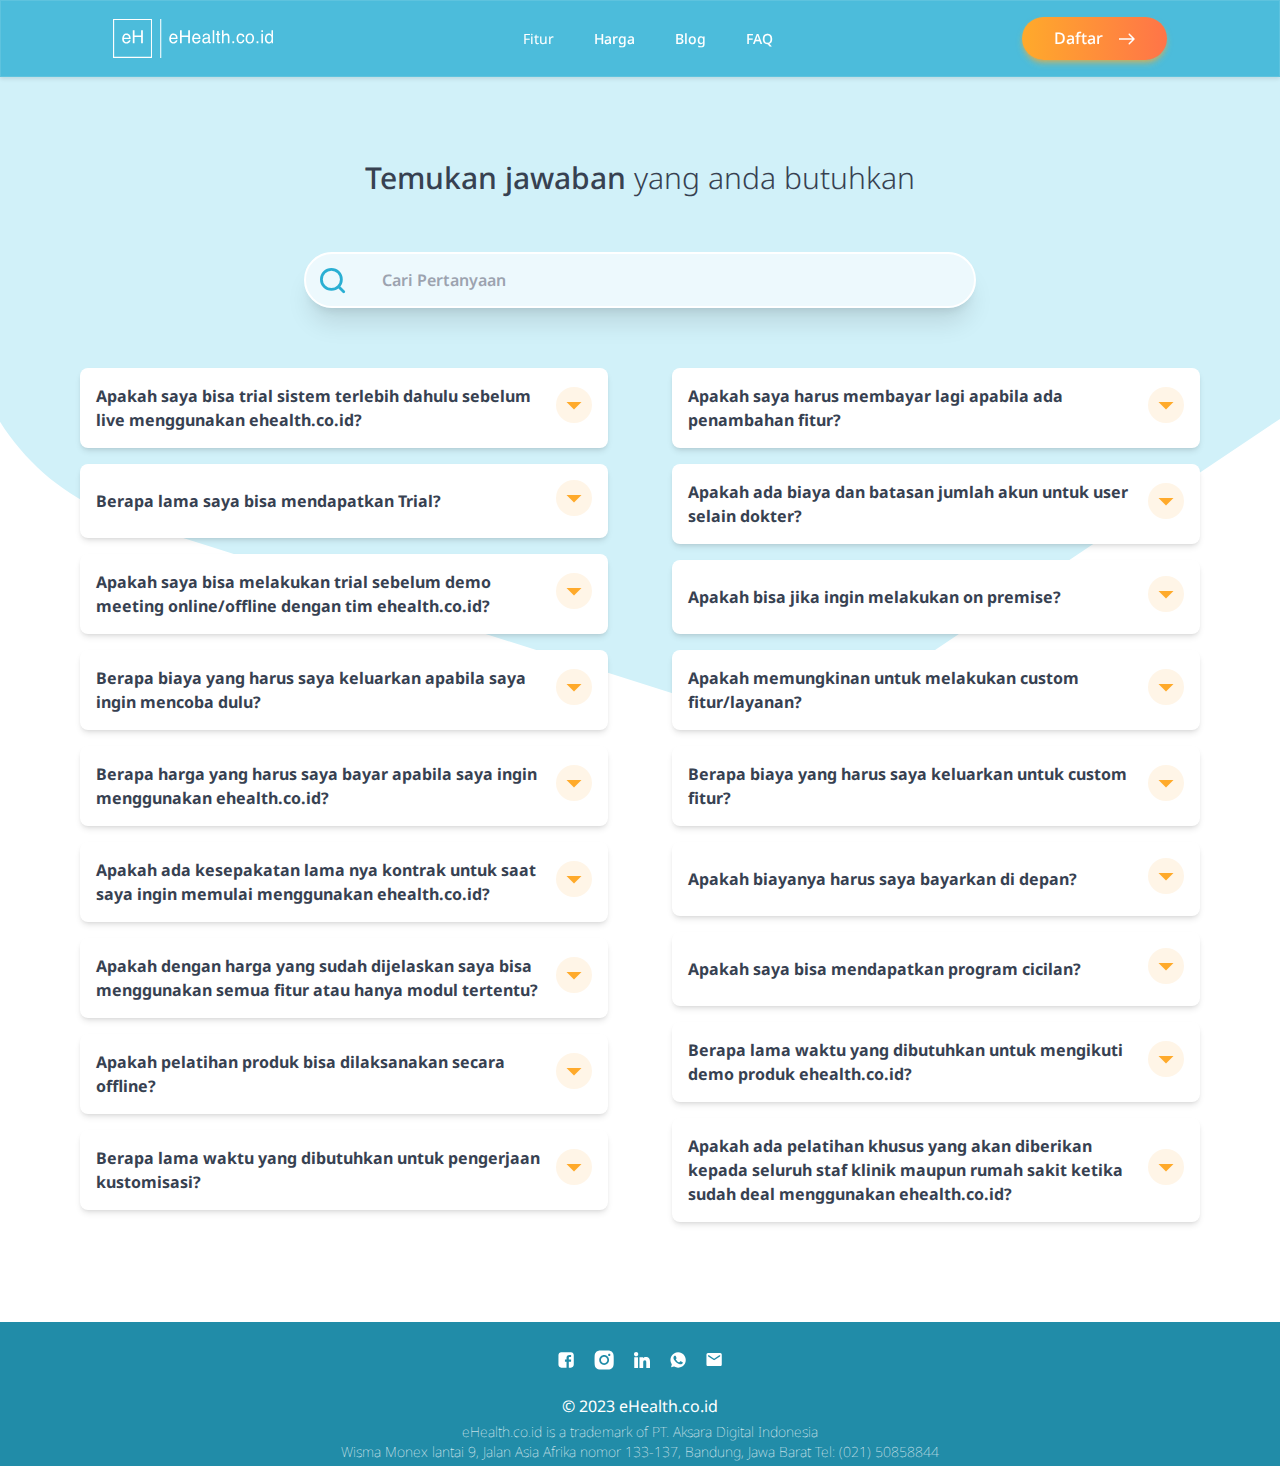
<file: faq/index.html>
<!DOCTYPE html>
<html lang="id">

<head>
  <meta charset="UTF-8">

  <link rel="preconnect" href="https://code.jquery.com">
  <link rel="dns-prefetch" href="https://code.jquery.com">

  <link rel="preconnect" href="https://www.googletagmanager.com">
  <link rel="dns-prefetch" href="https://www.googletagmanager.com">
  <link rel="preconnect" href="https://www.googleoptimize.com">
  <link rel="dns-prefetch" href="https://www.googleoptimize.com">
  <link rel="preconnect" href="https://connect.facebook.net">
  <link rel="dns-prefetch" href="https://connect.facebook.net">
  <link rel="preconnect" href="https://www.facebook.com">
  <link rel="dns-prefetch" href="https://www.facebook.com">

  <link rel="preconnect" href="https://api.ehealth.co.id">
  <link rel="dns-prefetch" href="https://api.ehealth.co.id">

  <meta name="viewport" content="width=device-width, initial-scale=1.0">
  <meta http-equiv="X-UA-Compatible" content="ie=edge">

  <meta name="keywords" content="FAQ ehealth.co.id">
  <meta name="description"
    content="Berapa biaya yang harus saya keluarkan apabila saya ingin mencoba dulu? Tidak ada biaya yang dikeluarkan untuk trial. Anda akan mendapatkan akun dan layanan secara gratis dari kami.">
  <meta name="subject" content="eHealth.co.id">
  <meta name="copyright" content="PT. Aksara Digital Indonesia">
  <meta name="language" content="ID">
  <meta name="robots" content="index,follow">
  <meta name="Classification" content="Business">
  <meta name="author" content="Ibrohim Kholilul Islam, ibrohim@ehealth.co.id">
  <meta name="reply-to" content="info@ehealth.co.id">
  <meta name="url" content="https://ehealth.co.id">
  <meta name="identifier-URL" content="https://ehealth.co.id">
  <meta name="directory" content="submission">
  <meta name="coverage" content="Worldwide">
  <meta name="distribution" content="Global">
  <meta name="rating" content="General">
  <meta name="revisit-after" content="7 days">
  <meta name="target" content="all">
  <meta name="HandheldFriendly" content="True">

  <link rel="canonical" href="https://ehealth.co.id/faq/">

  <script>
    (function (w, d, s, l, i) {
      w[l] = w[l] || []; w[l].push({
        'gtm.start':
          new Date().getTime(), event: 'gtm.js'
      }); var f = d.getElementsByTagName(s)[0],
        j = d.createElement(s), dl = l != 'dataLayer' ? '&l=' + l : ''; j.async = true; j.src =
          'https://www.googletagmanager.com/gtm.js?id=' + i + dl; f.parentNode.insertBefore(j, f);
    })(window, document, 'script', 'dataLayer', 'GTM-NV3CTMW');
  </script>

  <script async src="https://www.googleoptimize.com/optimize.js?id=OPT-KFR2ZQ6"></script>
  <link rel="stylesheet" href="/static/css/tailwind.css">
  <link rel="stylesheet" href="/static/css/mystyle.css">
  <link rel="stylesheet" href="public/css/mystyle.css">
  <link href="/static/css/output.css" rel="stylesheet">
  <title>FAQ | Aplikasi Software eHealth.co.id</title>
  <link rel="icon" type="image/png" href="/static/images/favicon.png" />
</head>

<body>
  <div class="overflow-x-hidden bg-no-repeat bg-local md:bg-contain"
    style="background-image: url('public/images/PolygonLightBlue.svg')">
    <div class="bg-no-repeat bg-local md:bg-contain">
      <!-- Navigation -->
      <nav
        class="glassmorphism w-screen lg:px-28 md:px-20 2xl:px-80 px-6 py-4 bg-fixed fixed inset-x-0 bg-primary z-20">
        <div class="flex flex-row items-center justify-between">
          <a href="/">
            <img class="w-36 md:w-40" alt="logo eHealth.co.id" src="/static/images/Logo-eH.svg">
          </a>
          <ul class=" flex-row gap-x-10 hidden md:flex">
            <li><a class="feature-link text-white font-p-dekstop text-p-mobile hover:text-secondary" href="/fitur/">
                Fitur
              </a></li>
            <li><a class="pricing-link text-white font-p-desktop text-p-mobile hover:text-secondary" href="/harga/">
                Harga
              </a></li>
            <li><a class="blog-link text-white font-p-desktop text-p-mobile hover:text-secondary" href="/blog/"> Blog
              </a>
            </li>
            <li><a class="faq-link text-white font-p-desktop text-p-mobile hover:text-secondary" href="/faq/"> FAQ </a>
            </li>
          </ul>
          <div
            class="hidden md:flex py-2 px-8 items-center gap-x-4 bg-gradient-custom rounded-full shadow-md shadow-secondary-bg hover:shadow-lg hover:shadow-secondary-bg">
            <a href="/mulai-sekarang/" id="register-link"
              class="font-sans font-p-desktop text-p-desktop text-white register-link">Daftar</a>
            <img class="w-4" alt="daftar sekarang" src="/static/images/arrow.svg">
          </div>
          <div id="mobileMenuButton" class="md:hidden flex items-left my-auto">
            <svg xmlns="http://www.w3.org/2000/svg" class="h-7 w-7" fill="none" viewBox="0 0 24 24" stroke="#ffffff">
              <path stroke-linecap="round" stroke-linejoin="round" stroke-width="2" d="M4 6h16M4 12h16M4 18h16" />
            </svg>
            <svg xmlns="http://www.w3.org/2000/svg" class="h-7 w-7 hidden" fill="none" viewBox="0 0 24 24"
              stroke="#ffffff">
              <path stroke-linecap="round" stroke-linejoin="round" stroke-width="2" d="M6 18L18 6M6 6l12 12" />
            </svg>
          </div>
        </div>
        <div id="mobileMenu" class="hidden text-center mx-auto gap-y-4">
          <div>
            <a href="/fitur/"
              class="feature-link block py-2 px-4 font-p-mobile text-p-mobile text-white hover:text-secondary">Fitur</a>
            <a href="/harga/"
              class="pricing-link block py-2 px-4 font-p-mobile text-p-mobile text-white hover:text-secondary">Harga</a>
            <a href="/blog/"
              class="blog-link block py-2 px-4 font-p-mobile text-p-mobile text-white hover:text-secondary">Blog</a>
            <a href="/faq/"
              class="faq-link block py-2 px-4 font-p-mobile text-p-mobile text-white hover:text-secondary">
              FAQ </a>
          </div>
          <div
            class="w-fit py-2 px-8 items-center gap-x-4 bg-gradient-custom rounded-full shadow-md shadow-secondary-bg hover:shadow-lg hover:shadow-secondary-bg flex mx-auto">
            <a href="/mulai-sekarang/" id="reservasi-link"
              class="font-sans font-p-mobile text-p-mobile text-white reservasi-link">Daftar</a>
            <img class="w-4" alt="daftar sekarang" src="/static/images/arrow.svg">
          </div>
        </div>
      </nav>

      <div class="container mx-auto pb-5 pt-20">
        <div class="flex flex-col items-center justify-start min-h-screen p-3 text-gray-700 md:pb-10 md:pt-20 md:px-20">
          <h1 class="text-center text-3xl mx-auto font-sans md:font-medium font-semibold mb-5 md:px-4 px-20">Temukan
            jawaban
            <span class="font-sans font-light"> yang anda butuhkan</span>
          </h1>

          <!-- Component Desktop Version Start -->
          <div class="flex flex-col md:flex items-center justify-center w-full mt-8">
            <div class="flex flex-row justify-center items-center bg-transparent w-full mb-12">
              <!-- search bar -->
              <div class="form-container flex flex-row justify-center items-center w-full md:w-3/5">
                <div class="flex mx-auto justify-center py-1 w-full">
                  <form id="subscribe-form"
                    class="flex border-2 border-white bg-white bg-opacity-60 rounded-full shadow-xl h-14 w-full md:mr-0">
                    <div class="icon-container w-16 h-full">
                      <img class="h-full w-max p-2" src="./public/images/search_icon_transparent.svg" alt="icon search">
                    </div>
                    <input onkeyup="searchFaq()" id="search-input"
                      class="subscribe-input w-full md:text-base text-xs font-semibold text-black bg-transparent rounded-lg"
                      type="text" placeholder="Cari Pertanyaan" />
                  </form>
                </div>
              </div>
            </div>

            <!-- FAQ List -->
            <div class="faq-list-container flex flex-col md:flex-row gap-x-16 justify-between bg-transparent w-full">
              <div id="faq-card-container-column1"
                class="faq-card-container flex flex-col justify-start items-center md:w-1/2">
                <div
                  class="faq-card flex flex-col w-full justify-center bg-white-ehealth p-4 my-2 rounded-lg shadow-md">
                  <div class="question flex flex-row justify-between items-center">
                    <p class="font-bold">Apakah saya bisa trial sistem terlebih dahulu sebelum live menggunakan
                      ehealth.co.id?</p>
                  </div>
                  <div class="answer flex flex-col">
                    <p class="border-t-2 pt-2 mt-2">Kami sangat senang apabila Anda tertarik untuk trial dengan
                      ehealth.co.id. Anda bisa mulai berlangganan saat Anda telah mendapatkan manfaat dengan menggunakan
                      layanan kami.</p>
                  </div>
                </div>
                <div
                  class="faq-card flex flex-col w-full justify-center bg-white-ehealth p-4 my-2 rounded-lg shadow-md">
                  <div class="question flex flex-row justify-between items-center">
                    <p class="font-bold">Berapa lama saya bisa mendapatkan Trial?</p>
                  </div>
                  <div class="answer flex flex-col">
                    <p class="border-t-2 pt-2 mt-2">Masa trial berlangsung selama 14 hari, hal ini berdasarkan
                      pengalaman kami pada klinik-klinik yang sebelumnya pernah trial. Namun, apabila 14 hari tidak
                      cukup, Anda perlu mengkonfirmasi ke kami dulu melakukan perpanjangan masa trial.</p>
                  </div>
                </div>
                <div
                  class="faq-card flex flex-col w-full justify-center bg-white-ehealth p-4 my-2 rounded-lg shadow-md">
                  <div class="question flex flex-row justify-between items-center">
                    <p class="font-bold">Apakah saya bisa melakukan trial sebelum demo meeting online/offline dengan tim
                      ehealth.co.id?</p>
                  </div>
                  <div class="answer flex flex-col">
                    <p class="border-t-2 pt-2 mt-2">Mohon maaf tidak bisa. Meskipun klinik yang melakukan trial akan
                      dibekali dengan manual book sistem penggunaan ehealth.co.id, demo meeting perlu dilakukan terlebih
                      dahulu sebelum trial.</p>
                  </div>
                </div>
                <div
                  class="faq-card flex flex-col w-full justify-center bg-white-ehealth p-4 my-2 rounded-lg shadow-md">
                  <div class="question flex flex-row justify-between items-center">
                    <p class="font-bold">Berapa biaya yang harus saya keluarkan apabila saya ingin mencoba dulu?</p>
                  </div>
                  <div class="answer flex flex-col">
                    <p class="border-t-2 pt-2 mt-2">Tidak ada biaya yang dikeluarkan untuk trial. Anda akan mendapatkan
                      akun dan layanan secara gratis dari kami.</p>
                  </div>
                </div>
                <div
                  class="faq-card flex flex-col w-full justify-center bg-white-ehealth p-4 my-2 rounded-lg shadow-md">
                  <div class="question flex flex-row justify-between items-center">
                    <p class="font-bold">Berapa harga yang harus saya bayar apabila saya ingin menggunakan
                      ehealth.co.id?</p>
                  </div>
                  <div class="answer flex flex-col">
                    <p class="border-t-2 pt-2 mt-2">Sistem pembayaran ehealth.co.id berbentuk langganan yang dibayarkan
                      setiap bulan yaitu sebesar Rp250.000/dokter/bulan. Besarnya biaya yang dibayarkan sesuai dengan
                      jumlah dokter yang dimiliki klinik atau rumah sakit Anda.</p>
                  </div>
                </div>
                <div
                  class="faq-card flex flex-col w-full justify-center bg-white-ehealth p-4 my-2 rounded-lg shadow-md">
                  <div class="question flex flex-row justify-between items-center">
                    <p class="font-bold">Apakah ada kesepakatan lama nya kontrak untuk saat saya ingin memulai
                      menggunakan ehealth.co.id?</p>
                  </div>
                  <div class="answer flex flex-col">
                    <p class="border-t-2 pt-2 mt-2">Di awal penggunaan, Anda perlu kontrak selama 3 bulan dengan kami.
                      Setelah 3 bulan tidak ada kontrak yang perlu dilanjutkan jadi Anda bisa memutus langganan
                      ehealth.co.id kapan saja apabila sudah tidak diperlukan.</p>
                  </div>
                </div>
                <div
                  class="faq-card flex flex-col w-full justify-center bg-white-ehealth p-4 my-2 rounded-lg shadow-md">
                  <div class="question flex flex-row justify-between items-center">
                    <p class="font-bold">Apakah dengan harga yang sudah dijelaskan saya bisa menggunakan semua fitur
                      atau hanya modul tertentu?</p>
                  </div>
                  <div class="answer flex flex-col">
                    <p class="border-t-2 pt-2 mt-2">Fitur kami tidak dipisahkan berdasarkan modul, jadi dengan biaya
                      yang sudah dijelaskan Anda dapat menggunakan semua fitur yang kami miliki.</p>
                  </div>
                </div>
                <div
                  class="faq-card flex flex-col w-full justify-center bg-white-ehealth p-4 my-2 rounded-lg shadow-md">
                  <div class="question flex flex-row justify-between items-center">
                    <p class="font-bold">Apakah pelatihan produk bisa dilaksanakan secara offline?</p>
                  </div>
                  <div class="answer flex flex-col">
                    <p class="border-t-2 pt-2 mt-2">Pelatihan yang dilaksanakan secara offline akan dikenakan biaya
                      sebesar Rp. 1.000.000.</p>
                  </div>
                </div>
                <div
                  class="faq-card flex flex-col w-full justify-center bg-white-ehealth p-4 my-2 rounded-lg shadow-md">
                  <div class="question flex flex-row justify-between items-center">
                    <p class="font-bold">Berapa lama waktu yang dibutuhkan untuk pengerjaan kustomisasi?</p>
                  </div>
                  <div class="answer flex flex-col">
                    <p class="border-t-2 pt-2 mt-2">Lamanya waktu yang dibutuhkan akan berbeda tergantung pada tingkat
                      kesulitan kustomisasi-nya.</p>
                  </div>
                </div>
              </div>
              <div id="faq-card-container-column2"
                class="faq-card-container flex flex-col justify-start items-center md:w-1/2">
                <div
                  class="faq-card flex flex-col w-full justify-center bg-white-ehealth p-4 my-2 rounded-lg shadow-md">
                  <div class="question flex flex-row justify-between items-center">
                    <p class="font-bold">Apakah saya harus membayar lagi apabila ada penambahan fitur?</p>
                  </div>
                  <div class="answer flex flex-col">
                    <p class="border-t-2 pt-2 mt-2">Untuk setiap fitur yang kami kembangkan, Anda tidak perlu
                      mengeluarkan biaya tambahan untuk dapat menikmati update fitur tersebut.</p>
                  </div>
                </div>
                <div
                  class="faq-card flex flex-col w-full justify-center bg-white-ehealth p-4 my-2 rounded-lg shadow-md">
                  <div class="question flex flex-row justify-between items-center">
                    <p class="font-bold">Apakah ada biaya dan batasan jumlah akun untuk user selain dokter?</p>
                  </div>
                  <div class="answer flex flex-col">
                    <p class="border-t-2 pt-2 mt-2">Biaya yang kami kenakan hanya untuk banyaknya jumlah dokter. Untuk
                      akun user selain dokter tidak dikenakan biaya apapun dan jumlah akunnya pun tidak ada batasan.</p>
                  </div>
                </div>
                <div
                  class="faq-card flex flex-col w-full justify-center bg-white-ehealth p-4 my-2 rounded-lg shadow-md">
                  <div class="question flex flex-row justify-between items-center">
                    <p class="font-bold">Apakah bisa jika ingin melakukan on premise?</p>
                  </div>
                  <div class="answer flex flex-col">
                    <p class="border-t-2 pt-2 mt-2">Bisa. Namun ada perbedaan biaya dengan pembayaran langganan yang
                      sudah ditentukan. Besaran biayanya perlu didiskusikan dengan tim kami.</p>
                  </div>
                </div>
                <div
                  class="faq-card flex flex-col w-full justify-center bg-white-ehealth p-4 my-2 rounded-lg shadow-md">
                  <div class="question flex flex-row justify-between items-center">
                    <p class="font-bold">Apakah memungkinan untuk melakukan custom fitur/layanan?</p>
                  </div>
                  <div class="answer flex flex-col">
                    <p class="border-t-2 pt-2 mt-2">Kami senang membantu Anda dalam membuat layanan yang sesuai dengan
                      kebutuhan Anda. Sangat memungkinkan untuk kami membuatkan custom fitur/layanan.</p>
                  </div>
                </div>
                <div
                  class="faq-card flex flex-col w-full justify-center bg-white-ehealth p-4 my-2 rounded-lg shadow-md">
                  <div class="question flex flex-row justify-between items-center">
                    <p class="font-bold">Berapa biaya yang harus saya keluarkan untuk custom fitur?</p>
                  </div>
                  <div class="answer flex flex-col">
                    <p class="border-t-2 pt-2 mt-2">Kami perlu menganalisis terlebih dahulu fitur seperti apa yang perlu
                      di custom. Apabila kami mengkategorikan sebagai minor custom maka Anda tidak perlu membayar
                      biayanya. Namun, apabila termasuk major custom kami mengenakan biaya berdasarkan man hours.</p>
                  </div>
                </div>
                <div
                  class="faq-card flex flex-col w-full justify-center bg-white-ehealth p-4 my-2 rounded-lg shadow-md">
                  <div class="question flex flex-row justify-between items-center">
                    <p class="font-bold">Apakah biayanya harus saya bayarkan di depan?</p>
                  </div>
                  <div class="answer flex flex-col">
                    <p class="border-t-2 pt-2 mt-2">Tidak ada biaya investasi yang harus Anda keluarkan di awal. Anda
                      hanya perlu membayar biaya langganan per bulan saja.</p>
                  </div>
                </div>
                <div
                  class="faq-card flex flex-col w-full justify-center bg-white-ehealth p-4 my-2 rounded-lg shadow-md">
                  <div class="question flex flex-row justify-between items-center">
                    <p class="font-bold">Apakah saya bisa mendapatkan program cicilan?</p>
                  </div>
                  <div class="answer flex flex-col">
                    <p class="border-t-2 pt-2 mt-2">Untuk kustomisasi dengan biaya ≥Rp5.000.000 bisa dilakukan
                      pembayaran dengan cicilan selama 12 bulan dengan syarat kontrak menggunakan ehealth selama 1
                      tahun.</p>
                  </div>
                </div>
                <div
                  class="faq-card flex flex-col w-full justify-center bg-white-ehealth p-4 my-2 rounded-lg shadow-md">
                  <div class="question flex flex-row justify-between items-center">
                    <p class="font-bold">Berapa lama waktu yang dibutuhkan untuk mengikuti demo produk ehealth.co.id?
                    </p>
                  </div>
                  <div class="answer flex flex-col">
                    <p class="border-t-2 pt-2 mt-2">Demo produk biasanya membutuhkan waktu selama kurang lebih satu jam
                      dan dilaksanakan secara online menggunakan aplikasi Zoom.</p>
                  </div>
                </div>
                <div
                  class="faq-card flex flex-col w-full justify-center bg-white-ehealth p-4 my-2 rounded-lg shadow-md">
                  <div class="question flex flex-row justify-between items-center">
                    <p class="font-bold">Apakah ada pelatihan khusus yang akan diberikan kepada seluruh staf klinik
                      maupun rumah sakit ketika sudah deal menggunakan ehealth.co.id?</p>
                  </div>
                  <div class="answer flex flex-col">
                    <p class="border-t-2 pt-2 mt-2">Tim ehealth.co.id akan memberikan pelatihan secara online kepada
                      seluruh staf selama kurang lebih 2 jam.</p>
                  </div>
                </div>
              </div>
            </div>
          </div>
          <!-- Component End  -->

          <!-- Component Mobile Version Start -->
          <!-- Component End  -->
        </div>
      </div>
    </div>

    <div class="bg-blue-ehealth mt-8">
      <footer class="text-center text-white" style="background-color: rgba(0, 0, 0, 0.2);">
        <div class="container px-6 pt-6 text-center mx-auto pb-6">
          <a href="https://www.facebook.com/ehealth.co.id/" target="_blank"><img
              class="inline-block my-auto lazyload px-2 w-8" data-src="/static/images/facebook.svg"
              alt="Icon facebook"></a>
          <a href="https://www.instagram.com/ehealth_indonesia/" target="_blank"><img
              class="inline-block my-auto lazyload px-2 w-9" data-src="/static/images/instagram.svg"
              alt="Icon instagram"></a>
          <a href="https://www.linkedin.com/company/ehealth-co-id/" target="_blank"><img
              class="inline-block my-auto lazyload px-2 w-8" data-src="/static/images/linkedin.svg"
              alt="Icon linkedin"></a>
          <a href="https://wa.me/622150858844" target="_blank"><img class="inline-block my-auto lazyload px-2 w-8"
              data-src="/static/images/whatsapp.svg" alt="Icon whatsapp"></a>
          <a href="mailto:info@ehealth.co.id" target="_blank"><img class="inline-block my-auto lazyload px-2 w-8"
              data-src="/static/images/email.svg" alt="Icon email"></a>
        </div>
        <div class="text-center px-4">
          © 2023
          <a class="text-whitehite">eHealth.co.id</a>
        </div>
        <div class="text-center font-thin py-1 text-sm">
          eHealth.co.id is a trademark of PT. Aksara Digital Indonesia <br />
          Wisma Monex lantai 9, Jalan Asia Afrika nomor 133-137, Bandung, Jawa Barat Tel: (021) 50858844
        </div>
      </footer>
    </div>
  </div>

  <script async src="/static/js/lazysizes.min.js"></script>

  <!-- Facebook Pixel Code -->
  <script>
    !function (f, b, e, v, n, t, s) {
      if (f.fbq) return; n = f.fbq = function () {
        n.callMethod ?
          n.callMethod.apply(n, arguments) : n.queue.push(arguments)
      };
      if (!f._fbq) f._fbq = n; n.push = n; n.loaded = !0; n.version = '2.0';
      n.queue = []; t = b.createElement(e); t.async = !0;
      t.src = v; s = b.getElementsByTagName(e)[0];
      s.parentNode.insertBefore(t, s)
    }(window, document, 'script',
      'https://connect.facebook.net/en_US/fbevents.js');
    fbq('init', '382584023005404');
    fbq('track', 'PageView');
  </script>
  <noscript><img height="1" width="1" style="display:none"
      src="https://www.facebook.com/tr?id=382584023005404&ev=PageView&noscript=1" /></noscript>
  <!-- End Facebook Pixel Code -->

  <script type="text/javascript">
    (function (f, b) {
      if (!b.__SV) {
        var e, g, i, h; window.mixpanel = b; b._i = []; b.init = function (e, f, c) {
          function g(a, d) { var b = d.split("."); 2 == b.length && (a = a[b[0]], d = b[1]); a[d] = function () { a.push([d].concat(Array.prototype.slice.call(arguments, 0))) } } var a = b; "undefined" !== typeof c ? a = b[c] = [] : c = "mixpanel"; a.people = a.people || []; a.toString = function (a) { var d = "mixpanel"; "mixpanel" !== c && (d += "." + c); a || (d += " (stub)"); return d }; a.people.toString = function () { return a.toString(1) + ".people (stub)" }; i = "disable time_event track track_pageview track_links track_forms track_with_groups add_group set_group remove_group register register_once alias unregister identify name_tag set_config reset opt_in_tracking opt_out_tracking has_opted_in_tracking has_opted_out_tracking clear_opt_in_out_tracking start_batch_senders people.set people.set_once people.unset people.increment people.append people.union people.track_charge people.clear_charges people.delete_user people.remove".split(" ");
          for (h = 0; h < i.length; h++)g(a, i[h]); var j = "set set_once union unset remove delete".split(" "); a.get_group = function () { function b(c) { d[c] = function () { call2_args = arguments; call2 = [c].concat(Array.prototype.slice.call(call2_args, 0)); a.push([e, call2]) } } for (var d = {}, e = ["get_group"].concat(Array.prototype.slice.call(arguments, 0)), c = 0; c < j.length; c++)b(j[c]); return d }; b._i.push([e, f, c])
        }; b.__SV = 1.2; e = f.createElement("script"); e.type = "text/javascript"; e.async = !0; e.src = "undefined" !== typeof MIXPANEL_CUSTOM_LIB_URL ?
          MIXPANEL_CUSTOM_LIB_URL : "file:" === f.location.protocol && "//cdn.mxpnl.com/libs/mixpanel-2-latest.min.js".match(/^\/\//) ? "https://cdn.mxpnl.com/libs/mixpanel-2-latest.min.js" : "//cdn.mxpnl.com/libs/mixpanel-2-latest.min.js"; g = f.getElementsByTagName("script")[0]; g.parentNode.insertBefore(e, g)
      }
    })(document, window.mixpanel || []);
  </script>

  <script>(function (w, d, s, l, i) {
      w[l] = w[l] || []; w[l].push({
        'gtm.start':
          new Date().getTime(), event: 'gtm.js'
      }); var f = d.getElementsByTagName(s)[0],
        j = d.createElement(s), dl = l != 'dataLayer' ? '&l=' + l : ''; j.async = true; j.src =
          'https://www.googletagmanager.com/gtm.js?id=' + i + dl; f.parentNode.insertBefore(j, f);
    })(window, document, 'script', 'dataLayer', 'GTM-NV3CTMW');</script>

  <script defer src="https://code.jquery.com/jquery-3.5.1.min.js"
    integrity="sha256-9/aliU8dGd2tb6OSsuzixeV4y/faTqgFtohetphbbj0=" crossorigin="anonymous"></script>
  <script defer src="/static/js/fp.min.js"></script>
  <script defer src="https://s3-ap-southeast-1.amazonaws.com/qiscus-sdk/public/qismo/qismo-v4.js"></script>
  <script defer src="/static/js/index.js"></script>
  <script src="./index.js"></script>
</body>

</html>
</file>
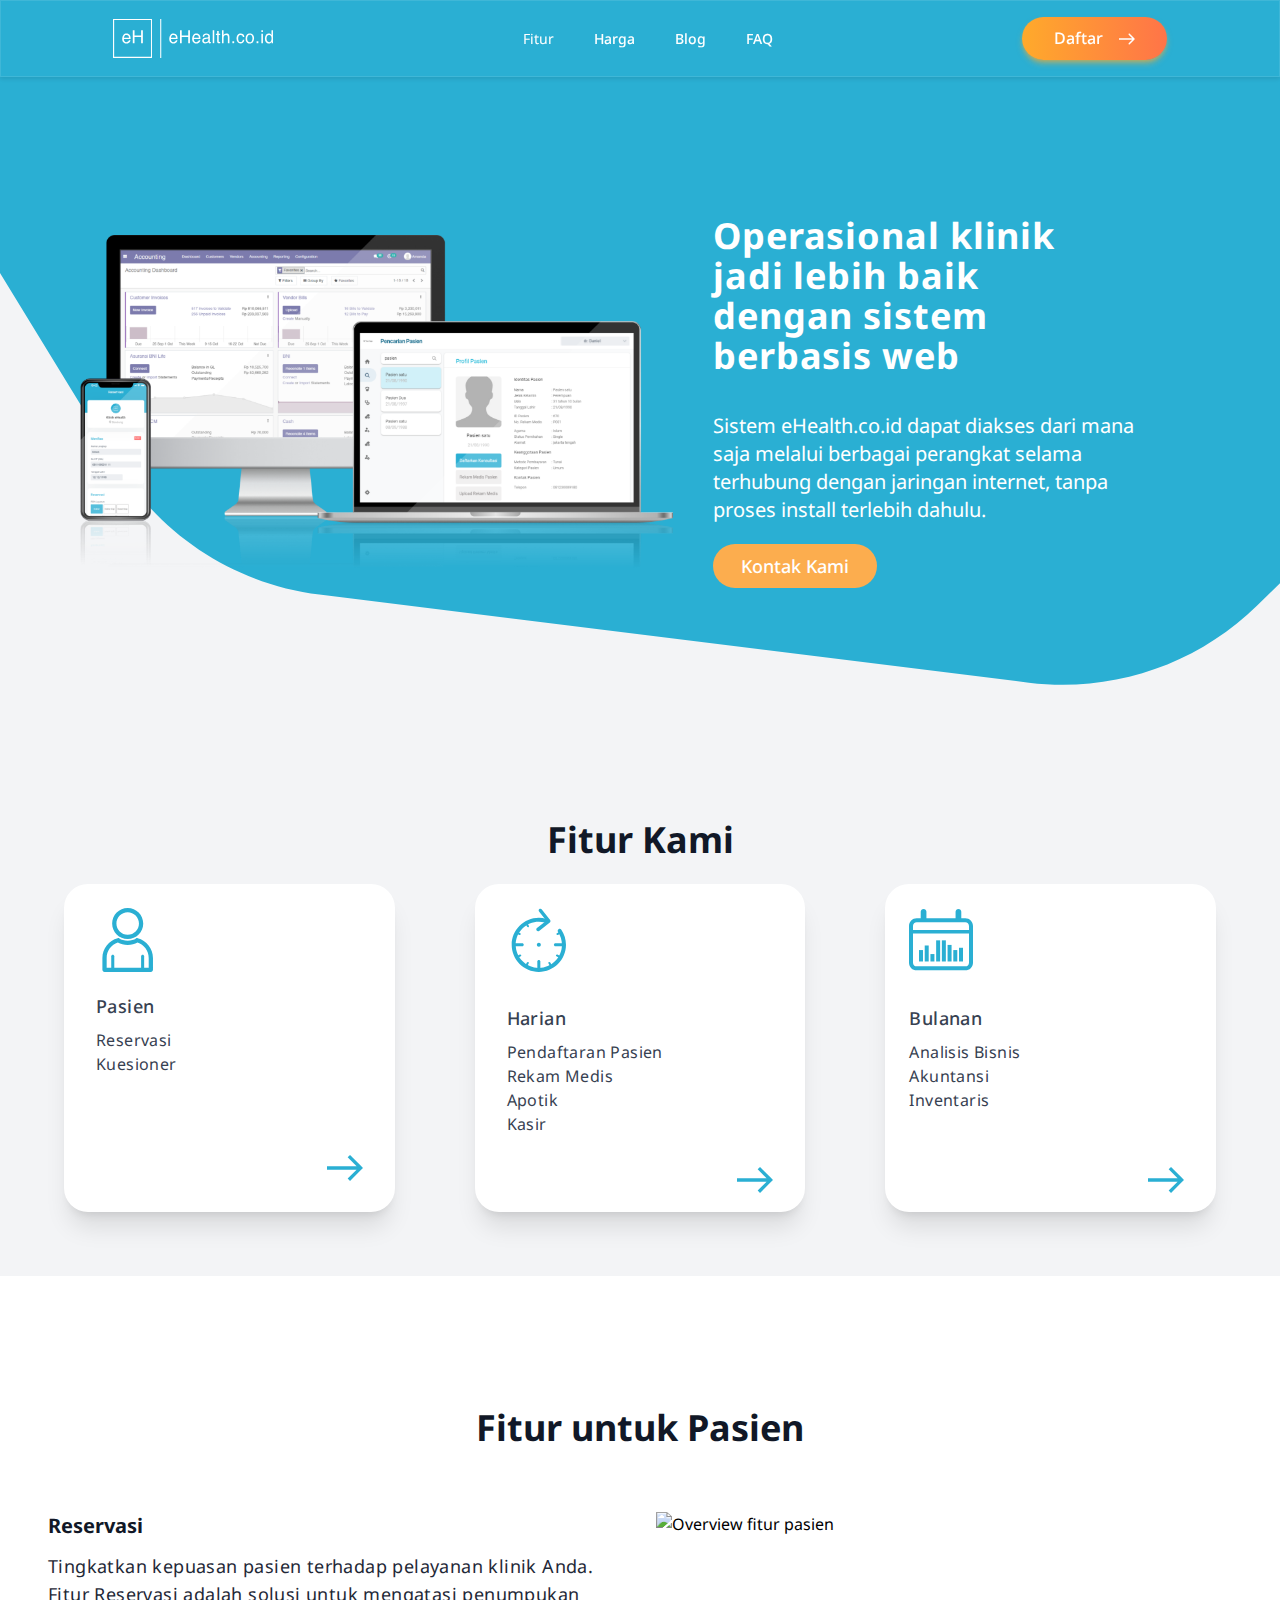
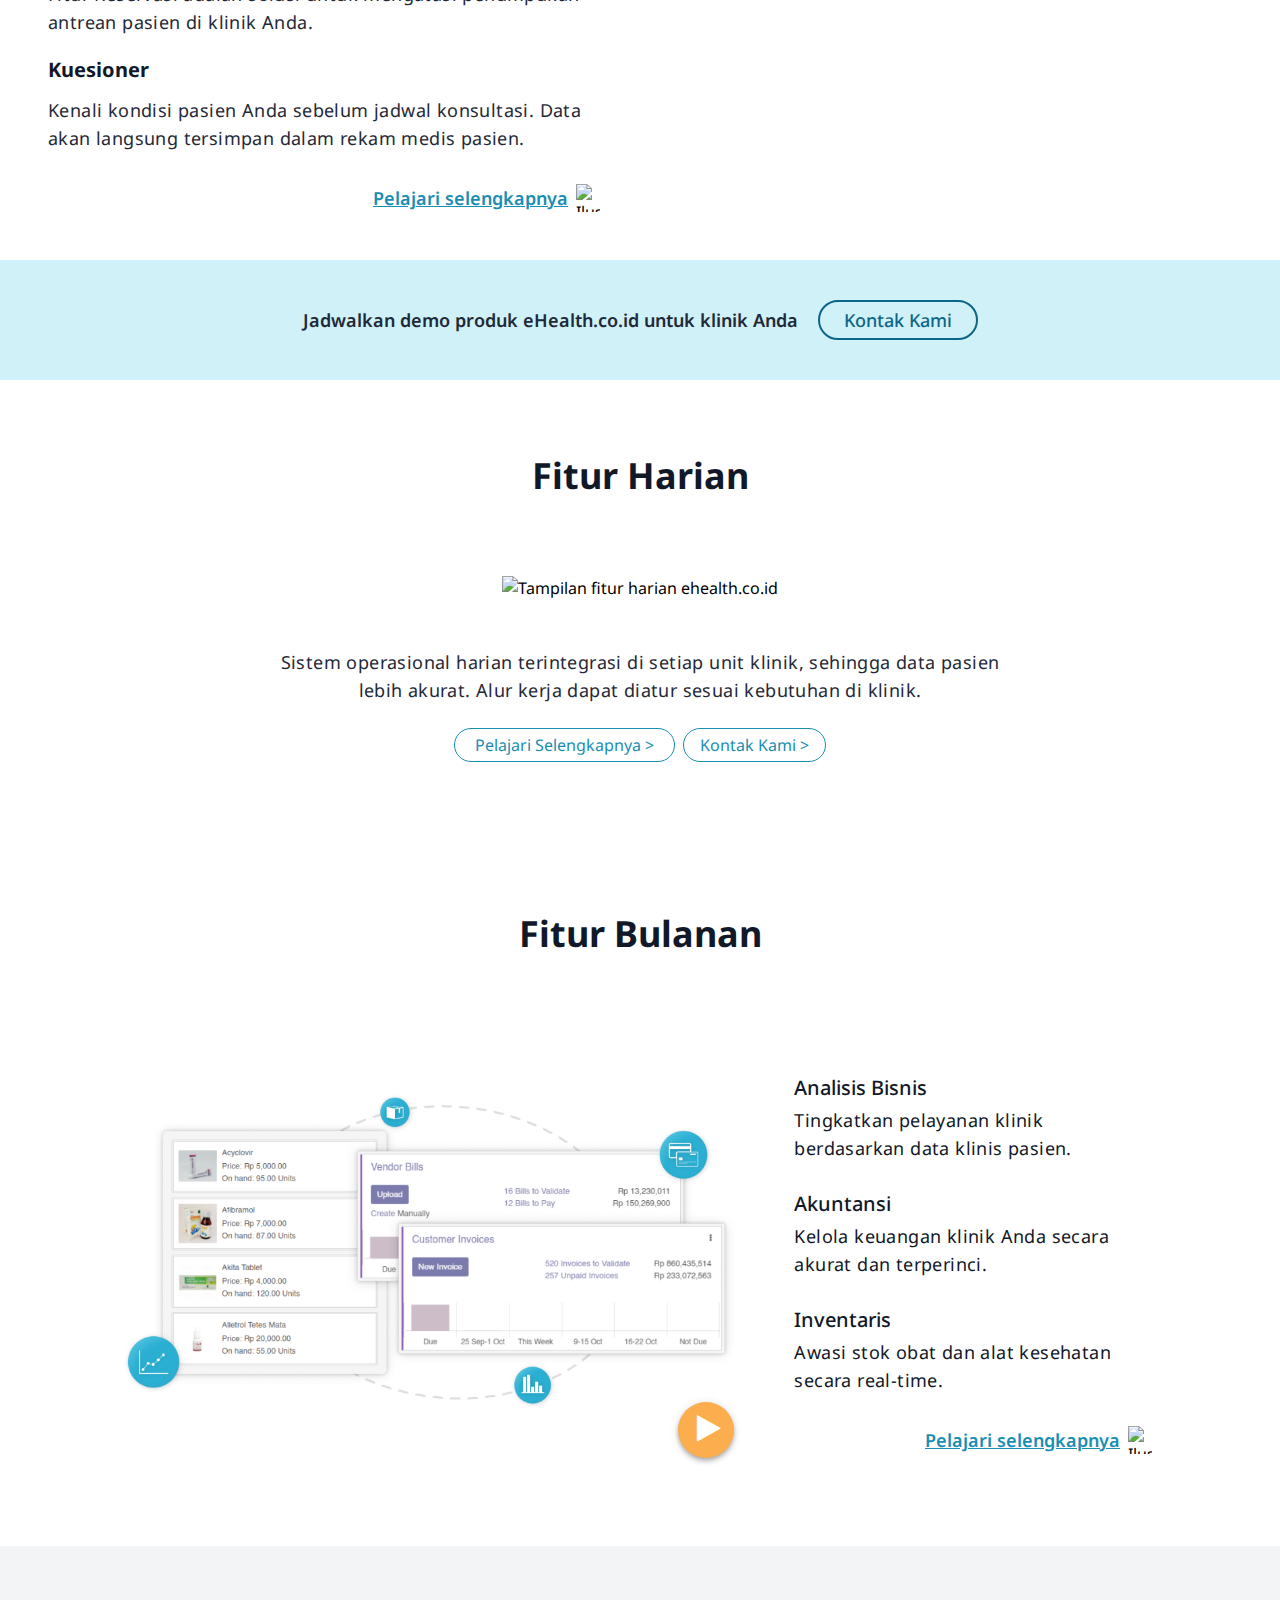
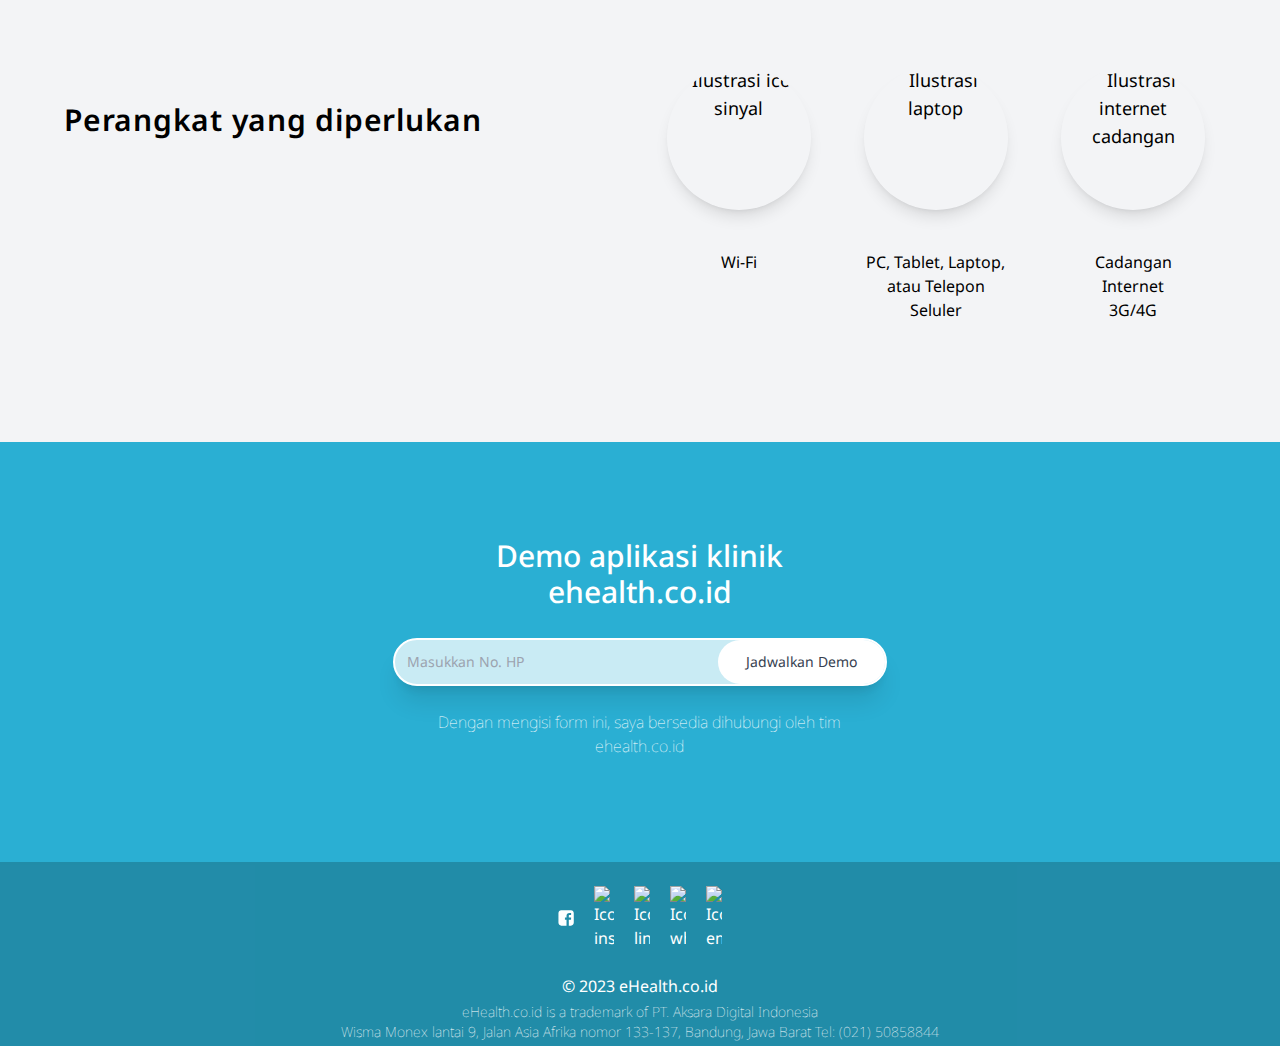
<file: fitur/index.html>
<!DOCTYPE html>
<html lang="id">

<head>
  <meta charset="UTF-8">

  <link rel="preconnect" href="https://code.jquery.com">
  <link rel="dns-prefetch" href="https://code.jquery.com">

  <link rel="preconnect" href="https://www.googletagmanager.com">
  <link rel="dns-prefetch" href="https://www.googletagmanager.com">
  <link rel="preconnect" href="https://www.googleoptimize.com">
  <link rel="dns-prefetch" href="https://www.googleoptimize.com">
  <link rel="preconnect" href="https://connect.facebook.net">
  <link rel="dns-prefetch" href="https://connect.facebook.net">
  <link rel="preconnect" href="https://www.facebook.com">
  <link rel="dns-prefetch" href="https://www.facebook.com">

  <link rel="preconnect" href="https://api.ehealth.co.id">
  <link rel="dns-prefetch" href="https://api.ehealth.co.id">

  <meta name="viewport" content="width=device-width, initial-scale=1.0">
  <meta http-equiv="X-UA-Compatible" content="ie=edge">

  <meta name="keywords" content="Fitur ehealth.co.id">
  <meta name="description" content="Dapat diakses dari mana saja melalui berbagai perangkat selama terhubung dengan jaringan internet, tanpa proses install terlebih dahulu.">
  <meta name="subject" content="eHealth.co.id">
  <meta name="copyright" content="PT. Aksara Digital Indonesia">
  <meta name="language" content="ID">
  <meta name="robots" content="index,follow">
  <meta name="Classification" content="Business">
  <meta name="author" content="Ibrohim Kholilul Islam, ibrohim@ehealth.co.id">
  <meta name="reply-to" content="info@ehealth.co.id">
  <meta name="url" content="https://ehealth.co.id">
  <meta name="identifier-URL" content="https://ehealth.co.id">
  <meta name="directory" content="submission">
  <meta name="coverage" content="Worldwide">
  <meta name="distribution" content="Global">
  <meta name="rating" content="General">
  <meta name="revisit-after" content="7 days">
  <meta name="target" content="all">
  <meta name="HandheldFriendly" content="True">

  <link rel="canonical" href="https://ehealth.co.id/fitur/">

  <script>
    (function (w, d, s, l, i) {
      w[l] = w[l] || []; w[l].push({
        'gtm.start':
          new Date().getTime(), event: 'gtm.js'
      }); var f = d.getElementsByTagName(s)[0],
        j = d.createElement(s), dl = l != 'dataLayer' ? '&l=' + l : ''; j.async = true; j.src =
          'https://www.googletagmanager.com/gtm.js?id=' + i + dl; f.parentNode.insertBefore(j, f);
    })(window, document, 'script', 'dataLayer', 'GTM-NV3CTMW');
  </script>

  <script async src="https://www.googleoptimize.com/optimize.js?id=OPT-KFR2ZQ6"></script>
  <link rel="stylesheet" href="/static/css/tailwind.css">
  <link rel="stylesheet" href="public/css/mystyle.css">
  <link href="/static/css/output.css" rel="stylesheet">
  <link rel="stylesheet" href="//cdnjs.cloudflare.com/ajax/libs/font-awesome/4.7.0/css/font-awesome.min.css">

  <title>Fitur | Software Klinik eHealth.co.id</title>
  <link rel="icon" type="image/png" href="/static/images/favicon.png" />
</head>

<body>

  <noscript><iframe src="https://www.googletagmanager.com/ns.html?id=GTM-NV3CTMW" height="0" width="0"
      style="display:none;visibility:hidden"></iframe></noscript>

  <div class="overflow-x-hidden">
    <div class="bg-gray-100">
      <div class="bg-no-repeat bg-blue-ehealth md:bg-cover md:bg-polygon">
    <!-- navigation -->
    <nav class="glassmorphism w-screen lg:px-28 md:px-20 2xl:px-80 px-6 py-4 bg-fixed fixed inset-x-0 bg-primary z-20">
      <div class="flex flex-row items-center justify-between">
        <a href="/">
          <img class="w-36 md:w-40" alt="logo eHealth.co.id" src="/static/images/Logo-eH.svg">
        </a>
        <ul class=" flex-row gap-x-10 hidden md:flex">
          <li><a class="feature-link text-white font-p-dekstop text-p-mobile hover:text-secondary" href="/fitur/"> Fitur
            </a></li>
          <li><a class="pricing-link text-white font-p-desktop text-p-mobile hover:text-secondary" href="/harga/"> Harga
            </a></li>
          <li><a class="blog-link text-white font-p-desktop text-p-mobile hover:text-secondary" href="/blog/"> Blog </a>
          </li>
          <li><a class="faq-link text-white font-p-desktop text-p-mobile hover:text-secondary" href="/faq/"> FAQ </a></li>
        </ul>
        <div
          class="hidden md:flex py-2 px-8 items-center gap-x-4 bg-gradient-custom rounded-full shadow-md shadow-secondary-bg hover:shadow-lg hover:shadow-secondary-bg">
          <a href="/mulai-sekarang/" id="register-link"
            class="font-sans font-p-desktop text-p-desktop text-white register-link">Daftar</a>
          <img class="w-4" alt="daftar sekarang" src="/static/images/arrow.svg">
        </div>
        <div id="mobileMenuButton" class="md:hidden flex items-left my-auto">
          <svg xmlns="http://www.w3.org/2000/svg" class="h-7 w-7" fill="none" viewBox="0 0 24 24" stroke="#ffffff">
            <path stroke-linecap="round" stroke-linejoin="round" stroke-width="2" d="M4 6h16M4 12h16M4 18h16" />
          </svg>
          <svg xmlns="http://www.w3.org/2000/svg" class="h-7 w-7 hidden" fill="none" viewBox="0 0 24 24" stroke="#ffffff">
            <path stroke-linecap="round" stroke-linejoin="round" stroke-width="2" d="M6 18L18 6M6 6l12 12" />
          </svg>
        </div>
      </div>
      <div id="mobileMenu" class="hidden text-center mx-auto gap-y-4">
        <div>
          <a href="/fitur/"
            class="feature-link block py-2 px-4 font-p-mobile text-p-mobile text-white hover:text-secondary">Fitur</a>
          <a href="/harga/"
            class="pricing-link block py-2 px-4 font-p-mobile text-p-mobile text-white hover:text-secondary">Harga</a>
          <a href="/blog/"
            class="blog-link block py-2 px-4 font-p-mobile text-p-mobile text-white hover:text-secondary">Blog</a>
          <a href="/faq/" class="faq-link block py-2 px-4 font-p-mobile text-p-mobile text-white hover:text-secondary">
            FAQ </a>
        </div>
        <div
          class="w-fit py-2 px-8 items-center gap-x-4 bg-gradient-custom rounded-full shadow-md shadow-secondary-bg hover:shadow-lg hover:shadow-secondary-bg flex mx-auto">
          <a href="/mulai-sekarang/" id="reservasi-link"
            class="font-sans font-p-mobile text-p-mobile text-white reservasi-link">Daftar</a>
          <img class="w-4" alt="daftar sekarang" src="/static/images/arrow.svg">
        </div>
      </div>
    </nav>
        <div class="container flex flex-col md:flex-row md:mx-auto md:px-20 md:pt-44 md:pb-36">
          <div class="md:hidden pt-32">
            <div class="items-center float-right">
              <img class="" src="public/images/Fitur ehealth on devices small.png" alt="Fitur ehealth on device">
            </div>

          </div>
          <div class="hidden md:block w-3/4 flex items-center justify-center self-center">
            <div class="w-full">
              <img class="" src="public/images/Fitur ehealth on devices large 01 1.png" alt="Fitur ehealth on device">
            </div>
          </div>
          <div class="mx-auto pb-10 md:pt-10 md:w-4/6">
            <div>
              <h1 class="tracking-wide text-center md:text-left px-10 md:pr-32 font-sans md:text-4xl text-3xl text-white font-bold">
                Operasional klinik jadi lebih baik dengan sistem berbasis web
              </h1>
            </div>
            <div class="container mx-auto pt-9 px-10">
              <h1 class="mx-auto text-center md:text-left font-sans md:text-xl text-lg text-white font-normal">
                Sistem eHealth.co.id dapat diakses dari mana saja melalui berbagai perangkat selama terhubung dengan jaringan internet, tanpa proses install terlebih dahulu.
              </h1>
            </div>
            <div class="flex mx-auto justify-center md:justify-start md:px-10 pt-5">
              <button
                class="contact-us text-white lg:text-lg md:text-base text-lg md:font-medium font-medium bg-yellow-ehealth rounded-full py-2 md:px-7 px-24">
                Kontak Kami
              </button>
            </div>
          </div>
        </div>
      </div>
      <div class="container mx-auto pt-12 pb-4">
        <div class="text-center">
          <h1 class="mx-auto md:text-4xl text-2xl font-sans font-bold text-gray-900">Fitur Kami</h1>
        </div>
        <section>
          <div class="flex flex-wrap mx-6 pb-8 pt-2">
            <div class="lg:w-1/3 md:w-1/2 w-full py-4 lg:px-10">
              <div
                class="mx-auto md:flex-col flex-row md:pb-10 bg-white border-1 border-gray-300 rounded-3xl tracking-wide shadow-xl">
                <div class="lg:h-72">
                  <div class="md:py-6 px-8 pt-8 w-full flex-col flex">
                    <div class="md:w-full w-1/5 flex pb-2">
                      <img data-src="public/images/IconPasien.svg"
                        class="lazyload md:w-16 md:h-16 sm:w-12 sm:h-12 w-10 h-10" alt="Ilustrasi icon pasien">
                    </div>
                    <div class="text-gray-700 w-4/5">
                      <h2 class="text-lg mx-auto font-sans font-medium mb-2 md:mt-3">Pasien</h2>
                      <div class="text-gray-700 w-4/5 flex flex-col">
                        <span class="text-left font-sans md:text-base text-sm pr-2">Reservasi</span>
                        <span class="text-left font-sans md:text-base text-sm md:pb-12">Kuesioner</span>
                      </div>
                    </div>
                  </div>
                  <div class="flex flex-col justify-center items-end my-auto pb-3 mr-8">
                    <a href="#fitur-pasien">
                      <img class="lazyload h-10 w-9" data-src="public/images/Union.svg" alt="Ilustrasi panah">
                    </a>
                  </div>
                </div>
              </div>
            </div>
            <div class="lg:w-1/3 md:w-1/2 w-full py-4 lg:px-10">
              <div
                class="mx-auto md:flex-col flex-row md:pb-10 bg-white border-1 border-gray-300 rounded-3xl tracking-wide shadow-xl">
                <div class="lg:h-72">
                  <div class="md:py-6 px-8 pt-8 w-full flex-col flex">
                    <div class="md:w-full w-1/5 flex pb-2">
                      <img data-src="public/images/IconHarian.svg"
                        class="lazyload md:w-16 md:h-16 sm:w-12 sm:h-12 w-10 h-10" alt="Ilustrasi icon harian">
                    </div>
                    <div class="text-gray-700 md:w-full w-4/5 md:mt-3">
                      <h2 class="text-lg mx-auto font-sans font-medium mb-2 md:mt-3">Harian</h2>
                      <div class="text-gray-700 flex flex-col">
                        <span class="text-left font-sans  md:text-base text-sm">Pendaftaran Pasien</span>
                        <span class="text-left font-sans  md:text-base text-sm">Rekam Medis</span>
                        <span class="text-left font-sans  md:text-base text-sm">Apotik</span>
                        <span class="text-left font-sans  md:text-base text-sm">Kasir</span>
                      </div>
                    </div>
                  </div>
                  <div class="flex flex-col justify-center items-end my-auto pb-3 mr-8">
                    <a href="#fitur-harian">
                      <img class="lazyload h-10 w-9" data-src="public/images/Union.svg" alt="Ilustrasi panah">
                    </a>
                  </div>
                </div>
              </div>
            </div>
            <div class="lg:w-1/3 md:w-1/2 py-4 w-full lg:px-10">
              <div
                class="mx-auto md:flex-col flex-row md:pb-10 bg-white border-1 border-gray-300 rounded-3xl tracking-wide shadow-xl">
                <div class="lg:h-72">
                  <div class="md:py-6 p-6 w-full flex-col flex">
                    <div class="md:w-full w-1/5 flex pb-2">
                      <img data-src="public/images/IconBulanan.svg"
                        class="lazyload md:w-16 md:h-16 sm:w-12 sm:h-12 w-10 h-10" alt="Ilustrasi grafik">
                    </div>
                    <div class="text-gray-700 w-4/5 md:mt-3">
                      <h2 class="text-lg mx-auto font-sans font-medium mb-2 md:mt-3">Bulanan</h2>
                      <div class="text-gray-700 w-4/5 flex flex-col">
                        <span class="text-left font-sans md:text-base text-sm">Analisis Bisnis</span>
                        <span class="text-left font-sans md:text-base text-sm">Akuntansi</span>
                        <span class="text-left font-sans md:text-base text-sm md:pb-6">Inventaris</span>
                      </div>
                    </div>
                  </div>
                  <div class="flex flex-col justify-center items-end my-auto pb-3 mr-8">
                    <a href="#fitur-bulanan">
                      <img class="lazyload h-10 w-9" data-src="public/images/Union.svg" alt="Ilustrasi panah">
                    </a>
                  </div>
                </div>
              </div>
            </div>
          </div>
        </section>
      </div>
    </div>
    <span id="fitur-pasien" class="block h-8 -mt-8 invisible"></span>
    <div class="container mx-auto pt-9 md:mt-24 mt-8">
      <div class="flex items-center text-center">
        <h1 class="flex mx-auto md:text-4xl text-2xl font-sans font-bold text-gray-900">Fitur untuk Pasien</h1>
      </div>
      <div>
        <section>
          <div class="max-w-6xl mx-auto md:py-16 py-8">
            <div class="hidden md:flex flex-wrap -m-4">
              <div class="md:w-1/2 pr-4 pt-4 flex flex-col items-center self-center">
                <div>
                  <div class="text-gray-900 flex">
                    <h2 class="text-left text-xl font-sans font-bold"> Reservasi</h2>
                  </div>
                  <div class="text-gray-800 mt-3 tracking-wide font-normal">
                    <p class="text-left font-sans text-lg">Tingkatkan kepuasan pasien terhadap pelayanan klinik Anda. Fitur Reservasi adalah solusi untuk mengatasi penumpukan antrean pasien di klinik Anda.</p>
                  </div>
                </div>
                <div class="mt-5">
                  <div class="text-gray-900 flex">
                    <h2 class="text-left text-xl mr-1 font-sans font-bold"> Kuesioner</h2>
                  </div>
                  <div class="text-gray-800 mt-3 tracking-wide font-normal">
                    <p class="text-left font-sans text-lg">
                      Kenali kondisi pasien Anda sebelum jadwal konsultasi. Data akan langsung tersimpan dalam rekam medis pasien.
                    </p>
                  </div>
                </div>
                <div class="mt-8 px-6 w-full float-right">
                  <a href="/fitur/layanan-pasien/" class="flex justify-end">
                    <span class="font-semibold text-lg underline self-center text-blue-ehealth-600">Pelajari selengkapnya </span>
                    <img class="lazyload h-7 w-8 pl-2" data-src="public/images/Union.svg" alt="Ilustrasi panah">
                  </a>
                </div>
              </div>
              <div class="md:w-1/2 p-4">
                <div class="">
                  <div class="items-center mb-10 mx-auto">
                    <img data-src="public/images/Fitur pasien overview large 1.png" class="lazyload" alt="Overview fitur pasien">
                  </div>
                </div>
              </div>
            </div>
            <div class="md:hidden -mt-20">
              <div class="md:w-1/2">
                <div class="">
                  <div class="items-center mb-5">
                    <img class="lazyload px-10 mx-auto mt-16" data-src="public/images/Fitur pasien overview small.png" alt="Overview fitur pasien">
                  </div>
                </div>
              </div>
              <div class="md:w-1/2 px-10">
                <div>
                  <div class="text-gray-900 flex">
                    <h2 class="text-left text-xl font-sans font-bold"> Reservasi</h2>
                  </div>
                  <div class="text-gray-900 mt-3 tracking-wide font-normal">
                    <p class="text-left font-sans text-lg">Tingkatkan kepuasan pasien terhadap pelayanan klinik Anda. Fitur Reservasi adalah solusi untuk mengatasi penumpukan antrean pasien di klinik Anda.</p>
                  </div>
                </div>
                <div class="mt-5">
                  <div class="text-gray-900 flex">
                    <h2 class="text-left text-xl mr-1 font-sans font-bold"> Kuesioner</h2>
                  </div>
                  <div class="text-gray-900 mt-3 tracking-wide font-normal">
                    <p class="text-left font-sans text-lg md:text-xl-ehealth">
                      Kenali kondisi pasien Anda sebelum jadwal konsultasi. Data akan langsung tersimpan dalam rekam medis pasien.
                    </p>
                  </div>
                </div>
              </div>
              <div class="mt-8 px-6">
                <a href="/fitur/layanan-pasien/" class="flex justify-end">
                  <span class="font-semibold text-lg underline self-center text-blue-ehealth-600">Pelajari selengkapnya </span>
                  <img class="lazyload h-7 w-8 pl-2" data-src="public/images/Union.svg" alt="Ilustrasi panah">
                </a>
              </div>
            </div>
          </div>
        </section>
      </div>
    </div>
    <section class="container-fluid bg-blue-ehealth-200">
      <div class="container mx-auto flex flex-col gap-y-5 md:gap-x-5 md:flex-row items-center px-10 py-8 md:py-10 text-lg text-center justify-between md:justify-center">
        <p class="text-gray-800 font-semibold">Jadwalkan demo produk eHealth.co.id untuk klinik Anda</p>
        <button class="contact-us font-semibold md:font-medium text-blue-ehealth-700 border-2 border-blue-ehealth-700 w-full md:w-40 py-2 md:py-1 rounded-full">
          Kontak Kami
        </button>
      </div>
    </section>
    <span id="fitur-harian" class="block h-12 -mt-12 invisible"></span>
    <div class="container mx-auto py-9 md:mt-10 mt-6 md:mb-20 mb-10">
      <div class="flex items-center text-center">
        <h1 class="flex mx-auto md:text-4xl text-2xl font-sans font-bold text-gray-900">Fitur Harian</h1>
      </div>
      <div class="hidden md:flex justify-center">
        <div class="px-44 pt-20 pb-5">
          <img class="lazyload w-full" data-src="public/images/Fitur Harian - Large (1) 1.png" alt="Tampilan fitur harian ehealth.co.id">
        </div>
      </div>
      <div class="md:hidden flex flex-col mx-auto justify-center mt-8">
        <div class="w-full mx-auto px-12 flex justify-center">
          <img class="lazyload my-auto" data-src="public/images/Fitur Harian - Small (1) 1.png" alt="Tampilan fitur harian ehealth.co.id">
        </div>
      </div>
      <div class="text-gray-800 mt-7 px-10 flex justify-center tracking-wide font-normal">
        <p class="text-left md:text-center font-sans text-lg md:px-20 md:w-9/12">Sistem operasional harian terintegrasi di setiap unit klinik, sehingga data pasien lebih akurat. Alur kerja dapat diatur sesuai kebutuhan di klinik.</p>
      </div>
      <div class="flex flex-col md:flex-row justify-center">
        <div class="flex flex-col px-8 md:px-1 mt-6">
          <a href="/fitur/operasional-harian/" class="w-full rounded-full border border-blue-ehealth-600 text-center py-1 text-blue-ehealth-600 md:px-5">Pelajari Selengkapnya ></a>
        </div>
        <div class="flex flex-col px-8 md:px-1 mt-1 md:mt-6">
          <button class="contact-us w-full rounded-full border border-blue-ehealth-600 py-1 text-blue-ehealth-600 md:px-4">Kontak Kami ></button>
        </div>
      </div>
    </div>
    <span id="fitur-bulanan" class="block h-14 -mt-14 invisible"></span>
    <div class="container mx-auto py-9 md:mb-14">
      <div>
        <div class="flex items-center text-center">
          <h1 class="flex mx-auto md:text-4xl text-2xl font-sans font-bold text-gray-900">Fitur Bulanan</h1>
        </div>
        <div class="flex flex-col md:flex-row md:mx-24 md:pt-24">
          <div class="mx-auto md:w-7/12 xl:w-4/6">
            <div class="relative flex items items-center justify-center mx-auto h-full">
              <div>
                <img class="lazyload px-6 hidden md:flex" alt="Tampilan fitur bulanan ehealth.co.id" src="public/images/Fitur Bulanan - Large 1.png">
                <img class="lazyload px-6 py-3 md:hidden" alt="Tampilan fitur bulanan ehealth.co.id" src="public/images/Fitur Bulanan - Small 1.png">
              </div>
              <a href="#" class="absolute flex w-10 h-10 md:w-14 md:h-14 rounded-full md:-bottom-8 md:right-0 btn-play bg-yellow-ehealth js-trigger-video-modal" data-youtube-id="HapDdxY4CEE">
                <i class="fa fa-fw fa-play mx-auto items-center justify-center self-center text-white border-0">​</i>
              </a>
            </div>
          </div>
          <div class="md:w-5/12 px-10 md:px-8 md:mt-6">
            <div>
              <div class="text-gray-900 flex">
                <h2 class="text-left text-xl font-sans font-bold md:font-medium">Analisis Bisnis</h2>
              </div>
              <div class="text-gray-900 mt-3 md:mt-1 tracking-wide font-normal">
                <p class="text-left font-sans text-lg">Tingkatkan pelayanan klinik berdasarkan data klinis pasien.</p>
              </div>
            </div>
            <div class="mt-5 md:mt-7">
              <div class="text-gray-900 flex">
                <h2 class="text-left text-xl mr-1 font-sans font-bold md:font-medium">Akuntansi</h2>
              </div>
              <div class="text-gray-900 mt-3 md:mt-1 tracking-wide font-normal">
                <p class="text-left font-sans text-lg">
                  Kelola keuangan klinik Anda secara akurat dan terperinci.
                </p>
              </div>
            </div>
            <div class="mt-5 md:mt-7">
              <div class="text-gray-900 flex">
                <h2 class="text-left text-xl mr-1 font-sans font-bold md:font-medium">Inventaris</h2>
              </div>
              <div class="text-gray-900 mt-3 md:mt-1 tracking-wide font-normal">
                <p class="text-left font-sans text-lg">
                  Awasi stok obat dan alat kesehatan secara real-time.
                </p>
              </div>
            </div>
            <div class="mt-8 px-0">
              <a href="/fitur/manajemen-bulanan/" class="flex justify-end">
                <span class="font-semibold text-lg underline self-center text-blue-ehealth-600">Pelajari selengkapnya </span>
                <img class="lazyload h-7 w-8 pl-2" data-src="public/images/Union.svg" alt="Ilustrasi panah">
              </a>
            </div>
          </div>
        </div>
      </div>
    </div>
    <div class="bg-gray-100">
      <div class="container mx-auto py-10">
        <section>
          <div class="max-w-6xl mx-auto py-20">
            <div class="flex flex-wrap -m-4">
              <div class="md:w-3/6 w-full p-4">
                <div class="md:mt-8 -mt-14">
                  <div class="md:py-1">
                    <h1
                      class="tracking-wide text-center md:text-left font-sans md:text-3xl text-2xl text-black font-semibold">
                      Perangkat yang diperlukan
                    </h1>
                  </div>
                </div>
              </div>
              <div class="md:w-1/6 w-full p-4">
                <div class="text-center md:text-lg text-sm font-normal">
                  <div class="items-center md:mb-10 mb-3 mx-auto">
                    <img class="lazyload filter shadow-lg rounded-full w-56 h-56 md:h-36 md:w-36  mx-auto" data-src="public/images/Wi-Fi.svg" alt="Ilustrasi icon sinyal">
                  </div>
                  <p class="text-lg md:text-base"> Wi-Fi </p>
                </div>
              </div>
              <div class="md:w-1/6 w-full p-4">
                <div class="text-center md:text-lg text-sm font-normal">
                  <div class="items-center md:mb-10 mb-3 mx-auto">
                    <img class="lazyload filter shadow-lg rounded-full w-56 h-56 md:h-36 md:w-36  mx-auto" data-src="public/images/Laptop.svg" alt="Ilustrasi laptop">
                  </div>
                  <p class="text-lg md:text-base px-36 md:px-2"> PC, Tablet, Laptop, atau Telepon Seluler </p>
                </div>
              </div>
              <div class="md:w-1/6 w-full p-4">
                <div class="text-center md:text-lg text-sm font-normal">
                  <div class="items-center md:mb-10 mb-3 mx-auto">
                    <img class="lazyload filter shadow-lg rounded-full w-56 h-56 md:h-36 md:w-36 mx-auto" data-src="public/images/Internet Cadangan.svg" alt="Ilustrasi internet cadangan">
                  </div>
                  <p class="text-lg md:text-base px-32 md:px-7"> Cadangan Internet 3G/4G </p>
                </div>
              </div>
            </div>
          </div>
        </section>
      </div>
    </div>
    <div class="">
      <div class="bg-no-repeat bg-local bg-cover bg-blue-ehealth">
        <div class="container mx-auto pt-8 py-8 md:w-5/12 md:pb-16 md:pt-14">
          <!-- <div class="flex mx-auto w-10/12 lg:w-6/12 md:w-7/12 sm:h-72 rounded-xl bg-white mb-32"> -->
            <div class="flex-col justify-center mx-auto my-auto py-10 px-5">
              <h2 class="text-center text-white md:text-3xl text-2xl mx-auto font-sans font-medium mb-7 md:px-4 px-12">
                Demo aplikasi klinik ehealth.co.id
              </h2>
              <form id="subscribe-form" class="flex w-full border-2 border-white bg-white bg-opacity-75 rounded-full shadow-xl h-12 mt-3">
                <input id="phone" class="subscribe-input w-full text-sm text-black bg-transparent rounded-lg pl-3" type="tel" placeholder="Masukkan No. HP"/>
                <button type="submit" class="bg-white text-tiny text-gray-700 rounded-full font-normal w-60 flex justify-center items-center px-4">
                  <span class="loading-indicator"><i class="fa fa-circle-o-notch fa-spin"></i>&nbsp;Tunggu</span>
                  <span class="button-label text-sm">Jadwalkan Demo</span>
                </button>
              </form>
              <div class="pt-6"> 
                <p class="font-sans font-thin text-xxs text-white text-center"> Dengan mengisi form ini, saya bersedia dihubungi oleh tim ehealth.co.id</p>
              </div>
            </div>
        </div>
        <footer class="text-center bg-blue-ehealth text-white" style="background-color: rgba(0, 0, 0, 0.2);">
          <div class="container px-6 pt-6 text-center mx-auto pb-6">
            <a href="https://www.facebook.com/ehealth.co.id/" target="_blank"><img class="inline-block my-auto lazyload px-2 w-8" src="/static/images/facebook.svg" alt="Icon facebook"></a>
            <a href="https://www.instagram.com/ehealth_indonesia/" target="_blank"><img class="inline-block my-auto lazyload px-2 w-9" data-src="/static/images/instagram.svg" alt="Icon instagram"></a>
            <a href="https://www.linkedin.com/company/ehealth-co-id/" target="_blank"><img class="inline-block my-auto lazyload px-2 w-8" data-src="/static/images/linkedin.svg" alt="Icon linkedin"></a>
            <a href="https://wa.me/622150858844" target="_blank"><img class="inline-block my-auto lazyload px-2 w-8" data-src="/static/images/whatsapp.svg" alt="Icon whatsapp"></a>
            <a href="mailto:info@ehealth.co.id" target="_blank"><img class="inline-block my-auto lazyload px-2 w-8" data-src="/static/images/email.svg" alt="Icon email"></a>
          </div>
          <div class="text-center px-4">
            © 2023
            <a class="text-whitehite">eHealth.co.id</a>
          </div>
          <div class="text-center font-thin py-1 text-sm">
            eHealth.co.id is a trademark of PT. Aksara Digital Indonesia <br/>
            Wisma Monex lantai 9, Jalan Asia Afrika nomor 133-137, Bandung, Jawa Barat Tel: (021) 50858844
          </div>
        </footer>
      </div>
    </div>
  </div>
  </div>

  <div id="card_panel" class="main-modal fixed w-full inset-0 z-50 overflow-hidden flex justify-center items-center hidden" style="background: rgba(0,0,0,.4);">
    <div class="modal-container bg-white md:w-3/12 sm:w-11/12 md:max-w-11/12 mx-auto rounded-xl z-50 overflow-y-auto">
        <div class="modal-content py-4 text-left px-6">
            <div class="flex justify-between items-center pb-3">
                <p class="text-2xl font-bold text-gray-500 center">Terima kasih</p>
                <div id="card_close" class="modal-close cursor-pointer z-50">
                    <svg class="fill-current text-gray-500" xmlns="http://www.w3.org/2000/svg" width="18" height="18" viewBox="0 0 18 18">
                        <path d="M14.53 4.53l-1.06-1.06L9 7.94 4.53 3.47 3.47 4.53 7.94 9l-4.47 4.47 1.06 1.06L9 10.06l4.47 4.47 1.06-1.06L10.06 9z"></path>
                    </svg>
                </div>
            </div>
            <div class="my-5 mr-5 ml-5 text-center">
              <img class="w-50 lazyload" data-src="/static/images/contact_soon.webp" alt="Contact Soon">
              <span>Kami akan menghubungi anda segera.</span>
            </div>
        </div>
    </div>
  </div>

  <section class="video-modal">
    <div id="video-modal-content" class="video-modal-content">
      <iframe id="youtube" width="100%" height="100%" frameborder="0" allow="autoplay" allowfullscreen src=""></iframe>
      <a 
        href="#" 
        class="close-video-modal" 
      >
        <svg 
          version="1.1" 
          xmlns="http://www.w3.org/2000/svg" 
          xmlns:xlink="http://www.w3.org/1999/xlink"
          x="0"
          y="0"
          viewBox="0 0 32 32" 
          style="enable-background:new 0 0 32 32;" 
          xml:space="preserve" 
          width="24" 
          height="24" 
        >
          <g id="icon-x-close">
              <path fill="#ffffff" d="M30.3448276,31.4576271 C29.9059965,31.4572473 29.4852797,31.2855701 29.1751724,30.980339 L0.485517241,2.77694915 C-0.122171278,2.13584324 -0.104240278,1.13679247 0.52607603,0.517159487 C1.15639234,-0.102473494 2.17266813,-0.120100579 2.82482759,0.477288136 L31.5144828,28.680678 C31.9872448,29.1460053 32.1285698,29.8453523 31.8726333,30.4529866 C31.6166968,31.0606209 31.0138299,31.4570487 30.3448276,31.4576271 Z" id="Shape"></path>
              <path fill="#ffffff" d="M1.65517241,31.4576271 C0.986170142,31.4570487 0.383303157,31.0606209 0.127366673,30.4529866 C-0.12856981,29.8453523 0.0127551942,29.1460053 0.485517241,28.680678 L29.1751724,0.477288136 C29.8273319,-0.120100579 30.8436077,-0.102473494 31.473924,0.517159487 C32.1042403,1.13679247 32.1221713,2.13584324 31.5144828,2.77694915 L2.82482759,30.980339 C2.51472031,31.2855701 2.09400353,31.4572473 1.65517241,31.4576271 Z" id="Shape"></path>
          </g>
        </svg>
      </a>
    </div>
    <div class="overlay"></div>
  </section>

  <script async src="/static/js/lazysizes.min.js"></script>

  <!-- Facebook Pixel Code -->
  <script>
    !function (f, b, e, v, n, t, s) {
      if (f.fbq) return; n = f.fbq = function () {
        n.callMethod ?
          n.callMethod.apply(n, arguments) : n.queue.push(arguments)
      };
      if (!f._fbq) f._fbq = n; n.push = n; n.loaded = !0; n.version = '2.0';
      n.queue = []; t = b.createElement(e); t.async = !0;
      t.src = v; s = b.getElementsByTagName(e)[0];
      s.parentNode.insertBefore(t, s)
    }(window, document, 'script',
      'https://connect.facebook.net/en_US/fbevents.js');
    fbq('init', '382584023005404');
    fbq('track', 'PageView');
  </script>
  <noscript><img height="1" width="1" style="display:none"
      src="https://www.facebook.com/tr?id=382584023005404&ev=PageView&noscript=1" /></noscript>
  <!-- End Facebook Pixel Code -->

  <script type="text/javascript">
    (function (f, b) {
      if (!b.__SV) {
        var e, g, i, h; window.mixpanel = b; b._i = []; b.init = function (e, f, c) {
          function g(a, d) { var b = d.split("."); 2 == b.length && (a = a[b[0]], d = b[1]); a[d] = function () { a.push([d].concat(Array.prototype.slice.call(arguments, 0))) } } var a = b; "undefined" !== typeof c ? a = b[c] = [] : c = "mixpanel"; a.people = a.people || []; a.toString = function (a) { var d = "mixpanel"; "mixpanel" !== c && (d += "." + c); a || (d += " (stub)"); return d }; a.people.toString = function () { return a.toString(1) + ".people (stub)" }; i = "disable time_event track track_pageview track_links track_forms track_with_groups add_group set_group remove_group register register_once alias unregister identify name_tag set_config reset opt_in_tracking opt_out_tracking has_opted_in_tracking has_opted_out_tracking clear_opt_in_out_tracking start_batch_senders people.set people.set_once people.unset people.increment people.append people.union people.track_charge people.clear_charges people.delete_user people.remove".split(" ");
          for (h = 0; h < i.length; h++)g(a, i[h]); var j = "set set_once union unset remove delete".split(" "); a.get_group = function () { function b(c) { d[c] = function () { call2_args = arguments; call2 = [c].concat(Array.prototype.slice.call(call2_args, 0)); a.push([e, call2]) } } for (var d = {}, e = ["get_group"].concat(Array.prototype.slice.call(arguments, 0)), c = 0; c < j.length; c++)b(j[c]); return d }; b._i.push([e, f, c])
        }; b.__SV = 1.2; e = f.createElement("script"); e.type = "text/javascript"; e.async = !0; e.src = "undefined" !== typeof MIXPANEL_CUSTOM_LIB_URL ?
          MIXPANEL_CUSTOM_LIB_URL : "file:" === f.location.protocol && "//cdn.mxpnl.com/libs/mixpanel-2-latest.min.js".match(/^\/\//) ? "https://cdn.mxpnl.com/libs/mixpanel-2-latest.min.js" : "//cdn.mxpnl.com/libs/mixpanel-2-latest.min.js"; g = f.getElementsByTagName("script")[0]; g.parentNode.insertBefore(e, g)
      }
    })(document, window.mixpanel || []);
    mixpanel.init('cc865e939d6e0ba0134f17a4508e7264', { debug: true });
    mixpanel.track_links('.feature-link', "feature_link_clicked");
    mixpanel.track_links('.blog-link', "blog_link_clicked");
    mixpanel.track_links('.reservasi-link', "reservasi_link_clicked"); 
  </script>

  <script>(function (w, d, s, l, i) {
      w[l] = w[l] || []; w[l].push({
        'gtm.start':
          new Date().getTime(), event: 'gtm.js'
      }); var f = d.getElementsByTagName(s)[0],
        j = d.createElement(s), dl = l != 'dataLayer' ? '&l=' + l : ''; j.async = true; j.src =
          'https://www.googletagmanager.com/gtm.js?id=' + i + dl; f.parentNode.insertBefore(j, f);
    })(window, document, 'script', 'dataLayer', 'GTM-NV3CTMW');</script>

  <script defer src="https://code.jquery.com/jquery-3.5.1.min.js"
    integrity="sha256-9/aliU8dGd2tb6OSsuzixeV4y/faTqgFtohetphbbj0=" crossorigin="anonymous"></script>
  <script defer src="/static/js/fp.min.js"></script>
  <script defer src="https://s3-ap-southeast-1.amazonaws.com/qiscus-sdk/public/qismo/qismo-v4.js"></script>
  <script defer src="/static/js/index.js"></script>

</body>

</html>
</file>
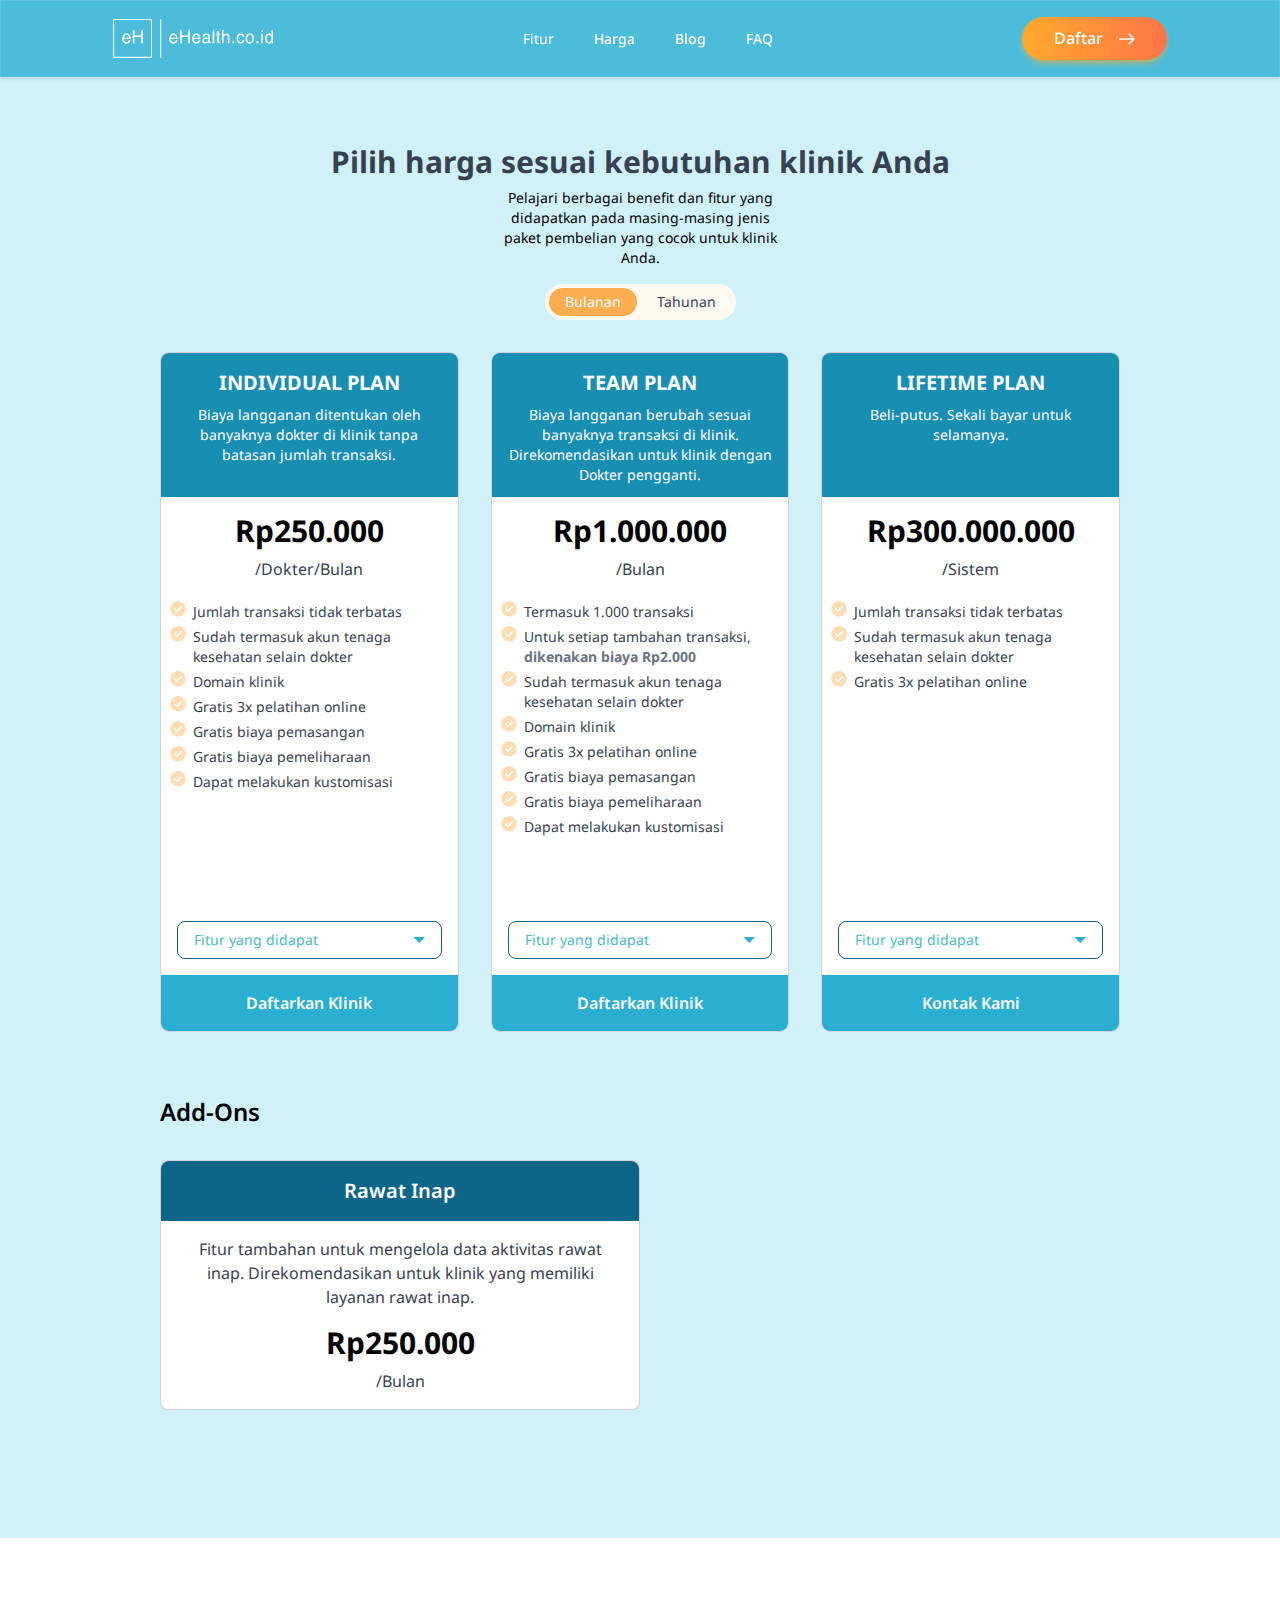
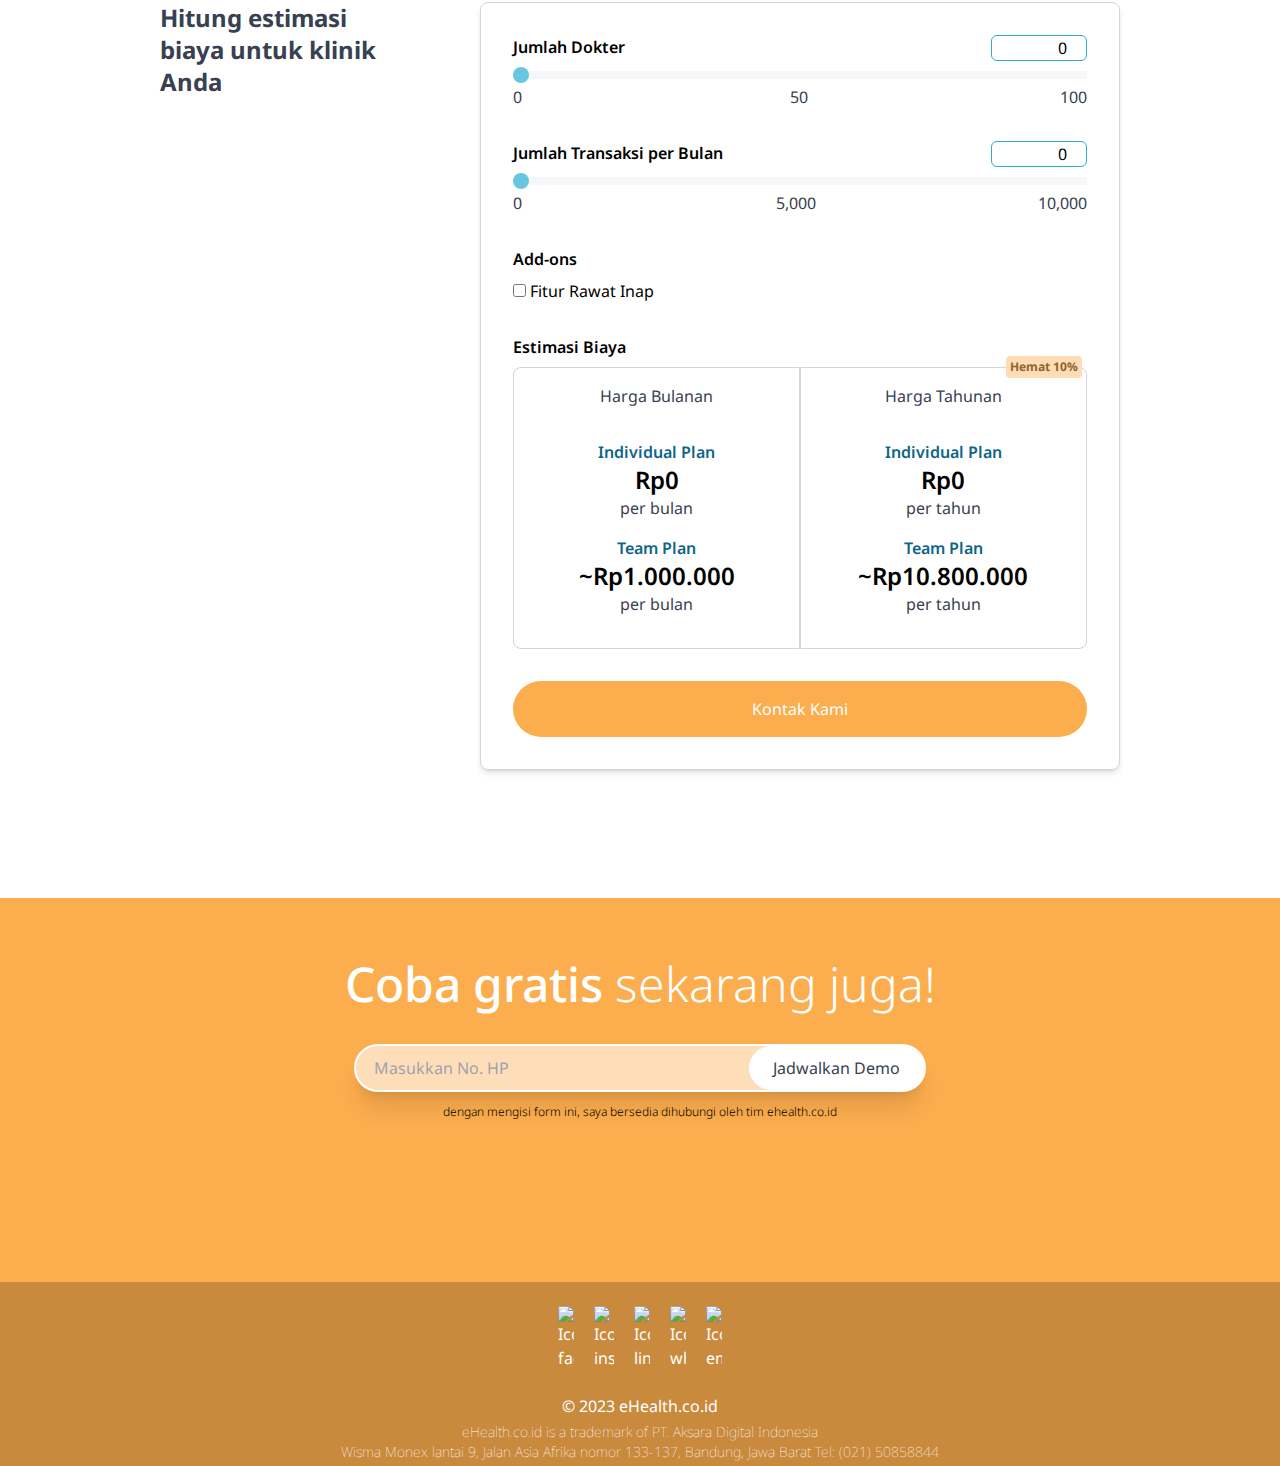
<file: harga/index.html>
<!DOCTYPE html>
<html lang="id">
<head>
    <meta charset="UTF-8">

    <link rel="preconnect" href="https://code.jquery.com">
    <link rel="dns-prefetch" href="https://code.jquery.com">
    
    <link rel="preconnect" href="https://www.googletagmanager.com">
    <link rel="dns-prefetch" href="https://www.googletagmanager.com">
    <link rel="preconnect" href="https://www.googleoptimize.com">
    <link rel="dns-prefetch" href="https://www.googleoptimize.com">
    <link rel="preconnect" href="https://connect.facebook.net">
    <link rel="dns-prefetch" href="https://connect.facebook.net">
    <link rel="preconnect" href="https://www.facebook.com">
    <link rel="dns-prefetch" href="https://www.facebook.com">

    <link rel="preconnect" href="https://api.ehealth.co.id">
    <link rel="dns-prefetch" href="https://api.ehealth.co.id">

    <meta name="viewport" content="width=device-width, initial-scale=1.0">
    <meta http-equiv="X-UA-Compatible" content="ie=edge">

    <meta name="keywords" content="Pricing ehealth.co.id">
    <meta name="description" content="Harga berlangganan ehealth.co.id adalah Rp250.000,00 per dokter per bulan">
    <meta name="subject" content="eHealth.co.id">
    <meta name="copyright" content="PT. Aksara Digital Indonesia">
    <meta name="language" content="ID">
    <meta name="robots" content="index,follow">
    <meta name="Classification" content="Business">
    <meta name="author" content="Ibrohim Kholilul Islam, ibrohim@ehealth.co.id">
    <meta name="reply-to" content="info@ehealth.co.id">
    <meta name="url" content="https://ehealth.co.id">
    <meta name="identifier-URL" content="https://ehealth.co.id">
    <meta name="directory" content="submission">
    <meta name="coverage" content="Worldwide">
    <meta name="distribution" content="Global">
    <meta name="rating" content="General">
    <meta name="revisit-after" content="7 days">
    <meta name="target" content="all">
    <meta name="HandheldFriendly" content="True">

    <link rel="canonical" href="https://ehealth.co.id/harga/">

    <script>
      (function(w,d,s,l,i){w[l]=w[l]||[];w[l].push({'gtm.start':
      new Date().getTime(),event:'gtm.js'});var f=d.getElementsByTagName(s)[0],
      j=d.createElement(s),dl=l!='dataLayer'?'&l='+l:'';j.async=true;j.src=
      'https://www.googletagmanager.com/gtm.js?id='+i+dl;f.parentNode.insertBefore(j,f);
      })(window,document,'script','dataLayer','GTM-NV3CTMW');
    </script>

    <script async src="https://www.googleoptimize.com/optimize.js?id=OPT-KFR2ZQ6"></script>
    <link rel="stylesheet" href="/static/css/tailwind.css">
    <link rel="stylesheet" href="/static/css/mystyle.css">
    <link rel="stylesheet" href="public/css/mystyle.css">
    <link href="/static/css/output.css" rel="stylesheet">
    <title>Harga | Aplikasi Klinik eHealth.co.id</title>
    <link rel="icon" type="image/png" href="/static/images/favicon.png"/>
</head>
<body onload="onStateChangeListener(this)">

<noscript><iframe src="https://www.googletagmanager.com/ns.html?id=GTM-NV3CTMW"
height="0" width="0" style="display:none;visibility:hidden"></iframe></noscript>

<div class="overflow-x-hidden">
  <div class="bg-no-repeat bg-local md:bg-contain">  
    <!-- navigation -->
    <nav class="glassmorphism w-screen lg:px-28 md:px-20 2xl:px-80 px-6 py-4 bg-fixed fixed inset-x-0 bg-primary z-20">
      <div class="flex flex-row items-center justify-between">
        <a href="/">
          <img class="w-36 md:w-40" alt="logo eHealth.co.id" src="/static/images/Logo-eH.svg">
        </a>
        <ul class=" flex-row gap-x-10 hidden md:flex">
          <li><a class="feature-link text-white font-p-dekstop text-p-mobile hover:text-secondary" href="/fitur/"> Fitur
            </a></li>
          <li><a class="pricing-link text-white font-p-desktop text-p-mobile hover:text-secondary" href="/harga/"> Harga
            </a></li>
          <li><a class="blog-link text-white font-p-desktop text-p-mobile hover:text-secondary" href="/blog/"> Blog </a>
          </li>
          <li><a class="faq-link text-white font-p-desktop text-p-mobile hover:text-secondary" href="/faq/"> FAQ </a></li>
        </ul>
        <div
          class="hidden md:flex py-2 px-8 items-center gap-x-4 bg-gradient-custom rounded-full shadow-md shadow-secondary-bg hover:shadow-lg hover:shadow-secondary-bg">
          <a href="/mulai-sekarang/" id="register-link"
            class="font-sans font-p-desktop text-p-desktop text-white register-link">Daftar</a>
          <img class="w-4" alt="daftar sekarang" src="/static/images/arrow.svg">
        </div>
        <div id="mobileMenuButton" class="md:hidden flex items-left my-auto">
          <svg xmlns="http://www.w3.org/2000/svg" class="h-7 w-7" fill="none" viewBox="0 0 24 24" stroke="#ffffff">
            <path stroke-linecap="round" stroke-linejoin="round" stroke-width="2" d="M4 6h16M4 12h16M4 18h16" />
          </svg>
          <svg xmlns="http://www.w3.org/2000/svg" class="h-7 w-7 hidden" fill="none" viewBox="0 0 24 24" stroke="#ffffff">
            <path stroke-linecap="round" stroke-linejoin="round" stroke-width="2" d="M6 18L18 6M6 6l12 12" />
          </svg>
        </div>
      </div>
      <div id="mobileMenu" class="hidden text-center mx-auto gap-y-4">
        <div>
          <a href="/fitur/"
            class="feature-link block py-2 px-4 font-p-mobile text-p-mobile text-white hover:text-secondary">Fitur</a>
          <a href="/harga/"
            class="pricing-link block py-2 px-4 font-p-mobile text-p-mobile text-white hover:text-secondary">Harga</a>
          <a href="/blog/"
            class="blog-link block py-2 px-4 font-p-mobile text-p-mobile text-white hover:text-secondary">Blog</a>
          <a href="/faq/" class="faq-link block py-2 px-4 font-p-mobile text-p-mobile text-white hover:text-secondary">
            FAQ </a>
        </div>
        <div
          class="w-fit py-2 px-8 items-center gap-x-4 bg-gradient-custom rounded-full shadow-md shadow-secondary-bg hover:shadow-lg hover:shadow-secondary-bg flex mx-auto">
          <a href="/mulai-sekarang/" id="reservasi-link"
            class="font-sans font-p-mobile text-p-mobile text-white reservasi-link">Daftar</a>
          <img class="w-4" alt="daftar sekarang" src="/static/images/arrow.svg">
        </div>
      </div>
    </nav>

    <div class="bg-blue-ehealth-200 pt-20">
      <div class="flex flex-col items-center pb-8 mb-8 lg:mb-16 lg:pb-16 bg-blue-ehealth-200">
        <div class="pricing-title flex flex-col items-center">
          <div class="title"><h2 class="text-center text-3xl font-sans font-bold text-gray-700 mb-2 mt-16">Pilih harga sesuai kebutuhan klinik Anda</h2></div>
          <div class="caption text-center text-sm font-sans w-5/6 lg:w-2/6"><p>Pelajari berbagai benefit dan fitur yang didapatkan pada masing-masing jenis paket pembelian yang cocok untuk klinik Anda.</p></div>
        </div>
        <div class="pricing-card flex flex-col items-center mt-4">
          <div class="pricing-button-pills p-1 rounded-full bg-orange-ehealth-100 mb-8">
            <button class="px-4 py-1 rounded-full active" id="monthly-button" type="button"><p class="text-sm text-gray-700">Bulanan</p></button>
            <button class="px-4 py-1 rounded-full" id="yearly-button" type="button"><p class="text-sm text-gray-700">Tahunan</p></button>
          </div>
          <div class="pricing-card-items flex flex-col lg:flex-row items-start w-3/4 mb-16 gap-y-8 lg:gap-x-8">
            <div class="pricing-card-container w-full lg:w-4/12 rounded-lg bg-white border border-gray-300">
              <div class="card-title-container bg-blue-ehealth-600 rounded-t-lg p-4">
                <div class="card-title text-xl text-center text-white font-bold mb-2">INDIVIDUAL PLAN</div>
                <div class="card-caption text-sm text-center text-white"><p>Biaya langganan ditentukan oleh banyaknya dokter di klinik tanpa batasan jumlah transaksi.</p></div>
              </div>
              <div class="card-price-container px-4">
                <h1 class="font-bold text-3xl text-center mt-4" id="individual-price">Rp250.000</h1>
                <div class="duration-discount-container flex flex-row justify-center items-end">
                  <p class="text-center text-gray-700 mt-2 mb-4" id="individual-duration">/Dokter/Bulan</p>
                  <span class="discount-price mt-2 mb-4 ml-1">Hemat 10%</span>
                </div>
                <ul class="pl-4 h-80">
                  <li class="text-gray-700 my-1">Jumlah transaksi tidak terbatas</li>
                  <li class="text-gray-700 my-1">Sudah termasuk akun tenaga kesehatan selain dokter</li>
                  <li class="text-gray-700 my-1">Domain klinik</li>
                  <li class="text-gray-700 my-1">Gratis 3x pelatihan online</li>
                  <li class="text-gray-700 my-1">Gratis biaya pemasangan</li>
                  <li class="text-gray-700 my-1">Gratis biaya pemeliharaan</li>
                  <li class="text-gray-700 my-1">Dapat melakukan kustomisasi</li>
                </ul>
                <div class="featured-items rounded-lg border border-blue-ehealth-700 px-4 py-2 mb-4">
                  <div class="featured-accordion-title flex flex-row justify-between">
                    <p class="text-tosca-500-ehealth">Fitur yang didapat</p>
                    <img src="./public/images/ehealth_dropdown_blue.svg" alt="dropdown icon">
                  </div>
                  <div class="featured-accordion-caption">
                    <ul class="my-4 pl-6 text-gray-700">
                      <li class="text-gray-700">Reservasi Online</li>
                      <li class="text-gray-700">Kuesioner</li>
                      <li class="text-gray-700">Pendaftaran Pasien</li>
                      <li class="text-gray-700">Rekam Medis Elektronik</li>
                      <li class="text-gray-700">Apotek</li>
                      <li class="text-gray-700">Kasir</li>
                      <li class="text-gray-700">Analisis Bisnis</li>
                      <li class="text-gray-700">Inventaris</li>
                      <li class="text-gray-700">Akuntansi</li>
                      <li class="text-gray-700">Bridging BPJS</li>
                      <li class="text-gray-700">Integrasi SATUSEHAT</li>
                    </ul>
                  </div>
                </div>
              </div>
              <a href="/mulai-sekarang/" class="register-button block cursor-pointer rounded-b-lg font-semibold text-center text-white py-4 bg-blue-ehealth-500">Daftarkan Klinik</a>
            </div>
            <div class="pricing-card-container w-full lg:w-4/12 rounded-lg bg-white border border-gray-300">
              <div class="card-title-container bg-blue-ehealth-600 rounded-t-lg p-4">
                <div class="card-title text-xl text-center text-white font-bold mb-2">TEAM PLAN</div>
                <div class="card-caption text-sm text-center text-white"><p>Biaya langganan berubah sesuai banyaknya transaksi di klinik. Direkomendasikan untuk klinik dengan Dokter pengganti.</p></div>
              </div>
              <div class="card-price-container px-4">
                <h1 class="font-bold text-3xl text-center mt-4" id="team-price">Rp1.000.000</h1>
                <div class="duration-discount-container flex flex-row justify-center items-end">
                  <p class="text-center text-gray-700 mt-2 mb-4" id="team-duration">/Bulan</p>
                  <span class="discount-price mt-2 mb-4 ml-1">Hemat 10%</span>
                </div>
                <ul class="pl-4 h-80">
                  <li class="text-gray-700 my-1">Termasuk 1.000 transaksi</li>
                  <li class="text-gray-700 my-1">Untuk setiap tambahan transaksi, <span class="font-bold text-gray-500">dikenakan biaya Rp2.000</span></li>
                  <li class="text-gray-700 my-1">Sudah termasuk akun tenaga kesehatan selain dokter</li>
                  <li class="text-gray-700 my-1">Domain klinik</li>
                  <li class="text-gray-700 my-1">Gratis 3x pelatihan online</li>
                  <li class="text-gray-700 my-1">Gratis biaya pemasangan</li>
                  <li class="text-gray-700 my-1">Gratis biaya pemeliharaan</li>
                  <li class="text-gray-700 my-1">Dapat melakukan kustomisasi</li>
                </ul>
                <div class="featured-items rounded-lg border border-blue-ehealth-700 px-4 py-2 mb-4">
                  <div class="featured-accordion-title flex flex-row justify-between">
                    <p class="text-tosca-500-ehealth">Fitur yang didapat</p>
                    <img src="./public/images/ehealth_dropdown_blue.svg" alt="dropdown icon">
                  </div>
                  <div class="featured-accordion-caption">
                    <ul class="my-4 pl-6 text-gray-700">
                      <li class="text-gray-700">Reservasi Online</li>
                      <li class="text-gray-700">Kuesioner</li>
                      <li class="text-gray-700">Pendaftaran Pasien</li>
                      <li class="text-gray-700">Rekam Medis Elektronik</li>
                      <li class="text-gray-700">Apotek</li>
                      <li class="text-gray-700">Kasir</li>
                      <li class="text-gray-700">Analisis Bisnis</li>
                      <li class="text-gray-700">Inventaris</li>
                      <li class="text-gray-700">Akuntansi</li>
                      <li class="text-gray-700">Bridging BPJS</li>
                      <li class="text-gray-700">Integrasi SATUSEHAT</li>
                    </ul>
                  </div>
                </div>
              </div>
              <a href="/mulai-sekarang/" class="register-button block cursor-pointer rounded-b-lg font-semibold text-center text-white py-4 bg-blue-ehealth-500">Daftarkan Klinik</a>
            </div>
            <div class="pricing-card-container w-full lg:w-4/12 rounded-lg bg-white border border-gray-300">
              <div class="card-title-container bg-blue-ehealth-600 rounded-t-lg p-4">
                <div class="card-title text-xl text-center text-white font-bold mb-2">LIFETIME PLAN</div>
                <div class="card-caption text-sm text-center text-white"><p>Beli-putus. Sekali bayar untuk selamanya.</p></div>
              </div>
              <div class="card-price-container px-4">
                <h1 class="font-bold text-3xl text-center mt-4" id="lifetime-price">Rp300.000.000</h1>
                <div class="duration-discount-container flex flex-row justify-center items-end">
                  <p class="text-center text-gray-700 mt-2 mb-4" id="lifetime-duration">/Sistem</p>
                </div>
                <ul class="pl-4 h-80">
                  <li class="text-gray-700 my-1">Jumlah transaksi tidak terbatas</li>
                  <li class="text-gray-700 my-1">Sudah termasuk akun tenaga kesehatan selain dokter</li>
                  <li class="text-gray-700 my-1">Gratis 3x pelatihan online</li>
                </ul>
                <div class="featured-items rounded-lg border border-blue-ehealth-700 px-4 py-2 mb-4">
                  <div class="featured-accordion-title flex flex-row justify-between">
                    <p class="text-tosca-500-ehealth">Fitur yang didapat</p>
                    <img src="./public/images/ehealth_dropdown_blue.svg" alt="dropdown icon">
                  </div>
                  <div class="featured-accordion-caption">
                    <ul class="my-4 pl-6 text-gray-700">
                      <li class="text-gray-700">Reservasi Online</li>
                      <li class="text-gray-700">Kuesioner</li>
                      <li class="text-gray-700">Pendaftaran Pasien</li>
                      <li class="text-gray-700">Rekam Medis Elektronik</li>
                      <li class="text-gray-700">Apotek</li>
                      <li class="text-gray-700">Kasir</li>
                      <li class="text-gray-700">Analisis Bisnis</li>
                      <li class="text-gray-700">Inventaris</li>
                      <li class="text-gray-700">Akuntansi</li>
                      <li class="text-gray-700">Bridging BPJS</li>
                      <li class="text-gray-700">Integrasi SATUSEHAT</li>
                    </ul>
                  </div>
                </div>
              </div>
              <h1 class="contact-us block cursor-pointer rounded-b-lg font-semibold text-center text-white py-4 bg-blue-ehealth-500">Kontak Kami</h1>
            </div>
          </div>
          <section class="add-ons-section w-3/4">
            <div class="add-ons-title">
              <h1 class="text-2xl font-semibold mb-8">Add-Ons</h1>
            </div>
            <div class="add-ons-card-container pricing-individual-container lg:w-1/2 rounded-lg bg-white border border-gray-300">
              <div class="add-ons-card-title">
                <h1 class="text-xl font-semibold text-center bg-blue-ehealth-700 rounded-t-lg py-4 text-white">Rawat Inap</h1>
              </div>
              <div class="add-ons-card-caption-price px-8 py-4">
                <p class="text-center text-gray-700 mb-4">Fitur tambahan untuk mengelola data aktivitas rawat inap. Direkomendasikan untuk klinik yang memiliki layanan rawat inap.</p>
                <p class="text-3xl text-center font-bold mb-2">Rp250.000</p>
                <p class="text-center text-gray-700">/Bulan</p>
              </div>
            </div>
          </section>
        </div>
      </div>
      <div class="pricing-calculator-section flex flex-col lg:flex-row w-full justify-center items-center bg-white pt-16">
        <div class="pricing-calculator-container w-3/4 flex flex-col lg:flex-row items-center lg:justify-between lg:items-start">
          <div class="pricing-calculator-title lg:w-1/4 mb-4">
            <h1 class="font-bold text-2xl text-gray-700 text-center lg:text-left">Hitung estimasi biaya untuk klinik Anda</h1>
          </div>
          <div class="pricing-calculator-card w-full lg:w-8/12 border border-gray-300 rounded-lg shadow-md">
            <div class="pricing-calculator-inner-container p-8">
              <div class="pricing-calculator-slider">
                <div class="doctor-slider mb-8">
                  <div class="slider-title-container flex flex-row justify-between">
                    <label class="w-fit font-semibold" for="doctor-quantity">Jumlah Dokter</label>
                    <input class="border rounded-md px-1 w-2/12 border-blue-ehealth-500 text-right" id="doctor-value" type="number" value="0" min="0" oninput="onStateChangeListener(this)">
                  </div>
                  <input class="slider w-full bg-gray-100" type="range" id="doctor-slider" name="doctor"
                          min="0" max="100" value="0" step="1" oninput="onStateChangeListener(this)">
                  <div class="slider-value flex flex-row justify-between text-gray-700">
                    <p>0</p>
                    <p class="relative left-2">50</p>
                    <p>100</p>
                  </div>
                </div>
                <div class="transaction-slider mb-8">
                  <form>
                    <div class="slider-title-container flex flex-row justify-between">
                      <label class="w-fit font-semibold" for="transaction-quantity">Jumlah Transaksi per Bulan</label>
                      <input class="border rounded-md px-1 w-2/12 border-blue-ehealth-500 text-right" id="transaction-value" type="number" value="0" min="0" oninput="onStateChangeListener(this)">
                    </div>
                    <input class="slider w-full bg-gray-100" type="range" id="transaction-slider" name="transaction"
                            min="0" max="10000" value="0" step="1" oninput="onStateChangeListener(this)">
                  </form>
                  <div class="slider-value flex flex-row justify-between text-gray-700">
                    <p>0</p>
                    <p class="relative left-4">5,000</p>
                    <p>10,000</p>
                  </div>
                </div>
              </div>
              <div class="add-ons-pricing-container">
                <h1 class="font-semibold mb-2">Add-ons</h1>
                <div class="inpatient-checkbox mb-8">
                  <label for="inpatient">
                    <input type="checkbox" id="inpatient-checkbox" name="inpatient" onclick="onStateChangeListener(this)">
                    Fitur Rawat Inap
                  </label>
                </div>
              </div>
              <div class="price-estimation-title">
                <h1 class="font-semibold mb-2">Estimasi Biaya</h1>
              </div>
              <div class="price-estimation flex flex-col lg:flex-row mb-8">
                <div class="monthly-estimation lg:w-1/2 text-center py-4 border border-gray-300 rounded-t-lg lg:rounded-none lg:rounded-l-lg">
                  <p class="text-gray-700 mb-8">Harga Bulanan</p>
                  <div class="plan-container mb-4">
                    <p class="font-semibold text-blue-ehealth-700">Individual Plan</p>
                    <span class="font-semibold text-2xl">Rp</span><span class="font-semibold text-2xl" id="monthly-individual">0</span>
                    <p class="text-gray-700">per bulan</p>
                  </div>
                  <div class="plan-container mb-4">
                    <p class="font-semibold text-blue-ehealth-700">Team Plan</p>
                    <span class="font-semibold text-2xl">~Rp</span><span class="font-semibold text-2xl" id="monthly-team">0</span>
                    <p class="text-gray-700">per bulan</p>
                  </div>
                </div>
                <div class="yearly-estimation relative lg:w-1/2 text-center py-4 border border-gray-300 rounded-b-lg lg:rounded-none lg:rounded-r-lg">
                  <span class="discount-price-calculator mt-2 mb-4 ml-1">Hemat 10%</span>
                  <p class="text-gray-700 mt-4 lg:mt-0 mb-8">Harga Tahunan</p>
                  <div class="plan-container mb-4">
                    <p class="font-semibold text-blue-ehealth-700">Individual Plan</p>
                    <span class="font-semibold text-2xl">Rp</span><span class="font-semibold text-2xl" id="yearly-individual">0</span>
                    <p class="text-gray-700">per tahun</p>
                  </div>
                  <div class="plan-container mb-4">
                    <p class="font-semibold text-blue-ehealth-700">Team Plan</p>
                    <span class="font-semibold text-2xl">~Rp</span><span class="font-semibold text-2xl" id="yearly-team">0</span>
                    <p class="text-gray-700">per tahun</p>
                  </div>
                </div>
              </div>
              <div class="contact-us-container">
                <button class="contact-us rounded-full bg-orange-ehealth-500 text-white w-full py-4">Kontak Kami</button>
              </div>
            </div>
          </div>
        </div>
      </div>
    </div>
  </div>

  <div class="bg-orange-ehealth-500 mt-32">
    <div class="container mx-auto py-8">
      <div class="flex mx-auto w-11/12 lg:w-5/6 md:w-4/6 h-56 rounded-xl bg-orange-ehealth-500 mb-24">
          <div class="flex-col justify-center mx-auto my-auto">
              <h2 class="text-center text-white lg:text-5xl md:text-4xl text-2xl mx-auto font-sans font-medium mb-5 md:px-4 px-10">Coba gratis
                  <span class="font-sans font-light">sekarang juga!</span>
              </h2>
              <div class="flex mx-auto justify-center py-1">
                <form id="subscribe-form" class="flex border-2 border-white bg-white bg-opacity-60 rounded-full shadow-xl h-9 md:h-12 w-11/12 mt-3 md:mr-0">
                  <input id="phone" class="subscribe-input w-full md:text-base text-xs text-black bg-transparent rounded-lg" type="tel" placeholder="Masukkan No. HP"/>
                  <button type="submit" class="bg-white text-tiny text-gray-700 rounded-full font-normal w-60 flex justify-center items-center px-4">
                    <span class="loading-indicator"><i class="fa fa-circle-o-notch fa-spin"></i>&nbsp;Tunggu</span>
                    <span class="button-label md:text-base text-xs">Jadwalkan Demo</span>
                  </button>
                </form>
              </div>
              <div class="mx-auto xl:px-28 md:px-8 sm:px-2 pt-1">
                <div class="py-1"> 
                  <p class="font-sans font-light text-xs text-black text-center md:ml-0 md:mx-0 mx-6"> dengan mengisi form ini, saya bersedia dihubungi oleh tim ehealth.co.id</p>
                </div>
              </div>
          </div>
        </div>
      </div>
      <footer class="text-center text-white" style="background-color: rgba(0, 0, 0, 0.2);">
        <div class="container px-6 pt-6 text-center mx-auto pb-6">
          <a href="https://www.facebook.com/ehealth.co.id/" target="_blank"><img class="inline-block my-auto lazyload px-2 w-8" data-src="/static/images/facebook.svg" alt="Icon facebook"></a>
          <a href="https://www.instagram.com/ehealth_indonesia/" target="_blank"><img class="inline-block my-auto lazyload px-2 w-9" data-src="/static/images/instagram.svg" alt="Icon instagram"></a>
          <a href="https://www.linkedin.com/company/ehealth-co-id/" target="_blank"><img class="inline-block my-auto lazyload px-2 w-8" data-src="/static/images/linkedin.svg" alt="Icon linkedin"></a>
          <a href="https://wa.me/622150858844" target="_blank"><img class="inline-block my-auto lazyload px-2 w-8" data-src="/static/images/whatsapp.svg" alt="Icon whatsapp"></a>
          <a href="mailto:info@ehealth.co.id" target="_blank"><img class="inline-block my-auto lazyload px-2 w-8" data-src="/static/images/email.svg" alt="Icon email"></a>
        </div>
        <div class="text-center px-4">
          © 2023
          <a class="text-white">eHealth.co.id</a>
        </div>
        <div class="text-center font-thin py-1 text-sm">
          eHealth.co.id is a trademark of PT. Aksara Digital Indonesia <br/>
          Wisma Monex lantai 9, Jalan Asia Afrika nomor 133-137, Bandung, Jawa Barat Tel: (021) 50858844
        </div>
      </footer>
    </div>
</div>

<div id="card_panel" class="main-modal fixed w-full inset-0 z-50 overflow-hidden flex justify-center items-center hidden" style="background: rgba(0,0,0,.4);">
  <div class="modal-container bg-white md:w-3/12 sm:w-11/12 md:max-w-11/12 mx-auto rounded-xl z-50 overflow-y-auto">
      <div class="modal-content py-4 text-left px-6">
          <div class="flex justify-between items-center pb-3">
              <p class="text-2xl font-bold text-gray-500 center">Terima kasih</p>
              <div id="card_close" class="modal-close cursor-pointer z-50">
                  <svg class="fill-current text-gray-500" xmlns="http://www.w3.org/2000/svg" width="18" height="18" viewBox="0 0 18 18">
                      <path d="M14.53 4.53l-1.06-1.06L9 7.94 4.53 3.47 3.47 4.53 7.94 9l-4.47 4.47 1.06 1.06L9 10.06l4.47 4.47 1.06-1.06L10.06 9z"></path>
                  </svg>
              </div>
          </div>
          <div class="my-5 mr-5 ml-5 text-center">
            <img class="w-50 lazyload" data-src="/static/images/contact_soon.webp" alt="Contact Soon">
            <span>Kami akan menghubungi anda segera.</span>
          </div>
      </div>
  </div>
</div>

<script async src="/static/js/lazysizes.min.js"></script>

<!-- Facebook Pixel Code -->
<script>
  !function (f, b, e, v, n, t, s) {
  if (f.fbq) return; n = f.fbq = function () {
    n.callMethod ?
    n.callMethod.apply(n, arguments) : n.queue.push(arguments)
  };
  if (!f._fbq) f._fbq = n; n.push = n; n.loaded = !0; n.version = '2.0';
  n.queue = []; t = b.createElement(e); t.async = !0;
  t.src = v; s = b.getElementsByTagName(e)[0];
  s.parentNode.insertBefore(t, s)
  }(window, document, 'script',
  'https://connect.facebook.net/en_US/fbevents.js');
  fbq('init', '382584023005404');
  fbq('track', 'PageView');
</script>
<noscript><img height="1" width="1" style="display:none"
  src="https://www.facebook.com/tr?id=382584023005404&ev=PageView&noscript=1" /></noscript>
<!-- End Facebook Pixel Code -->

<script type="text/javascript">
  (function(f,b){if(!b.__SV){var e,g,i,h;window.mixpanel=b;b._i=[];b.init=function(e,f,c){function g(a,d){var b=d.split(".");2==b.length&&(a=a[b[0]],d=b[1]);a[d]=function(){a.push([d].concat(Array.prototype.slice.call(arguments,0)))}}var a=b;"undefined"!==typeof c?a=b[c]=[]:c="mixpanel";a.people=a.people||[];a.toString=function(a){var d="mixpanel";"mixpanel"!==c&&(d+="."+c);a||(d+=" (stub)");return d};a.people.toString=function(){return a.toString(1)+".people (stub)"};i="disable time_event track track_pageview track_links track_forms track_with_groups add_group set_group remove_group register register_once alias unregister identify name_tag set_config reset opt_in_tracking opt_out_tracking has_opted_in_tracking has_opted_out_tracking clear_opt_in_out_tracking start_batch_senders people.set people.set_once people.unset people.increment people.append people.union people.track_charge people.clear_charges people.delete_user people.remove".split(" ");
  for(h=0;h<i.length;h++)g(a,i[h]);var j="set set_once union unset remove delete".split(" ");a.get_group=function(){function b(c){d[c]=function(){call2_args=arguments;call2=[c].concat(Array.prototype.slice.call(call2_args,0));a.push([e,call2])}}for(var d={},e=["get_group"].concat(Array.prototype.slice.call(arguments,0)),c=0;c<j.length;c++)b(j[c]);return d};b._i.push([e,f,c])};b.__SV=1.2;e=f.createElement("script");e.type="text/javascript";e.async=!0;e.src="undefined"!==typeof MIXPANEL_CUSTOM_LIB_URL?
  MIXPANEL_CUSTOM_LIB_URL:"file:"===f.location.protocol&&"//cdn.mxpnl.com/libs/mixpanel-2-latest.min.js".match(/^\/\//)?"https://cdn.mxpnl.com/libs/mixpanel-2-latest.min.js":"//cdn.mxpnl.com/libs/mixpanel-2-latest.min.js";g=f.getElementsByTagName("script")[0];g.parentNode.insertBefore(e,g)}})(document,window.mixpanel||[]);
</script>

<script defer src="https://code.jquery.com/jquery-3.5.1.min.js" integrity="sha256-9/aliU8dGd2tb6OSsuzixeV4y/faTqgFtohetphbbj0=" crossorigin="anonymous"></script>
<script defer src="/static/js/fp.min.js"></script>
<script defer src="https://s3-ap-southeast-1.amazonaws.com/qiscus-sdk/public/qismo/qismo-v4.js"></script>
<script defer src="/static/js/index.js"></script>
<script defer src="/harga/index.js"></script>

</body>
</html>
</file>
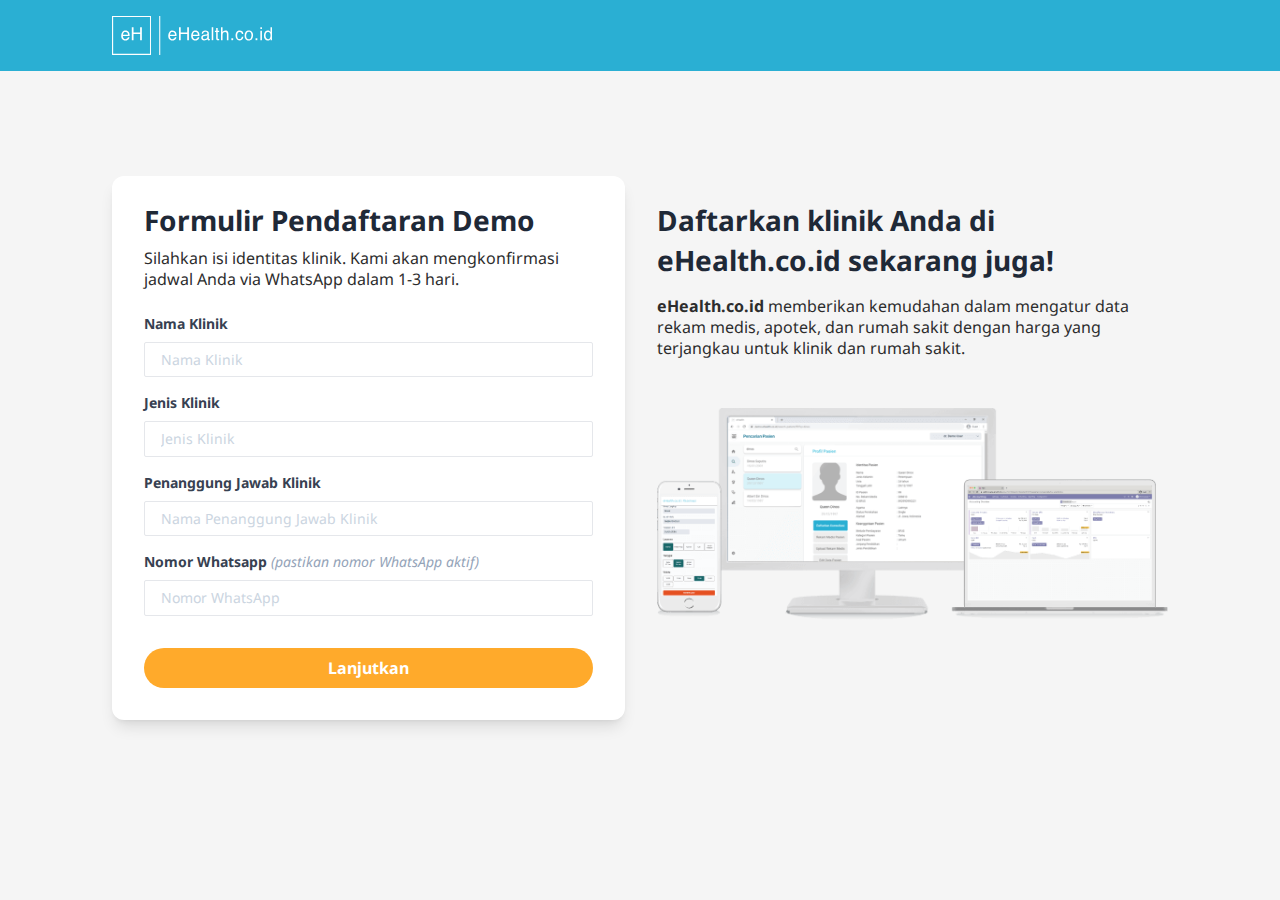
<file: mulai-sekarang/index.html>
<!doctype html>
<html lang="id">

<head>
  <meta charset="UTF-8" />
  <link rel="preconnect" href="https://code.jquery.com">
  <link rel="dns-prefetch" href="https://code.jquery.com">
  <link rel="preconnect" href="https://www.googletagmanager.com">
  <link rel="dns-prefetch" href="https://www.googletagmanager.com">
  <link rel="preconnect" href="https://www.googleoptimize.com">
  <link rel="dns-prefetch" href="https://www.googleoptimize.com">
  <link rel="preconnect" href="https://www.google-analytics.com">
  <link rel="dns-prefetch" href="https://www.google-analytics.com">
  <link rel="preconnect" href="https://connect.facebook.net">
  <link rel="dns-prefetch" href="https://connect.facebook.net">
  <link rel="preconnect" href="https://www.facebook.com">
  <link rel="dns-prefetch" href="https://www.facebook.com">
  <link rel="preconnect" href="https://admin.ehealth.co.id">
  <link rel="dns-prefetch" href="https://admin.ehealth.co.id">

  <meta name="viewport" content="width=device-width, initial-scale=1.0" />
  <meta http-equiv="X-UA-Compatible" content="ie=edge">

  <meta name="keywords" content="mulai sekarang,daftar ehealth.co.id">
  <meta name="description"
    content="Mulai menggunakan eHealth.co.id sekarang. eHealth.co.id memberikan kemudahan dalam mengatur data rekam medis, apotek, dan rumah sakit dengan harga yang terjangkau.">
  <meta name="subject" content="eHealth.co.id">
  <meta name="copyright" content="PT. Aksara Digital Indonesia">
  <meta name="language" content="ID">
  <meta name="robots" content="index,follow">
  <meta name="Classification" content="Business">
  <meta name="author" content="Ibrohim Kholilul Islam, ibrohim@ehealth.co.id">
  <meta name="reply-to" content="info@ehealth.co.id">
  <meta name="url" content="https://ehealth.co.id">
  <meta name="identifier-URL" content="https://ehealth.co.id">
  <meta name="directory" content="submission">
  <meta name="coverage" content="Worldwide">
  <meta name="distribution" content="Global">
  <meta name="rating" content="General">
  <meta name="revisit-after" content="7 days">
  <meta name="target" content="all">
  <meta name="HandheldFriendly" content="True">

  <link rel="canonical" href="https://ehealth.co.id/mulai-sekarang/">

  <script>
    (function (w, d, s, l, i) {
      w[l] = w[l] || []; w[l].push({
        'gtm.start':
          new Date().getTime(), event: 'gtm.js'
      }); var f = d.getElementsByTagName(s)[0],
        j = d.createElement(s), dl = l != 'dataLayer' ? '&l=' + l : ''; j.async = true; j.src =
          'https://www.googletagmanager.com/gtm.js?id=' + i + dl; f.parentNode.insertBefore(j, f);
    })(window, document, 'script', 'dataLayer', 'GTM-NV3CTMW');
  </script>

  <script async src="https://www.googleoptimize.com/optimize.js?id=OPT-KFR2ZQ6"></script>
  <link href="/static/css/output.css" rel="stylesheet">
  <title>Mulai Sekarang | Software Klinik eHealth.co.id</title>
  <link rel="icon" type="image/png" href="/static/images/favicon.png" />

</head>

<body class="font-sans bg-white-bg min-h-screen">
  <noscript><iframe src="https://www.googletagmanager.com/ns.html?id=GTM-NV3CTMW" height="0" width="0"
      style="display:none;visibility:hidden"></iframe></noscript>

  <!-- Navigation -->
  <nav class="w-screen lg:px-28 md:px-20 2xl:px-80 px-5 py-4 bg-fixed fixed inset-x-0 bg-primary z-20">
    <div class="flex flex-row items-center">
      <a href="/">
        <img class="w-36 md:w-40" alt="logo eHealth.co.id" src="/static/images/Logo-eH.svg">
      </a>
    </div>
  </nav>

  <!-- Container -->
  <div class="w-screen lg:px-28 md:px-20 2xl:px-80 px-0 h-screen flex justify-center items-center">
    <!-- Row -->
    <div class="flex flex-col gap-x-8 md:flex-row z-10 ">
      <!-- Col -->
      <div class="hidden md:flex flex-col text-center md:text-left justify-center gap-y-4 py-6 z-10 order-1 md:order-2 w-1/2">
        <h1 class="text-[28px] leading-[40px] font-bold text-[#1F2937] md:pt-0">Daftarkan klinik Anda
          di eHealth.co.id sekarang
          juga!</h1>
        <p class="text-[16px] leading-[21px] font-400 text-[#2D2D2D]"><span class="font-bold">eHealth.co.id</span>
          memberikan
          kemudahan dalam mengatur data rekam medis, apotek, dan rumah sakit dengan harga yang terjangkau untuk
          klinik dan rumah sakit.</p>
        <div class="flex items-center mt-8 my-20 bottom-0">
          <img class="lazyload" src="/static/images/form-img.png" alt="Reservasi eHealth.co.id">
        </div>
      </div>
      <!-- Col -->
      <div class="flex flex-col gap-y-6 z-10 bg-white rounded-[12px] p-8 shadow-lg md:h-fit h-screen pt-36 md:pt-6 order-2 md:order-1 md:w-1/2">
        <div class="space-y-2">
          <h2 class="md:text-[28px] text-[26px] leading-[40px] font-bold text-[#1F2937]">Formulir Pendaftaran Demo</h2>
          <p class="text-[16px] leading-[21px] font-400 text-[#2D2D2D]">Silahkan isi identitas klinik. Kami akan
            mengkonfirmasi jadwal Anda via WhatsApp dalam 1-3 hari.</p>
        </div>
        <form id="form" action="" class="flex flex-col gap-y-4">
          <div>
            <label class="block text-sm font-bold text-[#374151]" for="NamaKlinik">
              Nama Klinik
            </label>
            <input
              class="w-full px-4 py-2 mt-2 text-sm leading-tight text-grey-th border rounded-[2px] appearance-none focus:outline-primary-bg focus:shadow-outline placeholder:text-slate-300"
              id="NamaKlinik" type="text" placeholder="Nama Klinik" required />
          </div>
          <div>
            <label class="block text-sm font-bold text-[#374151]" for="JenisKlinik">
              Jenis Klinik
            </label>
            <input
              class="w-full px-4 py-2 mt-2 text-sm leading-tight text-grey-th border rounded-[2px] appearance-none focus:outline-primary-bg focus:shadow-outline placeholder:text-slate-300"
              id="JenisKlinik" type="text" placeholder="Jenis Klinik" required />
          </div>
          <div>
            <label class="block text-sm font-bold text-[#374151]" for="PenanggungJawab">
              Penanggung Jawab Klinik
            </label>
            <input
              class="w-full px-4 py-2 mt-2 text-sm leading-tight text-grey-th border rounded-[2px] appearance-none focus:outline-primary-bg focus:shadow-outline placeholder:text-slate-300"
              id="PenanggungJawab" type="text" placeholder="Nama Penanggung Jawab Klinik" required />
          </div>
          <div>
            <label class="block text-sm font-bold text-[#374151]" for="NomorWA">
              Nomor Whatsapp <span class="font-sans text-slate-400 font-p-mobile"><em>(pastikan nomor WhatsApp aktif)</em></span>
            </label>
            <input
              class="w-full px-4 py-2 mt-2 text-sm leading-tight text-grey-th border rounded-[2px] appearance-none focus:outline-primary-bg focus:shadow-outline placeholder:text-slate-300"
              id="NomorWA" type="text" placeholder="Nomor WhatsApp" required />
          </div>
          <button id="register-button"
            class="w-full px-4 py-2 mt-4 font-bold text-white bg-secondary rounded-full cursor-pointer"
            type="button">Lanjutkan
          </button>
        </form>
      </div>
    </div>
  </div>

  <div id="card_panel"
    class="main-modal fixed w-full inset-0 z-50 overflow-hidden flex justify-center items-center hidden"
    style="background: rgba(0,0,0,.4);">
    <div class="modal-container bg-white md:w-3/12 sm:w-11/12 md:max-w-11/12 mx-auto rounded-xl z-50 overflow-y-auto">
      <div class="modal-content py-4 text-left px-6">
        <div class="flex justify-between items-center pb-3">
          <p id="card_panel_title" class="text-2xl font-bold text-gray-500 center">Terima kasih</p>
          <div id="card_close" class="modal-close cursor-pointer z-50">
            <svg class="fill-current text-gray-500" xmlns="http://www.w3.org/2000/svg" width="18" height="18"
              viewBox="0 0 18 18">
              <path
                d="M14.53 4.53l-1.06-1.06L9 7.94 4.53 3.47 3.47 4.53 7.94 9l-4.47 4.47 1.06 1.06L9 10.06l4.47 4.47 1.06-1.06L10.06 9z">
              </path>
            </svg>
          </div>
        </div>
        <div class="my-5 mr-5 ml-5 text-center">
          <img id="card_panel_image" class="w-50 lazyload" data-src="/static/images/contact_soon.webp"
            alt="Contact Soon">
          <span id="card_panel_message">Klinik Anda sedang dalam proses konfigurasi. Kami akan menghubungi Anda setelah
            proses konfigurasi selesai.</span>
        </div>
      </div>
    </div>
  </div>
  <script async src="/static/js/lazysizes.min.js"></script>
  <script defer src="/static/js/pixel.js"></script>
  <script defer src="/static/js/mixpanel.js"></script>
  <script defer src="/static/js/jquery-3.5.1.min.js"></script>
  <script defer src="/static/js/fp.min.js"></script>
  <script defer src="https://js.xendit.co/v1/xendit.min.js"></script>
  <script defer src="/static/js/register.js"></script>
  <script defer src="https://s3-ap-southeast-1.amazonaws.com/qiscus-sdk/public/qismo/qismo-v4.js"></script>
</body>

</html>
</file>
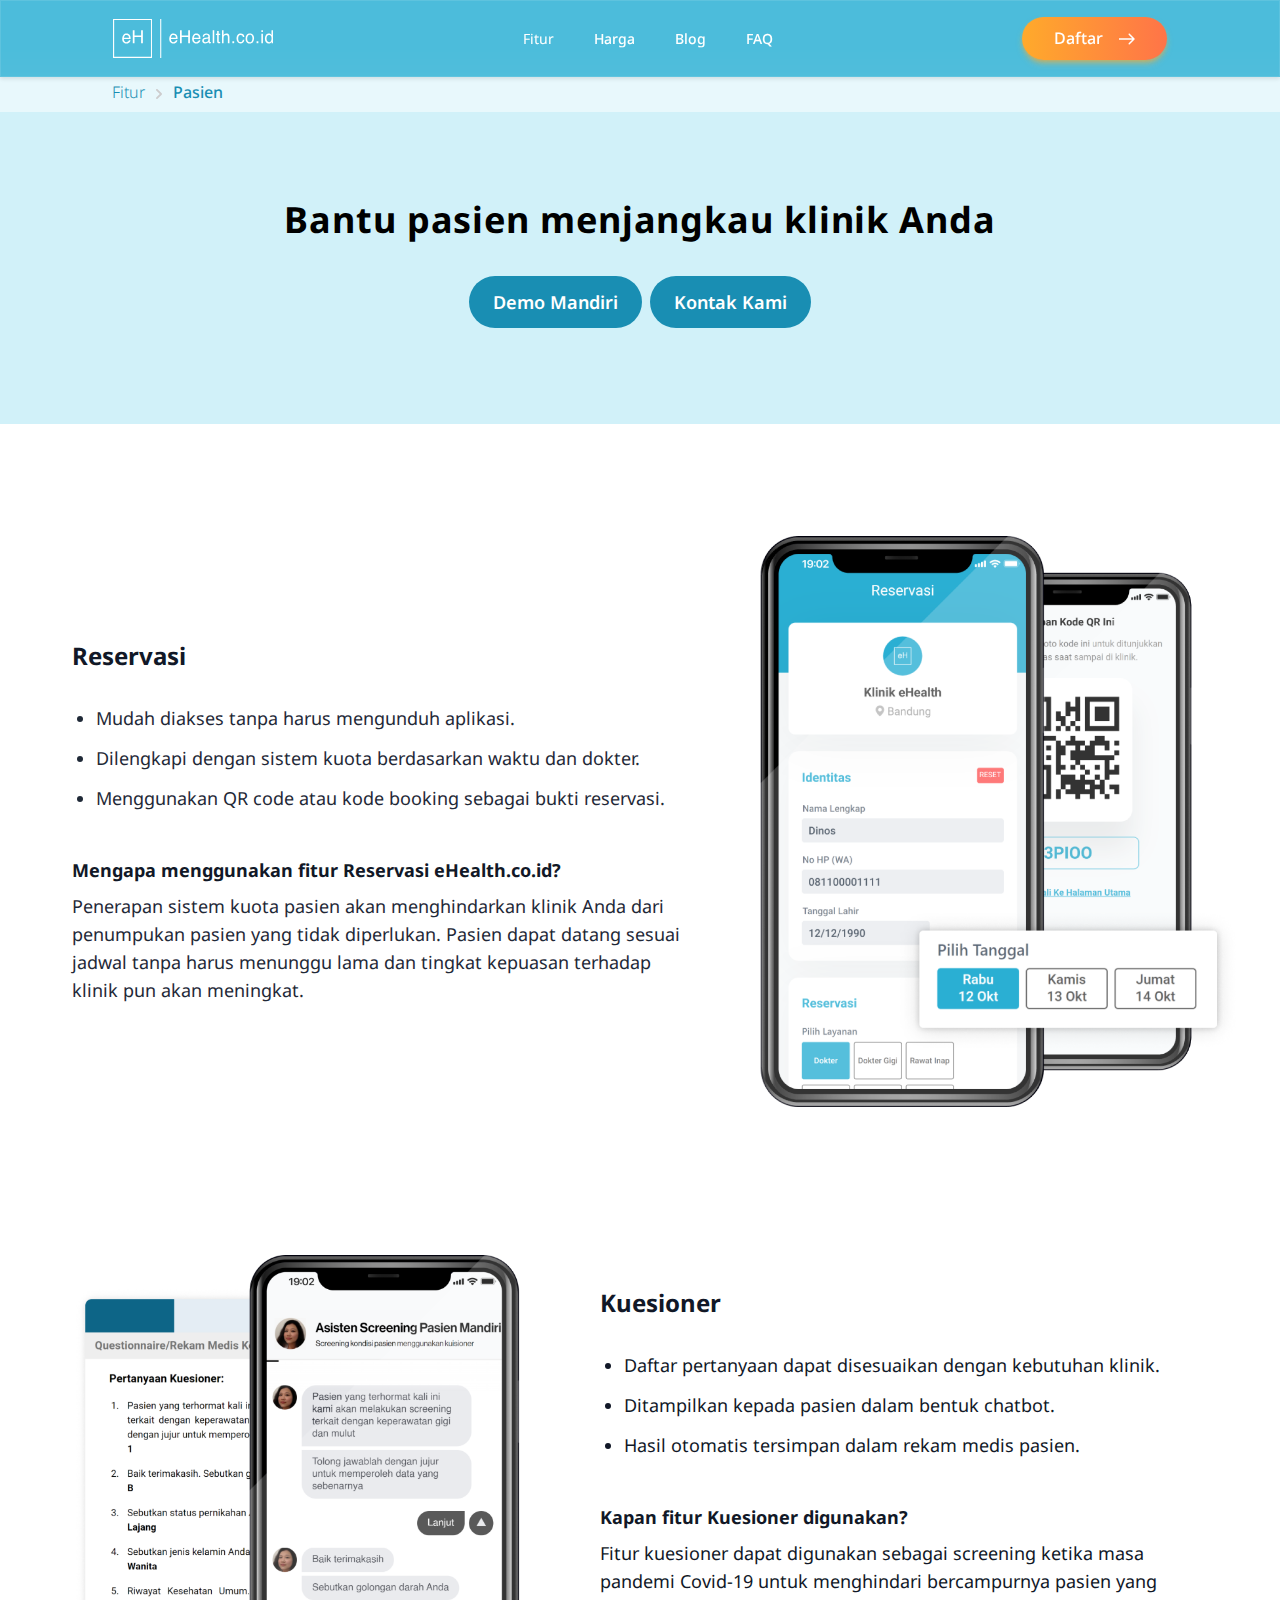
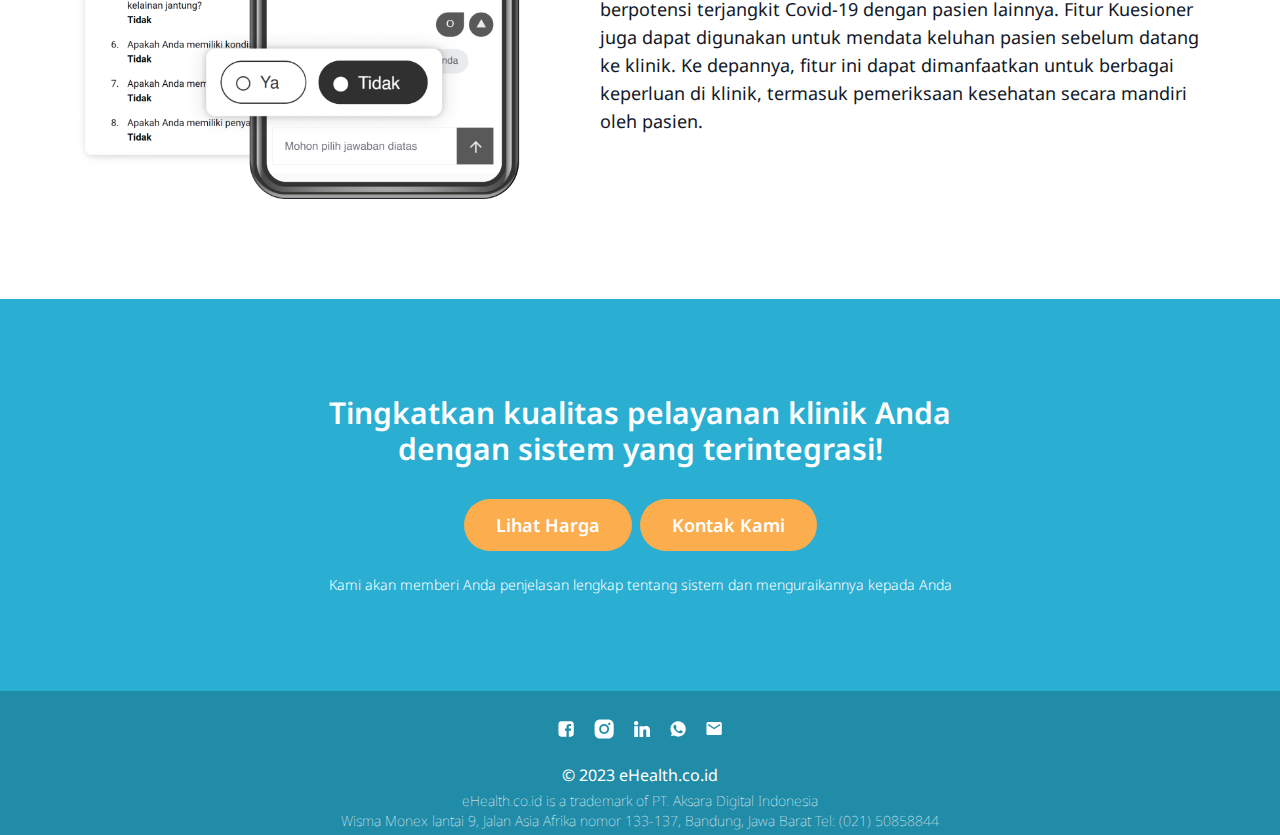
<file: fitur/layanan-pasien/index.html>
<!DOCTYPE html>
<html lang="id">

<head>
	<meta charset="UTF-8">

	<link rel="preconnect" href="https://code.jquery.com">
	<link rel="dns-prefetch" href="https://code.jquery.com">

	<link rel="preconnect" href="https://www.googletagmanager.com">
	<link rel="dns-prefetch" href="https://www.googletagmanager.com">
	<link rel="preconnect" href="https://www.googleoptimize.com">
	<link rel="dns-prefetch" href="https://www.googleoptimize.com">
	<link rel="preconnect" href="https://connect.facebook.net">
	<link rel="dns-prefetch" href="https://connect.facebook.net">
	<link rel="preconnect" href="https://www.facebook.com">
	<link rel="dns-prefetch" href="https://www.facebook.com">

	<link rel="preconnect" href="https://api.ehealth.co.id">
	<link rel="dns-prefetch" href="https://api.ehealth.co.id">

	<meta name="viewport" content="width=device-width, initial-scale=1.0">
	<meta http-equiv="X-UA-Compatible" content="ie=edge">

	<meta name="keywords" content="Fitur ehealth.co.id">
	<meta name="description"
		content="Bantu pasien menjangkau klinik Anda; Menggunakan sistem reservasi klinik dari ehealth.co.id. Mudah diakses tanpa harus mengunduh aplikasi. Dilengkapi dengan sistem kuota berdasarkan waktu dan dokter. Menggunakan QR code atau kode booking sebagai bukti reservasi.">
	<meta name="subject" content="eHealth.co.id">
	<meta name="copyright" content="PT. Aksara Digital Indonesia">
	<meta name="language" content="ID">
	<meta name="robots" content="index,follow">
	<meta name="Classification" content="Business">
	<meta name="author" content="Ibrohim Kholilul Islam, ibrohim@ehealth.co.id">
	<meta name="reply-to" content="info@ehealth.co.id">
	<meta name="url" content="https://ehealth.co.id">
	<meta name="identifier-URL" content="https://ehealth.co.id">
	<meta name="directory" content="submission">
	<meta name="coverage" content="Worldwide">
	<meta name="distribution" content="Global">
	<meta name="rating" content="General">
	<meta name="revisit-after" content="7 days">
	<meta name="target" content="all">
	<meta name="HandheldFriendly" content="True">

	<link rel="canonical" href="https://ehealth.co.id/fitur/layanan-pasien/">

	<script>
		(function (w, d, s, l, i) {
			w[l] = w[l] || []; w[l].push({
				'gtm.start':
					new Date().getTime(), event: 'gtm.js'
			}); var f = d.getElementsByTagName(s)[0],
				j = d.createElement(s), dl = l != 'dataLayer' ? '&l=' + l : ''; j.async = true; j.src =
					'https://www.googletagmanager.com/gtm.js?id=' + i + dl; f.parentNode.insertBefore(j, f);
		})(window, document, 'script', 'dataLayer', 'GTM-NV3CTMW');
	</script>

	<script async src="https://www.googleoptimize.com/optimize.js?id=OPT-KFR2ZQ6"></script>
	<link rel="stylesheet" href="/static/css/tailwind.css">
	<link href="/static/css/output.css" rel="stylesheet">
	<link rel="stylesheet" href="/fitur/public/css/mystyle.css">
	<link rel="stylesheet" href="//cdnjs.cloudflare.com/ajax/libs/font-awesome/4.7.0/css/font-awesome.min.css">

	<title>Fitur Layanan Pasien | Software Klinik eHealth.co.id</title>
	<link rel="icon" type="image/png" href="/static/images/favicon.png" />
</head>

<body>

	<noscript><iframe src="https://www.googletagmanager.com/ns.html?id=GTM-NV3CTMW" height="0" width="0"
			style="display:none;visibility:hidden"></iframe></noscript>

	<div class="overflow-x-hidden">
		<div class="bg-gray-100">
			<!-- Navigation -->
			<nav
				class="glassmorphism w-screen lg:px-28 md:px-20 2xl:px-80 px-6 py-4 bg-fixed fixed inset-x-0 bg-primary z-20">
				<div class="flex flex-row items-center justify-between">
					<a href="/">
						<img class="w-36 md:w-40" alt="logo eHealth.co.id" src="/static/images/Logo-eH.svg">
					</a>
					<ul class=" flex-row gap-x-10 hidden md:flex">
						<li><a class="feature-link text-white font-p-dekstop text-p-mobile hover:text-secondary"
								href="/fitur/">
								Fitur
							</a></li>
						<li><a class="pricing-link text-white font-p-desktop text-p-mobile hover:text-secondary"
								href="/harga/">
								Harga
							</a></li>
						<li><a class="blog-link text-white font-p-desktop text-p-mobile hover:text-secondary"
								href="/blog/"> Blog
							</a>
						</li>
						<li><a class="faq-link text-white font-p-desktop text-p-mobile hover:text-secondary"
								href="/faq/"> FAQ </a>
						</li>
					</ul>
					<div
						class="hidden md:flex py-2 px-8 items-center gap-x-4 bg-gradient-custom rounded-full shadow-md shadow-secondary-bg hover:shadow-lg hover:shadow-secondary-bg">
						<a href="/mulai-sekarang/" id="register-link"
							class="font-sans font-p-desktop text-p-desktop text-white register-link">Daftar</a>
						<img class="w-4" alt="daftar sekarang" src="/static/images/arrow.svg">
					</div>
					<div id="mobileMenuButton" class="md:hidden flex items-left my-auto">
						<svg xmlns="http://www.w3.org/2000/svg" class="h-7 w-7" fill="none" viewBox="0 0 24 24"
							stroke="#ffffff">
							<path stroke-linecap="round" stroke-linejoin="round" stroke-width="2"
								d="M4 6h16M4 12h16M4 18h16" />
						</svg>
						<svg xmlns="http://www.w3.org/2000/svg" class="h-7 w-7 hidden" fill="none" viewBox="0 0 24 24"
							stroke="#ffffff">
							<path stroke-linecap="round" stroke-linejoin="round" stroke-width="2"
								d="M6 18L18 6M6 6l12 12" />
						</svg>
					</div>
				</div>
				<div id="mobileMenu" class="hidden text-center mx-auto gap-y-4">
					<div>
						<a href="/fitur/"
							class="feature-link block py-2 px-4 font-p-mobile text-p-mobile text-white hover:text-secondary">Fitur</a>
						<a href="/harga/"
							class="pricing-link block py-2 px-4 font-p-mobile text-p-mobile text-white hover:text-secondary">Harga</a>
						<a href="/blog/"
							class="blog-link block py-2 px-4 font-p-mobile text-p-mobile text-white hover:text-secondary">Blog</a>
						<a href="/faq/"
							class="faq-link block py-2 px-4 font-p-mobile text-p-mobile text-white hover:text-secondary">
							FAQ </a>
					</div>
					<div
						class="w-fit py-2 px-8 items-center gap-x-4 bg-gradient-custom rounded-full shadow-md shadow-secondary-bg hover:shadow-lg hover:shadow-secondary-bg flex mx-auto">
						<a href="/mulai-sekarang/" id="reservasi-link"
							class="font-sans font-p-mobile text-p-mobile text-white reservasi-link">Daftar</a>
						<img class="w-4" alt="daftar sekarang" src="/static/images/arrow.svg">
					</div>
				</div>
			</nav>
			<div class="bg-blue-ehealth-200 pt-16">
				<div>
					<nav class="w-full lg:px-28 md:px-20 2xl:px-80 px-6 bg-white bg-opacity-50 md:pt-4 md:pb-1">
						<ol class="list-reset flex">
							<li>
								<a href="/fitur/" class="text-blue-ehealth-600 font-light">
									Fitur
								</a>
							</li>
							<li>
								<img class="lazyload w-7 h-7"
									src="/fitur/public/images/ic_round-keyboard-arrow-right.svg" alt="Ilustrasi panah">
							</li>
							<li>
								<a href="#" class="text-blue-ehealth-600 font-medium">
									Pasien
								</a>
							</li>
						</ol>
					</nav>
				</div>
				<div class="md:flex md:justify-center">
					<h1
						class="tracking-wide text-center py-8 md:mt-14 px-10 font-sans md:text-4xl text-3xl text-black font-bold">
						Bantu pasien menjangkau klinik Anda
					</h1>
				</div>
				<div class="flex flex-col md:flex-row justify-center pb-10 md:pb-24">
					<div class="flex flex-col px-10 md:px-1 md:mt-1">
						<a href="https://www.youtube.com/watch?v=2_w7vzJu0mc&list=PL1UNPckLa3sH28Wflj1KWgYB8gCIn0xgN"
							target="_blank"
							class="w-full rounded-full py-3 bg-blue-ehealth-600 text-center text-white text-lg font-semibold md:px-6">Demo
							Mandiri</a>
					</div>
					<div class="flex flex-col px-10 md:px-1 mt-1">
						<button
							class="contact-us w-full rounded-full py-3 bg-blue-ehealth-600 text-white text-lg font-semibold md:px-6">Kontak
							Kami</button>
					</div>
				</div>
			</div>
		</div>
		<div class="container flex flex-col md:flex-row md:mx-auto">
			<div class="container mx-auto pb-7 pt-14 md:pt-28 md:mb-8">
				<div>
					<div class="flex items-center text-center md:hidden">
						<h1 class="flex mx-auto md:text-4xl text-2xl font-sans font-bold text-gray-900">Reservasi</h1>
					</div>
					<div class="flex flex-col md:flex-row md:px-10">
						<div class="md:hidden mx-auto pt-8">
							<img class="lazyload px-8" alt="Tampilan pencarian pasien ehealth.co.id"
								src="/fitur/public/images/Fitur Pasien - Reservasi.png">
						</div>
						<div class="mx-auto py-7 text-gray-900 md:w-3/5 md:flex md:flex-col md:self-center md:pr-8">
							<h1 class="hidden md:flex pl-8 pb-8  text-2xl text-left font-sans font-bold text-gray-900">
								Reservasi</h1>
							<ul class="list-disc font-noto pb-7 text-lg text-gray-800 pl-14 pr-8">
								<li>Mudah diakses tanpa harus mengunduh aplikasi.</li>
								<li class="pt-3">Dilengkapi dengan sistem kuota berdasarkan waktu dan dokter.</li>
								<li class="pt-3">Menggunakan QR code atau kode booking sebagai bukti reservasi.</li>
							</ul>
							<div>
								<div class="px-8 md:pt-4">
									<h1 class="flex mx-auto md:text-lg text-xl font-sans font-bold text-gray-900">
										Mengapa menggunakan fitur Reservasi eHealth.co.id?
									</h1>
								</div>
								<div class="px-8 pt-4 md:pt-2">
									<span class="text-left text-lg text-gray-800">Penerapan sistem kuota pasien akan
										menghindarkan klinik Anda dari penumpukan pasien yang tidak diperlukan. Pasien
										dapat datang sesuai jadwal tanpa harus menunggu lama dan tingkat kepuasan
										terhadap klinik pun akan meningkat.</span>
								</div>
							</div>
						</div>
						<div class="hidden md:block w-2/5">
							<img class="w-full lazyload" alt="Tampilan reservasi pasien ehealth.co.id"
								src="/fitur/public/images/Fitur Pasien - Reservasi.png">
						</div>
					</div>
				</div>
			</div>
		</div>
		<div>
			<div class="container mx-auto pb-9 pt-14 md:mb-16">
				<div>
					<div class="flex items-center text-center md:hidden">
						<h1 class="flex mx-auto md:text-4xl text-2xl font-sans font-bold text-gray-900">Kuesioner</h1>
					</div>
					<div class="flex flex-col md:flex-row md:px-10">
						<div class="mx-auto pt-8 md:w-2/5">
							<img class="md:w-full lazyload px-8 md:pl-8 md:pr-0"
								alt="Tampilan kuesioner pasien ehealth.co.id"
								src="/fitur/public/images/Fitur Pasien - Kuesioner.png">
						</div>
						<div class="mx-auto py-7 text-gray-900 md:w-3/5 md:pl-12 md:flex md:flex-col md:self-center">
							<h1 class="hidden md:flex pl-8 pb-8 text-2xl text-left font-sans font-bold text-gray-900">
								Kuesioner</h1>
							<ul class="list-disc font-noto pb-7 text-lg pl-14 pr-8">
								<li>Daftar pertanyaan dapat disesuaikan dengan kebutuhan klinik.</li>
								<li class="pt-3">Ditampilkan kepada pasien dalam bentuk chatbot.</li>
								<li class="pt-3">Hasil otomatis tersimpan dalam rekam medis pasien.</li>
							</ul>
							<div>
								<div class="px-8 md:pt-4">
									<h1 class="flex mx-auto md:text-lg text-xl font-sans font-bold text-gray-900">
										Kapan fitur Kuesioner digunakan?
									</h1>
								</div>
								<div class="px-8 pt-4 md:pt-2">
									<span class="text-left text-lg text-gray-900">
										Fitur kuesioner dapat digunakan sebagai screening ketika masa pandemi Covid-19
										untuk menghindari bercampurnya pasien yang berpotensi terjangkit Covid-19 dengan
										pasien lainnya. Fitur Kuesioner juga dapat digunakan untuk mendata keluhan
										pasien sebelum datang ke klinik. Ke depannya, fitur ini dapat dimanfaatkan untuk
										berbagai keperluan di klinik, termasuk pemeriksaan kesehatan secara mandiri oleh
										pasien.
									</span>
								</div>
							</div>
						</div>
					</div>
				</div>
			</div>
		</div>
		<div class="bg-no-repeat bg-local bg-cover bg-blue-ehealth">
			<div class="container mx-auto pt-8 py-8 md:w-1/2 md:pb-16 md:pt-14">
				<div class="flex-col justify-center mx-auto my-auto pt-10 pb-8 px-9 md:px-0">
					<h2 class="text-center text-white md:text-3xl text-2xl mx-auto font-sans font-semibold mb-7">
						Tingkatkan kualitas pelayanan klinik Anda dengan sistem yang terintegrasi!
					</h2>
					<div class="flex flex-col md:flex-row justify-center pb-6">
						<div class="flex flex-col md:px-1 md:mt-1">
							<a href="/harga/"
								class="w-full md:px-8 rounded-full py-3 bg-yellow-ehealth text-white text-lg text-center font-semibold">Lihat
								Harga</a>
						</div>
						<div class="flex flex-col md:px-1 mt-2 md:mt-1">
							<button
								class="contact-us w-full md:px-8 rounded-full py-3 bg-yellow-ehealth text-white text-lg font-semibold">Kontak
								Kami</button>
						</div>
					</div>
					<div class="">
						<p class="font-sans font-light text-sm text-white text-center"> Kami akan memberi Anda
							penjelasan lengkap tentang sistem dan menguraikannya kepada Anda</p>
					</div>
				</div>
			</div>
			<footer class="text-center bg-blue-ehealth text-white" style="background-color: rgba(0, 0, 0, 0.2);">
				<div class="container px-6 pt-6 text-center mx-auto pb-6">
					<a href="https://www.facebook.com/ehealth.co.id/" target="_blank"><img
							class="inline-block my-auto lazyload px-2 w-8" src="/static/images/facebook.svg"
							alt="Icon facebook"></a>
					<a href="https://www.instagram.com/ehealth_indonesia/" target="_blank"><img
							class="inline-block my-auto lazyload px-2 w-9" src="/static/images/instagram.svg"
							alt="Icon instagram"></a>
					<a href="https://www.linkedin.com/company/ehealth-co-id/" target="_blank"><img
							class="inline-block my-auto lazyload px-2 w-8" src="/static/images/linkedin.svg"
							alt="Icon linkedin"></a>
					<a href="https://wa.me/622150858844" target="_blank"><img
							class="inline-block my-auto lazyload px-2 w-8" src="/static/images/whatsapp.svg"
							alt="Icon whatsapp"></a>
					<a href="mailto:info@ehealth.co.id" target="_blank"><img
							class="inline-block my-auto lazyload px-2 w-8" src="/static/images/email.svg"
							alt="Icon email"></a>
				</div>
				<div class="text-center px-4">
					© 2023
					<a class="text-whitehite">eHealth.co.id</a>
				</div>
				<div class="text-center font-thin py-1 text-sm px-5">
					eHealth.co.id is a trademark of PT. Aksara Digital Indonesia <br />
					Wisma Monex lantai 9, Jalan Asia Afrika nomor 133-137, Bandung, Jawa Barat Tel: (021) 50858844
				</div>
			</footer>
		</div>
	</div>

	<script async src="/static/js/lazysizes.min.js"></script>

	<!-- Facebook Pixel Code -->
	<script>
		!function (f, b, e, v, n, t, s) {
			if (f.fbq) return; n = f.fbq = function () {
				n.callMethod ?
					n.callMethod.apply(n, arguments) : n.queue.push(arguments)
			};
			if (!f._fbq) f._fbq = n; n.push = n; n.loaded = !0; n.version = '2.0';
			n.queue = []; t = b.createElement(e); t.async = !0;
			t.src = v; s = b.getElementsByTagName(e)[0];
			s.parentNode.insertBefore(t, s)
		}(window, document, 'script',
			'https://connect.facebook.net/en_US/fbevents.js');
		fbq('init', '382584023005404');
		fbq('track', 'PageView');
	</script>
	<noscript><img height="1" width="1" style="display:none"
			src="https://www.facebook.com/tr?id=382584023005404&ev=PageView&noscript=1" /></noscript>
	<!-- End Facebook Pixel Code -->

	<script type="text/javascript">
		(function (f, b) {
			if (!b.__SV) {
				var e, g, i, h; window.mixpanel = b; b._i = []; b.init = function (e, f, c) {
					function g(a, d) { var b = d.split("."); 2 == b.length && (a = a[b[0]], d = b[1]); a[d] = function () { a.push([d].concat(Array.prototype.slice.call(arguments, 0))) } } var a = b; "undefined" !== typeof c ? a = b[c] = [] : c = "mixpanel"; a.people = a.people || []; a.toString = function (a) { var d = "mixpanel"; "mixpanel" !== c && (d += "." + c); a || (d += " (stub)"); return d }; a.people.toString = function () { return a.toString(1) + ".people (stub)" }; i = "disable time_event track track_pageview track_links track_forms track_with_groups add_group set_group remove_group register register_once alias unregister identify name_tag set_config reset opt_in_tracking opt_out_tracking has_opted_in_tracking has_opted_out_tracking clear_opt_in_out_tracking start_batch_senders people.set people.set_once people.unset people.increment people.append people.union people.track_charge people.clear_charges people.delete_user people.remove".split(" ");
					for (h = 0; h < i.length; h++)g(a, i[h]); var j = "set set_once union unset remove delete".split(" "); a.get_group = function () { function b(c) { d[c] = function () { call2_args = arguments; call2 = [c].concat(Array.prototype.slice.call(call2_args, 0)); a.push([e, call2]) } } for (var d = {}, e = ["get_group"].concat(Array.prototype.slice.call(arguments, 0)), c = 0; c < j.length; c++)b(j[c]); return d }; b._i.push([e, f, c])
				}; b.__SV = 1.2; e = f.createElement("script"); e.type = "text/javascript"; e.async = !0; e.src = "undefined" !== typeof MIXPANEL_CUSTOM_LIB_URL ?
					MIXPANEL_CUSTOM_LIB_URL : "file:" === f.location.protocol && "//cdn.mxpnl.com/libs/mixpanel-2-latest.min.js".match(/^\/\//) ? "https://cdn.mxpnl.com/libs/mixpanel-2-latest.min.js" : "//cdn.mxpnl.com/libs/mixpanel-2-latest.min.js"; g = f.getElementsByTagName("script")[0]; g.parentNode.insertBefore(e, g)
			}
		})(document, window.mixpanel || []);
		mixpanel.init('cc865e939d6e0ba0134f17a4508e7264', { debug: true });
		mixpanel.track_links('.feature-link', "feature_link_clicked");
		mixpanel.track_links('.blog-link', "blog_link_clicked");
		mixpanel.track_links('.reservasi-link', "reservasi_link_clicked"); 
	</script>

	<script>(function (w, d, s, l, i) {
			w[l] = w[l] || []; w[l].push({
				'gtm.start':
					new Date().getTime(), event: 'gtm.js'
			}); var f = d.getElementsByTagName(s)[0],
				j = d.createElement(s), dl = l != 'dataLayer' ? '&l=' + l : ''; j.async = true; j.src =
					'https://www.googletagmanager.com/gtm.js?id=' + i + dl; f.parentNode.insertBefore(j, f);
		})(window, document, 'script', 'dataLayer', 'GTM-NV3CTMW');</script>

	<script defer src="https://code.jquery.com/jquery-3.5.1.min.js"
		integrity="sha256-9/aliU8dGd2tb6OSsuzixeV4y/faTqgFtohetphbbj0=" crossorigin="anonymous"></script>
	<script defer src="/static/js/fp.min.js"></script>
	<script defer src="https://s3-ap-southeast-1.amazonaws.com/qiscus-sdk/public/qismo/qismo-v4.js"></script>
	<script defer src="/static/js/index.js"></script>
</body>

</html>
</file>
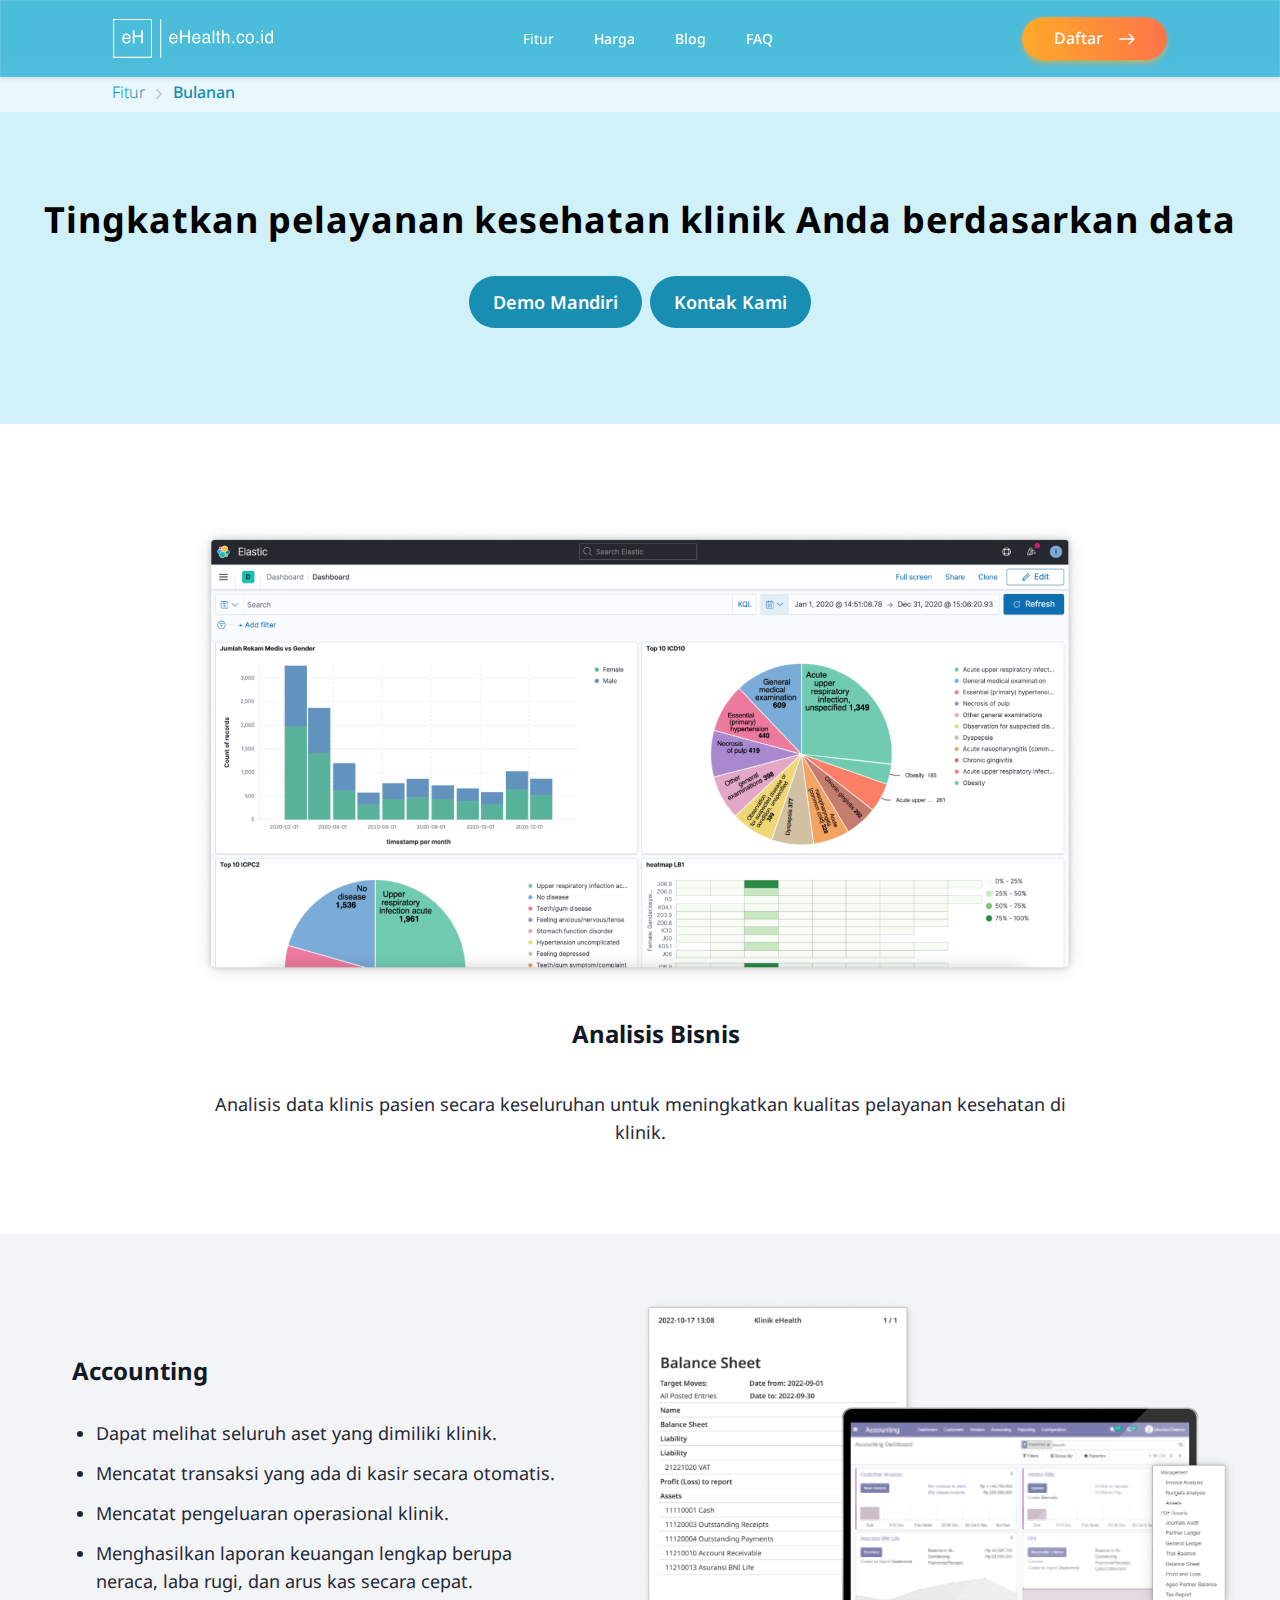
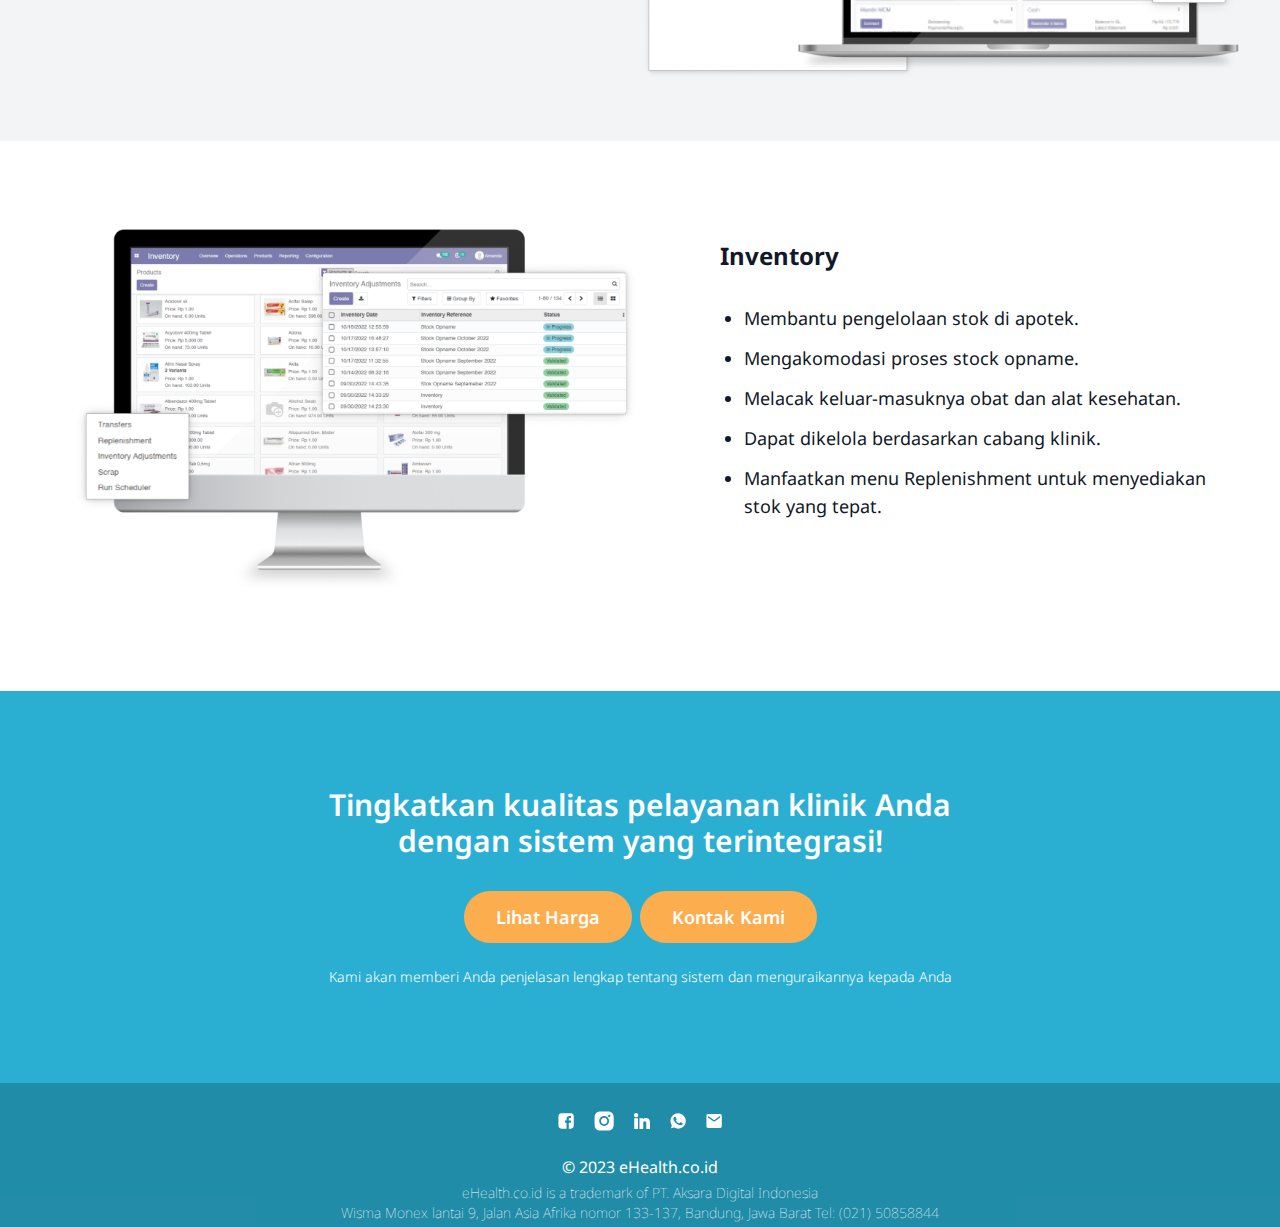
<file: fitur/manajemen-bulanan/index.html>
<!DOCTYPE html>
<html lang="id">

<head>
  <meta charset="UTF-8">

  <link rel="preconnect" href="https://code.jquery.com">
  <link rel="dns-prefetch" href="https://code.jquery.com">

  <link rel="preconnect" href="https://www.googletagmanager.com">
  <link rel="dns-prefetch" href="https://www.googletagmanager.com">
  <link rel="preconnect" href="https://www.googleoptimize.com">
  <link rel="dns-prefetch" href="https://www.googleoptimize.com">
  <link rel="preconnect" href="https://connect.facebook.net">
  <link rel="dns-prefetch" href="https://connect.facebook.net">
  <link rel="preconnect" href="https://www.facebook.com">
  <link rel="dns-prefetch" href="https://www.facebook.com">

  <link rel="preconnect" href="https://api.ehealth.co.id">
  <link rel="dns-prefetch" href="https://api.ehealth.co.id">

  <meta name="viewport" content="width=device-width, initial-scale=1.0">
  <meta http-equiv="X-UA-Compatible" content="ie=edge">

  <meta name="keywords" content="Fitur ehealth.co.id">
  <meta name="description" content="Tingkatkan pelayanan kesehatan klinik Anda berdasarkan data. Analisis data klinis pasien secara keseluruhan untuk meningkatkan kualitas pelayanan kesehatan di klinik. eHealth.co.id terintegrasi dengan accounting dan inventory untuk klinik.">
  <meta name="subject" content="eHealth.co.id">
  <meta name="copyright" content="PT. Aksara Digital Indonesia">
  <meta name="language" content="ID">
  <meta name="robots" content="index,follow">
  <meta name="Classification" content="Business">
  <meta name="author" content="Ibrohim Kholilul Islam, ibrohim@ehealth.co.id">
  <meta name="reply-to" content="info@ehealth.co.id">
  <meta name="url" content="https://ehealth.co.id">
  <meta name="identifier-URL" content="https://ehealth.co.id">
  <meta name="directory" content="submission">
  <meta name="coverage" content="Worldwide">
  <meta name="distribution" content="Global">
  <meta name="rating" content="General">
  <meta name="revisit-after" content="7 days">
  <meta name="target" content="all">
  <meta name="HandheldFriendly" content="True">

  <link rel="canonical" href="https://ehealth.co.id/fitur/manajemen-bulanan/">

  <script>
    (function (w, d, s, l, i) {
      w[l] = w[l] || []; w[l].push({
        'gtm.start':
          new Date().getTime(), event: 'gtm.js'
      }); var f = d.getElementsByTagName(s)[0],
        j = d.createElement(s), dl = l != 'dataLayer' ? '&l=' + l : ''; j.async = true; j.src =
          'https://www.googletagmanager.com/gtm.js?id=' + i + dl; f.parentNode.insertBefore(j, f);
    })(window, document, 'script', 'dataLayer', 'GTM-NV3CTMW');
  </script>

  <script async src="https://www.googleoptimize.com/optimize.js?id=OPT-KFR2ZQ6"></script>
  <link rel="stylesheet" href="/static/css/tailwind.css">
	<link rel="stylesheet" href="/fitur/public/css/mystyle.css">
	<link href="/static/css/output.css" rel="stylesheet">
  <link rel="stylesheet" href="//cdnjs.cloudflare.com/ajax/libs/font-awesome/4.7.0/css/font-awesome.min.css">

  <title>Fitur Manajemen Bulanan | Software Klinik eHealth.co.id</title>
  <link rel="icon" type="image/png" href="/static/images/favicon.png" />
</head>

<body>

  <noscript><iframe src="https://www.googletagmanager.com/ns.html?id=GTM-NV3CTMW" height="0" width="0"
      style="display:none;visibility:hidden"></iframe></noscript>

  <div class="overflow-x-hidden">
		<div class="bg-gray-100">
			<!-- Navigation -->
			<nav
				class="glassmorphism w-screen lg:px-28 md:px-20 2xl:px-80 px-6 py-4 bg-fixed fixed inset-x-0 bg-primary z-20">
				<div class="flex flex-row items-center justify-between">
					<a href="/">
						<img class="w-36 md:w-40" alt="logo eHealth.co.id" src="/static/images/Logo-eH.svg">
					</a>
					<ul class=" flex-row gap-x-10 hidden md:flex">
						<li><a class="feature-link text-white font-p-dekstop text-p-mobile hover:text-secondary"
								href="/fitur/">
								Fitur
							</a></li>
						<li><a class="pricing-link text-white font-p-desktop text-p-mobile hover:text-secondary"
								href="/harga/">
								Harga
							</a></li>
						<li><a class="blog-link text-white font-p-desktop text-p-mobile hover:text-secondary"
								href="/blog/"> Blog
							</a>
						</li>
						<li><a class="faq-link text-white font-p-desktop text-p-mobile hover:text-secondary"
								href="/faq/"> FAQ </a>
						</li>
					</ul>
					<div
						class="hidden md:flex py-2 px-8 items-center gap-x-4 bg-gradient-custom rounded-full shadow-md shadow-secondary-bg hover:shadow-lg hover:shadow-secondary-bg">
						<a href="/mulai-sekarang/" id="register-link"
							class="font-sans font-p-desktop text-p-desktop text-white register-link">Daftar</a>
						<img class="w-4" alt="daftar sekarang" src="/static/images/arrow.svg">
					</div>
					<div id="mobileMenuButton" class="md:hidden flex items-left my-auto">
						<svg xmlns="http://www.w3.org/2000/svg" class="h-7 w-7" fill="none" viewBox="0 0 24 24"
							stroke="#ffffff">
							<path stroke-linecap="round" stroke-linejoin="round" stroke-width="2"
								d="M4 6h16M4 12h16M4 18h16" />
						</svg>
						<svg xmlns="http://www.w3.org/2000/svg" class="h-7 w-7 hidden" fill="none" viewBox="0 0 24 24"
							stroke="#ffffff">
							<path stroke-linecap="round" stroke-linejoin="round" stroke-width="2"
								d="M6 18L18 6M6 6l12 12" />
						</svg>
					</div>
				</div>
				<div id="mobileMenu" class="hidden text-center mx-auto gap-y-4">
					<div>
						<a href="/fitur/"
							class="feature-link block py-2 px-4 font-p-mobile text-p-mobile text-white hover:text-secondary">Fitur</a>
						<a href="/harga/"
							class="pricing-link block py-2 px-4 font-p-mobile text-p-mobile text-white hover:text-secondary">Harga</a>
						<a href="/blog/"
							class="blog-link block py-2 px-4 font-p-mobile text-p-mobile text-white hover:text-secondary">Blog</a>
						<a href="/faq/"
							class="faq-link block py-2 px-4 font-p-mobile text-p-mobile text-white hover:text-secondary">
							FAQ </a>
					</div>
					<div
						class="w-fit py-2 px-8 items-center gap-x-4 bg-gradient-custom rounded-full shadow-md shadow-secondary-bg hover:shadow-lg hover:shadow-secondary-bg flex mx-auto">
						<a href="/mulai-sekarang/" id="reservasi-link"
							class="font-sans font-p-mobile text-p-mobile text-white reservasi-link">Daftar</a>
						<img class="w-4" alt="daftar sekarang" src="/static/images/arrow.svg">
					</div>
				</div>
			</nav>
			<div class="bg-blue-ehealth-200 pt-16">
				<div>
					<nav class="w-full lg:px-28 md:px-20 2xl:px-80 px-6 bg-white bg-opacity-50 md:pt-4 md:pb-1">
						<ol class="list-reset flex">
							<li>
								<a href="/fitur/" class="text-blue-ehealth-600 font-light">
									Fitur
								</a>
							</li>
							<li>
								<img class="lazyload w-7 h-7" src="/fitur/public/images/ic_round-keyboard-arrow-right.svg" alt="Ilustrasi panah">
							</li>
							<li>
								<a href="#" class="text-blue-ehealth-600 font-medium">
									Bulanan
								</a>
							</li>
						</ol>
					</nav>
				</div>
				<div class="md:flex md:justify-center">
					<h1 class="tracking-wide text-center py-8 md:mt-14 px-10 font-sans md:text-4xl text-3xl text-black font-bold">
						Tingkatkan pelayanan kesehatan klinik Anda berdasarkan data
					</h1>
				</div>
				<div class="flex flex-col md:flex-row justify-center pb-10 md:pb-24">
					<div class="flex flex-col px-10 md:px-1 md:mt-1">
						<a href="https://www.youtube.com/watch?v=2_w7vzJu0mc&list=PL1UNPckLa3sH28Wflj1KWgYB8gCIn0xgN" target="_blank"  class="w-full rounded-full py-3 bg-blue-ehealth-600 text-center text-white text-lg font-semibold md:px-6">Demo Mandiri</a>
					</div>
					<div class="flex flex-col px-10 md:px-1 mt-1">
						<button class="contact-us w-full rounded-full py-3 bg-blue-ehealth-600 text-white text-lg font-semibold md:px-6">Kontak Kami</button>
					</div>
				</div>
			</div>   
    </div>
		<div class="container flex flex-col md:mx-auto">
			<div class="container mx-auto pb-7 pt-14 md:pt-16 md:mb-8">
				<div>
					<div class="flex items-center text-center md:hidden">
						<h1 class="flex mx-auto md:text-4xl text-2xl font-sans font-bold text-gray-900">Analisis Bisnis</h1>
					</div>
					<div class="flex flex-col md:px-10">
						<div class="mx-auto pt-8 md:flex justify-center">
							<img class="lazyload px-8 md:hidden" alt="Tampilan fitur analisis bisnis ehealth.co.id" src="/fitur/public/images/Fitur Bulanan - Analisis Bisnis - Small.png">
							<img class="lazyload px-0 hidden md:block w-3/4" alt="Tampilan fitur analisis bisnis ehealth.co.id" src="/fitur/public/images/Fitur Bulanan - Analisis Bisnis - Large.png">
						</div>
						<div class="mx-auto py-7 text-gray-900 md:w-4/5 md:flex md:flex-col md:self-center">
							<h1 class="hidden md:flex justify-center pl-8 pb-8  text-2xl text-center font-sans font-bold text-gray-900">Analisis Bisnis</h1>
							<div class="px-8 pt-4 md:pt-2">
								<span class="text-left md:text-center md:flex md:justify-center text-lg text-gray-800">Analisis data klinis pasien secara keseluruhan untuk meningkatkan kualitas pelayanan kesehatan di klinik.</span>
							</div>
						</div>
					</div>
				</div>
			</div>
		</div>
		<div class="flex flex-col md:flex-row md:mx-auto bg-gray-100">
			<div class="container mx-auto pb-7 pt-14 md:pt-16 md:mb-8">
				<div>
					<div class="flex items-center text-center md:hidden">
						<h1 class="flex mx-auto md:text-4xl text-2xl font-sans font-bold text-gray-900">Accounting</h1>
					</div>
					<div class="flex flex-col md:flex-row md:px-10">
						<div class="md:hidden mx-auto pt-8">
							<img class="lazyload px-8" alt="Tampilan fitur accounting ehealth.co.id" src="/fitur/public/images/Fitur Bulanan - Accounting - Small 1.png">
						</div>
						<div class="mx-auto py-7 text-gray-900 md:w-1/2 md:flex md:flex-col md:self-center md:pr-8">
							<h1 class="hidden md:flex pl-8 pb-8  text-2xl text-left font-sans font-bold text-gray-900">Accounting</h1>
							<ul class="list-disc font-noto pb-7 text-lg text-gray-800 pl-14 pr-8">
								<li>Dapat melihat seluruh aset yang dimiliki klinik.</li>
								<li class="pt-3">Mencatat transaksi yang ada di kasir secara otomatis.</li>
								<li class="pt-3">Mencatat pengeluaran operasional klinik.</li>
								<li class="pt-3">Menghasilkan laporan keuangan lengkap berupa neraca, laba rugi, dan arus kas secara cepat.</li>
							</ul>
						</div>
						<div class="hidden md:block w-1/2">
							<img class="w-full lazyload" alt="Tampilan fitur accounting ehealth.co.id" src="/fitur/public/images/Fitur Bulanan - Accounting - Large.png">
						</div>
					</div>
				</div>
			</div>
		</div>
		<div>
			<div class="container mx-auto pb-9 pt-14 md:mb-16">
				<div>
					<div class="flex items-center text-center md:hidden">
						<h1 class="flex mx-auto md:text-4xl text-2xl font-sans font-bold text-gray-900">Inventory</h1>
					</div>
					<div class="flex flex-col md:flex-row md:px-10">
						<div class="mx-auto pt-8 md:w-1/2">
							<img class="md:w-full lazyload px-8 md:pl-8 md:pr-0" alt="Tampilan fitur inventory ehealth.co.id" src="/fitur/public/images/Fitur Bulanan - Inventory - Large Small.png">
						</div>
						<div class="mx-auto py-7 text-gray-900 md:w-1/2 md:pl-12 md:flex md:flex-col md:self-center">
							<h1 class="hidden md:flex pl-8 pb-8 text-2xl text-left font-sans font-bold text-gray-900">Inventory</h1>
							<ul class="list-disc font-noto pb-7 text-lg pl-14 pr-8">
								<li>Membantu pengelolaan stok di apotek.</li>
								<li class="pt-3">Mengakomodasi proses stock opname.</li>
								<li class="pt-3">Melacak keluar-masuknya obat dan alat kesehatan.</li>
								<li class="pt-3">Dapat dikelola berdasarkan cabang klinik.</li>
								<li class="pt-3">Manfaatkan menu Replenishment untuk menyediakan stok yang tepat.</li>
							</ul>
						</div>
					</div>
				</div>
			</div>
		</div>
		<div class="bg-no-repeat bg-local bg-cover bg-blue-ehealth">
			<div class="container mx-auto pt-8 py-8 md:w-1/2 md:pb-16 md:pt-14">
					<div class="flex-col justify-center mx-auto my-auto pt-10 pb-8 px-9 md:px-0">
						<h2 class="text-center text-white md:text-3xl text-2xl mx-auto font-sans font-semibold mb-7">
							Tingkatkan kualitas pelayanan klinik Anda dengan sistem yang terintegrasi!
						</h2>
						<div class="flex flex-col md:flex-row justify-center pb-6">
							<div class="flex flex-col md:px-1 md:mt-1">
								<a href="/harga/" class="w-full md:px-8 rounded-full py-3 bg-yellow-ehealth text-white text-lg text-center font-semibold">Lihat Harga</a>
							</div>
							<div class="flex flex-col md:px-1 mt-2 md:mt-1">
								<button class="contact-us w-full md:px-8 rounded-full py-3 bg-yellow-ehealth text-white text-lg font-semibold">Kontak Kami</button>
							</div>
						</div>
						<div class=""> 
							<p class="font-sans font-light text-sm text-white text-center"> Kami akan memberi Anda penjelasan lengkap tentang sistem dan menguraikannya kepada Anda</p>
						</div>
					</div>
			</div>
			<footer class="text-center bg-blue-ehealth text-white" style="background-color: rgba(0, 0, 0, 0.2);">
				<div class="container px-6 pt-6 text-center mx-auto pb-6">
					<a href="https://www.facebook.com/ehealth.co.id/" target="_blank"><img class="inline-block my-auto lazyload px-2 w-8" src="/static/images/facebook.svg" alt="Icon facebook"></a>
					<a href="https://www.instagram.com/ehealth_indonesia/" target="_blank"><img class="inline-block my-auto lazyload px-2 w-9" src="/static/images/instagram.svg" alt="Icon instagram"></a>
					<a href="https://www.linkedin.com/company/ehealth-co-id/" target="_blank"><img class="inline-block my-auto lazyload px-2 w-8" src="/static/images/linkedin.svg" alt="Icon linkedin"></a>
					<a href="https://wa.me/622150858844" target="_blank"><img class="inline-block my-auto lazyload px-2 w-8" src="/static/images/whatsapp.svg" alt="Icon whatsapp"></a>
					<a href="mailto:info@ehealth.co.id" target="_blank"><img class="inline-block my-auto lazyload px-2 w-8" src="/static/images/email.svg" alt="Icon email"></a>
				</div>
				<div class="text-center px-4">
					© 2023
					<a class="text-whitehite">eHealth.co.id</a>
				</div>
				<div class="text-center font-thin py-1 text-sm px-5">
					eHealth.co.id is a trademark of PT. Aksara Digital Indonesia <br/>
					Wisma Monex lantai 9, Jalan Asia Afrika nomor 133-137, Bandung, Jawa Barat Tel: (021) 50858844
				</div>
			</footer>
		</div>
  </div>

	<script async src="/static/js/lazysizes.min.js"></script>

  <!-- Facebook Pixel Code -->
  <script>
    !function (f, b, e, v, n, t, s) {
      if (f.fbq) return; n = f.fbq = function () {
        n.callMethod ?
          n.callMethod.apply(n, arguments) : n.queue.push(arguments)
      };
      if (!f._fbq) f._fbq = n; n.push = n; n.loaded = !0; n.version = '2.0';
      n.queue = []; t = b.createElement(e); t.async = !0;
      t.src = v; s = b.getElementsByTagName(e)[0];
      s.parentNode.insertBefore(t, s)
    }(window, document, 'script',
      'https://connect.facebook.net/en_US/fbevents.js');
    fbq('init', '382584023005404');
    fbq('track', 'PageView');
  </script>
  <noscript><img height="1" width="1" style="display:none"
      src="https://www.facebook.com/tr?id=382584023005404&ev=PageView&noscript=1" /></noscript>
  <!-- End Facebook Pixel Code -->

  <script type="text/javascript">
    (function (f, b) {
      if (!b.__SV) {
        var e, g, i, h; window.mixpanel = b; b._i = []; b.init = function (e, f, c) {
          function g(a, d) { var b = d.split("."); 2 == b.length && (a = a[b[0]], d = b[1]); a[d] = function () { a.push([d].concat(Array.prototype.slice.call(arguments, 0))) } } var a = b; "undefined" !== typeof c ? a = b[c] = [] : c = "mixpanel"; a.people = a.people || []; a.toString = function (a) { var d = "mixpanel"; "mixpanel" !== c && (d += "." + c); a || (d += " (stub)"); return d }; a.people.toString = function () { return a.toString(1) + ".people (stub)" }; i = "disable time_event track track_pageview track_links track_forms track_with_groups add_group set_group remove_group register register_once alias unregister identify name_tag set_config reset opt_in_tracking opt_out_tracking has_opted_in_tracking has_opted_out_tracking clear_opt_in_out_tracking start_batch_senders people.set people.set_once people.unset people.increment people.append people.union people.track_charge people.clear_charges people.delete_user people.remove".split(" ");
          for (h = 0; h < i.length; h++)g(a, i[h]); var j = "set set_once union unset remove delete".split(" "); a.get_group = function () { function b(c) { d[c] = function () { call2_args = arguments; call2 = [c].concat(Array.prototype.slice.call(call2_args, 0)); a.push([e, call2]) } } for (var d = {}, e = ["get_group"].concat(Array.prototype.slice.call(arguments, 0)), c = 0; c < j.length; c++)b(j[c]); return d }; b._i.push([e, f, c])
        }; b.__SV = 1.2; e = f.createElement("script"); e.type = "text/javascript"; e.async = !0; e.src = "undefined" !== typeof MIXPANEL_CUSTOM_LIB_URL ?
          MIXPANEL_CUSTOM_LIB_URL : "file:" === f.location.protocol && "//cdn.mxpnl.com/libs/mixpanel-2-latest.min.js".match(/^\/\//) ? "https://cdn.mxpnl.com/libs/mixpanel-2-latest.min.js" : "//cdn.mxpnl.com/libs/mixpanel-2-latest.min.js"; g = f.getElementsByTagName("script")[0]; g.parentNode.insertBefore(e, g)
      }
    })(document, window.mixpanel || []);
    mixpanel.init('cc865e939d6e0ba0134f17a4508e7264', { debug: true });
    mixpanel.track_links('.feature-link', "feature_link_clicked");
    mixpanel.track_links('.blog-link', "blog_link_clicked");
    mixpanel.track_links('.reservasi-link', "reservasi_link_clicked"); 
  </script>

  <script>(function (w, d, s, l, i) {
      w[l] = w[l] || []; w[l].push({
        'gtm.start':
          new Date().getTime(), event: 'gtm.js'
      }); var f = d.getElementsByTagName(s)[0],
        j = d.createElement(s), dl = l != 'dataLayer' ? '&l=' + l : ''; j.async = true; j.src =
          'https://www.googletagmanager.com/gtm.js?id=' + i + dl; f.parentNode.insertBefore(j, f);
    })(window, document, 'script', 'dataLayer', 'GTM-NV3CTMW');</script>

  <script defer src="https://code.jquery.com/jquery-3.5.1.min.js"
    integrity="sha256-9/aliU8dGd2tb6OSsuzixeV4y/faTqgFtohetphbbj0=" crossorigin="anonymous"></script>
  <script defer src="/static/js/fp.min.js"></script>
  <script defer src="https://s3-ap-southeast-1.amazonaws.com/qiscus-sdk/public/qismo/qismo-v4.js"></script>
  <script defer src="/static/js/index.js"></script>
</body>
</html>
</file>
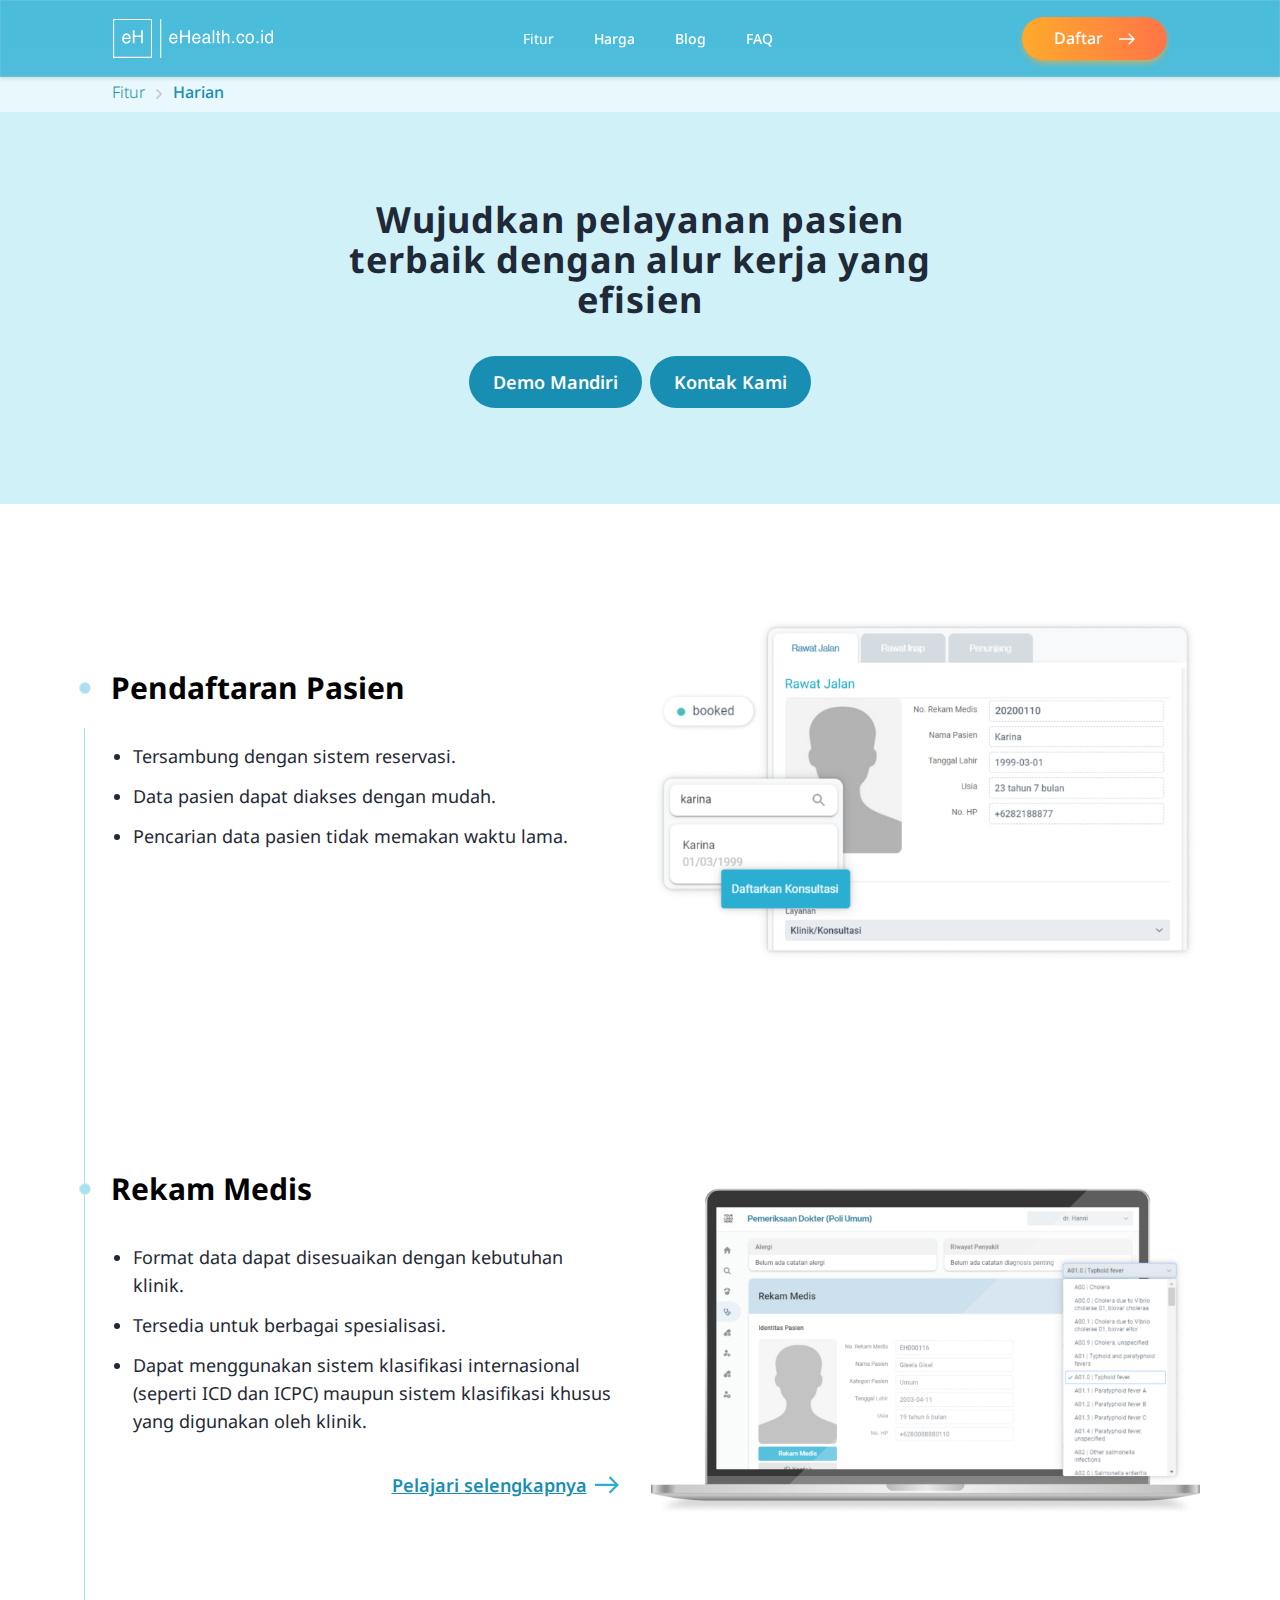
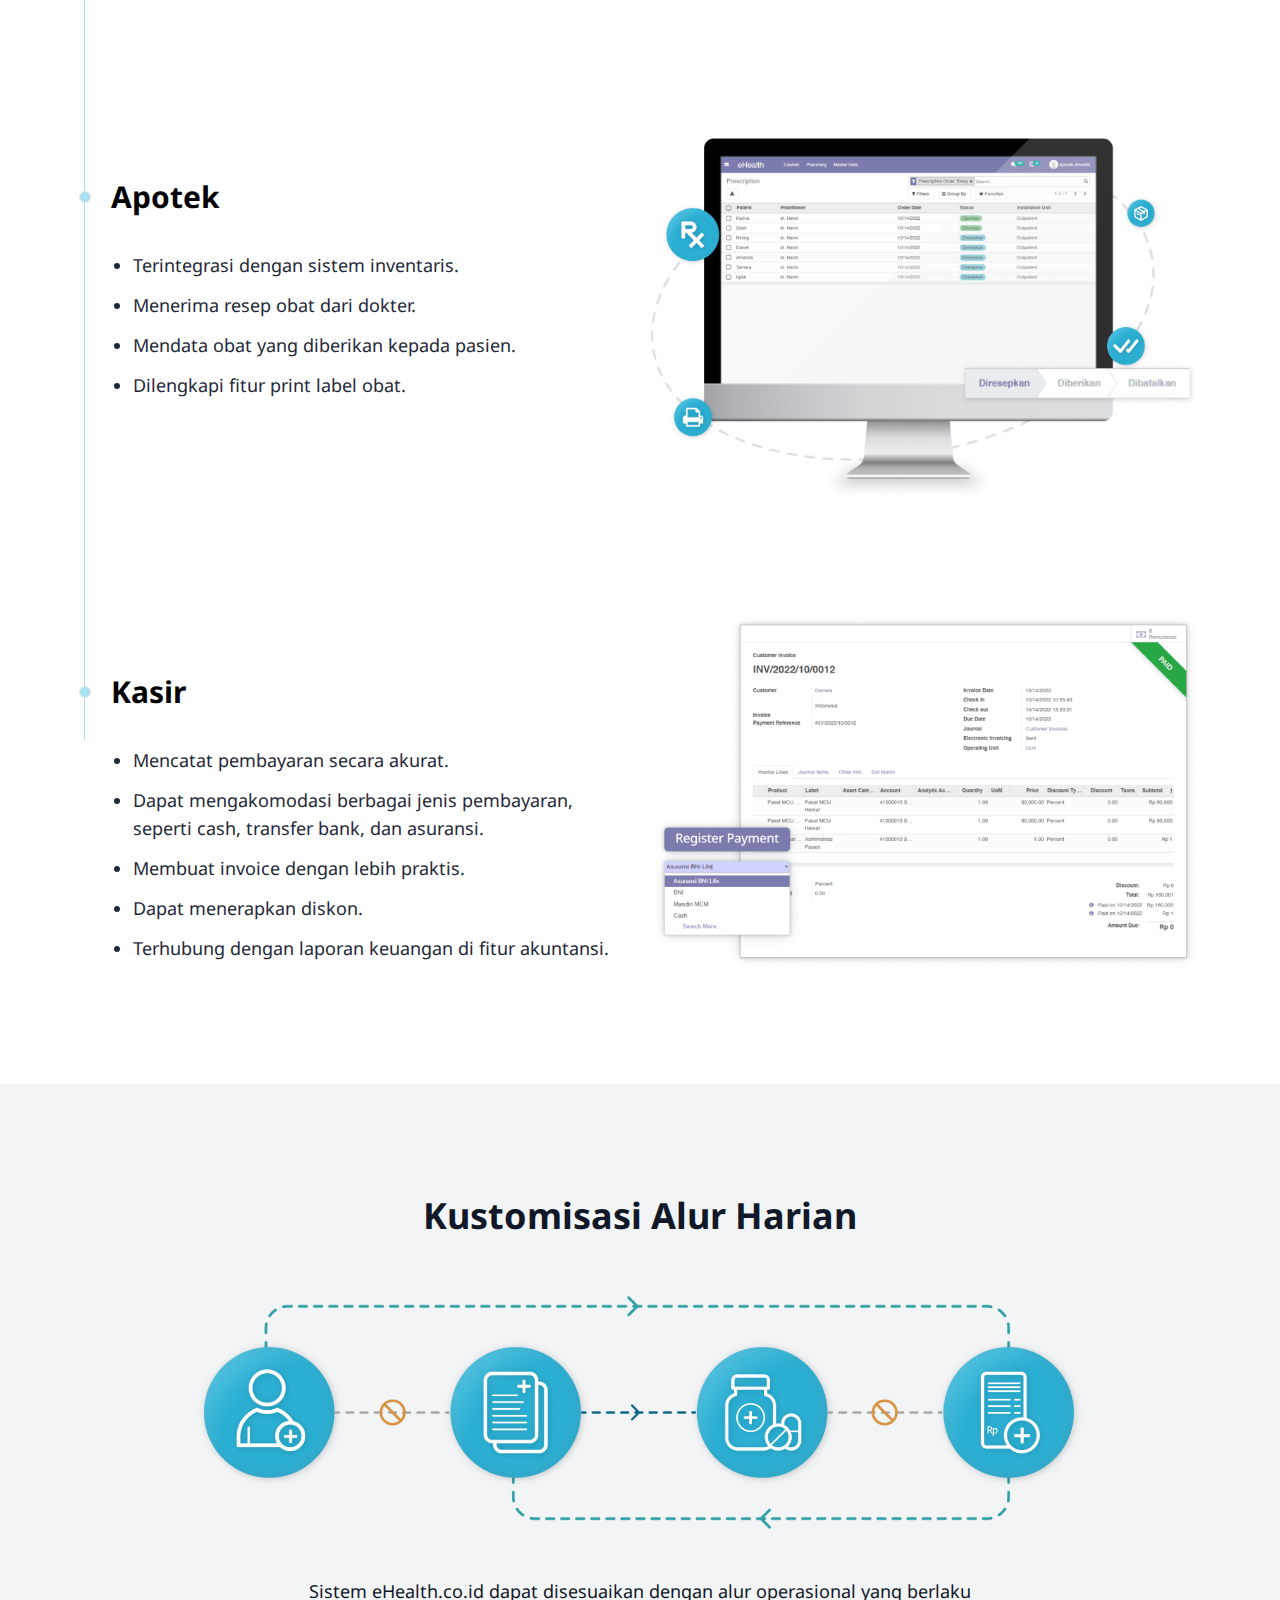
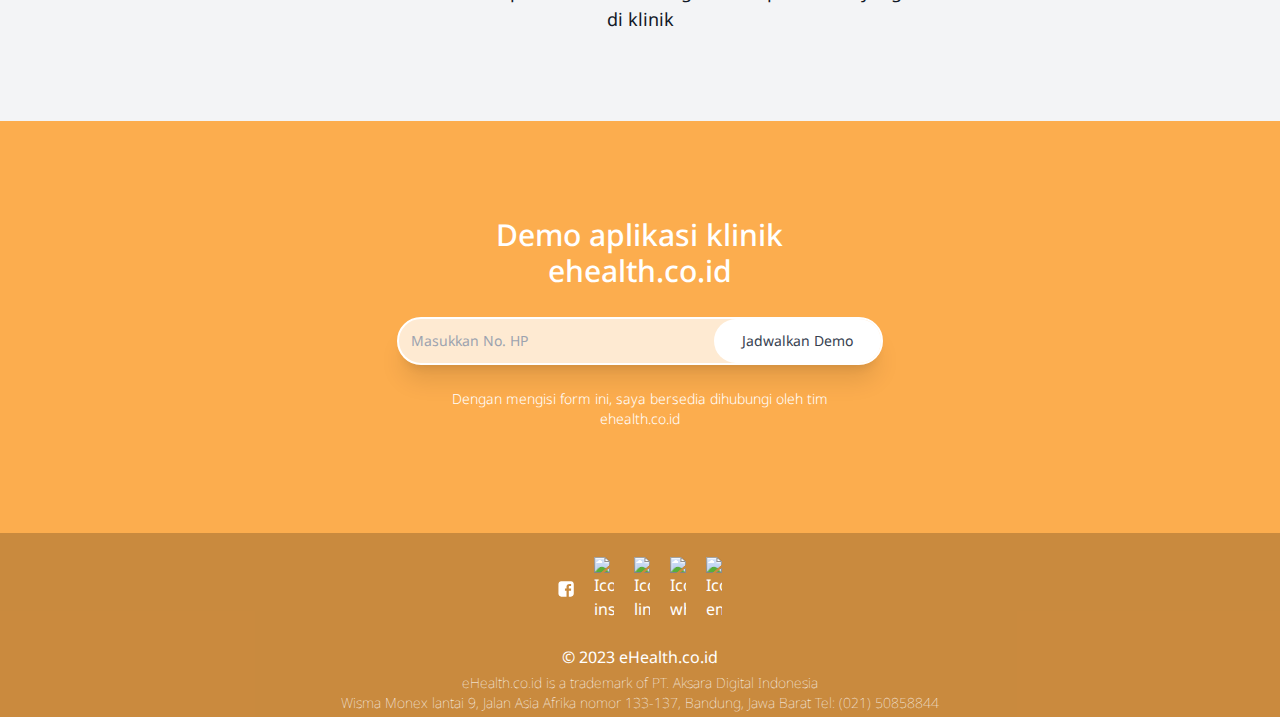
<file: fitur/operasional-harian/index.html>
<!DOCTYPE html>
<html lang="id">

<head>
  <meta charset="UTF-8">

  <link rel="preconnect" href="https://code.jquery.com">
  <link rel="dns-prefetch" href="https://code.jquery.com">

  <link rel="preconnect" href="https://www.googletagmanager.com">
  <link rel="dns-prefetch" href="https://www.googletagmanager.com">
  <link rel="preconnect" href="https://www.googleoptimize.com">
  <link rel="dns-prefetch" href="https://www.googleoptimize.com">
  <link rel="preconnect" href="https://connect.facebook.net">
  <link rel="dns-prefetch" href="https://connect.facebook.net">
  <link rel="preconnect" href="https://www.facebook.com">
  <link rel="dns-prefetch" href="https://www.facebook.com">

  <link rel="preconnect" href="https://api.ehealth.co.id">
  <link rel="dns-prefetch" href="https://api.ehealth.co.id">

  <meta name="viewport" content="width=device-width, initial-scale=1.0">
  <meta http-equiv="X-UA-Compatible" content="ie=edge">

  <meta name="keywords" content="Fitur ehealth.co.id">
  <meta name="description" content="Wujudkan pelayanan pasien terbaik dengan alur kerja yang efisien. Fitur operasional harian di ehealth.co.id mencakup: Pendaftaran Pasien, Rekam Medis, Apotek, dan Kasir">
  <meta name="subject" content="eHealth.co.id">
  <meta name="copyright" content="PT. Aksara Digital Indonesia">
  <meta name="language" content="ID">
  <meta name="robots" content="index,follow">
  <meta name="Classification" content="Business">
  <meta name="author" content="Ibrohim Kholilul Islam, ibrohim@ehealth.co.id">
  <meta name="reply-to" content="info@ehealth.co.id">
  <meta name="url" content="https://ehealth.co.id">
  <meta name="identifier-URL" content="https://ehealth.co.id">
  <meta name="directory" content="submission">
  <meta name="coverage" content="Worldwide">
  <meta name="distribution" content="Global">
  <meta name="rating" content="General">
  <meta name="revisit-after" content="7 days">
  <meta name="target" content="all">
  <meta name="HandheldFriendly" content="True">

  <link rel="canonical" href="https://ehealth.co.id/fitur/operasional-harian/">

  <script>
    (function (w, d, s, l, i) {
      w[l] = w[l] || []; w[l].push({
        'gtm.start':
          new Date().getTime(), event: 'gtm.js'
      }); var f = d.getElementsByTagName(s)[0],
        j = d.createElement(s), dl = l != 'dataLayer' ? '&l=' + l : ''; j.async = true; j.src =
          'https://www.googletagmanager.com/gtm.js?id=' + i + dl; f.parentNode.insertBefore(j, f);
    })(window, document, 'script', 'dataLayer', 'GTM-NV3CTMW');
  </script>

  <script async src="https://www.googleoptimize.com/optimize.js?id=OPT-KFR2ZQ6"></script>
  <link rel="stylesheet" href="/static/css/tailwind.css">
	<link rel="stylesheet" href="/fitur/public/css/mystyle.css">
	<link href="/static/css/output.css" rel="stylesheet">
  <link rel="stylesheet" href="//cdnjs.cloudflare.com/ajax/libs/font-awesome/4.7.0/css/font-awesome.min.css">

  <title>Fitur Operasional Harian | Software Klinik eHealth.co.id</title>
  <link rel="icon" type="image/png" href="/static/images/favicon.png" />
</head>

<body>

  <noscript><iframe src="https://www.googletagmanager.com/ns.html?id=GTM-NV3CTMW" height="0" width="0"
      style="display:none;visibility:hidden"></iframe></noscript>

  <div class="overflow-x-hidden">
		<div class="bg-gray-100">
			<!-- Navigation -->
			<nav
				class="glassmorphism w-screen lg:px-28 md:px-20 2xl:px-80 px-6 py-4 bg-fixed fixed inset-x-0 bg-primary z-20">
				<div class="flex flex-row items-center justify-between">
					<a href="/">
						<img class="w-36 md:w-40" alt="logo eHealth.co.id" src="/static/images/Logo-eH.svg">
					</a>
					<ul class=" flex-row gap-x-10 hidden md:flex">
						<li><a class="feature-link text-white font-p-dekstop text-p-mobile hover:text-secondary"
								href="/fitur/">
								Fitur
							</a></li>
						<li><a class="pricing-link text-white font-p-desktop text-p-mobile hover:text-secondary"
								href="/harga/">
								Harga
							</a></li>
						<li><a class="blog-link text-white font-p-desktop text-p-mobile hover:text-secondary"
								href="/blog/"> Blog
							</a>
						</li>
						<li><a class="faq-link text-white font-p-desktop text-p-mobile hover:text-secondary"
								href="/faq/"> FAQ </a>
						</li>
					</ul>
					<div
						class="hidden md:flex py-2 px-8 items-center gap-x-4 bg-gradient-custom rounded-full shadow-md shadow-secondary-bg hover:shadow-lg hover:shadow-secondary-bg">
						<a href="/mulai-sekarang/" id="register-link"
							class="font-sans font-p-desktop text-p-desktop text-white register-link">Daftar</a>
						<img class="w-4" alt="daftar sekarang" src="/static/images/arrow.svg">
					</div>
					<div id="mobileMenuButton" class="md:hidden flex items-left my-auto">
						<svg xmlns="http://www.w3.org/2000/svg" class="h-7 w-7" fill="none" viewBox="0 0 24 24"
							stroke="#ffffff">
							<path stroke-linecap="round" stroke-linejoin="round" stroke-width="2"
								d="M4 6h16M4 12h16M4 18h16" />
						</svg>
						<svg xmlns="http://www.w3.org/2000/svg" class="h-7 w-7 hidden" fill="none" viewBox="0 0 24 24"
							stroke="#ffffff">
							<path stroke-linecap="round" stroke-linejoin="round" stroke-width="2"
								d="M6 18L18 6M6 6l12 12" />
						</svg>
					</div>
				</div>
				<div id="mobileMenu" class="hidden text-center mx-auto gap-y-4">
					<div>
						<a href="/fitur/"
							class="feature-link block py-2 px-4 font-p-mobile text-p-mobile text-white hover:text-secondary">Fitur</a>
						<a href="/harga/"
							class="pricing-link block py-2 px-4 font-p-mobile text-p-mobile text-white hover:text-secondary">Harga</a>
						<a href="/blog/"
							class="blog-link block py-2 px-4 font-p-mobile text-p-mobile text-white hover:text-secondary">Blog</a>
						<a href="/faq/"
							class="faq-link block py-2 px-4 font-p-mobile text-p-mobile text-white hover:text-secondary">
							FAQ </a>
					</div>
					<div
						class="w-fit py-2 px-8 items-center gap-x-4 bg-gradient-custom rounded-full shadow-md shadow-secondary-bg hover:shadow-lg hover:shadow-secondary-bg flex mx-auto">
						<a href="/mulai-sekarang/" id="reservasi-link"
							class="font-sans font-p-mobile text-p-mobile text-white reservasi-link">Daftar</a>
						<img class="w-4" alt="daftar sekarang" src="/static/images/arrow.svg">
					</div>
				</div>
			</nav>
			<div class="bg-blue-ehealth-200 pt-16">
				<div>
					<nav class="w-full lg:px-28 md:px-20 2xl:px-80 px-6 bg-white bg-opacity-50 md:pt-4 md:pb-1">
						<ol class="list-reset flex">
							<li>
								<a href="/fitur/" class="text-blue-ehealth-600 font-light">
									Fitur
								</a>
							</li>
							<li>
								<img class="lazyload w-7 h-7" src="/fitur/public/images/ic_round-keyboard-arrow-right.svg" alt="Ilustrasi panah">
							</li>
							<li>
								<a href="#" class="text-blue-ehealth-600 font-medium">
									Harian
								</a>
							</li>
						</ol>
					</nav>
				</div>
				<div class="md:flex md:justify-center">
					<h1 class="tracking-wide text-center py-8 md:mt-14 px-5 md:w-1/2 font-sans md:text-4xl text-3xl text-gray-800 font-bold">
						Wujudkan pelayanan pasien terbaik dengan alur kerja yang efisien
					</h1>
				</div>
				<div class="flex flex-col md:flex-row justify-center pb-10 md:pb-24">
					<div class="flex flex-col px-10 md:px-1 md:mt-1">
						<a href="https://www.youtube.com/watch?v=2_w7vzJu0mc&list=PL1UNPckLa3sH28Wflj1KWgYB8gCIn0xgN" target="_blank" class="w-full rounded-full py-3 bg-blue-ehealth-600 text-center text-white text-lg font-semibold md:px-6">Demo Mandiri</a>
					</div>
					<div class="flex flex-col px-10 md:px-1 mt-1">
						<button class="contact-us w-full rounded-full py-3 bg-blue-ehealth-600 text-white text-lg font-semibold md:px-6">Kontak Kami</button>
					</div>
				</div>
			</div>   
    </div>
		<div class="md:hidden container mx-auto">
			<div class="container flex flex-col md:flex-row md:mx-auto">
				<div class="container mx-auto pb-7 pt-14 md:pt-28 md:mb-8">
					<div>
						<div class="flex items-center text-center md:hidden">
							<h1 class="flex mx-auto md:text-4xl text-2xl font-sans font-bold text-gray-900">Pendaftaran Pasien</h1>
						</div>
						<div class="flex flex-col md:flex-row md:px-20">
							<div class="md:hidden mx-auto pt-8">
								<img class="lazyload px-8" alt="Tampilan pendaftaran konsultasi pasien ehealth.co.id" src="/fitur/public/images/Halaman Fitur Harian - Pendaftaran - Small.png">
							</div>
							<div class="mx-10 py-7 text-gray-900 md:w-1/2 md:flex md:flex-col md:self-center md:pr-8">
								<h1 class="hidden md:flex pl-8 pb-8  text-2xl text-left font-sans font-bold text-gray-900">Pendaftaran Pasien</h1>
								<ul class="list-disc font-noto pb-7 text-lg text-gray-800 pl-14 pr-8">
									<li>Tersambung dengan sistem reservasi.</li>
									<li class="pt-3">Data pasien dapat diakses dengan mudah.</li>
									<li class="pt-3">Pencarian data pasien tidak memakan waktu lama.</li>
								</ul>
							</div>
						</div>
					</div>
				</div>
			</div>
			<div class="container flex flex-col md:flex-row md:mx-auto">
				<div class="container mx-auto pb-7 pt-10 md:pt-28 md:mb-8">
					<div>
						<div class="flex items-center text-center md:hidden">
							<h1 class="flex mx-auto md:text-4xl text-2xl font-sans font-bold text-gray-900">Rekam Medis</h1>
						</div>
						<div class="flex flex-col md:flex-row md:px-20">
							<div class="md:hidden mx-auto pt-8">
								<img class="lazyload px-8" alt="Tampilan rekam medis pasien ehealth.co.id" src="/fitur/public/images/Halaman Fitur Harian - RME - Large Small.png">
							</div>
							<div class="mx-10 py-7 text-gray-900 md:w-1/2 md:flex md:flex-col md:self-center md:pr-8">
								<h1 class="hidden md:flex pl-8 pb-8  text-2xl text-left font-sans font-bold text-gray-900">Rekam Medis</h1>
								<ul class="list-disc font-noto pb-7 text-lg text-gray-800 pl-14 pr-8">
									<li>Format data dapat disesuaikan dengan kebutuhan klinik.</li>
									<li class="pt-3">Tersedia untuk berbagai spesialisasi.</li>
									<li class="pt-3">Dapat menggunakan sistem klasifikasi internasional (seperti ICD dan ICPC) maupun sistem klasifikasi khusus yang digunakan oleh klinik.</li>
								</ul>
								<div class="mt-2 px-8">
									<a href="/fitur/operasional-harian/rekam-medis-elektronik/" class="flex justify-end">
										<span class="font-semibold text-lg underline self-center text-blue-ehealth-600">Pelajari selengkapnya </span>
										<img class="lazyload h-7 w-8 pl-2" src="/fitur/public/images/Union.svg" alt="Ilustrasi panah">
									</a>
								</div>
							</div>
						</div>
					</div>
				</div>
			</div>
			<div class="container flex flex-col md:flex-row md:mx-auto">
				<div class="container mx-auto pb-7 pt-10 md:pt-28 md:mb-8">
					<div>
						<div class="flex items-center text-center md:hidden">
							<h1 class="flex mx-auto md:text-4xl text-2xl font-sans font-bold text-gray-900">Apotek</h1>
						</div>
						<div class="flex flex-col md:flex-row md:px-20">
							<div class="md:hidden mx-auto pt-8">
								<img class="lazyload px-8" alt="Tampilan fitur apotek ehealth.co.id" src="/fitur/public/images/Halaman Fitur Harian - Apotek - Small.png">
							</div>
							<div class="mx-10 py-7 text-gray-900 md:w-1/2 md:flex md:flex-col md:self-center md:pr-8">
								<h1 class="hidden md:flex pl-8 pb-8  text-2xl text-left font-sans font-bold text-gray-900">Apotek</h1>
								<ul class="list-disc font-noto pb-7 text-lg text-gray-800 pl-14 pr-8">
									<li>Terintegrasi dengan sistem inventaris.</li>
									<li class="pt-3">Menerima resep obat dari dokter.</li>
									<li class="pt-3">Mendata obat yang diberikan kepada pasien.</li>
									<li class="pt-3">Dilengkapi fitur print label obat.</li>
								</ul>
							</div>
						</div>
					</div>
				</div>
			</div>
			<div class="container flex flex-col md:flex-row md:mx-auto">
				<div class="container mx-auto pb-7 pt-10 md:pt-28 md:mb-8">
					<div>
						<div class="flex items-center text-center md:hidden">
							<h1 class="flex mx-auto md:text-4xl text-2xl font-sans font-bold text-gray-900">Kasir</h1>
						</div>
						<div class="flex flex-col md:flex-row md:px-20">
							<div class="md:hidden mx-auto pt-8">
								<img class="lazyload px-8" alt="Tampilan fitur kasir ehealth.co.id" src="/fitur/public/images/Halaman Fitur Harian - Kasir - Small Large.png">
							</div>
							<div class="mx-10 py-7 text-gray-900 md:w-1/2 md:flex md:flex-col md:self-center md:pr-8">
								<h1 class="hidden md:flex pl-8 pb-8  text-2xl text-left font-sans font-bold text-gray-900">Kasir</h1>
								<ul class="list-disc font-noto pb-7 text-lg text-gray-800 pl-14 pr-8">
									<li>Mencatat pembayaran secara akurat.</li>
									<li class="pt-3">Dapat mengakomodasi berbagai jenis pembayaran, seperti cash, transfer bank, dan asuransi.</li>
									<li class="pt-3">Membuat invoice dengan lebih praktis.</li>
									<li class="pt-3">Dapat menerapkan diskon.</li>
									<li class="pt-3">Terhubung dengan laporan keuangan di fitur akuntansi.</li>
								</ul>
							</div>
						</div>
					</div>
				</div>
			</div>
		</div>
		<div class="container mx-auto px-20 hidden md:block">
			<div class="flex">
				<div class="flex flex-col items-center mr-4 md:mt-44 lg:mt-56 pl-1">
					<div class="w-px h-full bg-blue-ehealth-300"></div>
				</div>
				<div class="pb-8 w-1/2 flex flex-col self-center">
					<div class="flex">
						<div class="flex items-center justify-center w-3 h-3 border rounded-full bg-blue-ehealth-300 mt-3 -ml-22-px">
						</div>
						<p class="ml-5 mb-9 text-3xl font-bold">Pendaftaran Pasien</p>
					</div>
					<ul class="list-disc font-noto pb-7 text-lg text-gray-800 pl-8 pr-8">
						<li>Tersambung dengan sistem reservasi.</li>
						<li class="pt-3">Data pasien dapat diakses dengan mudah.</li>
						<li class="pt-3">Pencarian data pasien tidak memakan waktu lama.</li>
					</ul>
				</div>
				<div class="w-1/2 py-28">
					<img class="w-full lazyload" alt="Tampilan pendaftaran konsultasi pasien ehealth.co.id" src="/fitur/public/images/Halaman Fitur Harian - Pendaftaran - Large.png">
				</div>
			</div>
			<div class="flex">
				<div class="flex flex-col items-center mr-4 pl-1">
					<div class="w-px h-full bg-blue-ehealth-300"></div>
				</div>
				<div class="pb-8 w-1/2 flex flex-col self-center">
					<div class="flex">
						<div class="flex items-center justify-center w-3 h-3 border rounded-full bg-blue-ehealth-300 mt-3 -ml-22-px">
						</div>
						<p class="ml-5 mb-9 text-3xl font-bold">Rekam Medis</p>
					</div>
					<ul class="list-disc font-noto pb-7 text-lg text-gray-800 pl-8 pr-8">
						<li>Format data dapat disesuaikan dengan kebutuhan klinik.</li>
						<li class="pt-3">Tersedia untuk berbagai spesialisasi.</li>
						<li class="pt-3">Dapat menggunakan sistem klasifikasi internasional (seperti ICD dan ICPC) maupun sistem klasifikasi khusus yang digunakan oleh klinik.</li>
					</ul>
					<div class="mt-2 px-8">
						<a href="/fitur/operasional-harian/rekam-medis-elektronik/" class="flex justify-end">
							<span class="font-semibold text-lg underline self-center text-blue-ehealth-600">Pelajari selengkapnya </span>
							<img class="lazyload h-7 w-8 pl-2" src="/fitur/public/images/Union.svg" alt="Ilustrasi panah">
						</a>
					</div>
				</div>
				<div class="w-1/2 py-28">
					<img class="w-full lazyload" alt="Tampilan rekam medis pasien ehealth.co.id" src="/fitur/public/images/Halaman Fitur Harian - RME - Large Small.png">
				</div>
			</div>
			<div class="flex">
				<div class="flex flex-col items-center mr-4 pl-1">
					<div class="w-px h-full bg-blue-ehealth-300"></div>
				</div>
				<div class="pb-8 w-1/2 flex flex-col self-center">
					<div class="flex">
						<div class="flex items-center justify-center w-3 h-3 border rounded-full bg-blue-ehealth-300 mt-3 -ml-22-px">
						</div>
						<p class="ml-5 mb-9 text-3xl font-bold">Apotek</p>
					</div>
					<ul class="list-disc font-noto pb-7 text-lg text-gray-800 pl-8 pr-8">
						<li>Terintegrasi dengan sistem inventaris.</li>
						<li class="pt-3">Menerima resep obat dari dokter.</li>
						<li class="pt-3">Mendata obat yang diberikan kepada pasien.</li>
						<li class="pt-3">Dilengkapi fitur print label obat.</li>
					</ul>
				</div>
				<div class="w-1/2 py-28">
					<img class="w-full lazyload" alt="Tampilan apotek ehealth.co.id" src="/fitur/public/images/Halaman Fitur Harian - Apotek - Large.png">
				</div>
			</div>
			<div class="flex">
				<div class="flex flex-col items-center mr-4 pl-1">
					<div class="w-px h-32 bg-blue-ehealth-300"></div>
				</div>
				<div class="pb-8 w-1/2 flex flex-col self-center">
					<div class="flex">
						<div class="flex items-center justify-center w-3 h-3 border rounded-full bg-blue-ehealth-300 mt-3 -ml-22-px">
						</div>
						<p class="ml-5 mb-9 text-3xl font-bold">Kasir</p>
					</div>
					<ul class="list-disc font-noto pb-7 text-lg text-gray-800 pl-8 pr-8">
						<li>Mencatat pembayaran secara akurat.</li>
						<li class="pt-3">Dapat mengakomodasi berbagai jenis pembayaran, seperti cash, transfer bank, dan asuransi.</li>
						<li class="pt-3">Membuat invoice dengan lebih praktis.</li>
						<li class="pt-3">Dapat menerapkan diskon.</li>
						<li class="pt-3">Terhubung dengan laporan keuangan di fitur akuntansi.</li>
					</ul>
				</div>
				<div class="w-1/2 pb-28">
					<img class="w-full lazyload" alt="Tampilan kasir ehealth.co.id" src="/fitur/public/images/Halaman Fitur Harian - Kasir - Small Large.png">
				</div>
			</div>
		</div>
		<div class="flex flex-col bg-gray-100">
			<div class="container mx-auto pb-7 pt-14 md:pt-28 md:mb-8">
				<div>
					<div class="flex items-center text-center md:pb-5">
						<h1 class="flex mx-auto md:text-4xl text-2xl font-sans font-bold text-gray-900">Kustomisasi Alur Harian</h1>
					</div>
					<div class="md:hidden mx-auto pt-10">
						<img class="lazyload px-12" alt="Tampilan kustomisasi alur harian ehealth.co.id" src="/fitur/public/images/Halaman Fitur Harian - Kustomisasi - Small.png">
					</div>
					<div class="hidden md:flex mx-auto pt-10 w-3/4 py-12">
						<img class="lazyload px-8" alt="Tampilan kustomisasi alur harian ehealth.co.id" src="/fitur/public/images/Halaman Fitur Harian - Kustomisasi - Large.png">
					</div>
					<div class="mx-auto px-12 py-7 md:pt-0 text-gray-900 text-center text-lg md:w-3/5">
						<p>Sistem eHealth.co.id dapat disesuaikan dengan alur operasional yang berlaku di klinik</p>
					</div>
				</div>
			</div>
		</div>
		<div class="bg-yellow-ehealth">
			<div class="container mx-auto pt-8 py-8 md:w-5/12 md:pb-16 md:pt-14">
				<div class="flex-col justify-center mx-auto my-auto py-10 px-6">
					<h2 class="text-center text-white md:text-3xl text-2xl mx-auto font-sans font-medium mb-7 md:px-4 px-12">
						Demo aplikasi klinik ehealth.co.id
					</h2>
					<form id="subscribe-form" class="flex w-full border-2 border-white bg-white bg-opacity-75 rounded-full shadow-xl h-12 mt-3">
						<input id="phone" class="subscribe-input w-full text-sm text-black bg-transparent rounded-lg pl-3" type="tel" placeholder="Masukkan No. HP"/>
						<button type="submit" class="bg-white text-tiny text-gray-700 rounded-full font-normal w-60 flex justify-center items-center px-4">
							<span class="loading-indicator"><i class="fa fa-circle-o-notch fa-spin"></i>&nbsp;Tunggu</span>
							<span class="button-label text-sm">Jadwalkan Demo</span>
						</button>
					</form>
					<div class="pt-6 px-5"> 
						<p class="font-sans font-light text-sm text-white text-center"> Dengan mengisi form ini, saya bersedia dihubungi oleh tim ehealth.co.id</p>
					</div>
				</div>
			</div>
			<footer class="text-center bg-blue-ehealth text-white" style="background-color: rgba(0, 0, 0, 0.2);">
				<div class="container px-6 pt-6 text-center mx-auto pb-6">
					<a href="https://www.facebook.com/ehealth.co.id/" target="_blank"><img class="inline-block my-auto lazyload px-2 w-8" src="/static/images/facebook.svg" alt="Icon facebook"></a>
					<a href="https://www.instagram.com/ehealth_indonesia/" target="_blank"><img class="inline-block my-auto lazyload px-2 w-9" data-src="/static/images/instagram.svg" alt="Icon instagram"></a>
					<a href="https://www.linkedin.com/company/ehealth-co-id/" target="_blank"><img class="inline-block my-auto lazyload px-2 w-8" data-src="/static/images/linkedin.svg" alt="Icon linkedin"></a>
					<a href="https://wa.me/622150858844" target="_blank"><img class="inline-block my-auto lazyload px-2 w-8" data-src="/static/images/whatsapp.svg" alt="Icon whatsapp"></a>
					<a href="mailto:info@ehealth.co.id" target="_blank"><img class="inline-block my-auto lazyload px-2 w-8" data-src="/static/images/email.svg" alt="Icon email"></a>
				</div>
				<div class="text-center px-4">
					© 2023
					<a class="text-whitehite">eHealth.co.id</a>
				</div>
				<div class="text-center font-thin py-1 text-sm">
					eHealth.co.id is a trademark of PT. Aksara Digital Indonesia <br/>
					Wisma Monex lantai 9, Jalan Asia Afrika nomor 133-137, Bandung, Jawa Barat Tel: (021) 50858844
				</div>
			</footer>
		</div>
  </div>

	<script async src="/static/js/lazysizes.min.js"></script>

  <!-- Facebook Pixel Code -->
  <script>
    !function (f, b, e, v, n, t, s) {
      if (f.fbq) return; n = f.fbq = function () {
        n.callMethod ?
          n.callMethod.apply(n, arguments) : n.queue.push(arguments)
      };
      if (!f._fbq) f._fbq = n; n.push = n; n.loaded = !0; n.version = '2.0';
      n.queue = []; t = b.createElement(e); t.async = !0;
      t.src = v; s = b.getElementsByTagName(e)[0];
      s.parentNode.insertBefore(t, s)
    }(window, document, 'script',
      'https://connect.facebook.net/en_US/fbevents.js');
    fbq('init', '382584023005404');
    fbq('track', 'PageView');
  </script>
  <noscript><img height="1" width="1" style="display:none"
      src="https://www.facebook.com/tr?id=382584023005404&ev=PageView&noscript=1" /></noscript>
  <!-- End Facebook Pixel Code -->

  <script type="text/javascript">
    (function (f, b) {
      if (!b.__SV) {
        var e, g, i, h; window.mixpanel = b; b._i = []; b.init = function (e, f, c) {
          function g(a, d) { var b = d.split("."); 2 == b.length && (a = a[b[0]], d = b[1]); a[d] = function () { a.push([d].concat(Array.prototype.slice.call(arguments, 0))) } } var a = b; "undefined" !== typeof c ? a = b[c] = [] : c = "mixpanel"; a.people = a.people || []; a.toString = function (a) { var d = "mixpanel"; "mixpanel" !== c && (d += "." + c); a || (d += " (stub)"); return d }; a.people.toString = function () { return a.toString(1) + ".people (stub)" }; i = "disable time_event track track_pageview track_links track_forms track_with_groups add_group set_group remove_group register register_once alias unregister identify name_tag set_config reset opt_in_tracking opt_out_tracking has_opted_in_tracking has_opted_out_tracking clear_opt_in_out_tracking start_batch_senders people.set people.set_once people.unset people.increment people.append people.union people.track_charge people.clear_charges people.delete_user people.remove".split(" ");
          for (h = 0; h < i.length; h++)g(a, i[h]); var j = "set set_once union unset remove delete".split(" "); a.get_group = function () { function b(c) { d[c] = function () { call2_args = arguments; call2 = [c].concat(Array.prototype.slice.call(call2_args, 0)); a.push([e, call2]) } } for (var d = {}, e = ["get_group"].concat(Array.prototype.slice.call(arguments, 0)), c = 0; c < j.length; c++)b(j[c]); return d }; b._i.push([e, f, c])
        }; b.__SV = 1.2; e = f.createElement("script"); e.type = "text/javascript"; e.async = !0; e.src = "undefined" !== typeof MIXPANEL_CUSTOM_LIB_URL ?
          MIXPANEL_CUSTOM_LIB_URL : "file:" === f.location.protocol && "//cdn.mxpnl.com/libs/mixpanel-2-latest.min.js".match(/^\/\//) ? "https://cdn.mxpnl.com/libs/mixpanel-2-latest.min.js" : "//cdn.mxpnl.com/libs/mixpanel-2-latest.min.js"; g = f.getElementsByTagName("script")[0]; g.parentNode.insertBefore(e, g)
      }
    })(document, window.mixpanel || []);
    mixpanel.init('cc865e939d6e0ba0134f17a4508e7264', { debug: true });
    mixpanel.track_links('.feature-link', "feature_link_clicked");
    mixpanel.track_links('.blog-link', "blog_link_clicked");
    mixpanel.track_links('.reservasi-link', "reservasi_link_clicked"); 
  </script>

  <script>(function (w, d, s, l, i) {
      w[l] = w[l] || []; w[l].push({
        'gtm.start':
          new Date().getTime(), event: 'gtm.js'
      }); var f = d.getElementsByTagName(s)[0],
        j = d.createElement(s), dl = l != 'dataLayer' ? '&l=' + l : ''; j.async = true; j.src =
          'https://www.googletagmanager.com/gtm.js?id=' + i + dl; f.parentNode.insertBefore(j, f);
    })(window, document, 'script', 'dataLayer', 'GTM-NV3CTMW');</script>

  <script defer src="https://code.jquery.com/jquery-3.5.1.min.js"
    integrity="sha256-9/aliU8dGd2tb6OSsuzixeV4y/faTqgFtohetphbbj0=" crossorigin="anonymous"></script>
  <script defer src="/static/js/fp.min.js"></script>
  <script defer src="https://s3-ap-southeast-1.amazonaws.com/qiscus-sdk/public/qismo/qismo-v4.js"></script>
  <script defer src="/static/js/index.js"></script>
</body>
</html>
</file>
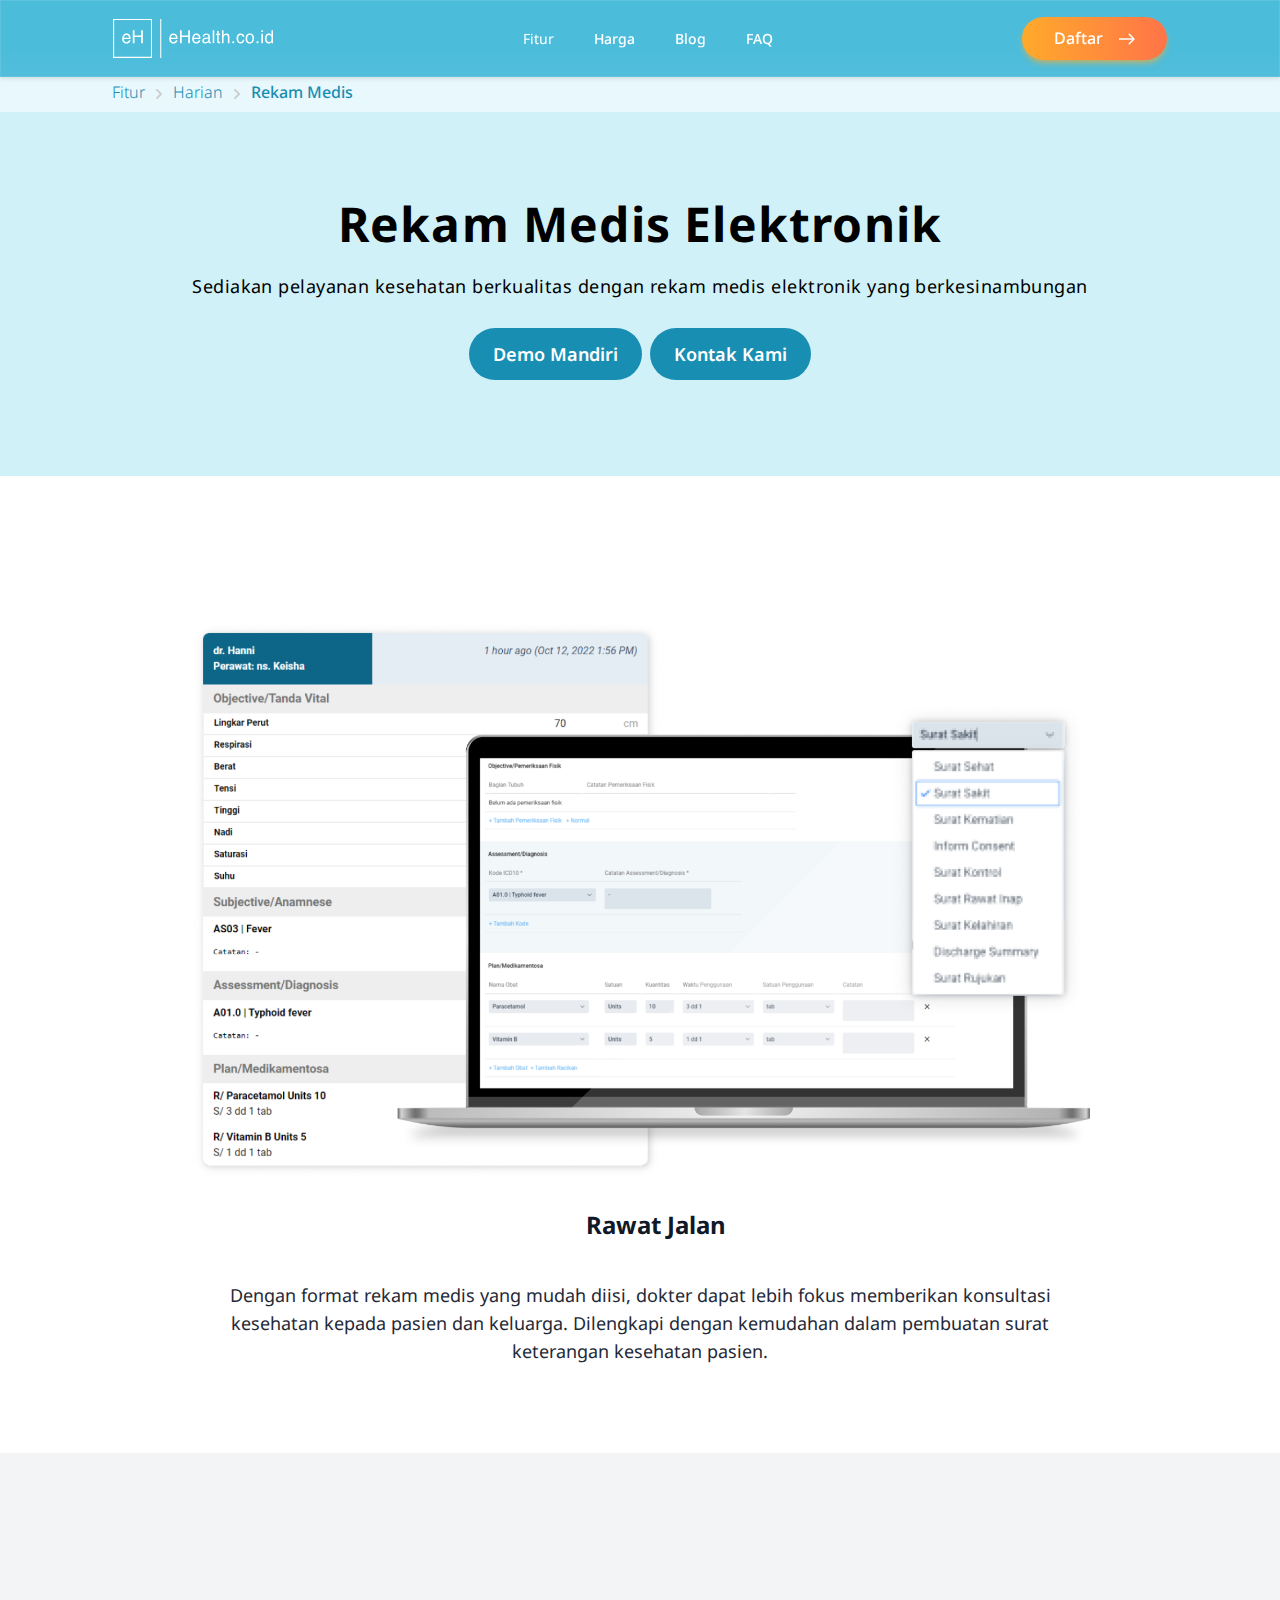
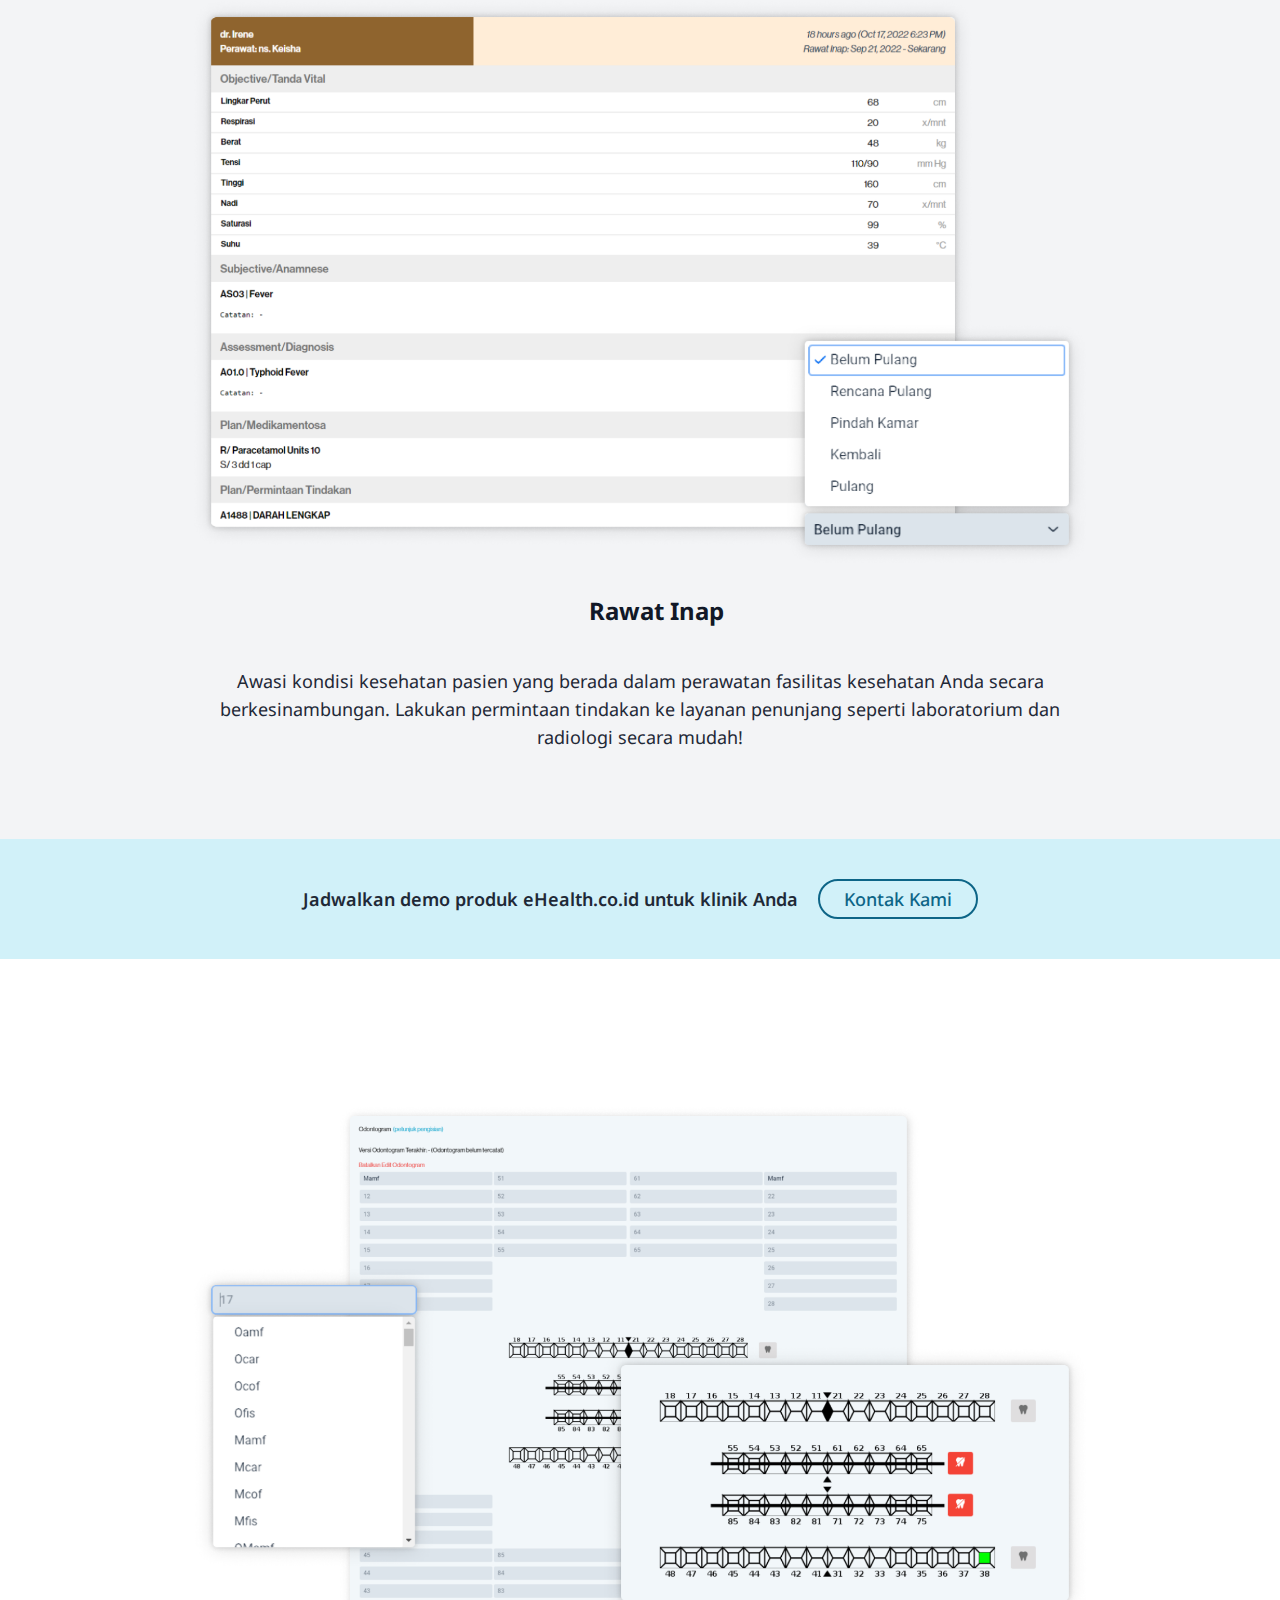
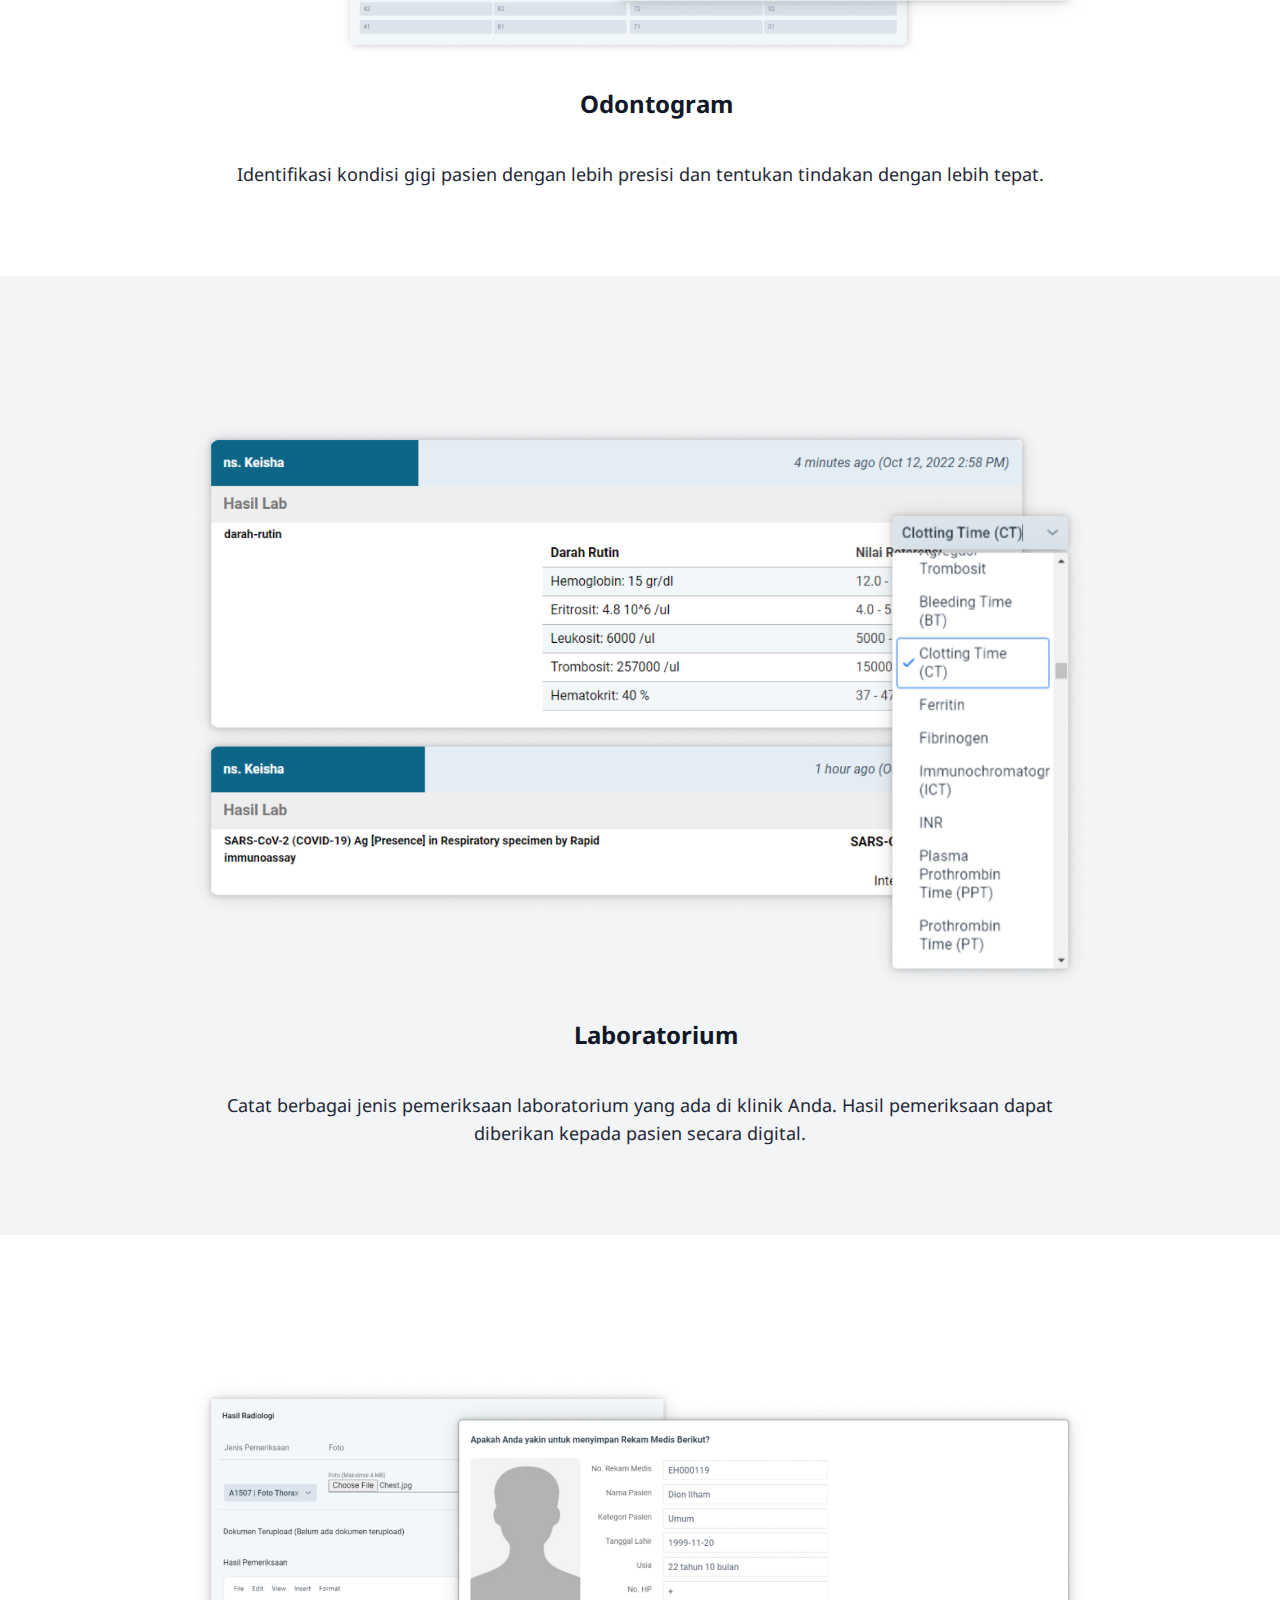
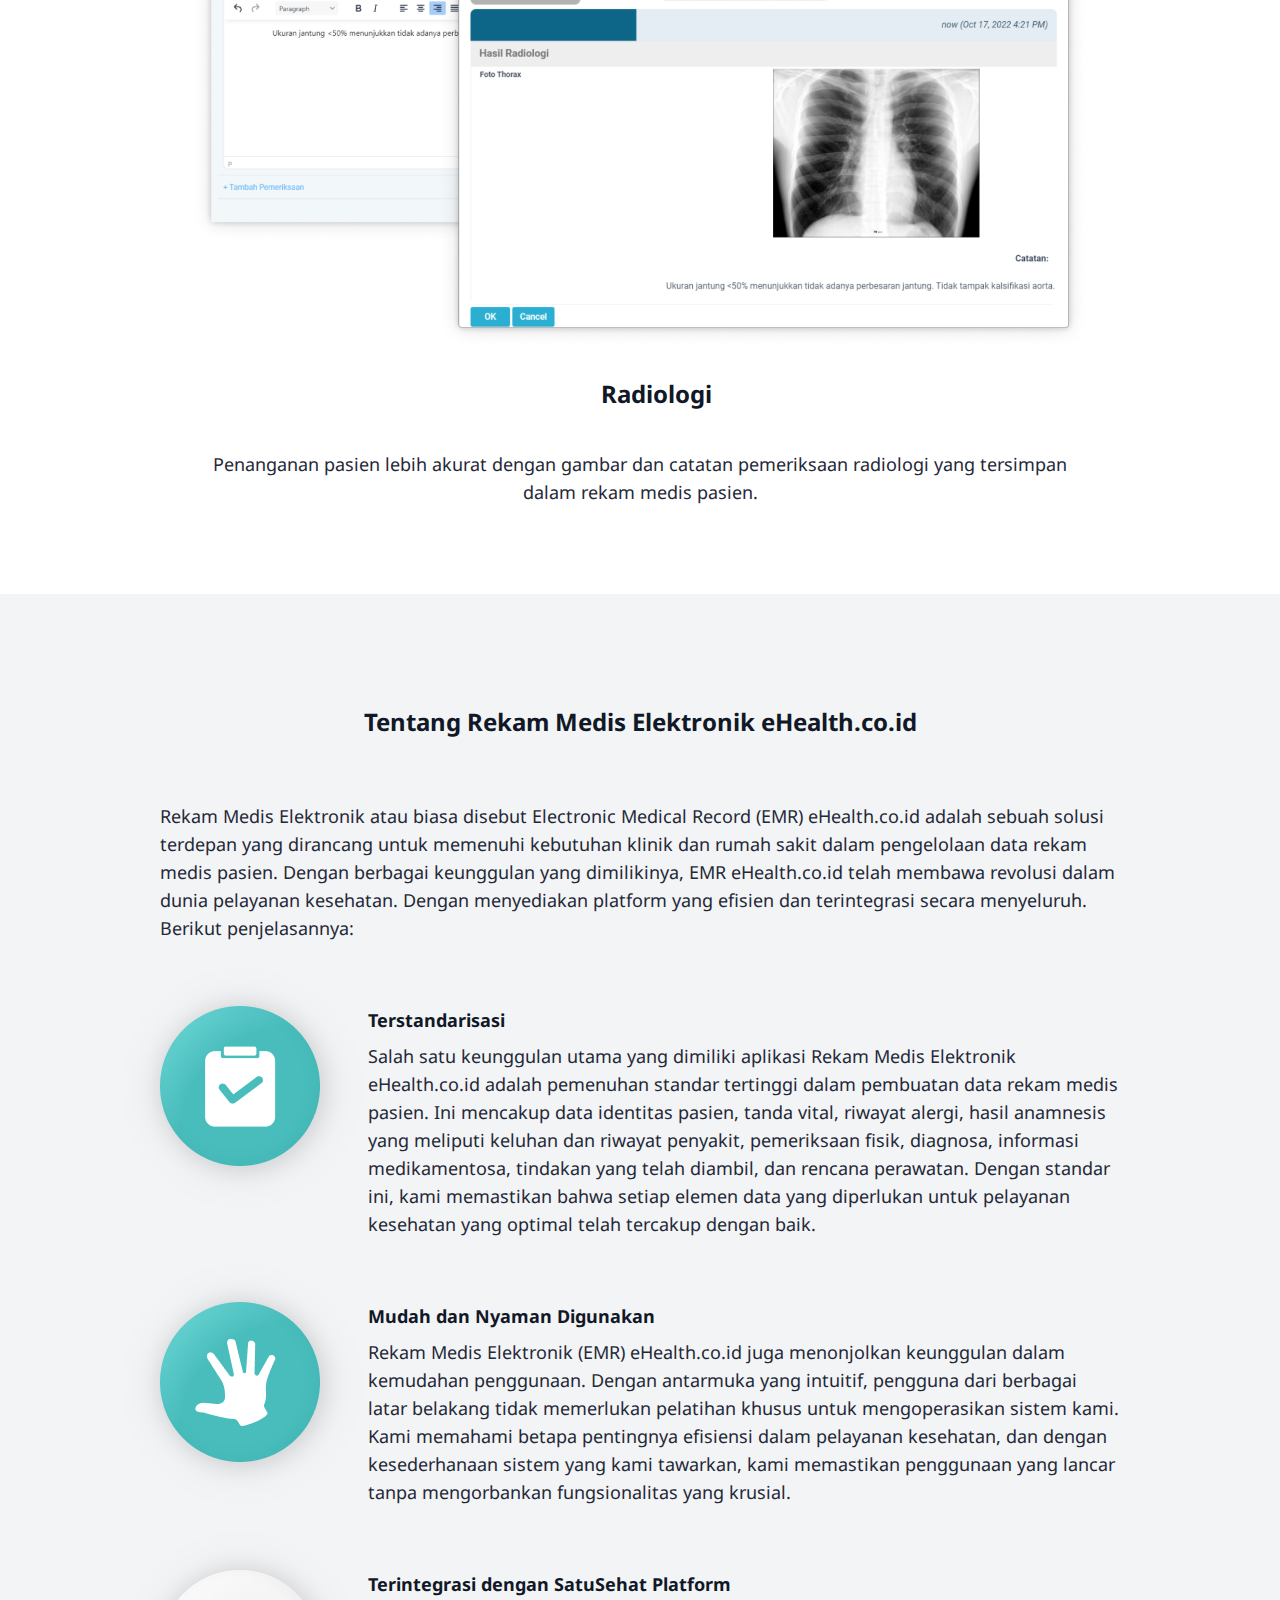
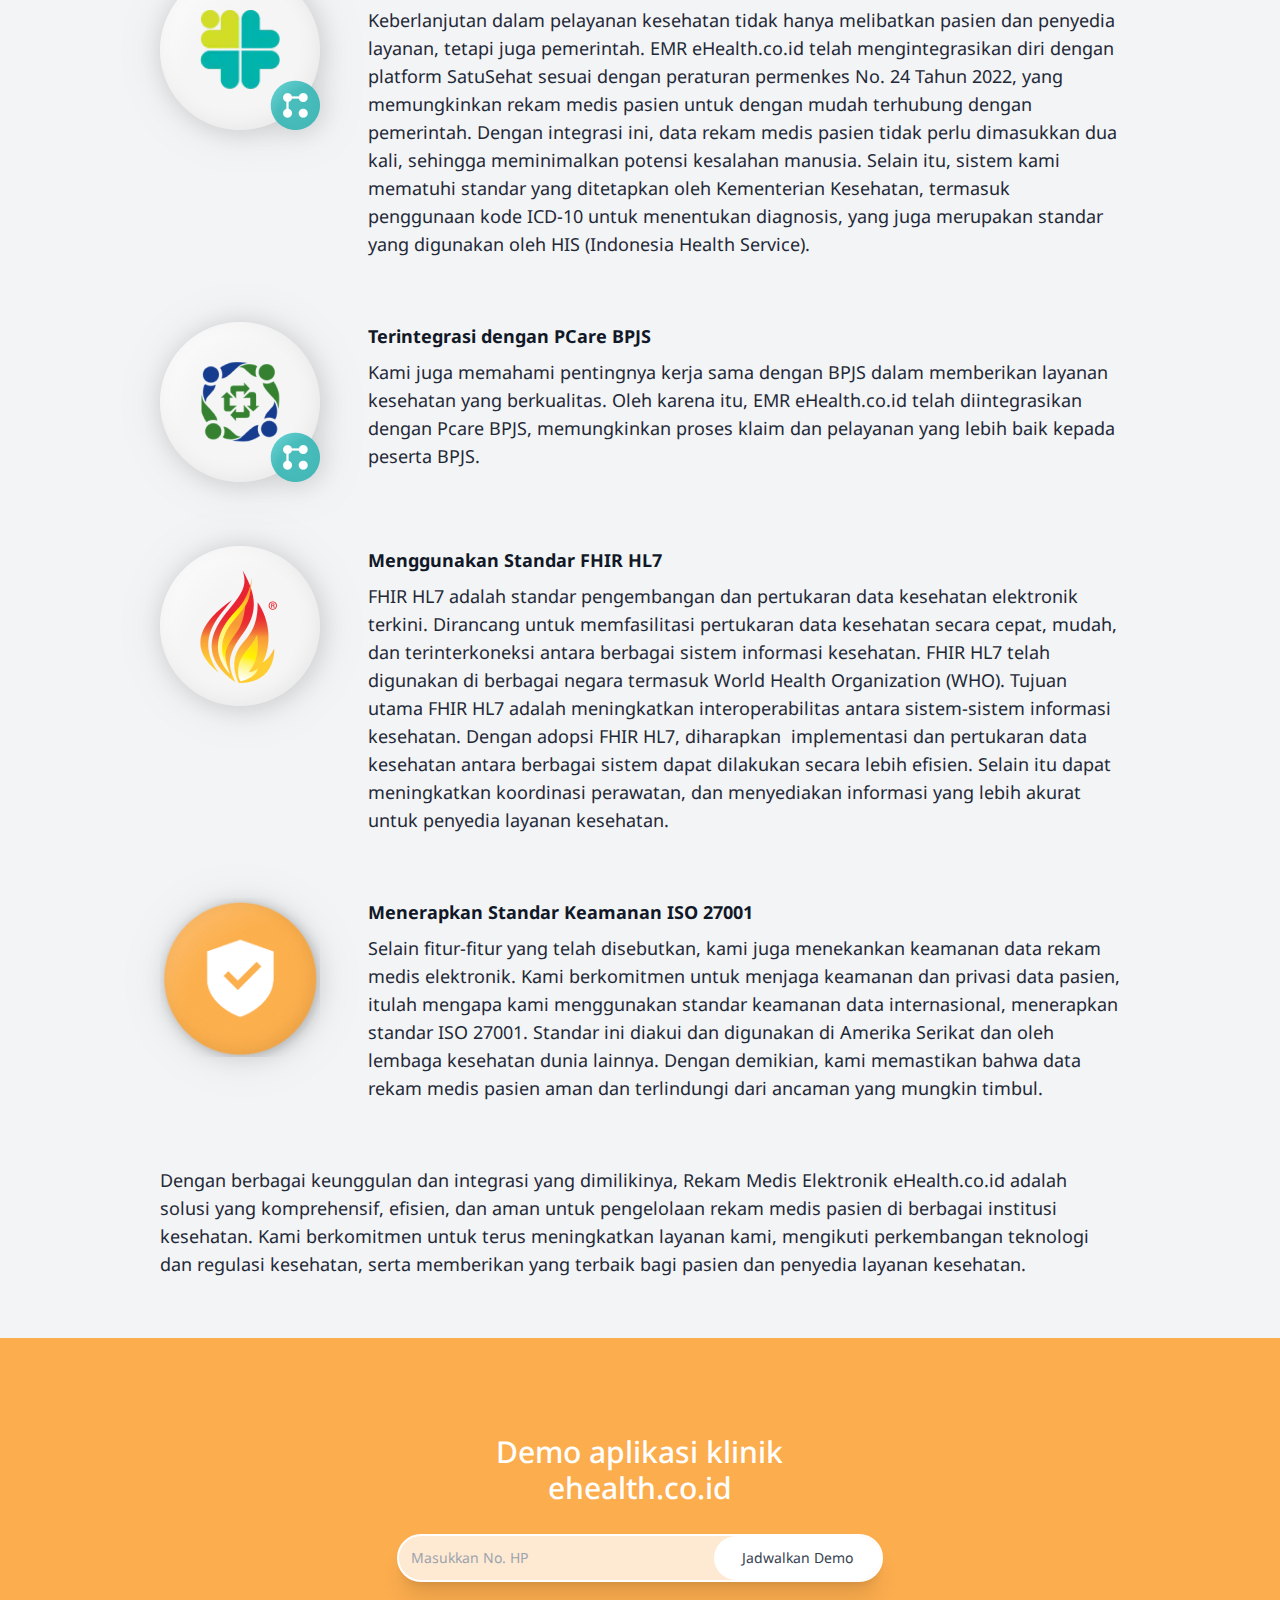
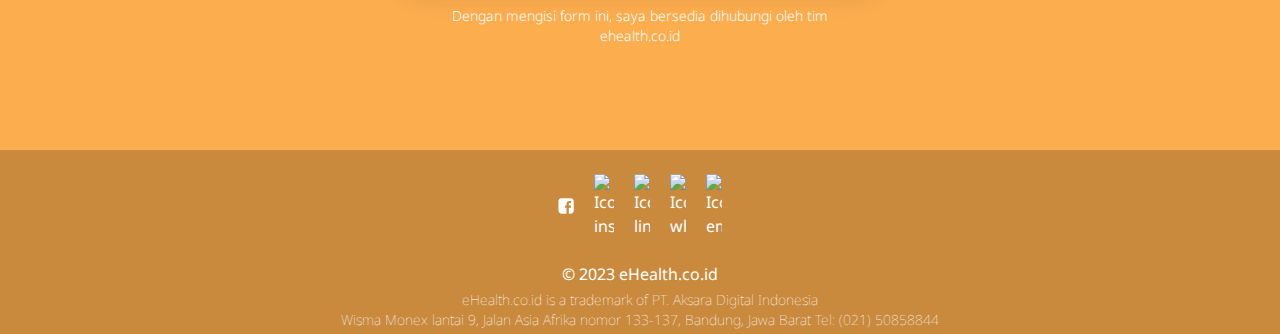
<file: fitur/operasional-harian/rekam-medis-elektronik/index.html>
<!DOCTYPE html>
<html lang="id">

<head>
  <meta charset="UTF-8">

  <link rel="preconnect" href="https://code.jquery.com">
  <link rel="dns-prefetch" href="https://code.jquery.com">

  <link rel="preconnect" href="https://www.googletagmanager.com">
  <link rel="dns-prefetch" href="https://www.googletagmanager.com">
  <link rel="preconnect" href="https://www.googleoptimize.com">
  <link rel="dns-prefetch" href="https://www.googleoptimize.com">
  <link rel="preconnect" href="https://connect.facebook.net">
  <link rel="dns-prefetch" href="https://connect.facebook.net">
  <link rel="preconnect" href="https://www.facebook.com">
  <link rel="dns-prefetch" href="https://www.facebook.com">

  <link rel="preconnect" href="https://api.ehealth.co.id">
  <link rel="dns-prefetch" href="https://api.ehealth.co.id">

  <meta name="viewport" content="width=device-width, initial-scale=1.0">
  <meta http-equiv="X-UA-Compatible" content="ie=edge">

  <meta name="keywords" content="Fitur ehealth.co.id">
  <meta name="description" content="Rekam Medis Elektronik: Sediakan pelayanan kesehatan berkualitas dengan rekam medis elektronik yang berkesinambungan. Dengan berbagai format yang bisa disesuaikan dengan kebutuhan klinik: Rekam Medis Rawat Jalan, Rekam Medis Rawat Inap, Odontogram, Laboratorium, dan Radiologi.">
  <meta name="subject" content="eHealth.co.id">
  <meta name="copyright" content="PT. Aksara Digital Indonesia">
  <meta name="language" content="ID">
  <meta name="robots" content="index,follow">
  <meta name="Classification" content="Business">
  <meta name="author" content="Ibrohim Kholilul Islam, ibrohim@ehealth.co.id">
  <meta name="reply-to" content="info@ehealth.co.id">
  <meta name="url" content="https://ehealth.co.id">
  <meta name="identifier-URL" content="https://ehealth.co.id">
  <meta name="directory" content="submission">
  <meta name="coverage" content="Worldwide">
  <meta name="distribution" content="Global">
  <meta name="rating" content="General">
  <meta name="revisit-after" content="7 days">
  <meta name="target" content="all">
  <meta name="HandheldFriendly" content="True">

  <link rel="canonical" href="https://ehealth.co.id/fitur/operasional-harian/rekam-medis-elektronik/">

  <script>
    (function (w, d, s, l, i) {
      w[l] = w[l] || []; w[l].push({
        'gtm.start':
          new Date().getTime(), event: 'gtm.js'
      }); var f = d.getElementsByTagName(s)[0],
        j = d.createElement(s), dl = l != 'dataLayer' ? '&l=' + l : ''; j.async = true; j.src =
          'https://www.googletagmanager.com/gtm.js?id=' + i + dl; f.parentNode.insertBefore(j, f);
    })(window, document, 'script', 'dataLayer', 'GTM-NV3CTMW');
  </script>

  <script async src="https://www.googleoptimize.com/optimize.js?id=OPT-KFR2ZQ6"></script>
  <link rel="stylesheet" href="/static/css/tailwind.css">
	<link rel="stylesheet" href="/fitur/public/css/mystyle.css">
	<link href="/static/css/output.css" rel="stylesheet">
  <link rel="stylesheet" href="//cdnjs.cloudflare.com/ajax/libs/font-awesome/4.7.0/css/font-awesome.min.css">

  <title>Fitur Rekam Medis Elektronik | Software Klinik eHealth.co.id</title>
  <link rel="icon" type="image/png" href="/static/images/favicon.png" />
</head>

<body>

  <noscript><iframe src="https://www.googletagmanager.com/ns.html?id=GTM-NV3CTMW" height="0" width="0"
      style="display:none;visibility:hidden"></iframe></noscript>

  <div class="overflow-x-hidden">
		<div class="bg-gray-100">
			<!-- Navigation -->
			<nav
				class="glassmorphism w-screen lg:px-28 md:px-20 2xl:px-80 px-6 py-4 bg-fixed fixed inset-x-0 bg-primary z-20">
				<div class="flex flex-row items-center justify-between">
					<a href="/">
						<img class="w-36 md:w-40" alt="logo eHealth.co.id" src="/static/images/Logo-eH.svg">
					</a>
					<ul class=" flex-row gap-x-10 hidden md:flex">
						<li><a class="feature-link text-white font-p-dekstop text-p-mobile hover:text-secondary"
								href="/fitur/">
								Fitur
							</a></li>
						<li><a class="pricing-link text-white font-p-desktop text-p-mobile hover:text-secondary"
								href="/harga/">
								Harga
							</a></li>
						<li><a class="blog-link text-white font-p-desktop text-p-mobile hover:text-secondary"
								href="/blog/"> Blog
							</a>
						</li>
						<li><a class="faq-link text-white font-p-desktop text-p-mobile hover:text-secondary"
								href="/faq/"> FAQ </a>
						</li>
					</ul>
					<div
						class="hidden md:flex py-2 px-8 items-center gap-x-4 bg-gradient-custom rounded-full shadow-md shadow-secondary-bg hover:shadow-lg hover:shadow-secondary-bg">
						<a href="/mulai-sekarang/" id="register-link"
							class="font-sans font-p-desktop text-p-desktop text-white register-link">Daftar</a>
						<img class="w-4" alt="daftar sekarang" src="/static/images/arrow.svg">
					</div>
					<div id="mobileMenuButton" class="md:hidden flex items-left my-auto">
						<svg xmlns="http://www.w3.org/2000/svg" class="h-7 w-7" fill="none" viewBox="0 0 24 24"
							stroke="#ffffff">
							<path stroke-linecap="round" stroke-linejoin="round" stroke-width="2"
								d="M4 6h16M4 12h16M4 18h16" />
						</svg>
						<svg xmlns="http://www.w3.org/2000/svg" class="h-7 w-7 hidden" fill="none" viewBox="0 0 24 24"
							stroke="#ffffff">
							<path stroke-linecap="round" stroke-linejoin="round" stroke-width="2"
								d="M6 18L18 6M6 6l12 12" />
						</svg>
					</div>
				</div>
				<div id="mobileMenu" class="hidden text-center mx-auto gap-y-4">
					<div>
						<a href="/fitur/"
							class="feature-link block py-2 px-4 font-p-mobile text-p-mobile text-white hover:text-secondary">Fitur</a>
						<a href="/harga/"
							class="pricing-link block py-2 px-4 font-p-mobile text-p-mobile text-white hover:text-secondary">Harga</a>
						<a href="/blog/"
							class="blog-link block py-2 px-4 font-p-mobile text-p-mobile text-white hover:text-secondary">Blog</a>
						<a href="/faq/"
							class="faq-link block py-2 px-4 font-p-mobile text-p-mobile text-white hover:text-secondary">
							FAQ </a>
					</div>
					<div
						class="w-fit py-2 px-8 items-center gap-x-4 bg-gradient-custom rounded-full shadow-md shadow-secondary-bg hover:shadow-lg hover:shadow-secondary-bg flex mx-auto">
						<a href="/mulai-sekarang/" id="reservasi-link"
							class="font-sans font-p-mobile text-p-mobile text-white reservasi-link">Daftar</a>
						<img class="w-4" alt="daftar sekarang" src="/static/images/arrow.svg">
					</div>
				</div>
			</nav>
			<div class="bg-blue-ehealth-200 pt-16">
				<div>
					<nav class="w-full lg:px-28 md:px-20 2xl:px-80 px-6 bg-white bg-opacity-50 md:pt-4 md:pb-1">
						<ol class="list-reset flex">
							<li>
								<a href="/fitur/" class="text-blue-ehealth-600 font-light">
									Fitur
								</a>
							</li>
							<li>
								<img class="lazyload w-7 h-7" src="/fitur/public/images/ic_round-keyboard-arrow-right.svg" alt="Ilustrasi panah">
							</li>
							<li>
								<a href="/fitur/operasional-harian/" class="text-blue-ehealth-600 font-light">
									Harian
								</a>
							</li>
							<li>
								<img class="lazyload w-7 h-7" src="/fitur/public/images/ic_round-keyboard-arrow-right.svg" alt="Ilustrasi panah">
							</li>
							<li>
								<a href="#" class="text-blue-ehealth-600 font-medium">
									Rekam Medis
								</a>
							</li>
						</ol>
					</nav>
				</div>
				<div class="md:flex md:justify-center">
					<h1 class="tracking-wide text-center pt-8 md:mt-14 px-10 font-sans md:text-5xl text-3xl text-black font-bold">
						Rekam Medis Elektronik
					</h1>
				</div>
				<div class="md:flex md:justify-center">
					<p class="tracking-wide text-center py-6 px-10 font-sans text-lg text-black">
						Sediakan pelayanan kesehatan berkualitas dengan rekam medis elektronik yang berkesinambungan
					</p>
				</div>
				<div class="flex flex-col md:flex-row justify-center pb-10 md:pb-24">
					<div class="flex flex-col px-10 md:px-1 md:mt-1">
						<a href="https://www.youtube.com/watch?v=2_w7vzJu0mc&list=PL1UNPckLa3sH28Wflj1KWgYB8gCIn0xgN" target="_blank"  class="w-full rounded-full py-3 bg-blue-ehealth-600 text-center text-white text-lg font-semibold md:px-6">Demo Mandiri</a>
					</div>
					<div class="flex flex-col px-10 md:px-1 mt-1">
						<button class="contact-us w-full rounded-full py-3 bg-blue-ehealth-600 text-white text-lg font-semibold md:px-6">Kontak Kami</button>
					</div>
				</div>
			</div>   
    </div>
		<div class="container flex flex-col md:mx-auto">
			<div class="container mx-auto pb-7 pt-14 md:pt-28 md:mb-8">
				<div>
					<div class="flex items-center text-center md:hidden">
						<h1 class="flex mx-auto md:text-4xl text-2xl font-sans font-bold text-gray-900">Rawat Jalan</h1>
					</div>
					<div class="flex flex-col md:px-10">
						<div class="mx-auto pt-8 md:flex justify-center">
							<img class="lazyload px-8 md:hidden" alt="Tampilan rekam medis rawat jalan ehealth.co.id" src="/fitur/public/images/Halaman Fitur RME - Rawat Jalan - Small.png">
							<img class="lazyload px-0 hidden md:block w-3/4" alt="Tampilan rekam medis rawat jalan ehealth.co.id" src="/fitur/public/images/Halaman Fitur RME - Rawat Jalan - Large.png">
						</div>
						<div class="mx-auto py-7 text-gray-900 md:w-4/5 md:flex md:flex-col md:self-center">
							<h1 class="hidden md:flex justify-center pl-8 pb-8  text-2xl text-center font-sans font-bold text-gray-900">Rawat Jalan</h1>
							<div class="px-8 pt-4 md:pt-2">
								<span class="text-left md:text-center md:flex md:justify-center text-lg text-gray-800">Dengan format rekam medis yang mudah diisi, dokter dapat lebih fokus memberikan konsultasi kesehatan kepada pasien dan keluarga. Dilengkapi dengan kemudahan dalam pembuatan surat keterangan kesehatan pasien.</span>
							</div>
						</div>
					</div>
				</div>
			</div>
		</div>
		<div class="flex flex-col md:flex-row md:mx-auto bg-gray-100">
			<div class="container mx-auto pb-7 pt-14 md:pt-28 md:mb-8">
				<div>
					<div class="flex items-center text-center md:hidden">
						<h1 class="flex mx-auto md:text-4xl text-2xl font-sans font-bold text-gray-900">Rawat Inap</h1>
					</div>
					<div class="flex flex-col md:px-10">
						<div class="mx-auto pt-8 md:flex justify-center">
							<img class="lazyload px-8 md:hidden" alt="Tampilan rekam medis pasien rawat inap ehealth.co.id" src="/fitur/public/images/Halaman Fitur RME - Rawat Inap - Small.png">
							<img class="lazyload px-0 hidden md:block w-3/4" alt="Tampilan rekam medis pasien rawat inap ehealth.co.id" src="/fitur/public/images/Halaman Fitur RME - Rawat Inap - Large.png">
						</div>
						<div class="mx-auto py-7 text-gray-900 md:w-4/5 md:flex md:flex-col md:self-center">
							<h1 class="hidden md:flex justify-center pl-8 pb-8  text-2xl text-left font-sans font-bold text-gray-900">Rawat Inap</h1>
							<div class="px-8 pt-4 md:pt-2">
								<span class="text-left md:text-center md:flex md:justify-center text-lg text-gray-800">Awasi kondisi kesehatan pasien yang berada dalam perawatan fasilitas kesehatan Anda secara berkesinambungan. Lakukan permintaan tindakan ke layanan penunjang seperti laboratorium dan radiologi secara mudah!</span>
							</div>
						</div>
					</div>
				</div>
			</div>
		</div>
		<section class="container-fluid bg-blue-ehealth-200">
      <div class="container mx-auto flex flex-col gap-y-5 md:gap-x-5 md:flex-row items-center px-10 py-8 md:py-10 text-lg text-center justify-between md:justify-center">
        <p class="text-gray-800 font-semibold">Jadwalkan demo produk eHealth.co.id untuk klinik Anda</p>
        <button class="contact-us font-semibold md:font-medium text-blue-ehealth-700 border-2 border-blue-ehealth-700 w-full md:w-40 py-2 md:py-1 rounded-full">
          Kontak Kami
        </button>
      </div>
    </section>
		<div class="container flex flex-col md:flex-row md:mx-auto">
			<div class="container mx-auto pb-7 pt-14 md:pt-28 md:mb-8">
				<div>
					<div class="flex items-center text-center md:hidden">
						<h1 class="flex mx-auto md:text-4xl text-2xl font-sans font-bold text-gray-900">Odontogram</h1>
					</div>
					<div class="flex flex-col md:px-10">
						<div class="mx-auto pt-8 md:flex justify-center">
							<img class="lazyload px-8 md:hidden" alt="Tampilan rekam medis odontogram ehealth.co.id" src="/fitur/public/images/Halaman Fitur RME - Odontogram - Small.png">
							<img class="lazyload px-0 hidden md:block w-3/4" alt="Tampilan rekam medis odontogram ehealth.co.id" src="/fitur/public/images/Halaman Fitur RME - Odontogram - Large.png">
						</div>
						<div class="mx-auto py-7 text-gray-900 md:w-4/5 md:flex md:flex-col md:self-center">
							<h1 class="hidden md:flex justify-center pl-8 pb-8  text-2xl text-left font-sans font-bold text-gray-900">Odontogram</h1>
							<div class="px-8 pt-4 md:pt-2">
								<span class="text-left md:text-center md:flex md:justify-center text-lg text-gray-800">Identifikasi kondisi gigi pasien dengan lebih presisi dan tentukan tindakan dengan lebih tepat.</span>
							</div>
						</div>
					</div>
				</div>
			</div>
		</div>
		<div class="flex flex-col md:flex-row md:mx-auto bg-gray-100">
			<div class="container mx-auto pb-7 pt-14 md:pt-28 md:mb-8">
				<div>
					<div class="flex items-center text-center md:hidden">
						<h1 class="flex mx-auto md:text-4xl text-2xl font-sans font-bold text-gray-900">Laboratorium</h1>
					</div>
					<div class="flex flex-col md:px-10">
						<div class="mx-auto pt-8 md:flex justify-center">
							<img class="lazyload px-8 md:hidden" alt="Tampilan rekam medis laboratorium ehealth.co.id" src="/fitur/public/images/Halaman Fitur RME - Lab- Large Small.png">
							<img class="lazyload px-0 hidden md:block w-3/4" alt="Tampilan rekam medis laboratorium ehealth.co.id" src="/fitur/public/images/Halaman Fitur RME - Lab- Large Small.png">
						</div>
						<div class="mx-auto py-7 text-gray-900 md:w-4/5 md:flex md:flex-col md:self-center">
							<h1 class="hidden md:flex justify-center pl-8 pb-8  text-2xl text-left font-sans font-bold text-gray-900">Laboratorium</h1>
							<div class="px-8 pt-4 md:pt-2">
								<span class="text-left md:text-center md:flex md:justify-center text-lg text-gray-800">Catat berbagai jenis pemeriksaan laboratorium yang ada di klinik Anda. Hasil pemeriksaan dapat diberikan kepada pasien secara digital.</span>
							</div>
						</div>
					</div>
				</div>
			</div>
		</div>
		<div class="container flex flex-col md:flex-row md:mx-auto">
			<div class="container mx-auto pb-7 pt-14 md:pt-28 md:mb-8">
				<div>
					<div class="flex items-center text-center md:hidden">
						<h1 class="flex mx-auto md:text-4xl text-2xl font-sans font-bold text-gray-900">Radiologi</h1>
					</div>
					<div class="flex flex-col md:px-10">
						<div class="mx-auto pt-8 md:flex justify-center">
							<img class="lazyload px-8 md:hidden" alt="Tampilan rekam medis radiologi ehealth.co.id" src="/fitur/public/images/Halaman Fitur RME - Radiologi - Large Small.png">
							<img class="lazyload px-0 hidden md:block w-3/4" alt="Tampilan rekam medis radiologi ehealth.co.id" src="/fitur/public/images/Halaman Fitur RME - Radiologi - Large Small.png">
						</div>
						<div class="mx-auto py-7 text-gray-900 md:w-4/5 md:flex md:flex-col md:self-center">
							<h1 class="hidden md:flex justify-center pl-8 pb-8  text-2xl text-left font-sans font-bold text-gray-900">Radiologi</h1>
							<div class="px-8 pt-4 md:pt-2">
								<span class="text-left md:text-center md:flex md:justify-center text-lg text-gray-800">Penanganan pasien lebih akurat dengan gambar dan catatan pemeriksaan radiologi yang tersimpan dalam rekam medis pasien.</span>
							</div>
						</div>
					</div>
				</div>
			</div>
		</div>
		<div class="flex flex-col md:flex-row md:mx-auto bg-gray-100">
			<div class="container mx-auto pb-7 pt-14 px-8 md:px-40 md:pt-28 md:mb-8">
				<div class="flex flex-col gap-10 md:gap-16">
					<div class="flex items-center text-center">
						<h1 class="flex mx-auto text-2xl font-sans font-bold text-gray-900">Tentang Rekam Medis Elektronik eHealth.co.id</h1>
					</div>
					<div class="text-left md:flex md:justify-center text-lg text-gray-800">
						Rekam Medis Elektronik atau biasa disebut Electronic Medical Record (EMR) eHealth.co.id adalah sebuah solusi terdepan yang dirancang untuk memenuhi kebutuhan klinik dan rumah sakit dalam pengelolaan data rekam medis pasien. Dengan berbagai keunggulan yang dimilikinya, EMR eHealth.co.id telah membawa revolusi dalam dunia pelayanan kesehatan. Dengan menyediakan platform yang efisien dan terintegrasi secara menyeluruh. Berikut penjelasannya:
					</div>
					<div class="flex flex-col md:flex-row gap-6 md:gap-12">
						<img class="lazyload rme-drop-shadow self-start md:hidden" src="/fitur/public/images/Terstandarisasi - Small.png" alt="Terstandarisasi">
						<img class="lazyload rme-drop-shadow self-start hidden md:flex" src="/fitur/public/images/Terstandarisasi - Large.png" alt="Terstandarisasi">
						<div class="flex flex-col gap-6 md:gap-2">
							<div class="text-lg font-sans font-bold text-gray-900">Terstandarisasi</div>
							<div class="text-left md:flex md:justify-center text-lg text-gray-800">
								Salah satu keunggulan utama yang dimiliki aplikasi Rekam Medis Elektronik eHealth.co.id adalah pemenuhan standar tertinggi dalam pembuatan data rekam medis pasien. Ini mencakup data identitas pasien, tanda vital, riwayat alergi, hasil anamnesis yang meliputi keluhan dan riwayat penyakit, pemeriksaan fisik, diagnosa, informasi medikamentosa, tindakan yang telah diambil, dan rencana perawatan. Dengan standar ini, kami memastikan bahwa setiap elemen data yang diperlukan untuk pelayanan kesehatan yang optimal telah tercakup dengan baik.
							</div>
						</div>
					</div>
					<div class="flex flex-col md:flex-row gap-6 md:gap-12">
						<img class="lazyload rme-drop-shadow self-start md:hidden" src="/fitur/public/images/Mudah - Small.png" alt="Mudah">
						<img class="lazyload rme-drop-shadow self-start hidden md:flex" src="/fitur/public/images/Mudah - Large.png" alt="Mudah">
						<div class="flex flex-col gap-6 md:gap-2">
							<div class="text-lg font-sans font-bold text-gray-900">Mudah dan Nyaman Digunakan</div>
							<div class="text-left md:flex md:justify-center text-lg text-gray-800">
								Rekam Medis Elektronik (EMR) eHealth.co.id juga menonjolkan keunggulan dalam kemudahan penggunaan. Dengan antarmuka yang intuitif, pengguna dari berbagai latar belakang tidak memerlukan pelatihan khusus untuk mengoperasikan sistem kami.
								<div class="md:hidden"><br></div>
								Kami memahami betapa pentingnya efisiensi dalam pelayanan kesehatan, dan dengan kesederhanaan sistem yang kami tawarkan, kami memastikan penggunaan yang lancar tanpa mengorbankan fungsionalitas yang krusial.
							</div>
						</div>
					</div>
					<div class="flex flex-col md:flex-row gap-6 md:gap-12">
						<img class="lazyload rme-drop-shadow self-start md:hidden" src="/fitur/public/images/Integrasi SatuSehat - Small.png" alt="Integrasi SatuSehat">
						<img class="lazyload rme-drop-shadow self-start hidden md:flex" src="/fitur/public/images/Integrasi SatuSehat - Large.png" alt="Integrasi SatuSehat">
						<div class="flex flex-col gap-6 md:gap-2">
							<div class="text-lg font-sans font-bold text-gray-900">Terintegrasi dengan SatuSehat Platform</div>
							<div class="text-left md:flex md:justify-center text-lg text-gray-800">
								Keberlanjutan dalam pelayanan kesehatan tidak hanya melibatkan pasien dan penyedia layanan, tetapi juga pemerintah. EMR eHealth.co.id telah mengintegrasikan diri dengan platform SatuSehat sesuai dengan peraturan permenkes No. 24 Tahun 2022, yang memungkinkan rekam medis pasien untuk dengan mudah terhubung dengan pemerintah.
								<div class="md:hidden"><br></div>
								Dengan integrasi ini, data rekam medis pasien tidak perlu dimasukkan dua kali, sehingga meminimalkan potensi kesalahan manusia. Selain itu, sistem kami mematuhi standar yang ditetapkan oleh Kementerian Kesehatan, termasuk penggunaan kode ICD-10 untuk menentukan diagnosis, yang juga merupakan standar yang digunakan oleh HIS (Indonesia Health Service).
							</div>
						</div>
					</div>
					<div class="flex flex-col md:flex-row gap-6 md:gap-12">
						<img class="lazyload rme-drop-shadow self-start md:hidden" src="/fitur/public/images/Integrasi_PCare_Small.png" alt="Integrasi Pcare">
						<img class="lazyload rme-drop-shadow self-start hidden md:flex" src="/fitur/public/images/Integrasi_PCare_Large.png" alt="Integrasi Pcare">
						<div class="flex flex-col gap-6 md:gap-2">
							<div class="text-lg font-sans font-bold text-gray-900">Terintegrasi dengan PCare BPJS</div>
							<div class="text-left md:flex md:justify-center text-lg text-gray-800">
								Kami juga memahami pentingnya kerja sama dengan BPJS dalam memberikan layanan kesehatan yang berkualitas. Oleh karena itu, EMR eHealth.co.id telah diintegrasikan dengan Pcare BPJS, memungkinkan proses klaim dan pelayanan yang lebih baik kepada peserta BPJS.
							</div>
						</div>
					</div>
					<div class="flex flex-col md:flex-row gap-6 md:gap-12">
						<img class="lazyload rme-drop-shadow self-start md:hidden" src="/fitur/public/images/FHIR - Small.png" alt="FHIR">
						<img class="lazyload rme-drop-shadow self-start hidden md:flex" src="/fitur/public/images/FHIR - Large.png" alt="FHIR">
						<div class="flex flex-col gap-6 md:gap-2">
							<div class="text-lg font-sans font-bold text-gray-900">Menggunakan Standar FHIR HL7</div>
							<div class="text-left md:flex md:justify-center text-lg text-gray-800">
								FHIR HL7 adalah standar pengembangan dan pertukaran data kesehatan elektronik terkini. Dirancang untuk memfasilitasi pertukaran data kesehatan secara cepat, mudah, dan terinterkoneksi antara berbagai sistem informasi kesehatan. FHIR HL7 telah digunakan di berbagai negara termasuk World Health Organization (WHO). Tujuan utama FHIR HL7 adalah meningkatkan interoperabilitas antara sistem-sistem informasi kesehatan. Dengan adopsi FHIR HL7, diharapkan  implementasi dan pertukaran data kesehatan antara berbagai sistem dapat dilakukan secara lebih efisien. Selain itu dapat meningkatkan koordinasi perawatan, dan menyediakan informasi yang lebih akurat untuk penyedia layanan kesehatan.
							</div>
						</div>
					</div>
					<div class="flex flex-col md:flex-row gap-6 md:gap-12">
						<img class="lazyload rme-drop-shadow self-start md:hidden" src="/fitur/public/images/KeamananData.png" style="width: 110px;" alt="FHIR">
						<img class="lazyload rme-drop-shadow self-start hidden md:flex" src="/fitur/public/images/KeamananData.png" style="width: 160px;" alt="FHIR">
						<div class="flex flex-col gap-6 md:gap-2">
							<div class="text-lg font-sans font-bold text-gray-900">Menerapkan Standar Keamanan ISO 27001</div>
							<div class="text-left md:flex md:justify-center text-lg text-gray-800">
								Selain fitur-fitur yang telah disebutkan, kami juga menekankan keamanan data rekam medis elektronik. Kami berkomitmen untuk menjaga keamanan dan privasi data pasien, itulah mengapa kami menggunakan standar keamanan data internasional, menerapkan standar ISO 27001. Standar ini diakui dan digunakan di Amerika Serikat dan oleh lembaga kesehatan dunia lainnya. Dengan demikian, kami memastikan bahwa data rekam medis pasien aman dan terlindungi dari ancaman yang mungkin timbul.
							</div>
						</div>
					</div>
					<div class="text-left md:flex md:justify-center text-lg text-gray-800">
						Dengan berbagai keunggulan dan integrasi yang dimilikinya, Rekam Medis Elektronik eHealth.co.id adalah solusi yang komprehensif, efisien, dan aman untuk pengelolaan rekam medis pasien di berbagai institusi kesehatan. Kami berkomitmen untuk terus meningkatkan layanan kami, mengikuti perkembangan teknologi dan regulasi kesehatan, serta memberikan yang terbaik bagi pasien dan penyedia layanan kesehatan.
					</div>
				</div>
			</div>
		</div>
		<div class="bg-yellow-ehealth">
			<div class="container mx-auto pt-8 py-8 md:w-5/12 md:pb-16 md:pt-14">
				<div class="flex-col justify-center mx-auto my-auto py-10 px-6">
					<h2 class="text-center text-white md:text-3xl text-2xl mx-auto font-sans font-medium mb-7 md:px-4 px-12">
						Demo aplikasi klinik ehealth.co.id
					</h2>
					<form id="subscribe-form" class="flex w-full border-2 border-white bg-white bg-opacity-75 rounded-full shadow-xl h-12 mt-3">
						<input id="phone" class="subscribe-input w-full text-sm text-black bg-transparent rounded-lg pl-3" type="tel" placeholder="Masukkan No. HP"/>
						<button type="submit" class="bg-white text-tiny text-gray-700 rounded-full font-normal w-60 flex justify-center items-center px-4">
							<span class="loading-indicator"><i class="fa fa-circle-o-notch fa-spin"></i>&nbsp;Tunggu</span>
							<span class="button-label text-sm">Jadwalkan Demo</span>
						</button>
					</form>
					<div class="pt-6 px-5"> 
						<p class="font-sans font-light text-sm text-white text-center"> Dengan mengisi form ini, saya bersedia dihubungi oleh tim ehealth.co.id</p>
					</div>
				</div>
			</div>
			<footer class="text-center bg-blue-ehealth text-white" style="background-color: rgba(0, 0, 0, 0.2);">
				<div class="container px-6 pt-6 text-center mx-auto pb-6">
					<a href="https://www.facebook.com/ehealth.co.id/" target="_blank"><img class="inline-block my-auto lazyload px-2 w-8" src="/static/images/facebook.svg" alt="Icon facebook"></a>
					<a href="https://www.instagram.com/ehealth_indonesia/" target="_blank"><img class="inline-block my-auto lazyload px-2 w-9" data-src="/static/images/instagram.svg" alt="Icon instagram"></a>
					<a href="https://www.linkedin.com/company/ehealth-co-id/" target="_blank"><img class="inline-block my-auto lazyload px-2 w-8" data-src="/static/images/linkedin.svg" alt="Icon linkedin"></a>
					<a href="https://wa.me/622150858844" target="_blank"><img class="inline-block my-auto lazyload px-2 w-8" data-src="/static/images/whatsapp.svg" alt="Icon whatsapp"></a>
					<a href="mailto:info@ehealth.co.id" target="_blank"><img class="inline-block my-auto lazyload px-2 w-8" data-src="/static/images/email.svg" alt="Icon email"></a>
				</div>
				<div class="text-center px-4">
					© 2023
					<a class="text-whitehite">eHealth.co.id</a>
				</div>
				<div class="text-center font-thin py-1 text-sm">
					eHealth.co.id is a trademark of PT. Aksara Digital Indonesia <br/>
					Wisma Monex lantai 9, Jalan Asia Afrika nomor 133-137, Bandung, Jawa Barat Tel: (021) 50858844
				</div>
			</footer>
		</div>
  </div>

	<script async src="/static/js/lazysizes.min.js"></script>

  <!-- Facebook Pixel Code -->
  <script>
    !function (f, b, e, v, n, t, s) {
      if (f.fbq) return; n = f.fbq = function () {
        n.callMethod ?
          n.callMethod.apply(n, arguments) : n.queue.push(arguments)
      };
      if (!f._fbq) f._fbq = n; n.push = n; n.loaded = !0; n.version = '2.0';
      n.queue = []; t = b.createElement(e); t.async = !0;
      t.src = v; s = b.getElementsByTagName(e)[0];
      s.parentNode.insertBefore(t, s)
    }(window, document, 'script',
      'https://connect.facebook.net/en_US/fbevents.js');
    fbq('init', '382584023005404');
    fbq('track', 'PageView');
  </script>
  <noscript><img height="1" width="1" style="display:none"
      src="https://www.facebook.com/tr?id=382584023005404&ev=PageView&noscript=1" /></noscript>
  <!-- End Facebook Pixel Code -->

  <script type="text/javascript">
    (function (f, b) {
      if (!b.__SV) {
        var e, g, i, h; window.mixpanel = b; b._i = []; b.init = function (e, f, c) {
          function g(a, d) { var b = d.split("."); 2 == b.length && (a = a[b[0]], d = b[1]); a[d] = function () { a.push([d].concat(Array.prototype.slice.call(arguments, 0))) } } var a = b; "undefined" !== typeof c ? a = b[c] = [] : c = "mixpanel"; a.people = a.people || []; a.toString = function (a) { var d = "mixpanel"; "mixpanel" !== c && (d += "." + c); a || (d += " (stub)"); return d }; a.people.toString = function () { return a.toString(1) + ".people (stub)" }; i = "disable time_event track track_pageview track_links track_forms track_with_groups add_group set_group remove_group register register_once alias unregister identify name_tag set_config reset opt_in_tracking opt_out_tracking has_opted_in_tracking has_opted_out_tracking clear_opt_in_out_tracking start_batch_senders people.set people.set_once people.unset people.increment people.append people.union people.track_charge people.clear_charges people.delete_user people.remove".split(" ");
          for (h = 0; h < i.length; h++)g(a, i[h]); var j = "set set_once union unset remove delete".split(" "); a.get_group = function () { function b(c) { d[c] = function () { call2_args = arguments; call2 = [c].concat(Array.prototype.slice.call(call2_args, 0)); a.push([e, call2]) } } for (var d = {}, e = ["get_group"].concat(Array.prototype.slice.call(arguments, 0)), c = 0; c < j.length; c++)b(j[c]); return d }; b._i.push([e, f, c])
        }; b.__SV = 1.2; e = f.createElement("script"); e.type = "text/javascript"; e.async = !0; e.src = "undefined" !== typeof MIXPANEL_CUSTOM_LIB_URL ?
          MIXPANEL_CUSTOM_LIB_URL : "file:" === f.location.protocol && "//cdn.mxpnl.com/libs/mixpanel-2-latest.min.js".match(/^\/\//) ? "https://cdn.mxpnl.com/libs/mixpanel-2-latest.min.js" : "//cdn.mxpnl.com/libs/mixpanel-2-latest.min.js"; g = f.getElementsByTagName("script")[0]; g.parentNode.insertBefore(e, g)
      }
    })(document, window.mixpanel || []);
    mixpanel.init('cc865e939d6e0ba0134f17a4508e7264', { debug: true });
    mixpanel.track_links('.feature-link', "feature_link_clicked");
    mixpanel.track_links('.blog-link', "blog_link_clicked");
    mixpanel.track_links('.reservasi-link', "reservasi_link_clicked"); 
  </script>

  <script>(function (w, d, s, l, i) {
      w[l] = w[l] || []; w[l].push({
        'gtm.start':
          new Date().getTime(), event: 'gtm.js'
      }); var f = d.getElementsByTagName(s)[0],
        j = d.createElement(s), dl = l != 'dataLayer' ? '&l=' + l : ''; j.async = true; j.src =
          'https://www.googletagmanager.com/gtm.js?id=' + i + dl; f.parentNode.insertBefore(j, f);
    })(window, document, 'script', 'dataLayer', 'GTM-NV3CTMW');</script>

  <script defer src="https://code.jquery.com/jquery-3.5.1.min.js"
    integrity="sha256-9/aliU8dGd2tb6OSsuzixeV4y/faTqgFtohetphbbj0=" crossorigin="anonymous"></script>
  <script defer src="/static/js/fp.min.js"></script>
  <script defer src="https://s3-ap-southeast-1.amazonaws.com/qiscus-sdk/public/qismo/qismo-v4.js"></script>
  <script defer src="/static/js/index.js"></script>
</body>
</html>
</file>
<file: static/css/mystyle.css>
.bg-blue-ehealth {
  --tw-bg-opacity: 1;
  background-color: rgba(42, 175, 211, var(--tw-bg-opacity));
}

.bg-blue-ehealth-hover {
  --tw-bg-opacity: 1;
  background-color: rgba(140, 226, 250, var(--tw-bg-opacity));
}

.bg-scale-mobile {
  background-size: 75% 50%;
}

.border-yellow-ehealth {
  --tw-border-opacity: 1;
  border-color: rgba(252, 173, 78, var(--tw-border-opacity));
}

.border-blue-ehealth {
  --tw-border-opacity: 1;
  border-color: rgba(25, 142, 179, var(--tw-border-opacity));
}

.bg-blue-ehealth-placeholder {
  --tw-bg-opacity: 1;
  background-color: rgba(183, 222, 232, var(--tw-bg-opacity));
}

.bg-yellow-ehealth {
  --tw-bg-opacity: 1;
  background-color: rgba(252, 173, 78, var(--tw-bg-opacity));
}

.bg-white-ehealth {
  --tw-bg-opacity: 1;
  background-color: rgba(255, 255, 255, var(--tw-bg-opacity));
}

.bg-green-ehealth-200 {
  --tw-bg-opacity: 1;
  background-color: rgba(196, 240, 179, var(--tw-bg-opacity));
}

.bg-green-ehealth-400 {
  --tw-bg-opacity: 1;
  background-color: rgba(161, 231, 88, var(--tw-bg-opacity));
}

.bg-green-ehealth-700 {
  --tw-bg-opacity: 1;
  background-color: rgba(52, 122, 24, var(--tw-bg-opacity));
}

.bg-orange-ehealth-100 {
  background-color: rgba(255, 249, 242, 1);
}

.bg-orange-ehealth-300 {
  background-color: rgba(254, 221, 181, 1);
}

.bg-orange-ehealth-500 {
  background-color: rgba(252, 173, 78, 1);
}

.bg-orange-ehealth-700 {
  background-color: rgba(143, 100, 46, 1);
}

.bg-orange-ehealth-900 {
  background-color: rgba(69, 47, 19, 1);
}


.hover\:bg-blue-ehealth:hover {
  --tw-bg-opacity: 1;
  background-color: rgba(25, 142, 179, var(--tw-bg-opacity));
}

.text-yellow-ehealth-500 {
  --tw-bg-opacity: 1;
  color: rgba(252, 173, 78, var(--tw-bg-opacity));
}

.text-blue-ehealth-600 {
  --tw-text-opacity: 1;
  color: rgba(25, 142, 179, var(--tw-text-opacity));
}

.text-blue-ehealth-700 {
  --tw-text-opacity: 1;
  color: rgba(13, 101, 135, var(--tw-text-opacity));
}

@media (min-width: 768px) {
  .md\:text-5xl-ehealth {
    font-size: 3rem;
    line-height: 1.2;
  }
}

@media (max-width: 768px) {
  .sm\:text-xs-small {
    font-size: 0.7rem;
    line-height: 1rem;
  }
}

.subscribe-input {
  padding-left: 18px;
  outline: none;
  border: none;
  background: transparent !important;
  border-top-left-radius: 28px;
  border-bottom-left-radius: 28px;
}

input.subscribe-input:-internal-autofill-selected {
  background: transparent !important;
}

input[type="submit"] {
  cursor: pointer;
}

form#subscribe-form.error {
  background-color: #FFBABA;
  border-width: 2px;
  border-color: #D8000C;
}

form#subscribe-form.error input[type=tel] {
  color: #D8000C;
}

form#subscribe-form.error input[type=tel]::placeholder {
  color: #D8000C;
}

button[type=submit] .loading-indicator {
  display: none;
}
button[type=submit] .button-label {
  display: block;
}

form#subscribe-form.loading {
  border-color: transparent;
}
form#subscribe-form.loading button[type=submit] {
  background-color: #6c757d;
  color: white;
}
form#subscribe-form.loading button[type=submit] .loading-indicator {
  display: block;
}
form#subscribe-form.loading button[type=submit] .button-label {
  display: none;
}

.font-noto {
  font-family: "Noto Sans", sans-serif, "Apple Color Emoji", "Segoe UI Emoji",
    "Segoe UI Symbol", "Noto Color Emoji";
}

.text-xxs {
  font-size: 0.6rem;
  line-height: 1rem;
}

.text-xs-small {
  font-size: 0.7rem;
  line-height: 1rem;
}

.text-sm-small {
  font-size: 0.8rem;
  line-height: 1.25rem;
}

/*Toast open/load animation*/
.alert-toast {
  -webkit-animation: slide-in-top 0.5s cubic-bezier(0.25, 0.46, 0.45, 0.94) both;
  animation: slide-in-top 0.5s cubic-bezier(0.25, 0.46, 0.45, 0.94) both;
}

/*Toast close animation*/
.alert-toast input:checked ~ * {
  -webkit-animation: fade-out-right 0.7s cubic-bezier(0.25, 0.46, 0.45, 0.94)
    both;
  animation: fade-out-right 0.7s cubic-bezier(0.25, 0.46, 0.45, 0.94) both;
}

.overlay {
  position: fixed;
  left: 0;
  top: 0;
  right: 0;
  bottom: 0;
  align-items: center;
  justify-content: center;
  background-color: rgba(0, 0, 0, 0.4);
  z-index: 2;
}

.popup{
  background-color: #ffffff;
  font-family: "Noto Sans",sans-serif;
  text-align: center;
  position: fixed;
  z-index: 2;
}

.button-close{
  display: block;
  margin:  0 0 20px auto;
  background-color: transparent;
  font-size: 30px;
  background: #ffffff;
  color: #198EB3;
  border-radius: 50px;
  border: solid 1px #198EB3;
  outline: none;
  cursor: pointer;
}

.popup p{
  font-size: 14px;
  text-align: justify;
  margin: 20px 0;
  line-height: 25px;
}

.fade-in-left {
  -webkit-animation: fade-in-left 0.5s cubic-bezier(0.25, 0.46, 0.45, 0.94) both;
  animation: fade-in-left 0.5s cubic-bezier(0.25, 0.46, 0.45, 0.94) both;
}
/* -------------------------------------------------------------
	 * Animations generated using Animista * w: http://animista.net, 
	 * ---------------------------------------------------------- */

@-webkit-keyframes slide-in-top {
  0% {
    -webkit-transform: translateY(-1000px);
    transform: translateY(-1000px);
    opacity: 0;
  }
  100% {
    -webkit-transform: translateY(0);
    transform: translateY(0);
    opacity: 1;
  }
}
@keyframes slide-in-top {
  0% {
    -webkit-transform: translateY(-1000px);
    transform: translateY(-1000px);
    opacity: 0;
  }
  100% {
    -webkit-transform: translateY(0);
    transform: translateY(0);
    opacity: 1;
  }
}
@-webkit-keyframes slide-out-top {
  0% {
    -webkit-transform: translateY(0);
    transform: translateY(0);
    opacity: 1;
  }
  100% {
    -webkit-transform: translateY(-1000px);
    transform: translateY(-1000px);
    opacity: 0;
  }
}
@keyframes slide-out-top {
  0% {
    -webkit-transform: translateY(0);
    transform: translateY(0);
    opacity: 1;
  }
  100% {
    -webkit-transform: translateY(-1000px);
    transform: translateY(-1000px);
    opacity: 0;
  }
}
@-webkit-keyframes slide-in-bottom {
  0% {
    -webkit-transform: translateY(1000px);
    transform: translateY(1000px);
    opacity: 0;
  }
  100% {
    -webkit-transform: translateY(0);
    transform: translateY(0);
    opacity: 1;
  }
}
@keyframes slide-in-bottom {
  0% {
    -webkit-transform: translateY(1000px);
    transform: translateY(1000px);
    opacity: 0;
  }
  100% {
    -webkit-transform: translateY(0);
    transform: translateY(0);
    opacity: 1;
  }
}
@-webkit-keyframes slide-out-bottom {
  0% {
    -webkit-transform: translateY(0);
    transform: translateY(0);
    opacity: 1;
  }
  100% {
    -webkit-transform: translateY(1000px);
    transform: translateY(1000px);
    opacity: 0;
  }
}
@keyframes slide-out-bottom {
  0% {
    -webkit-transform: translateY(0);
    transform: translateY(0);
    opacity: 1;
  }
  100% {
    -webkit-transform: translateY(1000px);
    transform: translateY(1000px);
    opacity: 0;
  }
}
@-webkit-keyframes slide-in-right {
  0% {
    -webkit-transform: translateX(1000px);
    transform: translateX(1000px);
    opacity: 0;
  }
  100% {
    -webkit-transform: translateX(0);
    transform: translateX(0);
    opacity: 1;
  }
}
@keyframes slide-in-right {
  0% {
    -webkit-transform: translateX(1000px);
    transform: translateX(1000px);
    opacity: 0;
  }
  100% {
    -webkit-transform: translateX(0);
    transform: translateX(0);
    opacity: 1;
  }
}
@-webkit-keyframes fade-out-right {
  0% {
    -webkit-transform: translateX(0);
    transform: translateX(0);
    opacity: 1;
  }
  100% {
    -webkit-transform: translateX(50px);
    transform: translateX(50px);
    opacity: 0;
  }
}
@keyframes fade-out-right {
  0% {
    -webkit-transform: translateX(0);
    transform: translateX(0);
    opacity: 1;
  }
  100% {
    -webkit-transform: translateX(50px);
    transform: translateX(50px);
    opacity: 0;
  }
}
@-webkit-keyframes fade-in-left {
  0% {
    -webkit-transform: translateX(-50px);
    transform: translateX(-50px);
    opacity: 0;
  }
  100% {
    -webkit-transform: translateX(0);
    transform: translateX(0);
    opacity: 1;
  }
}
@keyframes fade-in-left {
  0% {
    -webkit-transform: translateX(-50px);
    transform: translateX(-50px);
    opacity: 0;
  }
  100% {
    -webkit-transform: translateX(0);
    transform: translateX(0);
    opacity: 1;
  }
}
.btn-play {
  cursor: pointer;
  width: 80px;
  height: 80px;
  line-height: 80px;
  border-radius: 50%;
  transform: translate(-50%, -50%);
  box-shadow: 0px 2px 4px -1px rgba(0, 0, 0, 0.2),
  0px 4px 5px 0px rgba(0, 0, 0, 0.14),
  0px 1px 10px 0px rgba(0, 0, 0, 0.12);
  transition: box-shadow 0.2s ease-in-out;
}

.btn-play i {
  font-size: 30px;
  width: 100%;
  transform: translate(4.666%, -6.66%);
  text-align: center;
  vertical-align: middle;
  display: inline-block;
}

.btn-play:hover {
  box-shadow: 0px 4px 5px -2px rgba(0, 0, 0, 0.2),
  0px 7px 10px 1px rgba(0, 0, 0, 0.14),
  0px 2px 16px 1px rgba(0, 0, 0, 0.12);
}

/* .video-container {
  position: relative;
  padding-bottom: 56.25%;
  padding-top: 30px;
  height: 0;
  overflow: hidden;
}

.video-container iframe, .video-container object, .video-container embed {
  position: absolute;
  top: 0;
  left: 0;
  width: 100%;
  height: 100%;
} */


/* Video Modal
-----------------------------------------*/
.video-modal,
.video-modal .overlay {
    position: absolute;
    top: 0;
    right: 0;
    bottom: 0;
    left: 0;
    z-index: 3000;
}
.video-modal {
	overflow: hidden;
	position: fixed;
	opacity: 0.0;

  -webkit-transform: translate(500%,0%);
  transform: translate(500%,0%);

  -webkit-transition: -webkit-transform 0s linear 0s;
  transition: transform 0s linear 0s;


  /* using flexbox for vertical centering */

  /* Flexbox display */
  display: -webkit-box;
  display: -webkit-flex;
  display: flex;

  /* Vertical alignment */
  -webkit-box-align: center;
  -moz-box-align: center;
  -ms-flex-align: center;
  -webkit-align-items: center;
  align-items: center;

  -webkit-transform-style: preserve-3d;
  -moz-transform-style: preserve-3d;
  transform-style: preserve-3d;
}
.video-modal .overlay {
  z-index: 0;
  background: rgba(0,0,0,.4); /* overlay color */

  opacity: 0.0;

  -webkit-transition: opacity 0.2s ease-out 0.05s;
  transition: opacity 0.2s ease-out 0.05s;
}


.video-modal-content {
	position: relative;
	top: auto;
	right: auto;
	bottom: auto;
	left: auto;
	z-index: 1;
  
	margin: 0 auto;

	overflow-y: visible;

	background: #000;
  
  width: calc(100% - 12em);
  height: 0;
  padding-top: calc((100% - 12em) * 0.5625); /* 16:9 calc */
}

/* Scaling to fit within the current Viewport size:
   When viewport aspect ratio is greater than 16:9
   work off the height instead of the width for calc */
 @media (min-aspect-ratio: 16/9) {
  .video-modal-content {
    width: 0;
    height: calc(100vh - 10em);
    padding-top: 0;
    padding-left: calc((100vh - 10em) * 1.7778); /* 16:9 calc */
  }
}

/* Mobile Layout Tweaks - side margins reduced */
@media (max-width: 640px) {
	.video-modal-content {
		width: calc(100% - 1em);
    padding-top: calc((100% - 1em) * 0.5625); /* 16:9 calc */
	}
}

/* modal close button */
.close-video-modal {
	display: block;
    position: absolute;
    left: 0;
    top: -40px;

    text-decoration: none;
    font-size: 20px;
    font-weight: bold;
    color: #fff;
}

/* set the iframe element to stretch to fit its parent element */
iframe#youtube {
	position: absolute;
	top: 0;
	right: 0;
	bottom: 0;
	left: 0;
	z-index: 1;

	background: #000;
	box-shadow: 0px 2px 16px rgba(0,0,0,0.5);
}

/* show the modal: 
   add class to the body to reveal */
.show-video-modal .video-modal {
	opacity: 1.0;

	transform: translate(0%,0%);
	-webkit-transform: translate(0%,0%);
}
.show-video-modal .video-modal .overlay {
	opacity: 1.0;
}
.show-video-modal .video-modal-content {
	transform: translate(0%,0%);
	-webkit-transform: translate(0%,0%);
}
</file>
<file: faq/public/css/mystyle.css>
.scale-25 {
  --tw-scale-x: .25;
  --tw-scale-y: .25;
}
.bg-blue-ehealth {
  --tw-bg-opacity: 1;
  background-color: rgba(42, 175, 211, var(--tw-bg-opacity));
}

.bg-blue-ehealth-button {
  --tw-bg-opacity: 1;
  background-color: rgba(209, 241, 249, var(--tw-bg-opacity));
}

.bg-blue-ehealth-hover {
  --tw-bg-opacity: 1;
  background-color: rgba(140, 226, 250, var(--tw-bg-opacity));
}

.bg-scale-mobile {
  background-size: 75% 50%;
}

.border-yellow-ehealth {
  --tw-border-opacity: 1;
  border-color: rgba(252, 173, 78, var(--tw-border-opacity));
}

.bg-blue-ehealth-600 {
  --tw-bg-opacity: 1;
  background-color: rgba(25, 142, 179, var(--tw-bg-opacity));
}

.border-blue-ehealth-700 {
  --tw-border-opacity: 1;
  border-color: rgba(13, 101, 135, var(--tw-border-opacity));
}

.bg-blue-ehealth-placeholder {
  --tw-bg-opacity: 1;
  background-color: rgba(183, 222, 232, var(--tw-bg-opacity));
}

.bg-yellow-ehealth {
  --tw-bg-opacity: 1;
  background-color: rgba(252, 173, 78, var(--tw-bg-opacity));
}

.bg-orange-ehealth-500 {
  --tw-bg-opacity: 1;
  background-color: rgba(252, 173, 78, var(--tw-bg-opacity));
}

.bg-orange-ehealth-800 {
  --tw-bg-opacity: 1;
  background-color: rgba(214, 146, 64, var(--tw-bg-opacity));
}

.bg-white-ehealth {
  --tw-bg-opacity: 1;
  background-color: rgba(255, 255, 255, var(--tw-bg-opacity));
}

/* Style the buttons that are used to open and close the accordion panel */
.question {
  cursor: pointer;
  transition: 0.4s;
}

.active, .question:hover {
  color: #2AAFD3;
}

.question:after {
  content: url("../images/dropdown_close_mobile.svg");
}

.active:after {
  content: url("../images/dropdown_open_mobile.svg");
}

.answer {
  max-height: 0;
  overflow: hidden;
  transition: max-height 0.2s ease-out;
}

.faq-list-container {
  height: max-content;
}

.faq-link-body {
  color: #2AAFD3;
}

.faq-link-body::after {
  margin-left: 4px;
  font-size: 24px;
  vertical-align: middle;
  content: '\279C';
}

@media (min-width: 768px) {    
  .md\:text-5xl-ehealth {
  font-size: 3rem;
  line-height: 1.2;
  }

  .md\:text-xl-ehealth {
    font-size: 1.25rem;
    line-height: 2rem;
    }

  .md\:bg-white-ehealth {
    --tw-bg-opacity: 1;
    background-color: rgba(255, 255, 255, var(--tw-bg-opacity));
  }
  }

  .bg-scale-mobile {
    background-size: 100% 25%;
  }
  .text-blue-ehealth {
    --tw-text-opacity: 1;
    color: rgba(42, 175, 211, var(--tw-text-opacity));
  }

  .question:after {
    content: url("../images/dropdown_close.svg");
  }
  .active:after {
    content: url("../images/dropdown_open.svg");
  }

  @media (min-width: 640px) {
    .sm\:bg-scale-mobile {
      background-size: 100% 25%;
    }
  }
</file>
<file: fitur/public/css/mystyle.css>
.scale-25 {
    --tw-scale-x: .25;
    --tw-scale-y: .25;
  }
  .bg-blue-ehealth {
    --tw-bg-opacity: 1;
    background-color: rgba(42, 175, 211, var(--tw-bg-opacity));
  }

  .bg-blue-ehealth-button {
    --tw-bg-opacity: 1;
    background-color: rgba(209, 241, 249, var(--tw-bg-opacity));
  }

  .bg-blue-ehealth-200 {
    --tw-bg-opacity: 1;
    background-color: rgba(209, 241, 249, var(--tw-bg-opacity));
  }

  .bg-blue-ehealth-300 {
    --tw-bg-opacity: 1;
    background-color: rgba(168, 225, 241, var(--tw-bg-opacity));
  }

  .bg-blue-ehealth-600 {
    --tw-bg-opacity: 1;
    background-color: rgba(25, 142, 179, var(--tw-bg-opacity));
  }

  .bg-blue-ehealth-700 {
    --tw-bg-opacity: 1;
    background-color: rgba(13, 101, 135, var(--tw-bg-opacity));
  }

  .bg-blue-ehealth-hover {
    --tw-bg-opacity: 1;
    background-color: rgba(140, 226, 250, var(--tw-bg-opacity));
  }

  .bg-scale-mobile {
    background-size: 75% 50%;
  }

  .border-yellow-ehealth {
    --tw-border-opacity: 1;
    border-color: rgba(252, 173, 78, var(--tw-border-opacity));
  }

  .border-blue-ehealth-600 {
    --tw-border-opacity: 1;
    border-color: rgba(25, 142, 179, var(--tw-border-opacity));
  }

  .border-blue-ehealth-700 {
    --tw-border-opacity: 1;
    border-color: rgba(13, 101, 135, var(--tw-border-opacity));
  }

  .bg-blue-ehealth-placeholder {
    --tw-bg-opacity: 1;
    background-color: rgba(183, 222, 232, var(--tw-bg-opacity));
  }
  
  .bg-yellow-ehealth {
    --tw-bg-opacity: 1;
    background-color: rgba(252, 173, 78, var(--tw-bg-opacity));
  }

  .bg-white-ehealth {
    --tw-bg-opacity: 1;
    background-color: rgba(255, 255, 255, var(--tw-bg-opacity));
  }

  .-ml-22-px {
    margin-left: -22px;
  }

  button[type=submit] .loading-indicator {
    display: none;
  }
  button[type=submit] .button-label {
    display: block;
  }

  form#subscribe-form.loading {
    border-color: transparent;
  }
  form#subscribe-form.loading button[type=submit] {
    background-color: #6c757d;
    color: white;
  }
  form#subscribe-form.loading button[type=submit] .loading-indicator {
    display: block;
  }
  form#subscribe-form.loading button[type=submit] .button-label {
    display: none;
  }

  @media (min-width: 768px) {    
    .md\:text-5xl-ehealth {
    font-size: 3rem;
    line-height: 1.2;
    }

    .md\:text-xl-ehealth {
      font-size: 1.25rem;
      line-height: 2rem;
      }

    .md\:bg-white-ehealth {
      --tw-bg-opacity: 1;
      background-color: rgba(255, 255, 255, var(--tw-bg-opacity));
    }

    .md\:bg-polygon {
      background-image: url('../images/Polygon1.svg');
      background-color: transparent;
    }

    .md\:bg-polygon-2 {
      background-image: url('../images/Polygon2.svg');
      background-color: transparent;
    }
    }
  
    .bg-scale-mobile {
      background-size: 100% 25%;
    }
    .text-blue-ehealth {
      --tw-text-opacity: 1;
      color: rgba(42, 175, 211, var(--tw-text-opacity));
    }
    .text-blue-ehealth-600 {
      --tw-text-opacity: 1;
      color: rgba(25, 142, 179, var(--tw-text-opacity));
    }
    .text-blue-ehealth-700 {
      --tw-text-opacity: 1;
      color: rgba(13, 101, 135, var(--tw-bg-opacity));
    }

    @media (min-width: 640px) {
      .sm\:bg-scale-mobile {
        background-size: 100% 25%;
      }
    }
  
  .js-trigger-video-modal {
    cursor: pointer;
    width: 80px;
    height: 80px;
    line-height: 80px;
    border-radius: 50%;
    transform: translate(-50%, -50%);
    box-shadow: 0px 2px 4px -1px rgba(0, 0, 0, 0.2),
    0px 4px 5px 0px rgba(0, 0, 0, 0.14),
    0px 1px 10px 0px rgba(0, 0, 0, 0.12);
    transition: box-shadow 0.2s ease-in-out;
  }
  
  .js-trigger-video-modal i {
    font-size: 30px;
    width: 100%;
    transform: translate(4.666%, -6.66%);
    text-align: center;
    vertical-align: middle;
    display: inline-block;
  }
  
  .js-trigger-video-modal:hover {
    box-shadow: 0px 4px 5px -2px rgba(0, 0, 0, 0.2),
    0px 7px 10px 1px rgba(0, 0, 0, 0.14),
    0px 2px 16px 1px rgba(0, 0, 0, 0.12);
  }

/* Video Modal
-----------------------------------------*/
.video-modal,
.video-modal .overlay {
    position: absolute;
    top: 0;
    right: 0;
    bottom: 0;
    left: 0;
    z-index: 3000;
}
.video-modal {
	overflow: hidden;
	position: fixed;
	opacity: 0.0;

  -webkit-transform: translate(500%,0%);
  transform: translate(500%,0%);

  -webkit-transition: -webkit-transform 0s linear 0s;
  transition: transform 0s linear 0s;


  /* using flexbox for vertical centering */

  /* Flexbox display */
  display: -webkit-box;
  display: -webkit-flex;
  display: flex;

  /* Vertical alignment */
  -webkit-box-align: center;
  -moz-box-align: center;
  -ms-flex-align: center;
  -webkit-align-items: center;
  align-items: center;

  -webkit-transform-style: preserve-3d;
  -moz-transform-style: preserve-3d;
  transform-style: preserve-3d;
}
.video-modal .overlay {
  z-index: 0;
  background: rgba(0,0,0,.4); /* overlay color */

  opacity: 0.0;

  -webkit-transition: opacity 0.2s ease-out 0.05s;
  transition: opacity 0.2s ease-out 0.05s;
}


.video-modal-content {
	position: relative;
	top: auto;
	right: auto;
	bottom: auto;
	left: auto;
	z-index: 1;
  
	margin: 0 auto;

	overflow-y: visible;

	background: #000;
  
  width: calc(100% - 12em);
  height: 0;
  padding-top: calc((100% - 12em) * 0.5625); /* 16:9 calc */
}

/* Scaling to fit within the current Viewport size:
   When viewport aspect ratio is greater than 16:9
   work off the height instead of the width for calc */
 @media (min-aspect-ratio: 16/9) {
  .video-modal-content {
    width: 0;
    height: calc(100vh - 10em);
    padding-top: 0;
    padding-left: calc((100vh - 10em) * 1.7778); /* 16:9 calc */
  }
}

/* Mobile Layout Tweaks - side margins reduced */
@media (max-width: 640px) {
	.video-modal-content {
		width: calc(100% - 1em);
    padding-top: calc((100% - 1em) * 0.5625); /* 16:9 calc */
	}
}

/* modal close button */
.close-video-modal {
	display: block;
    position: absolute;
    left: 0;
    top: -40px;

    text-decoration: none;
    font-size: 20px;
    font-weight: bold;
    color: #fff;
}

/* set the iframe element to stretch to fit its parent element */
iframe#youtube {
	position: absolute;
	top: 0;
	right: 0;
	bottom: 0;
	left: 0;
	z-index: 1;

	background: #000;
	box-shadow: 0px 2px 16px rgba(0,0,0,0.5);
}

/* show the modal: 
   add class to the body to reveal */
.show-video-modal .video-modal {
	opacity: 1.0;

	transform: translate(0%,0%);
	-webkit-transform: translate(0%,0%);
}
.show-video-modal .video-modal .overlay {
	opacity: 1.0;
}
.show-video-modal .video-modal-content {
	transform: translate(0%,0%);
	-webkit-transform: translate(0%,0%);
}

/*
  Drop Shadow for Tentang RME;
*/
.rme-drop-shadow{
  filter: drop-shadow(2px 2px 24px rgba(0, 0, 0, 0.08)) drop-shadow(2px 2px 12px rgba(0, 0, 0, 0.12));
}
</file>
<file: harga/public/css/mystyle.css>
.strikethrough {
  position: relative;
}
.strikethrough:before {
  position: absolute;
  content: "";
  left: 0;
  top: 50%;
  right: 0;
  border-top: 3px solid;
  border-color: red;
  
  -webkit-transform:rotate(-5deg);
  -moz-transform:rotate(-5deg);
  -ms-transform:rotate(-5deg);
  -o-transform:rotate(-5deg);
  transform:rotate(-5deg);
}

.scale-25 {
  --tw-scale-x: .25;
  --tw-scale-y: .25;
}
.bg-blue-ehealth {
  --tw-bg-opacity: 1;
  background-color: rgba(42, 175, 211, var(--tw-bg-opacity));
}

.bg-blue-ehealth-button {
  --tw-bg-opacity: 1;
  background-color: rgba(209, 241, 249, var(--tw-bg-opacity));
}

.bg-blue-ehealth-hover {
  --tw-bg-opacity: 1;
  background-color: rgba(140, 226, 250, var(--tw-bg-opacity));
}

.bg-scale-mobile {
  background-size: 75% 50%;
}

.border-yellow-ehealth {
  --tw-border-opacity: 1;
  border-color: rgba(252, 173, 78, var(--tw-border-opacity));
}

.bg-blue-ehealth-200 {
  --tw-bg-opacity: 1;
  background-color: rgba(209, 241, 249, var(--tw-bg-opacity));
  ;
}

.bg-blue-ehealth-500 {
  --tw-bg-opacity: 1;
  background-color: rgba(42, 175, 211, var(--tw-bg-opacity));
}

.bg-blue-ehealth-600 {
  --tw-bg-opacity: 1;
  background-color: rgba(25, 142, 179, var(--tw-bg-opacity));
}

.bg-blue-ehealth-700 {
  --tw-bg-opacity: 1;
  background-color: rgba(13, 101, 135, var(--tw-bg-opacity));
}

.bg-tosca-ehealth-500 {
  --tw-bg-opacity: 1;
  background-color: rgba(73, 189, 188, var(--tw-bg-opacity));
}

.border-blue-ehealth-500 {
  --tw-border-opacity: 1;
  border-color: rgba(42, 175, 211, var(--tw-border-opacity));
}

.border-blue-ehealth-700 {
  --tw-border-opacity: 1;
  border-color: rgba(13, 101, 135, var(--tw-border-opacity));
}

.bg-blue-ehealth-placeholder {
  --tw-bg-opacity: 1;
  background-color: rgba(183, 222, 232, var(--tw-bg-opacity));
}

.bg-yellow-ehealth {
  --tw-bg-opacity: 1;
  background-color: rgba(252, 173, 78, var(--tw-bg-opacity));
}

.bg-orange-ehealth-500 {
  --tw-bg-opacity: 1;
  background-color: rgba(252, 173, 78, var(--tw-bg-opacity));
}

.bg-orange-ehealth-800 {
  --tw-bg-opacity: 1;
  background-color: rgba(214, 146, 64, var(--tw-bg-opacity));
}

.bg-white-ehealth {
  --tw-bg-opacity: 1;
  background-color: rgba(255, 255, 255, var(--tw-bg-opacity));
}

.text-tosca-500-ehealth {
  --tw-bg-opacity: 1;
  color: rgba(73, 189, 188, var(--tw-bg-opacity));
}

.card-title-container {
  height: 9rem;
}

.pricing-button-pills > button {
  outline: none;
}

.pricing-button-pills > button.active {
  --tw-bg-opacity: 1;
  background: rgba(252, 173, 78, var(--tw-bg-opacity));
  transition: all 0.5s ease-out;
}

.pricing-button-container > .pricing-button-pills > button.active {
  --tw-bg-opacity: 1;
  background: rgba(25, 142, 179, var(--tw-bg-opacity));
  transition: all 0.5s ease-out;
}

.pricing-button-pills > button.active > p {
  color: white;
}

.card-price-container > ul {
  list-style-position: outside;
}

.card-price-container > ul > li {
  list-style: url('../images/orange_checklist.svg');
  font-size: 0.875rem;
  line-height: 1.25rem;
}

#individual-price, #individual-duration, #team-price, #team-duration, .discount-price {
  transition: all 1s ease-out;
}

.discount-price {
  display: none;
  background-color: rgba(254, 221, 181, 1);
  color: rgba(143, 100, 46, 1);
  border-radius: 4px;
  font-size: 0.75rem;
  font-weight: bold;
  padding: 2px 4px;
}

.discount-price-calculator {
  position: absolute;
  right: 4px;
  top: -20px;
  background-color: rgba(254, 221, 181, 1);
  color: rgba(143, 100, 46, 1);
  border-radius: 4px;
  font-size: 0.75rem;
  font-weight: bold;
  padding: 2px 4px;
}

.featured-accordion-caption {
  max-height: 0;
  overflow: hidden;
  transition: all 0.4s ease-out;
}

.featured-accordion-caption li {
  list-style: disc;
}

.featured-accordion-title {
  transition: 0.4s;
}

.featured-items {
  font-size: 0.875rem;
  line-height: 1.25rem;
}

.slider {
  -webkit-appearance: none;
  appearance: none;
  height: 8px;
  background: #d3d3d3;
  outline: none;
  opacity: 0.7;
  -webkit-transition: .2s;
  transition: opacity .2s;
}

.slider::-webkit-slider-thumb {
  -webkit-appearance: none;
  appearance: none;
  width: 16px;
  height: 16px;
  border-radius: 50%; 
  background-color: rgba(42, 175, 211, 1);
  cursor: pointer;
}

.slider::-moz-range-thumb {
  width: 25px;
  height: 25px;
  border-radius: 50%;
  background: #04AA6D;
  cursor: pointer;
}

@media (max-width: 1024px) {
  .discount-price-calculator {
    top: 0px;
  }
}

@media (min-width: 768px) {    
  .md\:text-5xl-ehealth {
    font-size: 3rem;
    line-height: 1.2;
  }

  .md\:text-xl-ehealth {
    font-size: 1.25rem;
    line-height: 2rem;
  }

  .md\:bg-white-ehealth {
    --tw-bg-opacity: 1;
    background-color: rgba(255, 255, 255, var(--tw-bg-opacity));
  }
}

.bg-scale-mobile {
    background-size: 100% 25%;
}
.text-blue-ehealth {
  --tw-text-opacity: 1;
  color: rgba(42, 175, 211, var(--tw-text-opacity));
}

@media (min-width: 640px) {
  .sm\:bg-scale-mobile {
    background-size: 100% 25%;
  }
}
</file>
<file: static/css/output.css>
@import url("https://fonts.googleapis.com/css2?family=Noto+Sans:wght@400;500;600;700;800&display=swap");
/*! tailwindcss v3.4.3 | MIT License | https://tailwindcss.com*/*,:after,:before{box-sizing:border-box;border:0 solid #e5e7eb}:after,:before{--tw-content:""}:host,html{line-height:1.5;-webkit-text-size-adjust:100%;-moz-tab-size:4;-o-tab-size:4;tab-size:4;font-family:Noto Sans,sans-serif;font-feature-settings:normal;font-variation-settings:normal;-webkit-tap-highlight-color:transparent}body{margin:0;line-height:inherit}hr{height:0;color:inherit;border-top-width:1px}abbr:where([title]){-webkit-text-decoration:underline dotted;text-decoration:underline dotted}h1,h2,h3,h4,h5,h6{font-size:inherit;font-weight:inherit}a{color:inherit;text-decoration:inherit}b,strong{font-weight:bolder}code,kbd,pre,samp{font-family:ui-monospace,SFMono-Regular,Menlo,Monaco,Consolas,Liberation Mono,Courier New,monospace;font-feature-settings:normal;font-variation-settings:normal;font-size:1em}small{font-size:80%}sub,sup{font-size:75%;line-height:0;position:relative;vertical-align:initial}sub{bottom:-.25em}sup{top:-.5em}table{text-indent:0;border-color:inherit;border-collapse:collapse}button,input,optgroup,select,textarea{font-family:inherit;font-feature-settings:inherit;font-variation-settings:inherit;font-size:100%;font-weight:inherit;line-height:inherit;letter-spacing:inherit;color:inherit;margin:0;padding:0}button,select{text-transform:none}button,input:where([type=button]),input:where([type=reset]),input:where([type=submit]){-webkit-appearance:button;background-color:initial;background-image:none}:-moz-focusring{outline:auto}:-moz-ui-invalid{box-shadow:none}progress{vertical-align:initial}::-webkit-inner-spin-button,::-webkit-outer-spin-button{height:auto}[type=search]{-webkit-appearance:textfield;outline-offset:-2px}::-webkit-search-decoration{-webkit-appearance:none}::-webkit-file-upload-button{-webkit-appearance:button;font:inherit}summary{display:list-item}blockquote,dd,dl,figure,h1,h2,h3,h4,h5,h6,hr,p,pre{margin:0}fieldset{margin:0}fieldset,legend{padding:0}menu,ol,ul{list-style:none;margin:0;padding:0}dialog{padding:0}textarea{resize:vertical}input::-moz-placeholder,textarea::-moz-placeholder{opacity:1;color:#9ca3af}input::placeholder,textarea::placeholder{opacity:1;color:#9ca3af}[role=button],button{cursor:pointer}:disabled{cursor:default}audio,canvas,embed,iframe,img,object,svg,video{display:block;vertical-align:middle}img,video{max-width:100%;height:auto}[hidden]{display:none}html.js :where([class*="taos:"]:not(.taos-init)){visibility:hidden}*,::backdrop,:after,:before{--tw-border-spacing-x:0;--tw-border-spacing-y:0;--tw-translate-x:0;--tw-translate-y:0;--tw-rotate:0;--tw-skew-x:0;--tw-skew-y:0;--tw-scale-x:1;--tw-scale-y:1;--tw-pan-x: ;--tw-pan-y: ;--tw-pinch-zoom: ;--tw-scroll-snap-strictness:proximity;--tw-gradient-from-position: ;--tw-gradient-via-position: ;--tw-gradient-to-position: ;--tw-ordinal: ;--tw-slashed-zero: ;--tw-numeric-figure: ;--tw-numeric-spacing: ;--tw-numeric-fraction: ;--tw-ring-inset: ;--tw-ring-offset-width:0px;--tw-ring-offset-color:#fff;--tw-ring-color:#3b82f680;--tw-ring-offset-shadow:0 0 #0000;--tw-ring-shadow:0 0 #0000;--tw-shadow:0 0 #0000;--tw-shadow-colored:0 0 #0000;--tw-blur: ;--tw-brightness: ;--tw-contrast: ;--tw-grayscale: ;--tw-hue-rotate: ;--tw-invert: ;--tw-saturate: ;--tw-sepia: ;--tw-drop-shadow: ;--tw-backdrop-blur: ;--tw-backdrop-brightness: ;--tw-backdrop-contrast: ;--tw-backdrop-grayscale: ;--tw-backdrop-hue-rotate: ;--tw-backdrop-invert: ;--tw-backdrop-opacity: ;--tw-backdrop-saturate: ;--tw-backdrop-sepia: ;--tw-contain-size: ;--tw-contain-layout: ;--tw-contain-paint: ;--tw-contain-style: }.container{width:100%}@media (min-width:640px){.container{max-width:640px}}@media (min-width:768px){.container{max-width:768px}}@media (min-width:1024px){.container{max-width:1024px}}@media (min-width:1280px){.container{max-width:1280px}}@media (min-width:1536px){.container{max-width:1536px}}.sr-only{position:absolute;width:1px;height:1px;padding:0;margin:-1px;overflow:hidden;clip:rect(0,0,0,0);white-space:nowrap;border-width:0}.not-sr-only{position:static;width:auto;height:auto;padding:0;margin:0;overflow:visible;clip:auto;white-space:normal}.pointer-events-none{pointer-events:none}.pointer-events-auto{pointer-events:auto}.\!visible{visibility:visible!important}.visible{visibility:visible}.invisible{visibility:hidden}.collapse{visibility:collapse}.static{position:static}.fixed{position:fixed}.absolute{position:absolute}.relative{position:relative}.sticky{position:sticky}.-inset-1{inset:-.25rem}.inset-0{inset:0}.inset-x-0{left:0;right:0}.inset-y-0{top:0;bottom:0}.-left-10{left:-2.5rem}.-top-10{top:-2.5rem}.-top-4{top:-1rem}.bottom-0{bottom:0}.end-1{inset-inline-end:.25rem}.left-0{left:0}.left-1\/2{left:50%}.left-2{left:.5rem}.left-4{left:1rem}.left-5{left:1.25rem}.right-0{right:0}.top-0{top:0}.isolate{isolation:isolate}.isolation-auto{isolation:auto}.-z-0,.z-0{z-index:0}.z-10{z-index:10}.z-20{z-index:20}.z-30{z-index:30}.z-40{z-index:40}.z-50{z-index:50}.order-1{order:1}.order-2{order:2}.float-start{float:inline-start}.float-end{float:inline-end}.float-right{float:right}.float-left{float:left}.float-none{float:none}.clear-start{clear:inline-start}.clear-end{clear:inline-end}.clear-left{clear:left}.clear-right{clear:right}.clear-both{clear:both}.clear-none{clear:none}.-m-4{margin:-1rem}.mx-10{margin-left:2.5rem;margin-right:2.5rem}.mx-3{margin-left:.75rem;margin-right:.75rem}.mx-5{margin-left:1.25rem;margin-right:1.25rem}.mx-6{margin-left:1.5rem;margin-right:1.5rem}.mx-auto{margin-left:auto;margin-right:auto}.my-1{margin-top:.25rem;margin-bottom:.25rem}.my-11{margin-top:2.75rem;margin-bottom:2.75rem}.my-2{margin-top:.5rem;margin-bottom:.5rem}.my-20{margin-top:5rem;margin-bottom:5rem}.my-4{margin-top:1rem;margin-bottom:1rem}.my-5{margin-top:1.25rem;margin-bottom:1.25rem}.my-auto{margin-top:auto;margin-bottom:auto}.-ml-16{margin-left:-4rem}.-mt-12{margin-top:-3rem}.-mt-14{margin-top:-3.5rem}.-mt-20{margin-top:-5rem}.-mt-8{margin-top:-2rem}.mb-10{margin-bottom:2.5rem}.mb-12{margin-bottom:3rem}.mb-16{margin-bottom:4rem}.mb-2{margin-bottom:.5rem}.mb-20{margin-bottom:5rem}.mb-24{margin-bottom:6rem}.mb-3{margin-bottom:.75rem}.mb-32{margin-bottom:8rem}.mb-4{margin-bottom:1rem}.mb-5{margin-bottom:1.25rem}.mb-7{margin-bottom:1.75rem}.mb-8{margin-bottom:2rem}.mb-9{margin-bottom:2.25rem}.ml-1{margin-left:.25rem}.ml-3{margin-left:.75rem}.ml-5{margin-left:1.25rem}.mr-1{margin-right:.25rem}.mr-1\.5{margin-right:.375rem}.mr-10{margin-right:2.5rem}.mr-2{margin-right:.5rem}.mr-3{margin-right:.75rem}.mr-4{margin-right:1rem}.mr-5{margin-right:1.25rem}.mr-8{margin-right:2rem}.mt-1{margin-top:.25rem}.mt-10{margin-top:2.5rem}.mt-12{margin-top:3rem}.mt-16{margin-top:4rem}.mt-2{margin-top:.5rem}.mt-3{margin-top:.75rem}.mt-32{margin-top:8rem}.mt-4{margin-top:1rem}.mt-5{margin-top:1.25rem}.mt-6{margin-top:1.5rem}.mt-7{margin-top:1.75rem}.mt-8{margin-top:2rem}.mt-9{margin-top:2.25rem}.box-border{box-sizing:border-box}.box-content{box-sizing:initial}.line-clamp-none{overflow:visible;display:block;-webkit-box-orient:horizontal;-webkit-line-clamp:none}.block{display:block}.inline-block{display:inline-block}.inline{display:inline}.flex{display:flex}.inline-flex{display:inline-flex}.table{display:table}.inline-table{display:inline-table}.table-caption{display:table-caption}.table-cell{display:table-cell}.table-column{display:table-column}.table-column-group{display:table-column-group}.table-footer-group{display:table-footer-group}.table-header-group{display:table-header-group}.table-row-group{display:table-row-group}.table-row{display:table-row}.flow-root{display:flow-root}.grid{display:grid}.inline-grid{display:inline-grid}.contents{display:contents}.list-item{display:list-item}.hidden{display:none}.h-1\/2{height:50%}.h-1\/6{height:16.666667%}.h-10{height:2.5rem}.h-12{height:3rem}.h-14{height:3.5rem}.h-16{height:4rem}.h-3{height:.75rem}.h-32{height:8rem}.h-4{height:1rem}.h-4\/6{height:66.666667%}.h-40{height:10rem}.h-5{height:1.25rem}.h-56{height:14rem}.h-7{height:1.75rem}.h-8{height:2rem}.h-80{height:20rem}.h-9{height:2.25rem}.h-\[300px\]{height:300px}.h-auto{height:auto}.h-fit{height:-moz-fit-content;height:fit-content}.h-full{height:100%}.h-screen{height:100vh}.max-h-0{max-height:0}.min-h-screen{min-height:100vh}.w-1\/12{width:8.333333%}.w-1\/2{width:50%}.w-1\/5{width:20%}.w-10{width:2.5rem}.w-10\/12{width:83.333333%}.w-11\/12{width:91.666667%}.w-12{width:3rem}.w-16{width:4rem}.w-2\/12{width:16.666667%}.w-2\/5{width:40%}.w-20{width:5rem}.w-3{width:.75rem}.w-3\/4{width:75%}.w-36{width:9rem}.w-4{width:1rem}.w-4\/5{width:80%}.w-40{width:10rem}.w-5\/6{width:83.333333%}.w-56{width:14rem}.w-6{width:1.5rem}.w-60{width:15rem}.w-64{width:16rem}.w-7{width:1.75rem}.w-8{width:2rem}.w-9{width:2.25rem}.w-\[this-is\\\\\]{width:this-is\\}.w-\[this-is\]{width:this-is}.w-\[weird-and-invalid\]{width:weird-and-invalid}.w-auto{width:auto}.w-fit{width:-moz-fit-content;width:fit-content}.w-full{width:100%}.w-max{width:-moz-max-content;width:max-content}.w-px{width:1px}.w-screen{width:100vw}.min-w-\[1px\]{min-width:1px}.min-w-\[300px\]{min-width:300px}.min-w-\[8px\]{min-width:8px}.max-w-6xl{max-width:72rem}.max-w-sm{max-width:24rem}.flex-auto{flex:1 1 auto}.flex-shrink{flex-shrink:1}.flex-shrink-0{flex-shrink:0}.shrink{flex-shrink:1}.flex-grow,.grow{flex-grow:1}.table-auto{table-layout:auto}.table-fixed{table-layout:fixed}.caption-top{caption-side:top}.caption-bottom{caption-side:bottom}.border-collapse{border-collapse:collapse}.border-separate{border-collapse:initial}.-translate-x-1\/2{--tw-translate-x:-50%}.-translate-x-1\/2,.translate-y-\[100px\]{transform:translate(var(--tw-translate-x),var(--tw-translate-y)) rotate(var(--tw-rotate)) skewX(var(--tw-skew-x)) skewY(var(--tw-skew-y)) scaleX(var(--tw-scale-x)) scaleY(var(--tw-scale-y))}.translate-y-\[100px\]{--tw-translate-y:100px}.rotate-180{--tw-rotate:180deg}.-scale-x-100,.rotate-180{transform:translate(var(--tw-translate-x),var(--tw-translate-y)) rotate(var(--tw-rotate)) skewX(var(--tw-skew-x)) skewY(var(--tw-skew-y)) scaleX(var(--tw-scale-x)) scaleY(var(--tw-scale-y))}.-scale-x-100{--tw-scale-x:-1}.\!transform{transform:translate(var(--tw-translate-x),var(--tw-translate-y)) rotate(var(--tw-rotate)) skewX(var(--tw-skew-x)) skewY(var(--tw-skew-y)) scaleX(var(--tw-scale-x)) scaleY(var(--tw-scale-y))!important}.transform,.transform-cpu{transform:translate(var(--tw-translate-x),var(--tw-translate-y)) rotate(var(--tw-rotate)) skewX(var(--tw-skew-x)) skewY(var(--tw-skew-y)) scaleX(var(--tw-scale-x)) scaleY(var(--tw-scale-y))}.transform-gpu{transform:translate3d(var(--tw-translate-x),var(--tw-translate-y),0) rotate(var(--tw-rotate)) skewX(var(--tw-skew-x)) skewY(var(--tw-skew-y)) scaleX(var(--tw-scale-x)) scaleY(var(--tw-scale-y))}.transform-none{transform:none}@keyframes infinite-scroll{0%{transform:translateX(0)}to{transform:translateX(-100%)}}.animate-infinite-scroll{animation:infinite-scroll 40s linear infinite}.cursor-pointer{cursor:pointer}.touch-auto{touch-action:auto}.touch-none{touch-action:none}.touch-pan-x{--tw-pan-x:pan-x}.touch-pan-left,.touch-pan-x{touch-action:var(--tw-pan-x) var(--tw-pan-y) var(--tw-pinch-zoom)}.touch-pan-left{--tw-pan-x:pan-left}.touch-pan-right{--tw-pan-x:pan-right}.touch-pan-right,.touch-pan-y{touch-action:var(--tw-pan-x) var(--tw-pan-y) var(--tw-pinch-zoom)}.touch-pan-y{--tw-pan-y:pan-y}.touch-pan-up{--tw-pan-y:pan-up}.touch-pan-down,.touch-pan-up{touch-action:var(--tw-pan-x) var(--tw-pan-y) var(--tw-pinch-zoom)}.touch-pan-down{--tw-pan-y:pan-down}.touch-pinch-zoom{--tw-pinch-zoom:pinch-zoom;touch-action:var(--tw-pan-x) var(--tw-pan-y) var(--tw-pinch-zoom)}.touch-manipulation{touch-action:manipulation}.select-none{-webkit-user-select:none;-moz-user-select:none;user-select:none}.select-text{-webkit-user-select:text;-moz-user-select:text;user-select:text}.select-all{-webkit-user-select:all;-moz-user-select:all;user-select:all}.select-auto{-webkit-user-select:auto;-moz-user-select:auto;user-select:auto}.resize-none{resize:none}.resize-y{resize:vertical}.resize-x{resize:horizontal}.resize{resize:both}.snap-none{scroll-snap-type:none}.snap-x{scroll-snap-type:x var(--tw-scroll-snap-strictness)}.snap-y{scroll-snap-type:y var(--tw-scroll-snap-strictness)}.snap-both{scroll-snap-type:both var(--tw-scroll-snap-strictness)}.snap-mandatory{--tw-scroll-snap-strictness:mandatory}.snap-proximity{--tw-scroll-snap-strictness:proximity}.snap-start{scroll-snap-align:start}.snap-end{scroll-snap-align:end}.snap-center{scroll-snap-align:center}.snap-align-none{scroll-snap-align:none}.snap-normal{scroll-snap-stop:normal}.snap-always{scroll-snap-stop:always}.list-inside{list-style-position:inside}.list-outside{list-style-position:outside}.list-disc{list-style-type:disc}.list-none{list-style-type:none}.appearance-none{-webkit-appearance:none;-moz-appearance:none;appearance:none}.appearance-auto{-webkit-appearance:auto;-moz-appearance:auto;appearance:auto}.break-before-auto{-moz-column-break-before:auto;break-before:auto}.break-before-avoid{-moz-column-break-before:avoid;break-before:avoid}.break-before-all{-moz-column-break-before:all;break-before:all}.break-before-avoid-page{-moz-column-break-before:avoid;break-before:avoid-page}.break-before-page{-moz-column-break-before:page;break-before:page}.break-before-left{-moz-column-break-before:left;break-before:left}.break-before-right{-moz-column-break-before:right;break-before:right}.break-before-column{-moz-column-break-before:column;break-before:column}.break-inside-auto{-moz-column-break-inside:auto;break-inside:auto}.break-inside-avoid{-moz-column-break-inside:avoid;break-inside:avoid}.break-inside-avoid-page{break-inside:avoid-page}.break-inside-avoid-column{-moz-column-break-inside:avoid;break-inside:avoid-column}.break-after-auto{-moz-column-break-after:auto;break-after:auto}.break-after-avoid{-moz-column-break-after:avoid;break-after:avoid}.break-after-all{-moz-column-break-after:all;break-after:all}.break-after-avoid-page{-moz-column-break-after:avoid;break-after:avoid-page}.break-after-page{-moz-column-break-after:page;break-after:page}.break-after-left{-moz-column-break-after:left;break-after:left}.break-after-right{-moz-column-break-after:right;break-after:right}.break-after-column{-moz-column-break-after:column;break-after:column}.grid-flow-row{grid-auto-flow:row}.grid-flow-col{grid-auto-flow:column}.grid-flow-dense{grid-auto-flow:dense}.grid-flow-row-dense{grid-auto-flow:row dense}.grid-flow-col-dense{grid-auto-flow:column dense}.grid-cols-2{grid-template-columns:repeat(2,minmax(0,1fr))}.flex-row{flex-direction:row}.flex-row-reverse{flex-direction:row-reverse}.flex-col{flex-direction:column}.flex-col-reverse{flex-direction:column-reverse}.flex-wrap{flex-wrap:wrap}.flex-wrap-reverse{flex-wrap:wrap-reverse}.flex-nowrap{flex-wrap:nowrap}.place-content-center{place-content:center}.place-content-start{place-content:start}.place-content-end{place-content:end}.place-content-between{place-content:space-between}.place-content-around{place-content:space-around}.place-content-evenly{place-content:space-evenly}.place-content-baseline{place-content:baseline}.place-content-stretch{place-content:stretch}.place-items-start{place-items:start}.place-items-end{place-items:end}.place-items-center{place-items:center}.place-items-baseline{place-items:baseline}.place-items-stretch{place-items:stretch}.content-normal{align-content:normal}.content-center{align-content:center}.content-start{align-content:flex-start}.content-end{align-content:flex-end}.content-between{align-content:space-between}.content-around{align-content:space-around}.content-evenly{align-content:space-evenly}.content-baseline{align-content:baseline}.content-stretch{align-content:stretch}.items-start{align-items:flex-start}.items-end{align-items:flex-end}.items-center{align-items:center}.items-baseline{align-items:baseline}.items-stretch{align-items:stretch}.justify-normal{justify-content:normal}.justify-start{justify-content:flex-start}.justify-end{justify-content:flex-end}.justify-center{justify-content:center}.justify-between{justify-content:space-between}.justify-around{justify-content:space-around}.justify-evenly{justify-content:space-evenly}.justify-stretch{justify-content:stretch}.justify-items-start{justify-items:start}.justify-items-end{justify-items:end}.justify-items-center{justify-items:center}.justify-items-stretch{justify-items:stretch}.gap-10{gap:2.5rem}.gap-4{gap:1rem}.gap-6{gap:1.5rem}.gap-8{gap:2rem}.gap-x-10{-moz-column-gap:2.5rem;column-gap:2.5rem}.gap-x-16{-moz-column-gap:4rem;column-gap:4rem}.gap-x-2{-moz-column-gap:.5rem;column-gap:.5rem}.gap-x-20{-moz-column-gap:5rem;column-gap:5rem}.gap-x-4{-moz-column-gap:1rem;column-gap:1rem}.gap-x-6{-moz-column-gap:1.5rem;column-gap:1.5rem}.gap-x-8{-moz-column-gap:2rem;column-gap:2rem}.gap-y-10{row-gap:2.5rem}.gap-y-3{row-gap:.75rem}.gap-y-4{row-gap:1rem}.gap-y-5{row-gap:1.25rem}.gap-y-6{row-gap:1.5rem}.gap-y-8{row-gap:2rem}.space-x-2>:not([hidden])~:not([hidden]){--tw-space-x-reverse:0;margin-right:calc(.5rem*var(--tw-space-x-reverse));margin-left:calc(.5rem*(1 - var(--tw-space-x-reverse)))}.space-y-2>:not([hidden])~:not([hidden]){--tw-space-y-reverse:0;margin-top:calc(.5rem*(1 - var(--tw-space-y-reverse)));margin-bottom:calc(.5rem*var(--tw-space-y-reverse))}.space-y-4>:not([hidden])~:not([hidden]){--tw-space-y-reverse:0;margin-top:calc(1rem*(1 - var(--tw-space-y-reverse)));margin-bottom:calc(1rem*var(--tw-space-y-reverse))}.space-y-reverse>:not([hidden])~:not([hidden]){--tw-space-y-reverse:1}.space-x-reverse>:not([hidden])~:not([hidden]){--tw-space-x-reverse:1}.divide-x>:not([hidden])~:not([hidden]){--tw-divide-x-reverse:0;border-right-width:calc(1px*var(--tw-divide-x-reverse));border-left-width:calc(1px*(1 - var(--tw-divide-x-reverse)))}.divide-y>:not([hidden])~:not([hidden]){--tw-divide-y-reverse:0;border-top-width:calc(1px*(1 - var(--tw-divide-y-reverse)));border-bottom-width:calc(1px*var(--tw-divide-y-reverse))}.divide-y-reverse>:not([hidden])~:not([hidden]){--tw-divide-y-reverse:1}.divide-x-reverse>:not([hidden])~:not([hidden]){--tw-divide-x-reverse:1}.divide-solid>:not([hidden])~:not([hidden]){border-style:solid}.divide-dashed>:not([hidden])~:not([hidden]){border-style:dashed}.divide-dotted>:not([hidden])~:not([hidden]){border-style:dotted}.divide-double>:not([hidden])~:not([hidden]){border-style:double}.divide-none>:not([hidden])~:not([hidden]){border-style:none}.place-self-auto{place-self:auto}.place-self-start{place-self:start}.place-self-end{place-self:end}.place-self-center{place-self:center}.place-self-stretch{place-self:stretch}.self-auto{align-self:auto}.self-start{align-self:flex-start}.self-end{align-self:flex-end}.self-center{align-self:center}.self-stretch{align-self:stretch}.self-baseline{align-self:baseline}.justify-self-auto{justify-self:auto}.justify-self-start{justify-self:start}.justify-self-end{justify-self:end}.justify-self-center{justify-self:center}.justify-self-stretch{justify-self:stretch}.overflow-auto{overflow:auto}.overflow-hidden{overflow:hidden}.overflow-clip{overflow:clip}.overflow-visible{overflow:visible}.overflow-scroll{overflow:scroll}.overflow-x-auto{overflow-x:auto}.overflow-y-auto{overflow-y:auto}.overflow-x-hidden{overflow-x:hidden}.overflow-y-hidden{overflow-y:hidden}.overflow-x-clip{overflow-x:clip}.overflow-y-clip{overflow-y:clip}.overflow-x-visible{overflow-x:visible}.overflow-y-visible{overflow-y:visible}.overflow-x-scroll{overflow-x:scroll}.overflow-y-scroll{overflow-y:scroll}.overscroll-auto{overscroll-behavior:auto}.overscroll-contain{overscroll-behavior:contain}.overscroll-none{overscroll-behavior:none}.overscroll-y-auto{overscroll-behavior-y:auto}.overscroll-y-contain{overscroll-behavior-y:contain}.overscroll-y-none{overscroll-behavior-y:none}.overscroll-x-auto{overscroll-behavior-x:auto}.overscroll-x-contain{overscroll-behavior-x:contain}.overscroll-x-none{overscroll-behavior-x:none}.scroll-auto{scroll-behavior:auto}.scroll-smooth{scroll-behavior:smooth}.truncate{overflow:hidden;white-space:nowrap}.overflow-ellipsis,.text-ellipsis,.truncate{text-overflow:ellipsis}.text-clip{text-overflow:clip}.hyphens-none{-webkit-hyphens:none;hyphens:none}.hyphens-manual{-webkit-hyphens:manual;hyphens:manual}.hyphens-auto{-webkit-hyphens:auto;hyphens:auto}.whitespace-normal{white-space:normal}.whitespace-nowrap{white-space:nowrap}.whitespace-pre{white-space:pre}.whitespace-pre-line{white-space:pre-line}.whitespace-pre-wrap{white-space:pre-wrap}.whitespace-break-spaces{white-space:break-spaces}.text-wrap{text-wrap:wrap}.text-nowrap{text-wrap:nowrap}.text-balance{text-wrap:balance}.text-pretty{text-wrap:pretty}.break-normal{overflow-wrap:normal;word-break:normal}.break-words{overflow-wrap:break-word}.break-all{word-break:break-all}.break-keep{word-break:keep-all}.rounded{border-radius:.25rem}.rounded-2xl{border-radius:1rem}.rounded-3xl{border-radius:1.5rem}.rounded-\[12px\]{border-radius:12px}.rounded-\[2px\]{border-radius:2px}.rounded-full{border-radius:9999px}.rounded-lg{border-radius:.5rem}.rounded-md{border-radius:.375rem}.rounded-xl{border-radius:.75rem}.rounded-b{border-bottom-right-radius:.25rem;border-bottom-left-radius:.25rem}.rounded-b-lg{border-bottom-right-radius:.5rem;border-bottom-left-radius:.5rem}.rounded-e{border-start-end-radius:.25rem;border-end-end-radius:.25rem}.rounded-l{border-top-left-radius:.25rem;border-bottom-left-radius:.25rem}.rounded-r{border-top-right-radius:.25rem;border-bottom-right-radius:.25rem}.rounded-s{border-start-start-radius:.25rem;border-end-start-radius:.25rem}.rounded-t{border-top-left-radius:.25rem;border-top-right-radius:.25rem}.rounded-t-lg{border-top-left-radius:.5rem;border-top-right-radius:.5rem}.rounded-bl{border-bottom-left-radius:.25rem}.rounded-br{border-bottom-right-radius:.25rem}.rounded-ee{border-end-end-radius:.25rem}.rounded-es{border-end-start-radius:.25rem}.rounded-se{border-start-end-radius:.25rem}.rounded-ss{border-start-start-radius:.25rem}.rounded-tl{border-top-left-radius:.25rem}.rounded-tr{border-top-right-radius:.25rem}.border{border-width:1px}.border-0{border-width:0}.border-2{border-width:2px}.border-x{border-left-width:1px;border-right-width:1px}.border-y{border-top-width:1px}.border-b,.border-y{border-bottom-width:1px}.border-e{border-inline-end-width:1px}.border-l{border-left-width:1px}.border-r{border-right-width:1px}.border-s{border-inline-start-width:1px}.border-t{border-top-width:1px}.border-t-2{border-top-width:2px}.border-solid{border-style:solid}.border-dashed{border-style:dashed}.border-dotted{border-style:dotted}.border-double{border-style:double}.border-hidden{border-style:hidden}.border-none{border-style:none}.border-gray-300{--tw-border-opacity:1;border-color:rgb(209 213 219/var(--tw-border-opacity))}.border-green-500{--tw-border-opacity:1;border-color:rgb(34 197 94/var(--tw-border-opacity))}.border-primary{--tw-border-opacity:1;border-color:rgb(42 175 211/var(--tw-border-opacity))}.border-red-500{--tw-border-opacity:1;border-color:rgb(239 68 68/var(--tw-border-opacity))}.border-secondary{--tw-border-opacity:1;border-color:rgb(255 170 43/var(--tw-border-opacity))}.border-white{--tw-border-opacity:1;border-color:rgb(255 255 255/var(--tw-border-opacity))}.border-white-icon{border-color:#ffffff40}.border-yellow-500{--tw-border-opacity:1;border-color:rgb(234 179 8/var(--tw-border-opacity))}.border-opacity-40{--tw-border-opacity:0.4}.bg-\[rgb\(255\2c 0\2c 0\)\]{--tw-bg-opacity:1;background-color:rgb(255 0 0/var(--tw-bg-opacity))}.bg-gray-100{--tw-bg-opacity:1;background-color:rgb(243 244 246/var(--tw-bg-opacity))}.bg-gray-900{--tw-bg-opacity:1;background-color:rgb(17 24 39/var(--tw-bg-opacity))}.bg-primary{--tw-bg-opacity:1;background-color:rgb(42 175 211/var(--tw-bg-opacity))}.bg-primary-bg{background-color:#2aafd324}.bg-secondary{--tw-bg-opacity:1;background-color:rgb(255 170 43/var(--tw-bg-opacity))}.bg-transparent{background-color:initial}.bg-white{--tw-bg-opacity:1;background-color:rgb(255 255 255/var(--tw-bg-opacity))}.bg-white-bg{--tw-bg-opacity:1;background-color:rgb(245 245 245/var(--tw-bg-opacity))}.bg-opacity-0{--tw-bg-opacity:0}.bg-opacity-20{--tw-bg-opacity:0.2}.bg-opacity-40{--tw-bg-opacity:0.4}.bg-opacity-50{--tw-bg-opacity:0.5}.bg-opacity-60{--tw-bg-opacity:0.6}.bg-opacity-75{--tw-bg-opacity:0.75}.bg-custom-gradient{background-image:linear-gradient(90deg,#259bbb,#2aafd3)}.bg-gradient-custom{background-image:linear-gradient(90deg,#ffaa2b,#ff7448)}.bg-gradient-to-b{background-image:linear-gradient(to bottom,var(--tw-gradient-stops))}.bg-gradient-to-r{background-image:linear-gradient(to right,var(--tw-gradient-stops))}.from-orange-200{--tw-gradient-from:#fed7aa var(--tw-gradient-from-position);--tw-gradient-to:#fed7aa00 var(--tw-gradient-to-position);--tw-gradient-stops:var(--tw-gradient-from),var(--tw-gradient-to)}.to-orange-800{--tw-gradient-to:#9a3412 var(--tw-gradient-to-position)}.decoration-slice{-webkit-box-decoration-break:slice;box-decoration-break:slice}.decoration-clone{-webkit-box-decoration-break:clone;box-decoration-break:clone}.box-decoration-slice{-webkit-box-decoration-break:slice;box-decoration-break:slice}.box-decoration-clone{-webkit-box-decoration-break:clone;box-decoration-break:clone}.bg-cover{background-size:cover}.bg-fixed{background-attachment:fixed}.bg-local{background-attachment:local}.bg-scroll{background-attachment:scroll}.bg-clip-border{background-clip:initial}.bg-clip-padding{background-clip:padding-box}.bg-clip-content{background-clip:content-box}.bg-clip-text{-webkit-background-clip:text;background-clip:text}.bg-repeat{background-repeat:repeat}.bg-no-repeat{background-repeat:no-repeat}.bg-repeat-x{background-repeat:repeat-x}.bg-repeat-y{background-repeat:repeat-y}.bg-repeat-round{background-repeat:round}.bg-repeat-space{background-repeat:space}.bg-origin-border{background-origin:border-box}.bg-origin-padding{background-origin:initial}.bg-origin-content{background-origin:content-box}.fill-current{fill:currentColor}.object-contain{-o-object-fit:contain;object-fit:contain}.object-cover{-o-object-fit:cover;object-fit:cover}.object-fill{-o-object-fit:fill;object-fit:fill}.object-none{-o-object-fit:none;object-fit:none}.object-scale-down{-o-object-fit:scale-down;object-fit:scale-down}.p-1{padding:.25rem}.p-2{padding:.5rem}.p-3{padding:.75rem}.p-4{padding:1rem}.p-6{padding:1.5rem}.p-8{padding:2rem}.px-0{padding-left:0;padding-right:0}.px-1{padding-left:.25rem;padding-right:.25rem}.px-10{padding-left:2.5rem;padding-right:2.5rem}.px-12{padding-left:3rem;padding-right:3rem}.px-14{padding-left:3.5rem;padding-right:3.5rem}.px-2{padding-left:.5rem;padding-right:.5rem}.px-20{padding-left:5rem;padding-right:5rem}.px-24{padding-left:6rem;padding-right:6rem}.px-32{padding-left:8rem;padding-right:8rem}.px-36{padding-left:9rem;padding-right:9rem}.px-4{padding-left:1rem;padding-right:1rem}.px-44{padding-left:11rem;padding-right:11rem}.px-5{padding-left:1.25rem;padding-right:1.25rem}.px-6{padding-left:1.5rem;padding-right:1.5rem}.px-8{padding-left:2rem;padding-right:2rem}.px-9{padding-left:2.25rem;padding-right:2.25rem}.py-1{padding-top:.25rem;padding-bottom:.25rem}.py-10{padding-top:2.5rem;padding-bottom:2.5rem}.py-12{padding-top:3rem;padding-bottom:3rem}.py-14{padding-top:3.5rem;padding-bottom:3.5rem}.py-2{padding-top:.5rem;padding-bottom:.5rem}.py-20{padding-top:5rem;padding-bottom:5rem}.py-24{padding-top:6rem;padding-bottom:6rem}.py-28{padding-top:7rem;padding-bottom:7rem}.py-3{padding-top:.75rem;padding-bottom:.75rem}.py-4{padding-top:1rem;padding-bottom:1rem}.py-6{padding-top:1.5rem;padding-bottom:1.5rem}.py-7{padding-top:1.75rem;padding-bottom:1.75rem}.py-8{padding-top:2rem;padding-bottom:2rem}.py-9{padding-top:2.25rem;padding-bottom:2.25rem}.pb-10{padding-bottom:2.5rem}.pb-12{padding-bottom:3rem}.pb-2{padding-bottom:.5rem}.pb-28{padding-bottom:7rem}.pb-3{padding-bottom:.75rem}.pb-4{padding-bottom:1rem}.pb-5{padding-bottom:1.25rem}.pb-6{padding-bottom:1.5rem}.pb-7{padding-bottom:1.75rem}.pb-8{padding-bottom:2rem}.pb-9{padding-bottom:2.25rem}.pl-0{padding-left:0}.pl-1{padding-left:.25rem}.pl-14{padding-left:3.5rem}.pl-2{padding-left:.5rem}.pl-3{padding-left:.75rem}.pl-4{padding-left:1rem}.pl-6{padding-left:1.5rem}.pl-8{padding-left:2rem}.pr-2{padding-right:.5rem}.pr-4{padding-right:1rem}.pr-8{padding-right:2rem}.pt-1{padding-top:.25rem}.pt-10{padding-top:2.5rem}.pt-12{padding-top:3rem}.pt-14{padding-top:3.5rem}.pt-16{padding-top:4rem}.pt-2{padding-top:.5rem}.pt-20{padding-top:5rem}.pt-3{padding-top:.75rem}.pt-32{padding-top:8rem}.pt-36{padding-top:9rem}.pt-4{padding-top:1rem}.pt-5{padding-top:1.25rem}.pt-6{padding-top:1.5rem}.pt-8{padding-top:2rem}.pt-9{padding-top:2.25rem}.text-left{text-align:left}.text-center{text-align:center}.text-right{text-align:right}.text-justify{text-align:justify}.text-start{text-align:start}.text-end{text-align:end}.align-baseline{vertical-align:initial}.align-top{vertical-align:top}.align-middle{vertical-align:middle}.align-bottom{vertical-align:bottom}.align-text-top{vertical-align:text-top}.align-text-bottom{vertical-align:text-bottom}.align-sub{vertical-align:sub}.align-super{vertical-align:super}.font-sans{font-family:Noto Sans,sans-serif}.text-2xl{font-size:1.5rem;line-height:2rem}.text-3xl{font-size:1.875rem;line-height:2.25rem}.text-\[12px\]{font-size:12px}.text-\[14px\]{font-size:14px}.text-\[16px\]{font-size:16px}.text-\[26px\]{font-size:26px}.text-\[28px\]{font-size:28px}.text-base{font-size:1rem;line-height:1.5rem}.text-h1-mobile{font-size:26px;line-height:39px}.text-h2-mobile{font-size:20px;line-height:30px}.text-h3-desktop{font-size:20px;line-height:40px}.text-h3-mobile{font-size:16px;line-height:40px}.text-lg{font-size:1.125rem;line-height:1.75rem}.text-p-desktop{font-size:16px;line-height:27px}.text-p-mobile{font-size:14px;line-height:26px}.text-sm{font-size:.875rem;line-height:1.25rem}.text-xl{font-size:1.25rem;line-height:1.75rem}.text-xs{font-size:.75rem;line-height:1rem}.font-bold{font-weight:700}.font-h1-mobile{font-weight:800}.font-h2-mobile{font-weight:700}.font-h3-mobile{font-weight:600}.font-light{font-weight:300}.font-medium{font-weight:500}.font-normal{font-weight:400}.font-p-desktop,.font-p-hero{font-weight:500}.font-p-mobile{font-weight:400}.font-semibold{font-weight:600}.font-thin{font-weight:100}.uppercase{text-transform:uppercase}.lowercase{text-transform:lowercase}.capitalize{text-transform:capitalize}.normal-case{text-transform:none}.italic{font-style:italic}.not-italic{font-style:normal}.normal-nums{font-variant-numeric:normal}.ordinal{--tw-ordinal:ordinal}.ordinal,.slashed-zero{font-variant-numeric:var(--tw-ordinal) var(--tw-slashed-zero) var(--tw-numeric-figure) var(--tw-numeric-spacing) var(--tw-numeric-fraction)}.slashed-zero{--tw-slashed-zero:slashed-zero}.lining-nums{--tw-numeric-figure:lining-nums}.lining-nums,.oldstyle-nums{font-variant-numeric:var(--tw-ordinal) var(--tw-slashed-zero) var(--tw-numeric-figure) var(--tw-numeric-spacing) var(--tw-numeric-fraction)}.oldstyle-nums{--tw-numeric-figure:oldstyle-nums}.proportional-nums{--tw-numeric-spacing:proportional-nums}.proportional-nums,.tabular-nums{font-variant-numeric:var(--tw-ordinal) var(--tw-slashed-zero) var(--tw-numeric-figure) var(--tw-numeric-spacing) var(--tw-numeric-fraction)}.tabular-nums{--tw-numeric-spacing:tabular-nums}.diagonal-fractions{--tw-numeric-fraction:diagonal-fractions}.diagonal-fractions,.stacked-fractions{font-variant-numeric:var(--tw-ordinal) var(--tw-slashed-zero) var(--tw-numeric-figure) var(--tw-numeric-spacing) var(--tw-numeric-fraction)}.stacked-fractions{--tw-numeric-fraction:stacked-fractions}.leading-\[150\%\]{line-height:150%}.leading-\[21px\]{line-height:21px}.leading-\[24px\]{line-height:24px}.leading-\[40px\]{line-height:40px}.leading-tight{line-height:1.25}.tracking-wide{letter-spacing:.025em}.text-\[\#1F2937\]{--tw-text-opacity:1;color:rgb(31 41 55/var(--tw-text-opacity))}.text-\[\#2D2D2D\]{--tw-text-opacity:1;color:rgb(45 45 45/var(--tw-text-opacity))}.text-\[\#336699\]\/\[\.35\]{color:#33669959}.text-\[\#374151\]{--tw-text-opacity:1;color:rgb(55 65 81/var(--tw-text-opacity))}.text-black{--tw-text-opacity:1;color:rgb(0 0 0/var(--tw-text-opacity))}.text-blue-500{--tw-text-opacity:1;color:rgb(59 130 246/var(--tw-text-opacity))}.text-gray-500{--tw-text-opacity:1;color:rgb(107 114 128/var(--tw-text-opacity))}.text-gray-700{--tw-text-opacity:1;color:rgb(55 65 81/var(--tw-text-opacity))}.text-gray-800{--tw-text-opacity:1;color:rgb(31 41 55/var(--tw-text-opacity))}.text-gray-900{--tw-text-opacity:1;color:rgb(17 24 39/var(--tw-text-opacity))}.text-green-400{--tw-text-opacity:1;color:rgb(74 222 128/var(--tw-text-opacity))}.text-green-500{--tw-text-opacity:1;color:rgb(34 197 94/var(--tw-text-opacity))}.text-grey-th{--tw-text-opacity:1;color:rgb(111 112 112/var(--tw-text-opacity))}.text-primary{--tw-text-opacity:1;color:rgb(42 175 211/var(--tw-text-opacity))}.text-red-500{--tw-text-opacity:1;color:rgb(239 68 68/var(--tw-text-opacity))}.text-secondary{--tw-text-opacity:1;color:rgb(255 170 43/var(--tw-text-opacity))}.text-slate-400{--tw-text-opacity:1;color:rgb(148 163 184/var(--tw-text-opacity))}.text-title{--tw-text-opacity:1;color:rgb(7 72 100/var(--tw-text-opacity))}.text-white{--tw-text-opacity:1;color:rgb(255 255 255/var(--tw-text-opacity))}.text-yellow-500{--tw-text-opacity:1;color:rgb(234 179 8/var(--tw-text-opacity))}.underline{text-decoration-line:underline}.overline{text-decoration-line:overline}.line-through{text-decoration-line:line-through}.no-underline{text-decoration-line:none}.decoration-solid{text-decoration-style:solid}.decoration-double{text-decoration-style:double}.decoration-dotted{text-decoration-style:dotted}.decoration-dashed{text-decoration-style:dashed}.decoration-wavy{text-decoration-style:wavy}.underline-offset-2{text-underline-offset:2px}.antialiased{-webkit-font-smoothing:antialiased;-moz-osx-font-smoothing:grayscale}.subpixel-antialiased{-webkit-font-smoothing:auto;-moz-osx-font-smoothing:auto}.opacity-0{opacity:0}.opacity-50{opacity:.5}.bg-blend-normal{background-blend-mode:normal}.bg-blend-multiply{background-blend-mode:multiply}.bg-blend-screen{background-blend-mode:screen}.bg-blend-overlay{background-blend-mode:overlay}.bg-blend-darken{background-blend-mode:darken}.bg-blend-lighten{background-blend-mode:lighten}.bg-blend-color-dodge{background-blend-mode:color-dodge}.bg-blend-color-burn{background-blend-mode:color-burn}.bg-blend-hard-light{background-blend-mode:hard-light}.bg-blend-soft-light{background-blend-mode:soft-light}.bg-blend-difference{background-blend-mode:difference}.bg-blend-exclusion{background-blend-mode:exclusion}.bg-blend-hue{background-blend-mode:hue}.bg-blend-saturation{background-blend-mode:saturation}.bg-blend-color{background-blend-mode:color}.bg-blend-luminosity{background-blend-mode:luminosity}.mix-blend-normal{mix-blend-mode:normal}.mix-blend-multiply{mix-blend-mode:multiply}.mix-blend-screen{mix-blend-mode:screen}.mix-blend-overlay{mix-blend-mode:overlay}.mix-blend-darken{mix-blend-mode:darken}.mix-blend-lighten{mix-blend-mode:lighten}.mix-blend-color-dodge{mix-blend-mode:color-dodge}.mix-blend-color-burn{mix-blend-mode:color-burn}.mix-blend-hard-light{mix-blend-mode:hard-light}.mix-blend-soft-light{mix-blend-mode:soft-light}.mix-blend-difference{mix-blend-mode:difference}.mix-blend-exclusion{mix-blend-mode:exclusion}.mix-blend-hue{mix-blend-mode:hue}.mix-blend-saturation{mix-blend-mode:saturation}.mix-blend-color{mix-blend-mode:color}.mix-blend-luminosity{mix-blend-mode:luminosity}.mix-blend-plus-darker{mix-blend-mode:plus-darker}.mix-blend-plus-lighter{mix-blend-mode:plus-lighter}.\!shadow{--tw-shadow:0 1px 3px 0 #0000001a,0 1px 2px -1px #0000001a!important;--tw-shadow-colored:0 1px 3px 0 var(--tw-shadow-color),0 1px 2px -1px var(--tw-shadow-color)!important;box-shadow:var(--tw-ring-offset-shadow,0 0 #0000),var(--tw-ring-shadow,0 0 #0000),var(--tw-shadow)!important}.shadow{--tw-shadow:0 1px 3px 0 #0000001a,0 1px 2px -1px #0000001a;--tw-shadow-colored:0 1px 3px 0 var(--tw-shadow-color),0 1px 2px -1px var(--tw-shadow-color)}.shadow,.shadow-card{box-shadow:var(--tw-ring-offset-shadow,0 0 #0000),var(--tw-ring-shadow,0 0 #0000),var(--tw-shadow)}.shadow-card{--tw-shadow:0 10px 50px #c7c7c740;--tw-shadow-colored:0 10px 50px var(--tw-shadow-color)}.shadow-custom{--tw-shadow:0 13px 50px #c7c7c780;--tw-shadow-colored:0 13px 50px var(--tw-shadow-color)}.shadow-custom,.shadow-lg{box-shadow:var(--tw-ring-offset-shadow,0 0 #0000),var(--tw-ring-shadow,0 0 #0000),var(--tw-shadow)}.shadow-lg{--tw-shadow:0 10px 15px -3px #0000001a,0 4px 6px -4px #0000001a;--tw-shadow-colored:0 10px 15px -3px var(--tw-shadow-color),0 4px 6px -4px var(--tw-shadow-color)}.shadow-md{--tw-shadow:0 4px 6px -1px #0000001a,0 2px 4px -2px #0000001a;--tw-shadow-colored:0 4px 6px -1px var(--tw-shadow-color),0 2px 4px -2px var(--tw-shadow-color)}.shadow-md,.shadow-xl{box-shadow:var(--tw-ring-offset-shadow,0 0 #0000),var(--tw-ring-shadow,0 0 #0000),var(--tw-shadow)}.shadow-xl{--tw-shadow:0 20px 25px -5px #0000001a,0 8px 10px -6px #0000001a;--tw-shadow-colored:0 20px 25px -5px var(--tw-shadow-color),0 8px 10px -6px var(--tw-shadow-color)}.shadow-secondary-bg{--tw-shadow-color:#ffaa2b90;--tw-shadow:var(--tw-shadow-colored)}.outline-none{outline:2px solid #0000;outline-offset:2px}.outline{outline-style:solid}.outline-dashed{outline-style:dashed}.outline-dotted{outline-style:dotted}.outline-double{outline-style:double}.ring{--tw-ring-offset-shadow:var(--tw-ring-inset) 0 0 0 var(--tw-ring-offset-width) var(--tw-ring-offset-color);--tw-ring-shadow:var(--tw-ring-inset) 0 0 0 calc(3px + var(--tw-ring-offset-width)) var(--tw-ring-color);box-shadow:var(--tw-ring-offset-shadow),var(--tw-ring-shadow),var(--tw-shadow,0 0 #0000)}.ring-inset{--tw-ring-inset:inset}.blur{--tw-blur:blur(8px)}.blur,.drop-shadow{filter:var(--tw-blur) var(--tw-brightness) var(--tw-contrast) var(--tw-grayscale) var(--tw-hue-rotate) var(--tw-invert) var(--tw-saturate) var(--tw-sepia) var(--tw-drop-shadow)}.drop-shadow{--tw-drop-shadow:drop-shadow(0 1px 2px #0000001a) drop-shadow(0 1px 1px #0000000f)}.drop-shadow-\[10px_35px_50px_rgba\(42\2c 175\2c 211\2c 0\.3\)\]{--tw-drop-shadow:drop-shadow(10px 35px 50px #2aafd34d)}.drop-shadow-\[10px_35px_50px_rgba\(42\2c 175\2c 211\2c 0\.3\)\],.grayscale{filter:var(--tw-blur) var(--tw-brightness) var(--tw-contrast) var(--tw-grayscale) var(--tw-hue-rotate) var(--tw-invert) var(--tw-saturate) var(--tw-sepia) var(--tw-drop-shadow)}.grayscale{--tw-grayscale:grayscale(100%)}.invert{--tw-invert:invert(100%)}.invert,.sepia{filter:var(--tw-blur) var(--tw-brightness) var(--tw-contrast) var(--tw-grayscale) var(--tw-hue-rotate) var(--tw-invert) var(--tw-saturate) var(--tw-sepia) var(--tw-drop-shadow)}.sepia{--tw-sepia:sepia(100%)}.\!filter{filter:var(--tw-blur) var(--tw-brightness) var(--tw-contrast) var(--tw-grayscale) var(--tw-hue-rotate) var(--tw-invert) var(--tw-saturate) var(--tw-sepia) var(--tw-drop-shadow)!important}.filter{filter:var(--tw-blur) var(--tw-brightness) var(--tw-contrast) var(--tw-grayscale) var(--tw-hue-rotate) var(--tw-invert) var(--tw-saturate) var(--tw-sepia) var(--tw-drop-shadow)}.filter-none{filter:none}.backdrop-blur{--tw-backdrop-blur:blur(8px)}.backdrop-blur,.backdrop-blur-xs{-webkit-backdrop-filter:var(--tw-backdrop-blur) var(--tw-backdrop-brightness) var(--tw-backdrop-contrast) var(--tw-backdrop-grayscale) var(--tw-backdrop-hue-rotate) var(--tw-backdrop-invert) var(--tw-backdrop-opacity) var(--tw-backdrop-saturate) var(--tw-backdrop-sepia);backdrop-filter:var(--tw-backdrop-blur) var(--tw-backdrop-brightness) var(--tw-backdrop-contrast) var(--tw-backdrop-grayscale) var(--tw-backdrop-hue-rotate) var(--tw-backdrop-invert) var(--tw-backdrop-opacity) var(--tw-backdrop-saturate) var(--tw-backdrop-sepia)}.backdrop-blur-xs{--tw-backdrop-blur:blur(2px)}.backdrop-grayscale{--tw-backdrop-grayscale:grayscale(100%)}.backdrop-grayscale,.backdrop-invert{-webkit-backdrop-filter:var(--tw-backdrop-blur) var(--tw-backdrop-brightness) var(--tw-backdrop-contrast) var(--tw-backdrop-grayscale) var(--tw-backdrop-hue-rotate) var(--tw-backdrop-invert) var(--tw-backdrop-opacity) var(--tw-backdrop-saturate) var(--tw-backdrop-sepia);backdrop-filter:var(--tw-backdrop-blur) var(--tw-backdrop-brightness) var(--tw-backdrop-contrast) var(--tw-backdrop-grayscale) var(--tw-backdrop-hue-rotate) var(--tw-backdrop-invert) var(--tw-backdrop-opacity) var(--tw-backdrop-saturate) var(--tw-backdrop-sepia)}.backdrop-invert{--tw-backdrop-invert:invert(100%)}.backdrop-sepia{--tw-backdrop-sepia:sepia(100%)}.backdrop-filter,.backdrop-sepia{-webkit-backdrop-filter:var(--tw-backdrop-blur) var(--tw-backdrop-brightness) var(--tw-backdrop-contrast) var(--tw-backdrop-grayscale) var(--tw-backdrop-hue-rotate) var(--tw-backdrop-invert) var(--tw-backdrop-opacity) var(--tw-backdrop-saturate) var(--tw-backdrop-sepia);backdrop-filter:var(--tw-backdrop-blur) var(--tw-backdrop-brightness) var(--tw-backdrop-contrast) var(--tw-backdrop-grayscale) var(--tw-backdrop-hue-rotate) var(--tw-backdrop-invert) var(--tw-backdrop-opacity) var(--tw-backdrop-saturate) var(--tw-backdrop-sepia)}.backdrop-filter-none{-webkit-backdrop-filter:none;backdrop-filter:none}.transition{transition-property:color,background-color,border-color,text-decoration-color,fill,stroke,opacity,box-shadow,transform,filter,-webkit-backdrop-filter;transition-property:color,background-color,border-color,text-decoration-color,fill,stroke,opacity,box-shadow,transform,filter,backdrop-filter;transition-property:color,background-color,border-color,text-decoration-color,fill,stroke,opacity,box-shadow,transform,filter,backdrop-filter,-webkit-backdrop-filter;transition-timing-function:cubic-bezier(.4,0,.2,1);transition-duration:.15s}.transition-all{transition-property:all;transition-timing-function:cubic-bezier(.4,0,.2,1);transition-duration:.15s}.transition-transform{transition-property:transform;transition-timing-function:cubic-bezier(.4,0,.2,1);transition-duration:.15s}.\!delay-\[0ms\]{transition-delay:0ms!important}.delay-\[0ms\]{transition-delay:0ms}.delay-\[100ms\]{transition-delay:.1s}.delay-\[150ms\]{transition-delay:.15s}.delay-\[200ms\]{transition-delay:.2s}.delay-\[300ms\]{transition-delay:.3s}.delay-\[400ms\]{transition-delay:.4s}.delay-\[500ms\]{transition-delay:.5s}.delay-\[50ms\]{transition-delay:50ms}.\!duration-\[0ms\]{transition-duration:0ms!important}.duration-500{transition-duration:.5s}.duration-700{transition-duration:.7s}.duration-\[600ms\]{transition-duration:.6s}.ease-in{transition-timing-function:cubic-bezier(.4,0,1,1)}.ease-in-out{transition-timing-function:cubic-bezier(.4,0,.2,1)}.ease-out{transition-timing-function:cubic-bezier(0,0,.2,1)}.contain-none{contain:none}.contain-content{contain:content}.contain-strict{contain:strict}.contain-size{--tw-contain-size:size}.contain-inline-size,.contain-size{contain:var(--tw-contain-size) var(--tw-contain-layout) var(--tw-contain-paint) var(--tw-contain-style)}.contain-inline-size{--tw-contain-size:inline-size}.contain-layout{--tw-contain-layout:layout}.contain-layout,.contain-paint{contain:var(--tw-contain-size) var(--tw-contain-layout) var(--tw-contain-paint) var(--tw-contain-style)}.contain-paint{--tw-contain-paint:paint}.contain-style{--tw-contain-style:style;contain:var(--tw-contain-size) var(--tw-contain-layout) var(--tw-contain-paint) var(--tw-contain-style)}.content-\[\'this-is-also-valid\]-weirdly-enough\'\]{--tw-content:"this-is-also-valid]-weirdly-enough";content:var(--tw-content)}.forced-color-adjust-auto{forced-color-adjust:auto}.forced-color-adjust-none{forced-color-adjust:none}@media (max-width:640px){.truncate-lines-3{overflow:hidden;display:-webkit-box;-webkit-box-orient:vertical;-webkit-line-clamp:7}}.\[mask-image\:_linear-gradient\(to_right\2c transparent_0\2c _black_100px\2c _black_calc\(100\%-100px\)\2c transparent_100\%\)\]{-webkit-mask-image:linear-gradient(90deg,#0000 0,#000 100px,#000 calc(100% - 100px),#0000);mask-image:linear-gradient(90deg,#0000 0,#000 100px,#000 calc(100% - 100px),#0000)}.glass-button{box-shadow:0 4px 6px #ffffff1a,0 1px 3px #00000014}.glassmorphism{background:#2aafd3cc;-webkit-backdrop-filter:blur(10px);backdrop-filter:blur(10px);border:1px solid #ffffff1a;box-shadow:0 2px 4px #0000001a}@media (min-width:768px){.masonry{-moz-column-count:2;column-count:2}.masonry-item{-moz-column-break-inside:avoid;break-inside:avoid;margin-bottom:1rem}}@media (max-width:767px){.grid-container{display:grid;grid-auto-flow:column;overflow-x:auto;gap:1rem}}.answer{max-height:0;overflow:hidden}.answer.open{max-height:1000px}@media (min-width:640px){.sm\:container{width:100%}@media (min-width:640px){.sm\:container{max-width:640px}}@media (min-width:768px){.sm\:container{max-width:768px}}@media (min-width:1024px){.sm\:container{max-width:1024px}}@media (min-width:1280px){.sm\:container{max-width:1280px}}@media (min-width:1536px){.sm\:container{max-width:1536px}}}.placeholder\:text-slate-300::-moz-placeholder{--tw-text-opacity:1;color:rgb(203 213 225/var(--tw-text-opacity))}.placeholder\:text-slate-300::placeholder{--tw-text-opacity:1;color:rgb(203 213 225/var(--tw-text-opacity))}.hover\:bg-opacity-25:hover{--tw-bg-opacity:0.25}.hover\:font-bold:hover{font-weight:700}.hover\:text-secondary:hover{--tw-text-opacity:1;color:rgb(255 170 43/var(--tw-text-opacity))}.hover\:shadow-lg:hover{--tw-shadow:0 10px 15px -3px #0000001a,0 4px 6px -4px #0000001a;--tw-shadow-colored:0 10px 15px -3px var(--tw-shadow-color),0 4px 6px -4px var(--tw-shadow-color);box-shadow:var(--tw-ring-offset-shadow,0 0 #0000),var(--tw-ring-shadow,0 0 #0000),var(--tw-shadow)}.hover\:shadow-secondary-bg:hover{--tw-shadow-color:#ffaa2b90;--tw-shadow:var(--tw-shadow-colored)}.before\:hover\:text-center:hover:before,.hover\:before\:text-center:hover:before{content:var(--tw-content);text-align:center}.focus\:bg-gray-400:focus{--tw-bg-opacity:1;background-color:rgb(156 163 175/var(--tw-bg-opacity))}.focus\:outline-none:focus{outline:2px solid #0000;outline-offset:2px}.focus\:outline-primary-bg:focus{outline-color:#2aafd324}.focus\:ring-2:focus{--tw-ring-offset-shadow:var(--tw-ring-inset) 0 0 0 var(--tw-ring-offset-width) var(--tw-ring-offset-color);--tw-ring-shadow:var(--tw-ring-inset) 0 0 0 calc(2px + var(--tw-ring-offset-width)) var(--tw-ring-color);box-shadow:var(--tw-ring-offset-shadow),var(--tw-ring-shadow),var(--tw-shadow,0 0 #0000)}.focus\:ring-gray-400:focus{--tw-ring-opacity:1;--tw-ring-color:rgb(156 163 175/var(--tw-ring-opacity))}.focus\:ring-offset-2:focus{--tw-ring-offset-width:2px}.focus\:hover\:text-center:hover:focus,.hover\:focus\:text-center:focus:hover{text-align:center}@media (min-width:640px){.sm\:grid{display:grid}.sm\:h-12{height:3rem}.sm\:h-72{height:18rem}.sm\:w-11\/12{width:91.666667%}.sm\:w-12{width:3rem}.sm\:min-w-0{min-width:0}.sm\:grid-cols-2{grid-template-columns:repeat(2,minmax(0,1fr))}.sm\:gap-3{gap:.75rem}.sm\:px-2{padding-left:.5rem;padding-right:.5rem}.sm\:py-8{padding-top:2rem;padding-bottom:2rem}.sm\:underline{text-decoration-line:underline}}@media (min-width:768px){.md\:-bottom-8{bottom:-2rem}.md\:left-auto{left:auto}.md\:right-0{right:0}.md\:order-1{order:1}.md\:order-2{order:2}.md\:mx-0{margin-left:0;margin-right:0}.md\:mx-16{margin-left:4rem;margin-right:4rem}.md\:mx-20{margin-left:5rem;margin-right:5rem}.md\:mx-24{margin-left:6rem;margin-right:6rem}.md\:mx-auto{margin-left:auto;margin-right:auto}.md\:mb-10{margin-bottom:2.5rem}.md\:mb-14{margin-bottom:3.5rem}.md\:mb-16{margin-bottom:4rem}.md\:mb-20{margin-bottom:5rem}.md\:mb-8{margin-bottom:2rem}.md\:ml-0{margin-left:0}.md\:ml-10{margin-left:2.5rem}.md\:mr-0{margin-right:0}.md\:mr-10{margin-right:2.5rem}.md\:mt-0{margin-top:0}.md\:mt-1{margin-top:.25rem}.md\:mt-10{margin-top:2.5rem}.md\:mt-14{margin-top:3.5rem}.md\:mt-16{margin-top:4rem}.md\:mt-20{margin-top:5rem}.md\:mt-24{margin-top:6rem}.md\:mt-3{margin-top:.75rem}.md\:mt-44{margin-top:11rem}.md\:mt-6{margin-top:1.5rem}.md\:mt-7{margin-top:1.75rem}.md\:mt-8{margin-top:2rem}.md\:mt-9{margin-top:2.25rem}.md\:block{display:block}.md\:flex{display:flex}.md\:hidden{display:none}.md\:h-12{height:3rem}.md\:h-14{height:3.5rem}.md\:h-16{height:4rem}.md\:h-20{height:5rem}.md\:h-36{height:9rem}.md\:h-fit{height:-moz-fit-content;height:fit-content}.md\:h-full{height:100%}.md\:w-1\/2{width:50%}.md\:w-1\/4{width:25%}.md\:w-1\/6{width:16.666667%}.md\:w-10{width:2.5rem}.md\:w-11{width:2.75rem}.md\:w-12{width:3rem}.md\:w-14{width:3.5rem}.md\:w-16{width:4rem}.md\:w-2\/3{width:66.666667%}.md\:w-2\/4{width:50%}.md\:w-2\/5{width:40%}.md\:w-20{width:5rem}.md\:w-3\/12{width:25%}.md\:w-3\/4{width:75%}.md\:w-3\/5{width:60%}.md\:w-3\/6{width:50%}.md\:w-36{width:9rem}.md\:w-4\/5{width:80%}.md\:w-4\/6{width:66.666667%}.md\:w-40{width:10rem}.md\:w-44{width:11rem}.md\:w-5\/12{width:41.666667%}.md\:w-5\/6{width:83.333333%}.md\:w-52{width:13rem}.md\:w-7{width:1.75rem}.md\:w-7\/12{width:58.333333%}.md\:w-72{width:18rem}.md\:w-8{width:2rem}.md\:w-8\/12{width:66.666667%}.md\:w-80{width:20rem}.md\:w-9\/12{width:75%}.md\:w-fit{width:-moz-fit-content;width:fit-content}.md\:w-full{width:100%}.md\:translate-x-0{--tw-translate-x:0px;transform:translate(var(--tw-translate-x),var(--tw-translate-y)) rotate(var(--tw-rotate)) skewX(var(--tw-skew-x)) skewY(var(--tw-skew-y)) scaleX(var(--tw-scale-x)) scaleY(var(--tw-scale-y))}.md\:grid-cols-4{grid-template-columns:repeat(4,minmax(0,1fr))}.md\:flex-row{flex-direction:row}.md\:flex-col{flex-direction:column}.md\:items-start{align-items:flex-start}.md\:justify-start{justify-content:flex-start}.md\:justify-center{justify-content:center}.md\:justify-around{justify-content:space-around}.md\:gap-12{gap:3rem}.md\:gap-16{gap:4rem}.md\:gap-2{gap:.5rem}.md\:gap-6{gap:1.5rem}.md\:gap-x-5{-moz-column-gap:1.25rem;column-gap:1.25rem}.md\:gap-y-8{row-gap:2rem}.md\:divide-x>:not([hidden])~:not([hidden]){--tw-divide-x-reverse:0;border-right-width:calc(1px*var(--tw-divide-x-reverse));border-left-width:calc(1px*(1 - var(--tw-divide-x-reverse)))}.md\:divide-line-border>:not([hidden])~:not([hidden]){--tw-divide-opacity:1;border-color:rgb(184 184 184/var(--tw-divide-opacity))}.md\:self-center{align-self:center}.md\:border-b-0{border-bottom-width:0}.md\:border-r{border-right-width:1px}.md\:border-t-0{border-top-width:0}.md\:border-white{--tw-border-opacity:1;border-color:rgb(255 255 255/var(--tw-border-opacity))}.md\:bg-contain{background-size:contain}.md\:bg-cover{background-size:cover}.md\:object-contain{-o-object-fit:contain;object-fit:contain}.md\:p-4{padding:1rem}.md\:p-6{padding:1.5rem}.md\:px-0{padding-left:0;padding-right:0}.md\:px-1{padding-left:.25rem;padding-right:.25rem}.md\:px-10{padding-left:2.5rem;padding-right:2.5rem}.md\:px-2{padding-left:.5rem;padding-right:.5rem}.md\:px-20{padding-left:5rem;padding-right:5rem}.md\:px-4{padding-left:1rem;padding-right:1rem}.md\:px-40{padding-left:10rem;padding-right:10rem}.md\:px-5{padding-left:1.25rem;padding-right:1.25rem}.md\:px-6{padding-left:1.5rem;padding-right:1.5rem}.md\:px-7{padding-left:1.75rem;padding-right:1.75rem}.md\:px-8{padding-left:2rem;padding-right:2rem}.md\:px-9{padding-left:2.25rem;padding-right:2.25rem}.md\:py-0{padding-top:0;padding-bottom:0}.md\:py-1{padding-top:.25rem;padding-bottom:.25rem}.md\:py-10{padding-top:2.5rem;padding-bottom:2.5rem}.md\:py-16{padding-top:4rem;padding-bottom:4rem}.md\:py-20{padding-top:5rem;padding-bottom:5rem}.md\:py-4{padding-top:1rem;padding-bottom:1rem}.md\:py-6{padding-top:1.5rem;padding-bottom:1.5rem}.md\:py-7{padding-top:1.75rem;padding-bottom:1.75rem}.md\:pb-1{padding-bottom:.25rem}.md\:pb-10{padding-bottom:2.5rem}.md\:pb-12{padding-bottom:3rem}.md\:pb-16{padding-bottom:4rem}.md\:pb-24{padding-bottom:6rem}.md\:pb-36{padding-bottom:9rem}.md\:pb-5{padding-bottom:1.25rem}.md\:pb-6{padding-bottom:1.5rem}.md\:pl-12{padding-left:3rem}.md\:pl-4{padding-left:1rem}.md\:pl-8{padding-left:2rem}.md\:pr-0{padding-right:0}.md\:pr-32{padding-right:8rem}.md\:pr-4{padding-right:1rem}.md\:pr-8{padding-right:2rem}.md\:pt-0{padding-top:0}.md\:pt-10{padding-top:2.5rem}.md\:pt-14{padding-top:3.5rem}.md\:pt-16{padding-top:4rem}.md\:pt-2{padding-top:.5rem}.md\:pt-20{padding-top:5rem}.md\:pt-24{padding-top:6rem}.md\:pt-28{padding-top:7rem}.md\:pt-4{padding-top:1rem}.md\:pt-44{padding-top:11rem}.md\:pt-6{padding-top:1.5rem}.md\:text-left{text-align:left}.md\:text-center{text-align:center}.md\:text-2xl{font-size:1.5rem;line-height:2rem}.md\:text-3xl{font-size:1.875rem;line-height:2.25rem}.md\:text-4xl{font-size:2.25rem;line-height:2.5rem}.md\:text-5xl{font-size:3rem;line-height:1}.md\:text-\[14px\]{font-size:14px}.md\:text-\[16px\]{font-size:16px}.md\:text-\[28px\]{font-size:28px}.md\:text-base{font-size:1rem;line-height:1.5rem}.md\:text-h1-desktop{font-size:36px;line-height:54px}.md\:text-h2-desktop{font-size:28px;line-height:42px}.md\:text-h3-desktop{font-size:20px;line-height:40px}.md\:text-lg{font-size:1.125rem;line-height:1.75rem}.md\:text-p-desktop{font-size:16px;line-height:27px}.md\:text-xl{font-size:1.25rem;line-height:1.75rem}.md\:font-h1-desktop,.md\:font-h2-desktop{font-weight:700}.md\:font-h3-desktop{font-weight:600}.md\:font-medium,.md\:font-p-desktop{font-weight:500}.md\:shadow-custom{--tw-shadow:0 13px 50px #c7c7c780;--tw-shadow-colored:0 13px 50px var(--tw-shadow-color);box-shadow:var(--tw-ring-offset-shadow,0 0 #0000),var(--tw-ring-shadow,0 0 #0000),var(--tw-shadow)}}@media (min-width:1024px){.lg\:mb-16{margin-bottom:4rem}.lg\:mt-0{margin-top:0}.lg\:mt-56{margin-top:14rem}.lg\:h-72{height:18rem}.lg\:w-1\/2{width:50%}.lg\:w-1\/3{width:33.333333%}.lg\:w-1\/4{width:25%}.lg\:w-2\/4{width:50%}.lg\:w-2\/6{width:33.333333%}.lg\:w-3\/6{width:50%}.lg\:w-4\/12{width:33.333333%}.lg\:w-5\/6{width:83.333333%}.lg\:w-6\/12{width:50%}.lg\:w-8\/12{width:66.666667%}.lg\:w-fit{width:-moz-fit-content;width:fit-content}.lg\:grid-cols-3{grid-template-columns:repeat(3,minmax(0,1fr))}.lg\:flex-row{flex-direction:row}.lg\:items-start{align-items:flex-start}.lg\:justify-between{justify-content:space-between}.lg\:gap-x-8{-moz-column-gap:2rem;column-gap:2rem}.lg\:rounded-none{border-radius:0}.lg\:rounded-l-lg{border-top-left-radius:.5rem;border-bottom-left-radius:.5rem}.lg\:rounded-r-lg{border-top-right-radius:.5rem;border-bottom-right-radius:.5rem}.lg\:px-10{padding-left:2.5rem;padding-right:2.5rem}.lg\:px-28{padding-left:7rem;padding-right:7rem}.lg\:pb-16{padding-bottom:4rem}.lg\:text-left{text-align:left}.lg\:text-5xl{font-size:3rem;line-height:1}.lg\:text-h2-desktop{font-size:28px;line-height:42px}.lg\:text-h3-desktop{font-size:20px;line-height:40px}.lg\:text-lg{font-size:1.125rem;line-height:1.75rem}.lg\:text-p-desktop{font-size:16px;line-height:27px}}@media (min-width:1280px){.xl\:w-4\/6{width:66.666667%}.xl\:px-28{padding-left:7rem;padding-right:7rem}}@media (min-width:1536px){.\32xl\:px-80{padding-left:20rem;padding-right:20rem}}@media (prefers-color-scheme:dark){@media (min-width:1024px){.dark\:lg\:hover\:\[paint-order\:markers\]:hover{paint-order:markers}}}.\[\&_img\]\:max-w-none img{max-width:none}.\[\&_li\]\:mx-8 li{margin-left:2rem;margin-right:2rem}@media (min-width:768px){.md\:\[\&_li\]\:mx-12 li{margin-left:3rem;margin-right:3rem}}
</file>
